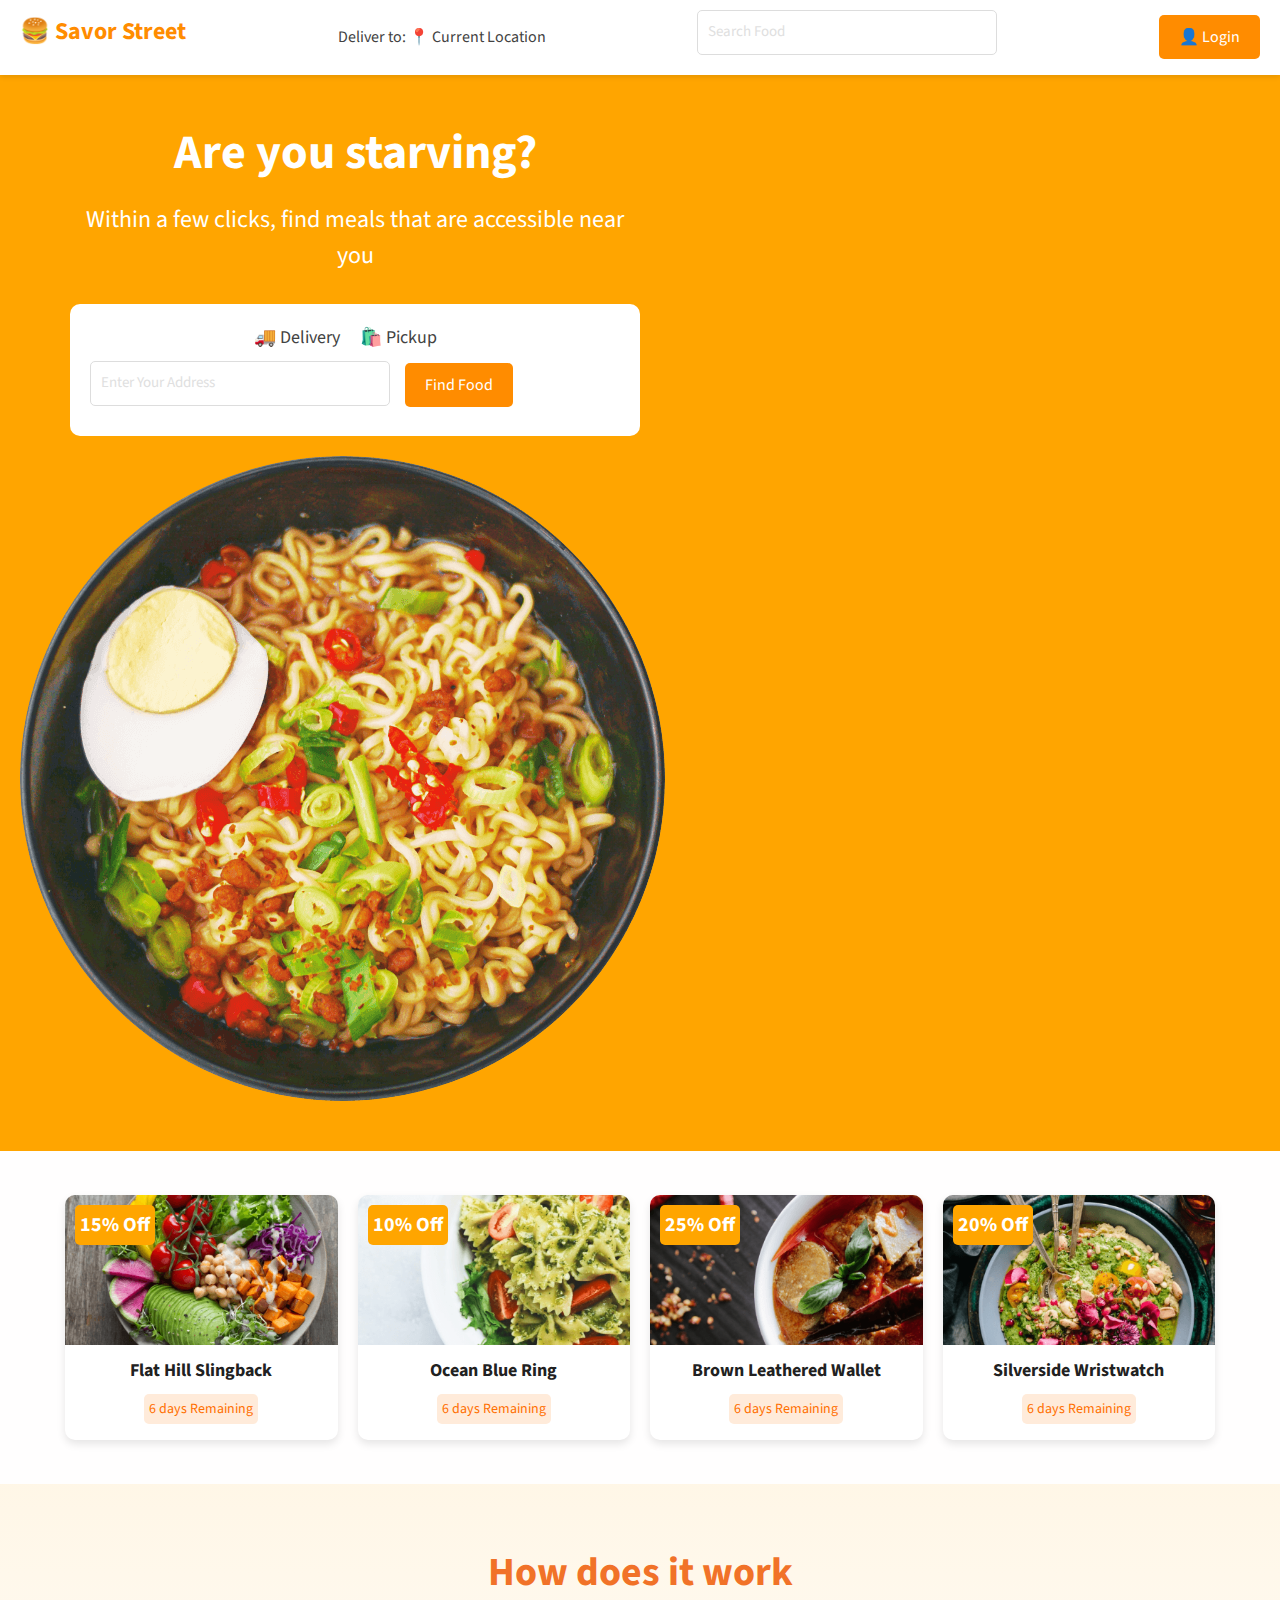
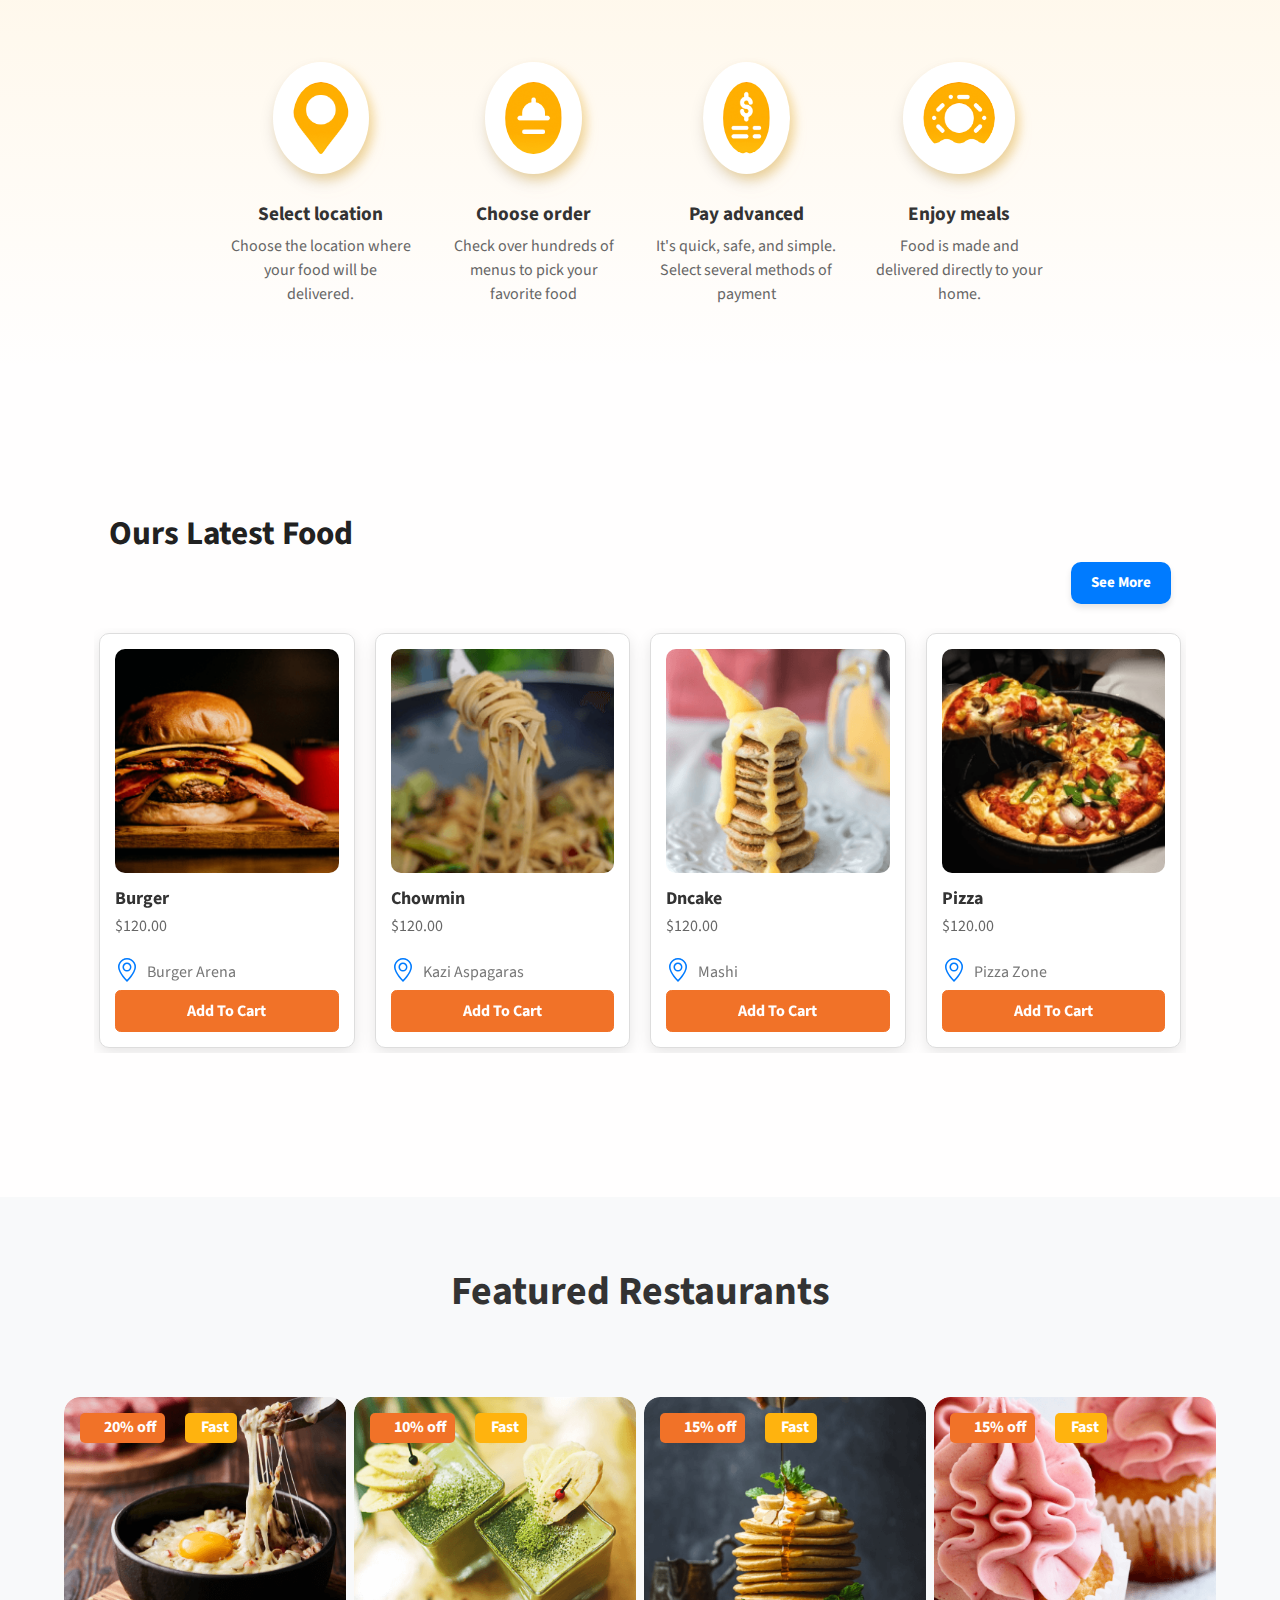
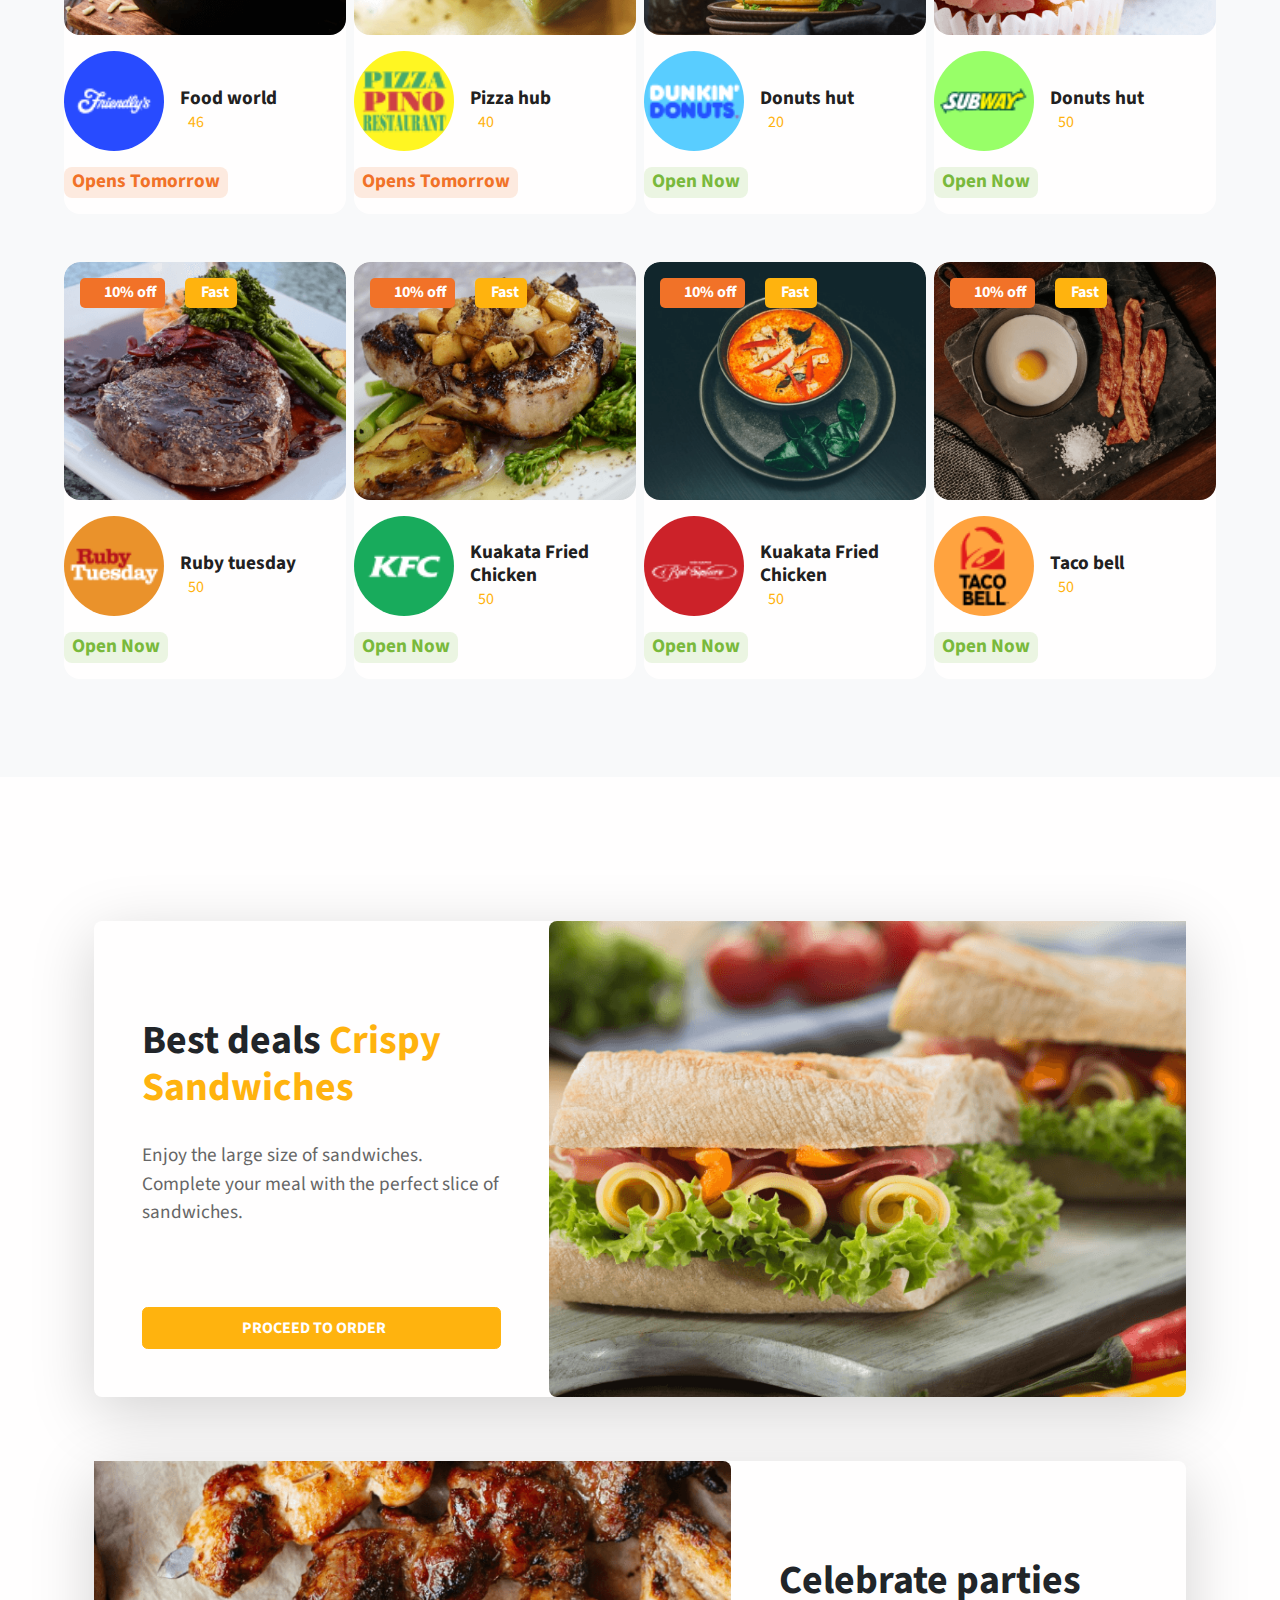
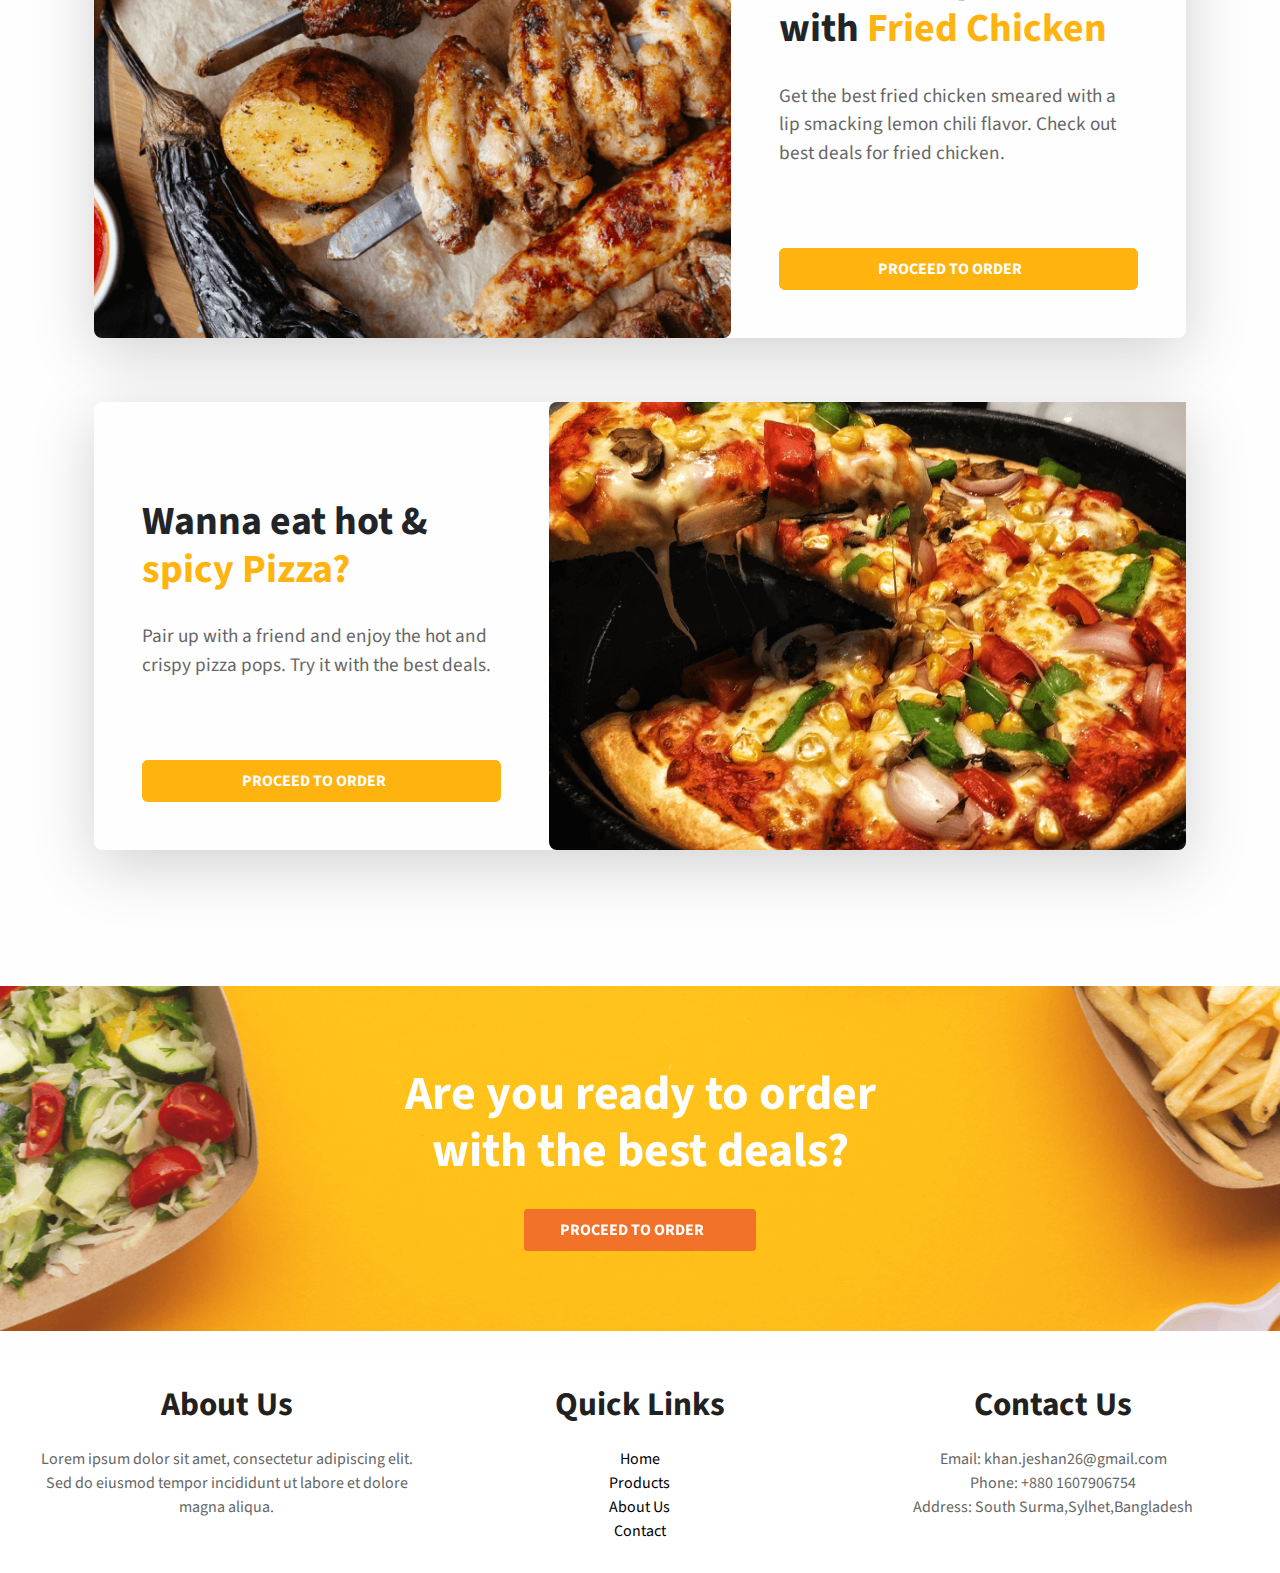
<file: index.html>
<!DOCTYPE html>
<html lang="en">
<head>
    <meta charset="UTF-8">
    <meta name="viewport" content="width=device-width, initial-scale=1.0">
    
    <link href="https://cdn.jsdelivr.net/npm/bootstrap@5.3.0-alpha1/dist/css/bootstrap.min.css" rel="stylesheet">
    <link rel="stylesheet" href="https://maxcdn.bootstrapcdn.com/bootstrap/4.5.2/css/bootstrap.min.css">
    <link href="https://fonts.googleapis.com/css2?family=Jost:wght@300;400;500&family=Lato:wght@300;400;700&display=swap" rel="stylesheet">
    <link href="https://cdn.jsdelivr.net/npm/bootstrap@5.0.2/dist/css/bootstrap.min.css" rel="stylesheet" integrity="sha384-EVSTQN3/azprG1Anm3QDgpJLIm9Nao0Yz1ztcQTwFspd3yD65VohhpuuCOmLASjC" crossorigin="anonymous">
    <!-- Include Owl Carousel CSS -->
<link rel="stylesheet" href="https://cdnjs.cloudflare.com/ajax/libs/OwlCarousel2/2.3.4/assets/owl.carousel.min.css">
<link rel="stylesheet" href="https://cdnjs.cloudflare.com/ajax/libs/OwlCarousel2/2.3.4/assets/owl.theme.default.min.css">
<link href="https://cdn.jsdelivr.net/npm/bootstrap@5.3.0/dist/css/bootstrap.min.css" rel="stylesheet">
<link href="https://cdn.jsdelivr.net/npm/bootstrap-icons@1.10.5/font/bootstrap-icons.css" rel="stylesheet">
    <link rel="stylesheet" href="css/style.css">
    <link rel="stylesheet" href="css/theme.css">
    <link rel="stylesheet" href="css/theme.min.css">
    <link rel="stylesheet" href="css/theme-rtl.css">
    <link rel="stylesheet" href="css/theme-rtl.min.css">
    <link rel="apple-touch-icon" sizes="180x180" href="favicons/apple-touch-icon.png">
    <link rel="icon" type="image/png" sizes="32x32" href="favicons/favicon-32x32.png">
    <link rel="icon" type="image/png" sizes="16x16" href="favicons/favicon-16x16.png">
    <link rel="shortcut icon" type="image/x-icon" href="favicons/favicon.ico">
    <link rel="manifest" href="favicons/manifest.json">
    <meta name="msapplication-TileImage" content="favicons/mstile-150x150.png">
    <title>Savor Street</title>
</head>
<body>
    <header class="header">
      <div class="logo">🍔 <a href="../index.html" style="color: #ff8c00;">Savor Street</a></div>
        <div class="delivery-info">
            <span>Deliver to: 📍 Current Location </span>
        </div>
        <div class="search-bar">
            <input type="text" placeholder="Search Food">
        </div>
        <button class="login-btn">👤 Login</button>
    </header>
    
    <section class="hero">
        <div class="hero-content">
            <h1>Are you starving?</h1>
            <p>Within a few clicks, find meals that are accessible near you</p>
            <div class="search-container">
                <div class="search-options">
                    <div class="search-option" id="delivery">🚚 Delivery</div>
                    <div class="search-option" id="pickup">🛍️ Pickup</div>
                </div>
                <div class="search-bar">
                    <input type="text" placeholder="Enter Your Address">
                    <button class="search-btn">Find Food</button>
                </div>
            </div>
        </div>
        <img src="images/hero-header.png" alt="Delicious noodles" class="food-image">
    </section>
    <br>
    <div class="offer-container">
        <div class="offer-card">
            <img src="images/discount-item-1.png" alt="Flat Hill Slingback">
            <div class="discount">15% Off</div>
            <h3>Flat Hill Slingback</h3>
            <span class="remaining-time">6 days Remaining</span>
        </div>

        <div class="offer-card">
            <img src="images/discount-item-2.png" alt="Ocean Blue Ring">
            <div class="discount">10% Off</div>
            <h3>Ocean Blue Ring</h3>
            <span class="remaining-time">6 days Remaining</span>
        </div>

        <div class="offer-card">
            <img src="images/discount-item-3.png" alt="Brown Leathered Wallet">
            <div class="discount">25% Off</div>
            <h3>Brown Leathered Wallet</h3>
            <span class="remaining-time">6 days Remaining</span>
        </div>

        <div class="offer-card">
            <img src="images/discount-item-4.png" alt="Silverside Wristwatch">
            <div class="discount">20% Off</div>
            <h3>Silverside Wristwatch</h3>
            <span class="remaining-time">6 days Remaining</span>
        </div>
    </div>
    <br>
    <section class="py-0 bg-primary-gradient">

        <div class="container">
          <div class="row justify-content-center g-0">
            <div class="col-xl-9">
              <div class="col-lg-6 text-center mx-auto mb-3 mb-md-5 mt-4">
                <h5 class="fw-bold text-danger fs-3 fs-lg-5 lh-sm my-6">How does it work</h5>
              </div>
              <div class="row">
                <div class="col-sm-6 col-md-3 mb-6">
                  <div class="text-center"><img class="shadow-icon" src="icons/location.png" height="112" alt="..." />
                    <h5 class="mt-4 fw-bold">Select location</h5>
                    <p class="mb-md-0">Choose the location where your food will be delivered.</p>
                  </div>
                </div>
                <div class="col-sm-6 col-md-3 mb-6">
                  <div class="text-center"><img class="shadow-icon" src="icons/order.png" height="112" alt="..." />
                    <h5 class="mt-4 fw-bold">Choose order</h5>
                    <p class="mb-md-0">Check over hundreds of menus to pick your favorite food</p>
                  </div>
                </div>
                <div class="col-sm-6 col-md-3 mb-6">
                  <div class="text-center"><img class="shadow-icon" src="icons/pay.png" height="112" alt="..." />
                    <h5 class="mt-4 fw-bold">Pay advanced</h5>
                    <p class="mb-md-0">It's quick, safe, and simple. Select several methods of payment</p>
                  </div>
                </div>
                <div class="col-sm-6 col-md-3 mb-6">
                  <div class="text-center"><img class="shadow-icon" src="icons/meals.png" height="112" alt="..." />
                    <h5 class="mt-4 fw-bold">Enjoy meals</h5>
                    <p class="mb-md-0">Food is made and delivered directly to your home.</p>
                  </div>
                </div>
              </div>
            </div>
          </div>
        </div><!-- end of .container-->

      </section>
      <br>
      <!-- ***** Men Area Starts ***** -->
<section class="section" id="men">
    <div class="container">
        <div class="row">
            <div class="col-lg-12">
                <div class="col-lg-12">
                    <div class="section-heading">
                        <h2>Ours Latest Food</h2>
                    </div>
                    <div class="button-wrapper">
                        <button id="redirectButton" class="styled-button">See More</button>
                    </div>
                    <br>
                </div>
                <div class="men-item-carousel">
                    <div class="owl-men-item owl-carousel">
                        <div class="item">
                            <div class="thumb">
                                <div class="hover-content">
                                </div>
                                <img src="Gallery/burger.png" alt="">
                            </div>
                            <div class="down-content">
                                <h4 class="product-link">Burger</h4>
                                <span><p class="product-link">$120.00</p></span>
                                <div class="location-icon">
                                    <i class="bi bi-geo-alt"></i>
                                    <span>Burger Arena</span>
                                </div>
                                <div class="d-grid gap-2"><a class="btn btn-lg btn-danger " href="products/cart.html" role="button">Add To Cart</a></div>
                            </div>
                        </div>
                        <div class="item">
                            <div class="thumb">
                                <div class="hover-content">
                                </div>
                                <img src="Gallery/chowmein.png" alt="">
                            </div>
                            <div class="down-content">
                                <h4 class="product-link">Chowmin</h4>
                                <span><p class="product-link">$120.00</p></span>
                                <div class="location-icon">
                                    <i class="bi bi-geo-alt"></i>
                                    <span>Kazi Aspagaras</span>
                                </div>
                                <div class="d-grid gap-2"><a class="btn btn-lg btn-danger " href="products/cart.html" role="button">Add To Cart</a></div>
                            </div>
                        </div>
                        <div class="item">
                            <div class="thumb">
                                <div class="hover-content">
                                </div>
                                <img src="Gallery/dancake.png" alt="">
                            </div>
                            <div class="down-content">
                                <h4 class="product-link">Dncake</h4>
                                <span><p class="product-link">$120.00</p></span>
                                <div class="location-icon">
                                    <i class="bi bi-geo-alt"></i>
                                    <span>Mashi</span>
                                </div>
                                <div class="d-grid gap-2"><a class="btn btn-lg btn-danger " href="products/cart.html" role="button">Add To Cart</a></div>
                            </div>
                        </div>
                        <div class="item">
                            <div class="thumb">
                                <div class="hover-content">
                                </div>
                                <img src="Gallery/search-pizza.png" alt="">
                            </div>
                            <div class="down-content">
                                <h4 class="product-link">Pizza</h4>
                                <span><p class="product-link">$120.00</p></span>
                                <div class="location-icon">
                                    <i class="bi bi-geo-alt"></i>
                                    <span>Pizza Zone</span>
                                </div>
                                <div class="d-grid gap-2"><a class="btn btn-lg btn-danger " href="products/cart.html" role="button">Add To Cart</a></div>
                            </div>
                        </div>
                        <div class="item">
                            <div class="thumb">
                                <div class="hover-content">
                                </div>
                                <img src="Gallery/thai-soup.png" alt="">
                            </div>
                            <div class="down-content">
                                <h4 class="product-link">Thai-Soup</h4>
                                <span><p class="product-link">$120.00</p></span>
                                <div class="location-icon">
                                    <i class="bi bi-geo-alt"></i>
                                    <span>HAAT</span>
                                </div>
                                <div class="d-grid gap-2"><a class="btn btn-lg btn-danger " href="products/cart.html" role="button">Add To Cart</a></div>
                            </div>
                        </div>
                    </div>
                </div>
            </div>
        </div>
    </div>
</section>
<!-- ***** Men Area Ends ***** -->

<section id="testimonial">
    <div class="container">
      <div class="row h-100">
        <div class="col-lg-7 mx-auto text-center mb-6">
          <h5 class="fw-bold fs-3 fs-lg-5 lh-sm mb-3">Featured Restaurants</h5>
        </div>
      </div>
      <div class="row gx-2">
        <div class="col-sm-6 col-md-4 col-lg-3 h-100 mb-5">
          <div class="card card-span h-100 text-white rounded-3"><img class="img-fluid rounded-3 h-100" src="Gallery/food-world.png" alt="..." />
            <div class="card-img-overlay ps-0"><span class="badge bg-danger p-2 ms-3"><i class="fas fa-tag me-2 fs-0"></i><span class="fs-0">20% off</span></span><span class="badge bg-primary ms-2 me-1 p-2"><i class="fas fa-clock me-1 fs-0"></i><span class="fs-0">Fast</span></span></div>
            <div class="card-body ps-0">
              <div class="d-flex align-items-center mb-3"><img class="img-fluid" style="height: 100px;width:auto" src="Gallery/food-world-logo.png" alt="" />
                <div class="flex-1 ms-3">
                  <h5 class="mb-0 fw-bold text-1000" style="text-align:left">Food world</h5><span class="text-primary fs--1 me-1"><i class="fas fa-star"></i></span><span class="mb-0 text-primary">46</span>
                </div>
              </div><span class="badge bg-soft-danger p-2 "><span class="fw-bold fs-1 text-danger">Opens Tomorrow</span></span>
            </div>
          </div>
        </div>
        <div class="col-sm-6 col-md-4 col-lg-3 h-100 mb-5">
          <div class="card card-span h-100 text-white rounded-3"><img class="img-fluid rounded-3 h-100" src="Gallery/pizza-hub.png" alt="..." />
            <div class="card-img-overlay ps-0"><span class="badge bg-danger p-2 ms-3"><i class="fas fa-tag me-2 fs-0"></i><span class="fs-0">10% off</span></span><span class="badge bg-primary ms-2 me-1 p-2"><i class="fas fa-clock me-1 fs-0"></i><span class="fs-0">Fast</span></span></div>
            <div class="card-body ps-0">
              <div class="d-flex align-items-center mb-3"><img class="img-fluid" style="height: 100px;width:auto" src="Gallery/pizzahub-logo.png" alt="" />
                <div class="flex-1 ms-3">
                  <h5 class="mb-0 fw-bold text-1000" style="text-align:left">Pizza hub</h5><span class="text-primary fs--1 me-1"><i class="fas fa-star"></i></span><span class="mb-0 text-primary">40</span>
                </div>
              </div><span class="badge bg-soft-danger p-2"><span class="fw-bold fs-1 text-danger">Opens Tomorrow</span></span>
            </div>
          </div>
        </div>
        <div class="col-sm-6 col-md-4 col-lg-3 h-100 mb-5">
          <div class="card card-span h-100 text-white rounded-3"><img class="img-fluid rounded-3 h-100" src="Gallery/donuts-hut.png" alt="..." />
            <div class="card-img-overlay ps-0"><span class="badge bg-danger p-2 ms-3"><i class="fas fa-tag me-2 fs-0"></i><span class="fs-0">15% off</span></span><span class="badge bg-primary ms-2 me-1 p-2"><i class="fas fa-clock me-1 fs-0"></i><span class="fs-0">Fast</span></span></div>
            <div class="card-body ps-0">
              <div class="d-flex align-items-center mb-3"><img class="img-fluid" style="height: 100px;width:auto" src="Gallery/donuts-hut-logo.png" alt="" />
                <div class="flex-1 ms-3">
                  <h5 class="mb-0 fw-bold text-1000" style="text-align:left">Donuts hut</h5><span class="text-primary fs--1 me-1"><i class="fas fa-star"></i></span><span class="mb-0 text-primary">20</span>
                </div>
              </div><span class="badge bg-soft-success p-2"><span class="fw-bold fs-1 text-success">Open Now</span></span>
            </div>
          </div>
        </div>
        <div class="col-sm-6 col-md-4 col-lg-3 h-100 mb-5">
          <div class="card card-span h-100 text-white rounded-3"><img class="img-fluid rounded-3 h-100" src="Gallery/donuthut.png" alt="..." />
            <div class="card-img-overlay ps-0"><span class="badge bg-danger p-2 ms-3"><i class="fas fa-tag me-2 fs-0"></i><span class="fs-0">15% off</span></span><span class="badge bg-primary ms-2 me-1 p-2"><i class="fas fa-clock me-1 fs-0"></i><span class="fs-0">Fast</span></span></div>
            <div class="card-body ps-0">
              <div class="d-flex align-items-center mb-3"><img class="img-fluid" style="height: 100px;width:auto" src="Gallery/donut-hut-logo.png" alt="" />
                <div class="flex-1 ms-3">
                  <h5 class="mb-0 fw-bold text-1000" style="text-align:left">Donuts hut</h5><span class="text-primary fs--1 me-1"><i class="fas fa-star"></i></span><span class="mb-0 text-primary">50</span>
                </div>
              </div><span class="badge bg-soft-success p-2"><span class="fw-bold fs-1 text-success">Open Now</span></span>
            </div>
          </div>
        </div>
        <div class="col-sm-6 col-md-4 col-lg-3 h-100 mb-5">
          <div class="card card-span h-100 text-white rounded-3"><img class="img-fluid rounded-3 h-100" src="Gallery/ruby-tuesday.png" alt="..." />
            <div class="card-img-overlay ps-0"><span class="badge bg-danger p-2 ms-3"><i class="fas fa-tag me-2 fs-0"></i><span class="fs-0">10% off</span></span><span class="badge bg-primary ms-2 me-1 p-2"><i class="fas fa-clock me-1 fs-0"></i><span class="fs-0">Fast</span></span></div>
            <div class="card-body ps-0">
              <div class="d-flex align-items-center mb-3"><img class="img-fluid" style="height: 100px;width:auto" src="Gallery/ruby-tuesday-logo.png" alt="" />
                <div class="flex-1 ms-3">
                  <h5 class="mb-0 fw-bold text-1000" style="text-align:left">Ruby tuesday</h5><span class="text-primary fs--1 me-1"><i class="fas fa-star"></i></span><span class="mb-0 text-primary">50</span>
                </div>
              </div><span class="badge bg-soft-success p-2"><span class="fw-bold fs-1 text-success">Open Now</span></span>
            </div>
          </div>
        </div>
        <div class="col-sm-6 col-md-4 col-lg-3 h-100 mb-5">
          <div class="card card-span h-100 text-white rounded-3"><img class="img-fluid rounded-3 h-100" src="Gallery/kuakata.png" alt="..." />
            <div class="card-img-overlay ps-0"><span class="badge bg-danger p-2 ms-3"><i class="fas fa-tag me-2 fs-0"></i><span class="fs-0">10% off</span></span><span class="badge bg-primary ms-2 me-1 p-2"><i class="fas fa-clock me-1 fs-0"></i><span class="fs-0">Fast</span></span></div>
            <div class="card-body ps-0">
              <div class="d-flex align-items-center mb-3"><img class="img-fluid" style="height: 100px;width:auto" src="Gallery/kuakata-logo.png" alt="" />
                <div class="flex-1 ms-3">
                  <h5 class="mb-0 fw-bold text-1000" style="text-align:left">Kuakata Fried Chicken</h5><span class="text-primary fs--1 me-1"><i class="fas fa-star"></i></span><span class="mb-0 text-primary">50</span>
                </div>
              </div><span class="badge bg-soft-success p-2"><span class="fw-bold fs-1 text-success">Open Now</span></span>
            </div>
          </div>
        </div>
        <div class="col-sm-6 col-md-4 col-lg-3 h-100 mb-5">
          <div class="card card-span h-100 text-white rounded-3"><img class="img-fluid rounded-3 h-100" src="Gallery/red-square.png" alt="..." />
            <div class="card-img-overlay ps-0"><span class="badge bg-danger p-2 ms-3"><i class="fas fa-tag me-2 fs-0"></i><span class="fs-0">10% off</span></span><span class="badge bg-primary ms-2 me-1 p-2"><i class="fas fa-clock me-1 fs-0"></i><span class="fs-0">Fast</span></span></div>
            <div class="card-body ps-0">
              <div class="d-flex align-items-center mb-3"><img class="img-fluid"  style="height: 100px;width:auto" src="Gallery/red-square-logo.png" alt="" />
                <div class="flex-1 ms-3">
                  <h5 class="mb-0 fw-bold text-1000" style="text-align:left">Kuakata Fried Chicken</h5><span class="text-primary fs--1 me-1"><i class="fas fa-star"></i></span><span class="mb-0 text-primary">50</span>
                </div>
              </div><span class="badge bg-soft-success p-2" ><span class="fw-bold fs-1 text-success">Open Now</span></span>
            </div>
          </div>
        </div>
        <div class="col-sm-6 col-md-4 col-lg-3 h-100 mb-5">
          <div class="card card-span h-100 text-white rounded-3"><img class="img-fluid rounded-3 h-100" src="Gallery/taco-bell.png" alt="..." />
            <div class="card-img-overlay ps-0"><span class="badge bg-danger p-2 ms-3"><i class="fas fa-tag me-2 fs-0"></i><span class="fs-0">10% off</span></span><span class="badge bg-primary ms-2 me-1 p-2"><i class="fas fa-clock me-1 fs-0"></i><span class="fs-0">Fast</span></span></div>
            <div class="card-body ps-0">
              <div class="d-flex align-items-center mb-3"><img class="img-fluid" style="height: 100px;width:auto" src="Gallery/taco-bell-logo.png" alt="" />
                <div class="flex-1 ms-3">
                  <h5 class="mb-0 fw-bold text-1000" style="text-align:left">Taco bell</h5><span class="text-primary fs--1 me-1"><i class="fas fa-star"></i></span><span class="mb-0 text-primary" >50</span>
                </div>
              </div><span class="badge bg-soft-success p-2" ><span class="fw-bold fs-1 text-success" >Open Now</span></span>
            </div>
          </div>
        </div>
        <!-- <div class="col-12 d-flex justify-content-center mt-5"> <a class="btn btn-lg btn-primary" href="#!">View All <i class="fas fa-chevron-right ms-2"> </i></a></div> -->
      </div>
    </div>
  </section>
  <br>
        <!-- ============================================-->
      <!-- <section> begin ============================-->
        <section class="pb-5 pt-8">

          <div class="container">
            <div class="row">
              <div class="col-12">
                <div class="card card-span mb-3 shadow-lg">
                  <div class="card-body py-0">
                    <div class="row justify-content-center">
                      <div class="col-md-5 col-xl-7 col-xxl-8 g-0 order-0 order-md-1"><img class="img-fluid w-100 fit-cover h-100 rounded-top rounded-md-end rounded-md-top-0" src="Gallery/crispy-sandwiches.png" alt="..." /></div>
                      <div class="col-md-7 col-xl-5 col-xxl-4 p-4 p-lg-5">
                        <h1 class="card-title mt-xl-5 mb-4">Best deals <span class="text-primary"> Crispy Sandwiches</span></h1>
                        <p class="fs-1">Enjoy the large size of sandwiches. Complete your meal with the perfect slice of sandwiches.</p>
                        <div class="d-grid bottom-0"><a class="btn btn-lg btn-primary mt-xl-6" href="#!">PROCEED TO ORDER<i class="fas fa-chevron-right ms-2"></i></a></div>
                      </div>
                    </div>
                  </div>
                </div>
              </div>
            </div>
          </div><!-- end of .container-->
  
        </section>
        <!-- <section> close ============================-->
        <!-- ============================================-->
  
  
  
  
        <!-- ============================================-->
        <!-- <section> begin ============================-->
        <section class="py-0">
  
          <div class="container">
            <div class="row">
              <div class="col-12">
                <div class="card card-span mb-3 shadow-lg">
                  <div class="card-body py-0">
                    <div class="row justify-content-center">
                      <div class="col-md-5 col-xl-7 col-xxl-8 g-0 order-md-0"><img class="img-fluid w-100 fit-cover h-100 rounded-top rounded-md-start rounded-md-top-0" src="Gallery/fried-chicken.png" alt="..." /></div>
                      <div class="col-md-7 col-xl-5 col-xxl-4 p-4 p-lg-5">
                        <h1 class="card-title mt-xl-5 mb-4">Celebrate parties with <span class="text-primary">Fried Chicken</span></h1>
                        <p class="fs-1">Get the best fried chicken smeared with a lip smacking lemon chili flavor. Check out best deals for fried chicken.</p>
                        <div class="d-grid bottom-0"><a class="btn btn-lg btn-primary mt-xl-6" href="#!">PROCEED TO ORDER<i class="fas fa-chevron-right ms-2"></i></a></div>
                      </div>
                    </div>
                  </div>
                </div>
              </div>
            </div>
          </div><!-- end of .container-->
  
        </section>
        <!-- <section> close ============================-->
        <!-- ============================================-->
  
  
  
  
        <!-- ============================================-->
        <!-- <section> begin ============================-->
        <section class="pt-5">
  
          <div class="container">
            <div class="row">
              <div class="col-12">
                <div class="card card-span mb-3 shadow-lg">
                  <div class="card-body py-0">
                    <div class="row justify-content-center">
                      <div class="col-md-5 col-xl-7 col-xxl-8 g-0 order-0 order-md-1"><img class="img-fluid w-100 fit-cover h-100 rounded-top rounded-md-end rounded-md-top-0" src="Gallery/pizza.png" alt="..." /></div>
                      <div class="col-md-7 col-xl-5 col-xxl-4 p-4 p-lg-5">
                        <h1 class="card-title mt-xl-5 mb-4">Wanna eat hot & <span class="text-primary">spicy Pizza?</span></h1>
                        <p class="fs-1">Pair up with a friend and enjoy the hot and crispy pizza pops. Try it with the best deals.</p>
                        <div class="d-grid bottom-0"><a class="btn btn-lg btn-primary mt-xl-6" href="#!">PROCEED TO ORDER<i class="fas fa-chevron-right ms-2"></i></a></div>
                      </div>
                    </div>
                  </div>
                </div>
              </div>
            </div>
          </div><!-- end of .container-->
  
        </section>
        <!-- <section> close ============================-->
        <!-- ============================================-->
  
  
        <section class="py-0">
          <div class="bg-holder" style="background-image:url(Gallery/cta-two-bg.png);background-position:center;background-size:cover;">
          </div>
          <!--/.bg-holder-->
  
          <div class="container">
            <div class="row flex-center">
              <div class="col-xxl-9 py-7 text-center">
                <h1 class="fw-bold mb-4 text-white fs-6">Are you ready to order <br />with the best deals? </h1><a class="btn btn-danger" href="#"> PROCEED TO ORDER<i class="fas fa-chevron-right ms-2"></i></a>
              </div>
            </div>
          </div>
        </section>
        <br>
  
        <footer>
          <div class="footer-content">
              <div class="footer-section about">
                  <h2>About Us</h2>
                  <p>Lorem ipsum dolor sit amet, consectetur adipiscing elit. Sed do eiusmod tempor incididunt ut labore et dolore magna aliqua.</p>
              </div>
              <div class="footer-section links">
                  <h2>Quick Links</h2>
                  <ul>
                      <li><a href="index.html">Home</a></li>
                      <li><a href="products/products.html">Products</a></li>
                      <li><a href="products/about.html">About Us</a></li>
                      <li><a href="products/contract.html">Contact</a></li>
                  </ul>
              </div>
              <div class="footer-section contact">
                  <h2>Contact Us</h2>
                  <p>Email: khan.jeshan26@gmail.com</p>
                  <p>Phone: +880 1607906754</p>
                  <p>Address: South Surma,Sylhet,Bangladesh</p>
              </div>
          </div>
      </footer>
       
</body>
<script
src="https://cdn.jsdelivr.net/npm/@popperjs/core@2.11.6/dist/umd/popper.min.j
s"></script>
<script src="https://cdn.jsdelivr.net/npm/bootstrap@5.3.0-
alpha1/dist/js/bootstrap.bundle.min.js"></script>
<script src="https://stackpath.bootstrapcdn.com/bootstrap/5.3.0/js/bootstrap.bundle.min.js"></script>
<script src="https://code.jquery.com/jquery-3.6.0.min.js"></script>

<!-- Include Owl Carousel JS -->
<script src="https://cdnjs.cloudflare.com/ajax/libs/OwlCarousel2/2.3.4/owl.carousel.min.js"></script>
<script src="js/theme.js"></script>

<link href="https://fonts.googleapis.com/css2?family=Source+Sans+Pro:wght@200;300;400;600;700;900&amp;display=swap" rel="stylesheet">


<script src="js/main.js"></script>
<script src="js/theme.min.js"></script>
<script src="js/theme.js"></script>
</html>
</file>
<file: css/theme.css>
/* -------------------------------------------------------------------------- */
/*                                 Theme                                      */
/* -------------------------------------------------------------------------- */
/* prettier-ignore */
/* -------------------------------------------------------------------------- */
/*                                  Utilities                                 */
/* -------------------------------------------------------------------------- */
/*-----------------------------------------------
|   Bootstrap Styles
-----------------------------------------------*/
/*!
 * Bootstrap v5.0.0-alpha1 (https://getbootstrap.com/)
 * Copyright 2011-2020 The Bootstrap Authors
 * Copyright 2011-2020 Twitter, Inc.
 * Licensed under MIT (https://github.com/twbs/bootstrap/blob/main/LICENSE)
 */
:root {
  --bs-blue: #2780ED;
  --bs-indigo: #6237FF;
  --bs-purple: #A71CFF;
  --bs-pink: #D42DA3;
  --bs-red: #F17228;
  --bs-orange: #F17228;
  --bs-yellow: #FFB30E;
  --bs-green: #79B93C;
  --bs-teal: #53F283;
  --bs-cyan: #24FFEA;
  --bs-white: #FFFEFE;
  --bs-gray: #9E9E9E;
  --bs-gray-dark: #616161;
  --bs-primary: #FFB30E;
  --bs-secondary: #2780ED;
  --bs-success: #79B93C;
  --bs-info: #24FFEA;
  --bs-warning: #FFB30E;
  --bs-danger: #F17228;
  --bs-light: #F9FAFD;
  --bs-dark: #212121;
  --bs-font-sans-serif: "Source Sans Pro", "Open Sans", -apple-system, BlinkMacSystemFont, "Segoe UI", "Helvetica Neue", Arial, sans-serif, "Apple Color Emoji", "Segoe UI Emoji", "Segoe UI Symbol";
  --bs-font-monospace: "SFMono-Regular", Menlo, Monaco, Consolas, "Liberation Mono", "Courier New", monospace;
  --bs-gradient: linear-gradient(180deg, rgba(255, 254, 254, 0.15), rgba(255, 254, 254, 0));
}

*,
*::before,
*::after {
  -webkit-box-sizing: border-box;
  box-sizing: border-box;
}

@media (prefers-reduced-motion: no-preference) {
  :root {
    scroll-behavior: smooth;
  }
}

body {
  margin: 0;
  font-family: "Source Sans Pro", -apple-system, BlinkMacSystemFont, "Segoe UI", "Helvetica Neue", Arial, sans-serif, "Apple Color Emoji", "Segoe UI Emoji", "Segoe UI Symbol";
  font-size: 1rem;
  font-weight: 400;
  line-height: 1.5;
  color: #424242;
  background-color: #FFFEFE;
  -webkit-text-size-adjust: 100%;
  -webkit-tap-highlight-color: rgba(0, 0, 0, 0);
}

hr {
  margin: 1rem 0;
  color: #EEEEEE;
  background-color: currentColor;
  border: 0;
  opacity: 1;
}

hr:not([size]) {
  height: 1px;
}

h1, .h1, h2, .h2, h3, .h3, h4, .h4, h5, .h5, h6, .h6 {
  margin-top: 0;
  margin-bottom: 0.5rem;
  font-family: "Source Sans Pro", "Open Sans", -apple-system, BlinkMacSystemFont, "Segoe UI", "Helvetica Neue", Arial, sans-serif, "Apple Color Emoji", "Segoe UI Emoji", "Segoe UI Symbol";
  font-weight: 700;
  line-height: 1.2;
  color: #212121;
}

h1, .h1 {
  font-size: calc(1.37383rem + 1.48598vw);
}

@media (min-width: 1200px) {
  h1, .h1 {
    font-size: 2.48832rem;
  }
}

h2, .h2 {
  font-size: calc(1.33236rem + 0.98832vw);
}

@media (min-width: 1200px) {
  h2, .h2 {
    font-size: 2.0736rem;
  }
}

h3, .h3 {
  font-size: calc(1.2978rem + 0.5736vw);
}

@media (min-width: 1200px) {
  h3, .h3 {
    font-size: 1.728rem;
  }
}

h4, .h4 {
  font-size: calc(1.269rem + 0.228vw);
}

@media (min-width: 1200px) {
  h4, .h4 {
    font-size: 1.44rem;
  }
}

h5, .h5 {
  font-size: 1.2rem;
}

h6, .h6 {
  font-size: 0.83333rem;
}

p {
  margin-top: 0;
  margin-bottom: 1rem;
}

abbr[title],
abbr[data-bs-original-title] {
  -webkit-text-decoration: underline dotted;
  text-decoration: underline dotted;
  cursor: help;
  -webkit-text-decoration-skip-ink: none;
  text-decoration-skip-ink: none;
}

address {
  margin-bottom: 1rem;
  font-style: normal;
  line-height: inherit;
}

ol,
ul {
  padding-left: 2rem;
}

ol,
ul,
dl {
  margin-top: 0;
  margin-bottom: 1rem;
}

ol ol,
ul ul,
ol ul,
ul ol {
  margin-bottom: 0;
}

dt {
  font-weight: 700;
}

dd {
  margin-bottom: .5rem;
  margin-left: 0;
}

blockquote {
  margin: 0 0 1rem;
}

b,
strong {
  font-weight: 800;
}

small, .small {
  font-size: 75%;
}

mark, .mark {
  padding: 0.2em;
  background-color: #fcf8e3;
}

sub,
sup {
  position: relative;
  font-size: 0.75em;
  line-height: 0;
  vertical-align: baseline;
}

sub {
  bottom: -.25em;
}

sup {
  top: -.5em;
}

a {
  color: #212121;
  text-decoration: none;
}

a:hover {
  color: #1a1a1a;
  text-decoration: none;
}

a:not([href]):not([class]), a:not([href]):not([class]):hover {
  color: inherit;
  text-decoration: none;
}

pre,
code,
kbd,
samp {
  font-family: var(--bs-font-monospace);
  font-size: 1em;
  direction: ltr /* rtl:ignore */;
  unicode-bidi: bidi-override;
}

pre {
  display: block;
  margin-top: 0;
  margin-bottom: 1rem;
  overflow: auto;
  font-size: 75%;
}

pre code {
  font-size: inherit;
  color: inherit;
  word-break: normal;
}

code {
  font-size: 75%;
  color: #D42DA3;
  word-wrap: break-word;
}

a > code {
  color: inherit;
}

kbd {
  padding: 0.2rem 0.4rem;
  font-size: 75%;
  color: #FFFEFE;
  background-color: #424242;
  border-radius: 0.25rem;
}

kbd kbd {
  padding: 0;
  font-size: 1em;
  font-weight: 700;
}

figure {
  margin: 0 0 1rem;
}

img,
svg {
  vertical-align: middle;
}

table {
  caption-side: bottom;
  border-collapse: collapse;
}

caption {
  padding-top: 0.5rem;
  padding-bottom: 0.5rem;
  color: #BDBDBD;
  text-align: left;
}

th {
  text-align: inherit;
  text-align: -webkit-match-parent;
}

thead,
tbody,
tfoot,
tr,
td,
th {
  border-color: inherit;
  border-style: solid;
  border-width: 0;
}

label {
  display: inline-block;
}

button {
  border-radius: 0;
}

button:focus:not(:focus-visible) {
  outline: 0;
}

input,
button,
select,
optgroup,
textarea {
  margin: 0;
  font-family: inherit;
  font-size: inherit;
  line-height: inherit;
}

button,
select {
  text-transform: none;
}

[role="button"] {
  cursor: pointer;
}

select {
  word-wrap: normal;
}

select:disabled {
  opacity: 1;
}

[list]::-webkit-calendar-picker-indicator {
  display: none;
}

button,
[type="button"],
[type="reset"],
[type="submit"] {
  -webkit-appearance: button;
}

button:not(:disabled),
[type="button"]:not(:disabled),
[type="reset"]:not(:disabled),
[type="submit"]:not(:disabled) {
  cursor: pointer;
}

::-moz-focus-inner {
  padding: 0;
  border-style: none;
}

textarea {
  resize: vertical;
}

fieldset {
  min-width: 0;
  padding: 0;
  margin: 0;
  border: 0;
}

legend {
  float: left;
  width: 100%;
  padding: 0;
  margin-bottom: 0.5rem;
  font-size: calc(1.275rem + 0.3vw);
  line-height: inherit;
}

@media (min-width: 1200px) {
  legend {
    font-size: 1.5rem;
  }
}

legend + * {
  clear: left;
}

::-webkit-datetime-edit-fields-wrapper,
::-webkit-datetime-edit-text,
::-webkit-datetime-edit-minute,
::-webkit-datetime-edit-hour-field,
::-webkit-datetime-edit-day-field,
::-webkit-datetime-edit-month-field,
::-webkit-datetime-edit-year-field {
  padding: 0;
}

::-webkit-inner-spin-button {
  height: auto;
}

[type="search"] {
  outline-offset: -2px;
  -webkit-appearance: textfield;
}

/* rtl:raw:
[type="tel"],
[type="url"],
[type="email"],
[type="number"] {
  direction: ltr;
}
*/
::-webkit-search-decoration {
  -webkit-appearance: none;
}

::-webkit-color-swatch-wrapper {
  padding: 0;
}

::file-selector-button {
  font: inherit;
}

::-webkit-file-upload-button {
  font: inherit;
  -webkit-appearance: button;
}

output {
  display: inline-block;
}

iframe {
  border: 0;
}

summary {
  display: list-item;
  cursor: pointer;
}

progress {
  vertical-align: baseline;
}

[hidden] {
  display: none !important;
}

.lead {
  font-size: 1.2rem;
  font-weight: 400;
}

.display-1 {
  font-size: calc(1.55498rem + 3.65978vw);
  font-weight: 900;
  line-height: 1;
}

@media (min-width: 1200px) {
  .display-1 {
    font-size: 4.29982rem;
  }
}

.display-2 {
  font-size: calc(1.48332rem + 2.79982vw);
  font-weight: 900;
  line-height: 1;
}

@media (min-width: 1200px) {
  .display-2 {
    font-size: 3.58318rem;
  }
}

.display-3 {
  font-size: calc(1.4236rem + 2.08318vw);
  font-weight: 900;
  line-height: 1;
}

@media (min-width: 1200px) {
  .display-3 {
    font-size: 2.98598rem;
  }
}

.display-4 {
  font-size: calc(1.37383rem + 1.48598vw);
  font-weight: 900;
  line-height: 1;
}

@media (min-width: 1200px) {
  .display-4 {
    font-size: 2.48832rem;
  }
}

.display-5 {
  font-size: calc(1.33236rem + 0.98832vw);
  font-weight: 900;
  line-height: 1;
}

@media (min-width: 1200px) {
  .display-5 {
    font-size: 2.0736rem;
  }
}

.display-6 {
  font-size: calc(1.2978rem + 0.5736vw);
  font-weight: 900;
  line-height: 1;
}

@media (min-width: 1200px) {
  .display-6 {
    font-size: 1.728rem;
  }
}

.list-unstyled {
  padding-left: 0;
  list-style: none;
}

.list-inline {
  padding-left: 0;
  list-style: none;
}

.list-inline-item {
  display: inline-block;
}

.list-inline-item:not(:last-child) {
  margin-right: 0.5rem;
}

.initialism {
  font-size: 75%;
  text-transform: uppercase;
}

.blockquote {
  margin-bottom: 1rem;
  font-size: 1.2rem;
}

.blockquote > :last-child {
  margin-bottom: 0;
}

.blockquote-footer {
  margin-top: -1rem;
  margin-bottom: 1rem;
  font-size: 75%;
  color: #9E9E9E;
}

.blockquote-footer::before {
  content: "\2014\00A0";
}

.img-fluid {
  max-width: 100%;
  height: auto;
}

.img-thumbnail {
  padding: 0.25rem;
  background-color: #FFFEFE;
  border: 1px solid #EEEEEE;
  border-radius: 0.5rem;
  max-width: 100%;
  height: auto;
}

.figure {
  display: inline-block;
}

.figure-img {
  margin-bottom: 0.5rem;
  line-height: 1;
}

.figure-caption {
  font-size: 75%;
  color: #9E9E9E;
}

.container,
.container-fluid,
.container-sm,
.container-md,
.container-lg,
.container-xl,
.container-xxl {
  width: 100%;
  padding-right: var(--bs-gutter-x, 1rem);
  padding-left: var(--bs-gutter-x, 1rem);
  margin-right: auto;
  margin-left: auto;
}

@media (min-width: 576px) {
  .container, .container-sm {
    max-width: 540px;
  }
}

@media (min-width: 768px) {
  .container, .container-sm, .container-md {
    max-width: 720px;
  }
}

@media (min-width: 992px) {
  .container, .container-sm, .container-md, .container-lg {
    max-width: 960px;
  }
}

@media (min-width: 1200px) {
  .container, .container-sm, .container-md, .container-lg, .container-xl {
    max-width: 1140px;
  }
}

@media (min-width: 1540px) {
  .container, .container-sm, .container-md, .container-lg, .container-xl, .container-xxl {
    max-width: 1480px;
  }
}

.row {
  --bs-gutter-x: 2rem;
  --bs-gutter-y: 0;
  display: -webkit-box;
  display: -ms-flexbox;
  display: flex;
  -ms-flex-wrap: wrap;
  flex-wrap: wrap;
  margin-top: calc(var(--bs-gutter-y) * -1);
  margin-right: calc(var(--bs-gutter-x) / -2);
  margin-left: calc(var(--bs-gutter-x) / -2);
}

.row > * {
  -ms-flex-negative: 0;
  flex-shrink: 0;
  width: 100%;
  max-width: 100%;
  padding-right: calc(var(--bs-gutter-x) / 2);
  padding-left: calc(var(--bs-gutter-x) / 2);
  margin-top: var(--bs-gutter-y);
}

.col {
  -webkit-box-flex: 1;
  -ms-flex: 1 0 0%;
  flex: 1 0 0%;
}

.row-cols-auto > * {
  -webkit-box-flex: 0;
  -ms-flex: 0 0 auto;
  flex: 0 0 auto;
  width: auto;
}

.row-cols-1 > * {
  -webkit-box-flex: 0;
  -ms-flex: 0 0 auto;
  flex: 0 0 auto;
  width: 100%;
}

.row-cols-2 > * {
  -webkit-box-flex: 0;
  -ms-flex: 0 0 auto;
  flex: 0 0 auto;
  width: 50%;
}

.row-cols-3 > * {
  -webkit-box-flex: 0;
  -ms-flex: 0 0 auto;
  flex: 0 0 auto;
  width: 33.33333%;
}

.row-cols-4 > * {
  -webkit-box-flex: 0;
  -ms-flex: 0 0 auto;
  flex: 0 0 auto;
  width: 25%;
}

.row-cols-5 > * {
  -webkit-box-flex: 0;
  -ms-flex: 0 0 auto;
  flex: 0 0 auto;
  width: 20%;
}

.row-cols-6 > * {
  -webkit-box-flex: 0;
  -ms-flex: 0 0 auto;
  flex: 0 0 auto;
  width: 16.66667%;
}

.col-auto {
  -webkit-box-flex: 0;
  -ms-flex: 0 0 auto;
  flex: 0 0 auto;
  width: auto;
}

.col-1 {
  -webkit-box-flex: 0;
  -ms-flex: 0 0 auto;
  flex: 0 0 auto;
  width: 8.33333%;
}

.col-2 {
  -webkit-box-flex: 0;
  -ms-flex: 0 0 auto;
  flex: 0 0 auto;
  width: 16.66667%;
}

.col-3 {
  -webkit-box-flex: 0;
  -ms-flex: 0 0 auto;
  flex: 0 0 auto;
  width: 25%;
}

.col-4 {
  -webkit-box-flex: 0;
  -ms-flex: 0 0 auto;
  flex: 0 0 auto;
  width: 33.33333%;
}

.col-5 {
  -webkit-box-flex: 0;
  -ms-flex: 0 0 auto;
  flex: 0 0 auto;
  width: 41.66667%;
}

.col-6 {
  -webkit-box-flex: 0;
  -ms-flex: 0 0 auto;
  flex: 0 0 auto;
  width: 50%;
}

.col-7 {
  -webkit-box-flex: 0;
  -ms-flex: 0 0 auto;
  flex: 0 0 auto;
  width: 58.33333%;
}

.col-8 {
  -webkit-box-flex: 0;
  -ms-flex: 0 0 auto;
  flex: 0 0 auto;
  width: 66.66667%;
}

.col-9 {
  -webkit-box-flex: 0;
  -ms-flex: 0 0 auto;
  flex: 0 0 auto;
  width: 75%;
}

.col-10 {
  -webkit-box-flex: 0;
  -ms-flex: 0 0 auto;
  flex: 0 0 auto;
  width: 83.33333%;
}

.col-11 {
  -webkit-box-flex: 0;
  -ms-flex: 0 0 auto;
  flex: 0 0 auto;
  width: 91.66667%;
}

.col-12 {
  -webkit-box-flex: 0;
  -ms-flex: 0 0 auto;
  flex: 0 0 auto;
  width: 100%;
}

.offset-1 {
  margin-left: 8.33333%;
}

.offset-2 {
  margin-left: 16.66667%;
}

.offset-3 {
  margin-left: 25%;
}

.offset-4 {
  margin-left: 33.33333%;
}

.offset-5 {
  margin-left: 41.66667%;
}

.offset-6 {
  margin-left: 50%;
}

.offset-7 {
  margin-left: 58.33333%;
}

.offset-8 {
  margin-left: 66.66667%;
}

.offset-9 {
  margin-left: 75%;
}

.offset-10 {
  margin-left: 83.33333%;
}

.offset-11 {
  margin-left: 91.66667%;
}

.g-0,
.gx-0 {
  --bs-gutter-x: 0;
}

.g-0,
.gy-0 {
  --bs-gutter-y: 0;
}

.g-1,
.gx-1 {
  --bs-gutter-x: 0.25rem;
}

.g-1,
.gy-1 {
  --bs-gutter-y: 0.25rem;
}

.g-2,
.gx-2 {
  --bs-gutter-x: 0.5rem;
}

.g-2,
.gy-2 {
  --bs-gutter-y: 0.5rem;
}

.g-3,
.gx-3 {
  --bs-gutter-x: 1rem;
}

.g-3,
.gy-3 {
  --bs-gutter-y: 1rem;
}

.g-4,
.gx-4 {
  --bs-gutter-x: 1.8rem;
}

.g-4,
.gy-4 {
  --bs-gutter-y: 1.8rem;
}

.g-5,
.gx-5 {
  --bs-gutter-x: 3rem;
}

.g-5,
.gy-5 {
  --bs-gutter-y: 3rem;
}

.g-6,
.gx-6 {
  --bs-gutter-x: 4rem;
}

.g-6,
.gy-6 {
  --bs-gutter-y: 4rem;
}

.g-7,
.gx-7 {
  --bs-gutter-x: 5rem;
}

.g-7,
.gy-7 {
  --bs-gutter-y: 5rem;
}

.g-8,
.gx-8 {
  --bs-gutter-x: 7.5rem;
}

.g-8,
.gy-8 {
  --bs-gutter-y: 7.5rem;
}

.g-9,
.gx-9 {
  --bs-gutter-x: 10rem;
}

.g-9,
.gy-9 {
  --bs-gutter-y: 10rem;
}

.g-10,
.gx-10 {
  --bs-gutter-x: 12.5rem;
}

.g-10,
.gy-10 {
  --bs-gutter-y: 12.5rem;
}

.g-11,
.gx-11 {
  --bs-gutter-x: 15rem;
}

.g-11,
.gy-11 {
  --bs-gutter-y: 15rem;
}

@media (min-width: 576px) {
  .col-sm {
    -webkit-box-flex: 1;
    -ms-flex: 1 0 0%;
    flex: 1 0 0%;
  }
  .row-cols-sm-auto > * {
    -webkit-box-flex: 0;
    -ms-flex: 0 0 auto;
    flex: 0 0 auto;
    width: auto;
  }
  .row-cols-sm-1 > * {
    -webkit-box-flex: 0;
    -ms-flex: 0 0 auto;
    flex: 0 0 auto;
    width: 100%;
  }
  .row-cols-sm-2 > * {
    -webkit-box-flex: 0;
    -ms-flex: 0 0 auto;
    flex: 0 0 auto;
    width: 50%;
  }
  .row-cols-sm-3 > * {
    -webkit-box-flex: 0;
    -ms-flex: 0 0 auto;
    flex: 0 0 auto;
    width: 33.33333%;
  }
  .row-cols-sm-4 > * {
    -webkit-box-flex: 0;
    -ms-flex: 0 0 auto;
    flex: 0 0 auto;
    width: 25%;
  }
  .row-cols-sm-5 > * {
    -webkit-box-flex: 0;
    -ms-flex: 0 0 auto;
    flex: 0 0 auto;
    width: 20%;
  }
  .row-cols-sm-6 > * {
    -webkit-box-flex: 0;
    -ms-flex: 0 0 auto;
    flex: 0 0 auto;
    width: 16.66667%;
  }
  .col-sm-auto {
    -webkit-box-flex: 0;
    -ms-flex: 0 0 auto;
    flex: 0 0 auto;
    width: auto;
  }
  .col-sm-1 {
    -webkit-box-flex: 0;
    -ms-flex: 0 0 auto;
    flex: 0 0 auto;
    width: 8.33333%;
  }
  .col-sm-2 {
    -webkit-box-flex: 0;
    -ms-flex: 0 0 auto;
    flex: 0 0 auto;
    width: 16.66667%;
  }
  .col-sm-3 {
    -webkit-box-flex: 0;
    -ms-flex: 0 0 auto;
    flex: 0 0 auto;
    width: 25%;
  }
  .col-sm-4 {
    -webkit-box-flex: 0;
    -ms-flex: 0 0 auto;
    flex: 0 0 auto;
    width: 33.33333%;
  }
  .col-sm-5 {
    -webkit-box-flex: 0;
    -ms-flex: 0 0 auto;
    flex: 0 0 auto;
    width: 41.66667%;
  }
  .col-sm-6 {
    -webkit-box-flex: 0;
    -ms-flex: 0 0 auto;
    flex: 0 0 auto;
    width: 50%;
  }
  .col-sm-7 {
    -webkit-box-flex: 0;
    -ms-flex: 0 0 auto;
    flex: 0 0 auto;
    width: 58.33333%;
  }
  .col-sm-8 {
    -webkit-box-flex: 0;
    -ms-flex: 0 0 auto;
    flex: 0 0 auto;
    width: 66.66667%;
  }
  .col-sm-9 {
    -webkit-box-flex: 0;
    -ms-flex: 0 0 auto;
    flex: 0 0 auto;
    width: 75%;
  }
  .col-sm-10 {
    -webkit-box-flex: 0;
    -ms-flex: 0 0 auto;
    flex: 0 0 auto;
    width: 83.33333%;
  }
  .col-sm-11 {
    -webkit-box-flex: 0;
    -ms-flex: 0 0 auto;
    flex: 0 0 auto;
    width: 91.66667%;
  }
  .col-sm-12 {
    -webkit-box-flex: 0;
    -ms-flex: 0 0 auto;
    flex: 0 0 auto;
    width: 100%;
  }
  .offset-sm-0 {
    margin-left: 0;
  }
  .offset-sm-1 {
    margin-left: 8.33333%;
  }
  .offset-sm-2 {
    margin-left: 16.66667%;
  }
  .offset-sm-3 {
    margin-left: 25%;
  }
  .offset-sm-4 {
    margin-left: 33.33333%;
  }
  .offset-sm-5 {
    margin-left: 41.66667%;
  }
  .offset-sm-6 {
    margin-left: 50%;
  }
  .offset-sm-7 {
    margin-left: 58.33333%;
  }
  .offset-sm-8 {
    margin-left: 66.66667%;
  }
  .offset-sm-9 {
    margin-left: 75%;
  }
  .offset-sm-10 {
    margin-left: 83.33333%;
  }
  .offset-sm-11 {
    margin-left: 91.66667%;
  }
  .g-sm-0,
  .gx-sm-0 {
    --bs-gutter-x: 0;
  }
  .g-sm-0,
  .gy-sm-0 {
    --bs-gutter-y: 0;
  }
  .g-sm-1,
  .gx-sm-1 {
    --bs-gutter-x: 0.25rem;
  }
  .g-sm-1,
  .gy-sm-1 {
    --bs-gutter-y: 0.25rem;
  }
  .g-sm-2,
  .gx-sm-2 {
    --bs-gutter-x: 0.5rem;
  }
  .g-sm-2,
  .gy-sm-2 {
    --bs-gutter-y: 0.5rem;
  }
  .g-sm-3,
  .gx-sm-3 {
    --bs-gutter-x: 1rem;
  }
  .g-sm-3,
  .gy-sm-3 {
    --bs-gutter-y: 1rem;
  }
  .g-sm-4,
  .gx-sm-4 {
    --bs-gutter-x: 1.8rem;
  }
  .g-sm-4,
  .gy-sm-4 {
    --bs-gutter-y: 1.8rem;
  }
  .g-sm-5,
  .gx-sm-5 {
    --bs-gutter-x: 3rem;
  }
  .g-sm-5,
  .gy-sm-5 {
    --bs-gutter-y: 3rem;
  }
  .g-sm-6,
  .gx-sm-6 {
    --bs-gutter-x: 4rem;
  }
  .g-sm-6,
  .gy-sm-6 {
    --bs-gutter-y: 4rem;
  }
  .g-sm-7,
  .gx-sm-7 {
    --bs-gutter-x: 5rem;
  }
  .g-sm-7,
  .gy-sm-7 {
    --bs-gutter-y: 5rem;
  }
  .g-sm-8,
  .gx-sm-8 {
    --bs-gutter-x: 7.5rem;
  }
  .g-sm-8,
  .gy-sm-8 {
    --bs-gutter-y: 7.5rem;
  }
  .g-sm-9,
  .gx-sm-9 {
    --bs-gutter-x: 10rem;
  }
  .g-sm-9,
  .gy-sm-9 {
    --bs-gutter-y: 10rem;
  }
  .g-sm-10,
  .gx-sm-10 {
    --bs-gutter-x: 12.5rem;
  }
  .g-sm-10,
  .gy-sm-10 {
    --bs-gutter-y: 12.5rem;
  }
  .g-sm-11,
  .gx-sm-11 {
    --bs-gutter-x: 15rem;
  }
  .g-sm-11,
  .gy-sm-11 {
    --bs-gutter-y: 15rem;
  }
}

@media (min-width: 768px) {
  .col-md {
    -webkit-box-flex: 1;
    -ms-flex: 1 0 0%;
    flex: 1 0 0%;
  }
  .row-cols-md-auto > * {
    -webkit-box-flex: 0;
    -ms-flex: 0 0 auto;
    flex: 0 0 auto;
    width: auto;
  }
  .row-cols-md-1 > * {
    -webkit-box-flex: 0;
    -ms-flex: 0 0 auto;
    flex: 0 0 auto;
    width: 100%;
  }
  .row-cols-md-2 > * {
    -webkit-box-flex: 0;
    -ms-flex: 0 0 auto;
    flex: 0 0 auto;
    width: 50%;
  }
  .row-cols-md-3 > * {
    -webkit-box-flex: 0;
    -ms-flex: 0 0 auto;
    flex: 0 0 auto;
    width: 33.33333%;
  }
  .row-cols-md-4 > * {
    -webkit-box-flex: 0;
    -ms-flex: 0 0 auto;
    flex: 0 0 auto;
    width: 25%;
  }
  .row-cols-md-5 > * {
    -webkit-box-flex: 0;
    -ms-flex: 0 0 auto;
    flex: 0 0 auto;
    width: 20%;
  }
  .row-cols-md-6 > * {
    -webkit-box-flex: 0;
    -ms-flex: 0 0 auto;
    flex: 0 0 auto;
    width: 16.66667%;
  }
  .col-md-auto {
    -webkit-box-flex: 0;
    -ms-flex: 0 0 auto;
    flex: 0 0 auto;
    width: auto;
  }
  .col-md-1 {
    -webkit-box-flex: 0;
    -ms-flex: 0 0 auto;
    flex: 0 0 auto;
    width: 8.33333%;
  }
  .col-md-2 {
    -webkit-box-flex: 0;
    -ms-flex: 0 0 auto;
    flex: 0 0 auto;
    width: 16.66667%;
  }
  .col-md-3 {
    -webkit-box-flex: 0;
    -ms-flex: 0 0 auto;
    flex: 0 0 auto;
    width: 25%;
  }
  .col-md-4 {
    -webkit-box-flex: 0;
    -ms-flex: 0 0 auto;
    flex: 0 0 auto;
    width: 33.33333%;
  }
  .col-md-5 {
    -webkit-box-flex: 0;
    -ms-flex: 0 0 auto;
    flex: 0 0 auto;
    width: 41.66667%;
  }
  .col-md-6 {
    -webkit-box-flex: 0;
    -ms-flex: 0 0 auto;
    flex: 0 0 auto;
    width: 50%;
  }
  .col-md-7 {
    -webkit-box-flex: 0;
    -ms-flex: 0 0 auto;
    flex: 0 0 auto;
    width: 58.33333%;
  }
  .col-md-8 {
    -webkit-box-flex: 0;
    -ms-flex: 0 0 auto;
    flex: 0 0 auto;
    width: 66.66667%;
  }
  .col-md-9 {
    -webkit-box-flex: 0;
    -ms-flex: 0 0 auto;
    flex: 0 0 auto;
    width: 75%;
  }
  .col-md-10 {
    -webkit-box-flex: 0;
    -ms-flex: 0 0 auto;
    flex: 0 0 auto;
    width: 83.33333%;
  }
  .col-md-11 {
    -webkit-box-flex: 0;
    -ms-flex: 0 0 auto;
    flex: 0 0 auto;
    width: 91.66667%;
  }
  .col-md-12 {
    -webkit-box-flex: 0;
    -ms-flex: 0 0 auto;
    flex: 0 0 auto;
    width: 100%;
  }
  .offset-md-0 {
    margin-left: 0;
  }
  .offset-md-1 {
    margin-left: 8.33333%;
  }
  .offset-md-2 {
    margin-left: 16.66667%;
  }
  .offset-md-3 {
    margin-left: 25%;
  }
  .offset-md-4 {
    margin-left: 33.33333%;
  }
  .offset-md-5 {
    margin-left: 41.66667%;
  }
  .offset-md-6 {
    margin-left: 50%;
  }
  .offset-md-7 {
    margin-left: 58.33333%;
  }
  .offset-md-8 {
    margin-left: 66.66667%;
  }
  .offset-md-9 {
    margin-left: 75%;
  }
  .offset-md-10 {
    margin-left: 83.33333%;
  }
  .offset-md-11 {
    margin-left: 91.66667%;
  }
  .g-md-0,
  .gx-md-0 {
    --bs-gutter-x: 0;
  }
  .g-md-0,
  .gy-md-0 {
    --bs-gutter-y: 0;
  }
  .g-md-1,
  .gx-md-1 {
    --bs-gutter-x: 0.25rem;
  }
  .g-md-1,
  .gy-md-1 {
    --bs-gutter-y: 0.25rem;
  }
  .g-md-2,
  .gx-md-2 {
    --bs-gutter-x: 0.5rem;
  }
  .g-md-2,
  .gy-md-2 {
    --bs-gutter-y: 0.5rem;
  }
  .g-md-3,
  .gx-md-3 {
    --bs-gutter-x: 1rem;
  }
  .g-md-3,
  .gy-md-3 {
    --bs-gutter-y: 1rem;
  }
  .g-md-4,
  .gx-md-4 {
    --bs-gutter-x: 1.8rem;
  }
  .g-md-4,
  .gy-md-4 {
    --bs-gutter-y: 1.8rem;
  }
  .g-md-5,
  .gx-md-5 {
    --bs-gutter-x: 3rem;
  }
  .g-md-5,
  .gy-md-5 {
    --bs-gutter-y: 3rem;
  }
  .g-md-6,
  .gx-md-6 {
    --bs-gutter-x: 4rem;
  }
  .g-md-6,
  .gy-md-6 {
    --bs-gutter-y: 4rem;
  }
  .g-md-7,
  .gx-md-7 {
    --bs-gutter-x: 5rem;
  }
  .g-md-7,
  .gy-md-7 {
    --bs-gutter-y: 5rem;
  }
  .g-md-8,
  .gx-md-8 {
    --bs-gutter-x: 7.5rem;
  }
  .g-md-8,
  .gy-md-8 {
    --bs-gutter-y: 7.5rem;
  }
  .g-md-9,
  .gx-md-9 {
    --bs-gutter-x: 10rem;
  }
  .g-md-9,
  .gy-md-9 {
    --bs-gutter-y: 10rem;
  }
  .g-md-10,
  .gx-md-10 {
    --bs-gutter-x: 12.5rem;
  }
  .g-md-10,
  .gy-md-10 {
    --bs-gutter-y: 12.5rem;
  }
  .g-md-11,
  .gx-md-11 {
    --bs-gutter-x: 15rem;
  }
  .g-md-11,
  .gy-md-11 {
    --bs-gutter-y: 15rem;
  }
}

@media (min-width: 992px) {
  .col-lg {
    -webkit-box-flex: 1;
    -ms-flex: 1 0 0%;
    flex: 1 0 0%;
  }
  .row-cols-lg-auto > * {
    -webkit-box-flex: 0;
    -ms-flex: 0 0 auto;
    flex: 0 0 auto;
    width: auto;
  }
  .row-cols-lg-1 > * {
    -webkit-box-flex: 0;
    -ms-flex: 0 0 auto;
    flex: 0 0 auto;
    width: 100%;
  }
  .row-cols-lg-2 > * {
    -webkit-box-flex: 0;
    -ms-flex: 0 0 auto;
    flex: 0 0 auto;
    width: 50%;
  }
  .row-cols-lg-3 > * {
    -webkit-box-flex: 0;
    -ms-flex: 0 0 auto;
    flex: 0 0 auto;
    width: 33.33333%;
  }
  .row-cols-lg-4 > * {
    -webkit-box-flex: 0;
    -ms-flex: 0 0 auto;
    flex: 0 0 auto;
    width: 25%;
  }
  .row-cols-lg-5 > * {
    -webkit-box-flex: 0;
    -ms-flex: 0 0 auto;
    flex: 0 0 auto;
    width: 20%;
  }
  .row-cols-lg-6 > * {
    -webkit-box-flex: 0;
    -ms-flex: 0 0 auto;
    flex: 0 0 auto;
    width: 16.66667%;
  }
  .col-lg-auto {
    -webkit-box-flex: 0;
    -ms-flex: 0 0 auto;
    flex: 0 0 auto;
    width: auto;
  }
  .col-lg-1 {
    -webkit-box-flex: 0;
    -ms-flex: 0 0 auto;
    flex: 0 0 auto;
    width: 8.33333%;
  }
  .col-lg-2 {
    -webkit-box-flex: 0;
    -ms-flex: 0 0 auto;
    flex: 0 0 auto;
    width: 16.66667%;
  }
  .col-lg-3 {
    -webkit-box-flex: 0;
    -ms-flex: 0 0 auto;
    flex: 0 0 auto;
    width: 25%;
  }
  .col-lg-4 {
    -webkit-box-flex: 0;
    -ms-flex: 0 0 auto;
    flex: 0 0 auto;
    width: 33.33333%;
  }
  .col-lg-5 {
    -webkit-box-flex: 0;
    -ms-flex: 0 0 auto;
    flex: 0 0 auto;
    width: 41.66667%;
  }
  .col-lg-6 {
    -webkit-box-flex: 0;
    -ms-flex: 0 0 auto;
    flex: 0 0 auto;
    width: 50%;
  }
  .col-lg-7 {
    -webkit-box-flex: 0;
    -ms-flex: 0 0 auto;
    flex: 0 0 auto;
    width: 58.33333%;
  }
  .col-lg-8 {
    -webkit-box-flex: 0;
    -ms-flex: 0 0 auto;
    flex: 0 0 auto;
    width: 66.66667%;
  }
  .col-lg-9 {
    -webkit-box-flex: 0;
    -ms-flex: 0 0 auto;
    flex: 0 0 auto;
    width: 75%;
  }
  .col-lg-10 {
    -webkit-box-flex: 0;
    -ms-flex: 0 0 auto;
    flex: 0 0 auto;
    width: 83.33333%;
  }
  .col-lg-11 {
    -webkit-box-flex: 0;
    -ms-flex: 0 0 auto;
    flex: 0 0 auto;
    width: 91.66667%;
  }
  .col-lg-12 {
    -webkit-box-flex: 0;
    -ms-flex: 0 0 auto;
    flex: 0 0 auto;
    width: 100%;
  }
  .offset-lg-0 {
    margin-left: 0;
  }
  .offset-lg-1 {
    margin-left: 8.33333%;
  }
  .offset-lg-2 {
    margin-left: 16.66667%;
  }
  .offset-lg-3 {
    margin-left: 25%;
  }
  .offset-lg-4 {
    margin-left: 33.33333%;
  }
  .offset-lg-5 {
    margin-left: 41.66667%;
  }
  .offset-lg-6 {
    margin-left: 50%;
  }
  .offset-lg-7 {
    margin-left: 58.33333%;
  }
  .offset-lg-8 {
    margin-left: 66.66667%;
  }
  .offset-lg-9 {
    margin-left: 75%;
  }
  .offset-lg-10 {
    margin-left: 83.33333%;
  }
  .offset-lg-11 {
    margin-left: 91.66667%;
  }
  .g-lg-0,
  .gx-lg-0 {
    --bs-gutter-x: 0;
  }
  .g-lg-0,
  .gy-lg-0 {
    --bs-gutter-y: 0;
  }
  .g-lg-1,
  .gx-lg-1 {
    --bs-gutter-x: 0.25rem;
  }
  .g-lg-1,
  .gy-lg-1 {
    --bs-gutter-y: 0.25rem;
  }
  .g-lg-2,
  .gx-lg-2 {
    --bs-gutter-x: 0.5rem;
  }
  .g-lg-2,
  .gy-lg-2 {
    --bs-gutter-y: 0.5rem;
  }
  .g-lg-3,
  .gx-lg-3 {
    --bs-gutter-x: 1rem;
  }
  .g-lg-3,
  .gy-lg-3 {
    --bs-gutter-y: 1rem;
  }
  .g-lg-4,
  .gx-lg-4 {
    --bs-gutter-x: 1.8rem;
  }
  .g-lg-4,
  .gy-lg-4 {
    --bs-gutter-y: 1.8rem;
  }
  .g-lg-5,
  .gx-lg-5 {
    --bs-gutter-x: 3rem;
  }
  .g-lg-5,
  .gy-lg-5 {
    --bs-gutter-y: 3rem;
  }
  .g-lg-6,
  .gx-lg-6 {
    --bs-gutter-x: 4rem;
  }
  .g-lg-6,
  .gy-lg-6 {
    --bs-gutter-y: 4rem;
  }
  .g-lg-7,
  .gx-lg-7 {
    --bs-gutter-x: 5rem;
  }
  .g-lg-7,
  .gy-lg-7 {
    --bs-gutter-y: 5rem;
  }
  .g-lg-8,
  .gx-lg-8 {
    --bs-gutter-x: 7.5rem;
  }
  .g-lg-8,
  .gy-lg-8 {
    --bs-gutter-y: 7.5rem;
  }
  .g-lg-9,
  .gx-lg-9 {
    --bs-gutter-x: 10rem;
  }
  .g-lg-9,
  .gy-lg-9 {
    --bs-gutter-y: 10rem;
  }
  .g-lg-10,
  .gx-lg-10 {
    --bs-gutter-x: 12.5rem;
  }
  .g-lg-10,
  .gy-lg-10 {
    --bs-gutter-y: 12.5rem;
  }
  .g-lg-11,
  .gx-lg-11 {
    --bs-gutter-x: 15rem;
  }
  .g-lg-11,
  .gy-lg-11 {
    --bs-gutter-y: 15rem;
  }
}

@media (min-width: 1200px) {
  .col-xl {
    -webkit-box-flex: 1;
    -ms-flex: 1 0 0%;
    flex: 1 0 0%;
  }
  .row-cols-xl-auto > * {
    -webkit-box-flex: 0;
    -ms-flex: 0 0 auto;
    flex: 0 0 auto;
    width: auto;
  }
  .row-cols-xl-1 > * {
    -webkit-box-flex: 0;
    -ms-flex: 0 0 auto;
    flex: 0 0 auto;
    width: 100%;
  }
  .row-cols-xl-2 > * {
    -webkit-box-flex: 0;
    -ms-flex: 0 0 auto;
    flex: 0 0 auto;
    width: 50%;
  }
  .row-cols-xl-3 > * {
    -webkit-box-flex: 0;
    -ms-flex: 0 0 auto;
    flex: 0 0 auto;
    width: 33.33333%;
  }
  .row-cols-xl-4 > * {
    -webkit-box-flex: 0;
    -ms-flex: 0 0 auto;
    flex: 0 0 auto;
    width: 25%;
  }
  .row-cols-xl-5 > * {
    -webkit-box-flex: 0;
    -ms-flex: 0 0 auto;
    flex: 0 0 auto;
    width: 20%;
  }
  .row-cols-xl-6 > * {
    -webkit-box-flex: 0;
    -ms-flex: 0 0 auto;
    flex: 0 0 auto;
    width: 16.66667%;
  }
  .col-xl-auto {
    -webkit-box-flex: 0;
    -ms-flex: 0 0 auto;
    flex: 0 0 auto;
    width: auto;
  }
  .col-xl-1 {
    -webkit-box-flex: 0;
    -ms-flex: 0 0 auto;
    flex: 0 0 auto;
    width: 8.33333%;
  }
  .col-xl-2 {
    -webkit-box-flex: 0;
    -ms-flex: 0 0 auto;
    flex: 0 0 auto;
    width: 16.66667%;
  }
  .col-xl-3 {
    -webkit-box-flex: 0;
    -ms-flex: 0 0 auto;
    flex: 0 0 auto;
    width: 25%;
  }
  .col-xl-4 {
    -webkit-box-flex: 0;
    -ms-flex: 0 0 auto;
    flex: 0 0 auto;
    width: 33.33333%;
  }
  .col-xl-5 {
    -webkit-box-flex: 0;
    -ms-flex: 0 0 auto;
    flex: 0 0 auto;
    width: 41.66667%;
  }
  .col-xl-6 {
    -webkit-box-flex: 0;
    -ms-flex: 0 0 auto;
    flex: 0 0 auto;
    width: 50%;
  }
  .col-xl-7 {
    -webkit-box-flex: 0;
    -ms-flex: 0 0 auto;
    flex: 0 0 auto;
    width: 58.33333%;
  }
  .col-xl-8 {
    -webkit-box-flex: 0;
    -ms-flex: 0 0 auto;
    flex: 0 0 auto;
    width: 66.66667%;
  }
  .col-xl-9 {
    -webkit-box-flex: 0;
    -ms-flex: 0 0 auto;
    flex: 0 0 auto;
    width: 75%;
  }
  .col-xl-10 {
    -webkit-box-flex: 0;
    -ms-flex: 0 0 auto;
    flex: 0 0 auto;
    width: 83.33333%;
  }
  .col-xl-11 {
    -webkit-box-flex: 0;
    -ms-flex: 0 0 auto;
    flex: 0 0 auto;
    width: 91.66667%;
  }
  .col-xl-12 {
    -webkit-box-flex: 0;
    -ms-flex: 0 0 auto;
    flex: 0 0 auto;
    width: 100%;
  }
  .offset-xl-0 {
    margin-left: 0;
  }
  .offset-xl-1 {
    margin-left: 8.33333%;
  }
  .offset-xl-2 {
    margin-left: 16.66667%;
  }
  .offset-xl-3 {
    margin-left: 25%;
  }
  .offset-xl-4 {
    margin-left: 33.33333%;
  }
  .offset-xl-5 {
    margin-left: 41.66667%;
  }
  .offset-xl-6 {
    margin-left: 50%;
  }
  .offset-xl-7 {
    margin-left: 58.33333%;
  }
  .offset-xl-8 {
    margin-left: 66.66667%;
  }
  .offset-xl-9 {
    margin-left: 75%;
  }
  .offset-xl-10 {
    margin-left: 83.33333%;
  }
  .offset-xl-11 {
    margin-left: 91.66667%;
  }
  .g-xl-0,
  .gx-xl-0 {
    --bs-gutter-x: 0;
  }
  .g-xl-0,
  .gy-xl-0 {
    --bs-gutter-y: 0;
  }
  .g-xl-1,
  .gx-xl-1 {
    --bs-gutter-x: 0.25rem;
  }
  .g-xl-1,
  .gy-xl-1 {
    --bs-gutter-y: 0.25rem;
  }
  .g-xl-2,
  .gx-xl-2 {
    --bs-gutter-x: 0.5rem;
  }
  .g-xl-2,
  .gy-xl-2 {
    --bs-gutter-y: 0.5rem;
  }
  .g-xl-3,
  .gx-xl-3 {
    --bs-gutter-x: 1rem;
  }
  .g-xl-3,
  .gy-xl-3 {
    --bs-gutter-y: 1rem;
  }
  .g-xl-4,
  .gx-xl-4 {
    --bs-gutter-x: 1.8rem;
  }
  .g-xl-4,
  .gy-xl-4 {
    --bs-gutter-y: 1.8rem;
  }
  .g-xl-5,
  .gx-xl-5 {
    --bs-gutter-x: 3rem;
  }
  .g-xl-5,
  .gy-xl-5 {
    --bs-gutter-y: 3rem;
  }
  .g-xl-6,
  .gx-xl-6 {
    --bs-gutter-x: 4rem;
  }
  .g-xl-6,
  .gy-xl-6 {
    --bs-gutter-y: 4rem;
  }
  .g-xl-7,
  .gx-xl-7 {
    --bs-gutter-x: 5rem;
  }
  .g-xl-7,
  .gy-xl-7 {
    --bs-gutter-y: 5rem;
  }
  .g-xl-8,
  .gx-xl-8 {
    --bs-gutter-x: 7.5rem;
  }
  .g-xl-8,
  .gy-xl-8 {
    --bs-gutter-y: 7.5rem;
  }
  .g-xl-9,
  .gx-xl-9 {
    --bs-gutter-x: 10rem;
  }
  .g-xl-9,
  .gy-xl-9 {
    --bs-gutter-y: 10rem;
  }
  .g-xl-10,
  .gx-xl-10 {
    --bs-gutter-x: 12.5rem;
  }
  .g-xl-10,
  .gy-xl-10 {
    --bs-gutter-y: 12.5rem;
  }
  .g-xl-11,
  .gx-xl-11 {
    --bs-gutter-x: 15rem;
  }
  .g-xl-11,
  .gy-xl-11 {
    --bs-gutter-y: 15rem;
  }
}

@media (min-width: 1540px) {
  .col-xxl {
    -webkit-box-flex: 1;
    -ms-flex: 1 0 0%;
    flex: 1 0 0%;
  }
  .row-cols-xxl-auto > * {
    -webkit-box-flex: 0;
    -ms-flex: 0 0 auto;
    flex: 0 0 auto;
    width: auto;
  }
  .row-cols-xxl-1 > * {
    -webkit-box-flex: 0;
    -ms-flex: 0 0 auto;
    flex: 0 0 auto;
    width: 100%;
  }
  .row-cols-xxl-2 > * {
    -webkit-box-flex: 0;
    -ms-flex: 0 0 auto;
    flex: 0 0 auto;
    width: 50%;
  }
  .row-cols-xxl-3 > * {
    -webkit-box-flex: 0;
    -ms-flex: 0 0 auto;
    flex: 0 0 auto;
    width: 33.33333%;
  }
  .row-cols-xxl-4 > * {
    -webkit-box-flex: 0;
    -ms-flex: 0 0 auto;
    flex: 0 0 auto;
    width: 25%;
  }
  .row-cols-xxl-5 > * {
    -webkit-box-flex: 0;
    -ms-flex: 0 0 auto;
    flex: 0 0 auto;
    width: 20%;
  }
  .row-cols-xxl-6 > * {
    -webkit-box-flex: 0;
    -ms-flex: 0 0 auto;
    flex: 0 0 auto;
    width: 16.66667%;
  }
  .col-xxl-auto {
    -webkit-box-flex: 0;
    -ms-flex: 0 0 auto;
    flex: 0 0 auto;
    width: auto;
  }
  .col-xxl-1 {
    -webkit-box-flex: 0;
    -ms-flex: 0 0 auto;
    flex: 0 0 auto;
    width: 8.33333%;
  }
  .col-xxl-2 {
    -webkit-box-flex: 0;
    -ms-flex: 0 0 auto;
    flex: 0 0 auto;
    width: 16.66667%;
  }
  .col-xxl-3 {
    -webkit-box-flex: 0;
    -ms-flex: 0 0 auto;
    flex: 0 0 auto;
    width: 25%;
  }
  .col-xxl-4 {
    -webkit-box-flex: 0;
    -ms-flex: 0 0 auto;
    flex: 0 0 auto;
    width: 33.33333%;
  }
  .col-xxl-5 {
    -webkit-box-flex: 0;
    -ms-flex: 0 0 auto;
    flex: 0 0 auto;
    width: 41.66667%;
  }
  .col-xxl-6 {
    -webkit-box-flex: 0;
    -ms-flex: 0 0 auto;
    flex: 0 0 auto;
    width: 50%;
  }
  .col-xxl-7 {
    -webkit-box-flex: 0;
    -ms-flex: 0 0 auto;
    flex: 0 0 auto;
    width: 58.33333%;
  }
  .col-xxl-8 {
    -webkit-box-flex: 0;
    -ms-flex: 0 0 auto;
    flex: 0 0 auto;
    width: 66.66667%;
  }
  .col-xxl-9 {
    -webkit-box-flex: 0;
    -ms-flex: 0 0 auto;
    flex: 0 0 auto;
    width: 75%;
  }
  .col-xxl-10 {
    -webkit-box-flex: 0;
    -ms-flex: 0 0 auto;
    flex: 0 0 auto;
    width: 83.33333%;
  }
  .col-xxl-11 {
    -webkit-box-flex: 0;
    -ms-flex: 0 0 auto;
    flex: 0 0 auto;
    width: 91.66667%;
  }
  .col-xxl-12 {
    -webkit-box-flex: 0;
    -ms-flex: 0 0 auto;
    flex: 0 0 auto;
    width: 100%;
  }
  .offset-xxl-0 {
    margin-left: 0;
  }
  .offset-xxl-1 {
    margin-left: 8.33333%;
  }
  .offset-xxl-2 {
    margin-left: 16.66667%;
  }
  .offset-xxl-3 {
    margin-left: 25%;
  }
  .offset-xxl-4 {
    margin-left: 33.33333%;
  }
  .offset-xxl-5 {
    margin-left: 41.66667%;
  }
  .offset-xxl-6 {
    margin-left: 50%;
  }
  .offset-xxl-7 {
    margin-left: 58.33333%;
  }
  .offset-xxl-8 {
    margin-left: 66.66667%;
  }
  .offset-xxl-9 {
    margin-left: 75%;
  }
  .offset-xxl-10 {
    margin-left: 83.33333%;
  }
  .offset-xxl-11 {
    margin-left: 91.66667%;
  }
  .g-xxl-0,
  .gx-xxl-0 {
    --bs-gutter-x: 0;
  }
  .g-xxl-0,
  .gy-xxl-0 {
    --bs-gutter-y: 0;
  }
  .g-xxl-1,
  .gx-xxl-1 {
    --bs-gutter-x: 0.25rem;
  }
  .g-xxl-1,
  .gy-xxl-1 {
    --bs-gutter-y: 0.25rem;
  }
  .g-xxl-2,
  .gx-xxl-2 {
    --bs-gutter-x: 0.5rem;
  }
  .g-xxl-2,
  .gy-xxl-2 {
    --bs-gutter-y: 0.5rem;
  }
  .g-xxl-3,
  .gx-xxl-3 {
    --bs-gutter-x: 1rem;
  }
  .g-xxl-3,
  .gy-xxl-3 {
    --bs-gutter-y: 1rem;
  }
  .g-xxl-4,
  .gx-xxl-4 {
    --bs-gutter-x: 1.8rem;
  }
  .g-xxl-4,
  .gy-xxl-4 {
    --bs-gutter-y: 1.8rem;
  }
  .g-xxl-5,
  .gx-xxl-5 {
    --bs-gutter-x: 3rem;
  }
  .g-xxl-5,
  .gy-xxl-5 {
    --bs-gutter-y: 3rem;
  }
  .g-xxl-6,
  .gx-xxl-6 {
    --bs-gutter-x: 4rem;
  }
  .g-xxl-6,
  .gy-xxl-6 {
    --bs-gutter-y: 4rem;
  }
  .g-xxl-7,
  .gx-xxl-7 {
    --bs-gutter-x: 5rem;
  }
  .g-xxl-7,
  .gy-xxl-7 {
    --bs-gutter-y: 5rem;
  }
  .g-xxl-8,
  .gx-xxl-8 {
    --bs-gutter-x: 7.5rem;
  }
  .g-xxl-8,
  .gy-xxl-8 {
    --bs-gutter-y: 7.5rem;
  }
  .g-xxl-9,
  .gx-xxl-9 {
    --bs-gutter-x: 10rem;
  }
  .g-xxl-9,
  .gy-xxl-9 {
    --bs-gutter-y: 10rem;
  }
  .g-xxl-10,
  .gx-xxl-10 {
    --bs-gutter-x: 12.5rem;
  }
  .g-xxl-10,
  .gy-xxl-10 {
    --bs-gutter-y: 12.5rem;
  }
  .g-xxl-11,
  .gx-xxl-11 {
    --bs-gutter-x: 15rem;
  }
  .g-xxl-11,
  .gy-xxl-11 {
    --bs-gutter-y: 15rem;
  }
}

.table {
  --bs-table-bg: transparent;
  --bs-table-accent-bg: transparent;
  --bs-table-striped-color: #424242;
  --bs-table-striped-bg: rgba(0, 0, 0, 0.05);
  --bs-table-active-color: #424242;
  --bs-table-active-bg: rgba(0, 0, 0, 0.1);
  --bs-table-hover-color: #424242;
  --bs-table-hover-bg: rgba(0, 0, 0, 0.075);
  width: 100%;
  margin-bottom: 1rem;
  color: #424242;
  vertical-align: top;
  border-color: #EEEEEE;
}

.table > :not(caption) > * > * {
  padding: 0.5rem 0.5rem;
  background-color: var(--bs-table-bg);
  border-bottom-width: 1px;
  -webkit-box-shadow: inset 0 0 0 9999px var(--bs-table-accent-bg);
  box-shadow: inset 0 0 0 9999px var(--bs-table-accent-bg);
}

.table > tbody {
  vertical-align: inherit;
}

.table > thead {
  vertical-align: bottom;
}

.table > :not(:last-child) > :last-child > * {
  border-bottom-color: currentColor;
}

.caption-top {
  caption-side: top;
}

.table-sm > :not(caption) > * > * {
  padding: 0.25rem 0.25rem;
}

.table-bordered > :not(caption) > * {
  border-width: 1px 0;
}

.table-bordered > :not(caption) > * > * {
  border-width: 0 1px;
}

.table-borderless > :not(caption) > * > * {
  border-bottom-width: 0;
}

.table-striped > tbody > tr:nth-of-type(odd) {
  --bs-table-accent-bg: var(--bs-table-striped-bg);
  color: var(--bs-table-striped-color);
}

.table-active {
  --bs-table-accent-bg: var(--bs-table-active-bg);
  color: var(--bs-table-active-color);
}

.table-hover > tbody > tr:hover {
  --bs-table-accent-bg: var(--bs-table-hover-bg);
  color: var(--bs-table-hover-color);
}

.table-primary {
  --bs-table-bg: #fff0cf;
  --bs-table-striped-bg: #f7e9ca;
  --bs-table-striped-color: #616161;
  --bs-table-active-bg: #efe2c4;
  --bs-table-active-color: #616161;
  --bs-table-hover-bg: #f3e5c7;
  --bs-table-hover-color: #616161;
  color: #616161;
  border-color: #efe2c4;
}

.table-secondary {
  --bs-table-bg: #d4e6fb;
  --bs-table-striped-bg: #cedff3;
  --bs-table-striped-color: #616161;
  --bs-table-active-bg: #c9d9ec;
  --bs-table-active-color: #616161;
  --bs-table-hover-bg: #cbdcef;
  --bs-table-hover-color: #616161;
  color: #616161;
  border-color: #c9d9ec;
}

.table-success {
  --bs-table-bg: #e4f1d8;
  --bs-table-striped-bg: #ddead2;
  --bs-table-striped-color: #616161;
  --bs-table-active-bg: #d7e3cc;
  --bs-table-active-color: #616161;
  --bs-table-hover-bg: #dae6cf;
  --bs-table-hover-color: #616161;
  color: #616161;
  border-color: #d7e3cc;
}

.table-info {
  --bs-table-bg: #d3fffb;
  --bs-table-striped-bg: #cdf7f3;
  --bs-table-striped-color: #616161;
  --bs-table-active-bg: #c8efec;
  --bs-table-active-color: #616161;
  --bs-table-hover-bg: #caf3ef;
  --bs-table-hover-color: #616161;
  color: #616161;
  border-color: #c8efec;
}

.table-warning {
  --bs-table-bg: #fff0cf;
  --bs-table-striped-bg: #f7e9ca;
  --bs-table-striped-color: #616161;
  --bs-table-active-bg: #efe2c4;
  --bs-table-active-color: #616161;
  --bs-table-hover-bg: #f3e5c7;
  --bs-table-hover-color: #616161;
  color: #616161;
  border-color: #efe2c4;
}

.table-danger {
  --bs-table-bg: #fce3d4;
  --bs-table-striped-bg: #f4ddce;
  --bs-table-striped-color: #616161;
  --bs-table-active-bg: #edd6c9;
  --bs-table-active-color: #616161;
  --bs-table-hover-bg: #f0d9cb;
  --bs-table-hover-color: #616161;
  color: #616161;
  border-color: #edd6c9;
}

.table-light {
  --bs-table-bg: #F9FAFD;
  --bs-table-striped-bg: #f1f2f5;
  --bs-table-striped-color: #616161;
  --bs-table-active-bg: #eaebed;
  --bs-table-active-color: #616161;
  --bs-table-hover-bg: #eeeff1;
  --bs-table-hover-color: #616161;
  color: #616161;
  border-color: #eaebed;
}

.table-dark {
  --bs-table-bg: #212121;
  --bs-table-striped-bg: #2c2c2c;
  --bs-table-striped-color: #FFFEFE;
  --bs-table-active-bg: #373737;
  --bs-table-active-color: #FFFEFE;
  --bs-table-hover-bg: #323232;
  --bs-table-hover-color: #FFFEFE;
  color: #FFFEFE;
  border-color: #373737;
}

.table-responsive {
  overflow-x: auto;
  -webkit-overflow-scrolling: touch;
}

@media (max-width: 575.98px) {
  .table-responsive-sm {
    overflow-x: auto;
    -webkit-overflow-scrolling: touch;
  }
}

@media (max-width: 767.98px) {
  .table-responsive-md {
    overflow-x: auto;
    -webkit-overflow-scrolling: touch;
  }
}

@media (max-width: 991.98px) {
  .table-responsive-lg {
    overflow-x: auto;
    -webkit-overflow-scrolling: touch;
  }
}

@media (max-width: 1199.98px) {
  .table-responsive-xl {
    overflow-x: auto;
    -webkit-overflow-scrolling: touch;
  }
}

@media (max-width: 1539.98px) {
  .table-responsive-xxl {
    overflow-x: auto;
    -webkit-overflow-scrolling: touch;
  }
}

.form-label {
  margin-bottom: 0.5rem;
}

.col-form-label {
  padding-top: calc(0.5rem + 1px);
  padding-bottom: calc(0.5rem + 1px);
  margin-bottom: 0;
  font-size: inherit;
  line-height: 1.5;
}

.col-form-label-lg {
  padding-top: calc(0.5rem + 1px);
  padding-bottom: calc(0.5rem + 1px);
  font-size: 1rem;
}

.col-form-label-sm {
  padding-top: calc(0.5rem + 1px);
  padding-bottom: calc(0.5rem + 1px);
  font-size: 0.875rem;
}

.form-text {
  margin-top: 0.25rem;
  font-size: 75%;
  color: #BDBDBD;
}

.form-control {
  display: block;
  width: 100%;
  padding: 0.5rem 2.2rem;
  font-size: 1rem;
  font-weight: 400;
  line-height: 1.5;
  color: #424242;
  background-color: #F5F5F5;
  background-clip: padding-box;
  border: 1px solid #E0E0E0;
  -webkit-appearance: none;
  -moz-appearance: none;
  appearance: none;
  border-radius: 0.5rem;
  -webkit-transition: border-color 0.15s ease-in-out, -webkit-box-shadow 0.15s ease-in-out;
  transition: border-color 0.15s ease-in-out, -webkit-box-shadow 0.15s ease-in-out;
  -o-transition: border-color 0.15s ease-in-out, box-shadow 0.15s ease-in-out;
  transition: border-color 0.15s ease-in-out, box-shadow 0.15s ease-in-out;
  transition: border-color 0.15s ease-in-out, box-shadow 0.15s ease-in-out, -webkit-box-shadow 0.15s ease-in-out;
}

@media (prefers-reduced-motion: reduce) {
  .form-control {
    -webkit-transition: none;
    -o-transition: none;
    transition: none;
  }
}

.form-control[type="file"] {
  overflow: hidden;
}

.form-control[type="file"]:not(:disabled):not([readonly]) {
  cursor: pointer;
}

.form-control:focus {
  color: #424242;
  background-color: #F5F5F5;
  border-color: #ffd987;
  outline: 0;
  -webkit-box-shadow: 0 0 0 0.25rem rgba(255, 179, 14, 0.25);
  box-shadow: 0 0 0 0.25rem rgba(255, 179, 14, 0.25);
}

.form-control::-webkit-date-and-time-value {
  height: 1.5em;
}

.form-control::-webkit-input-placeholder {
  color: #BDBDBD !important;
  opacity: 1;
}

.form-control::-moz-placeholder {
  color: #BDBDBD !important;
  opacity: 1;
}

.form-control:-ms-input-placeholder {
  color: #BDBDBD !important;
  opacity: 1;
}

.form-control::-ms-input-placeholder {
  color: #BDBDBD !important;
  opacity: 1;
}

.form-control::placeholder {
  color: #BDBDBD !important;
  opacity: 1;
}

.form-control:disabled, .form-control[readonly] {
  background-color: #F5F5F5;
  opacity: 1;
}

.form-control::file-selector-button {
  padding: 0.5rem 2.2rem;
  margin: -0.5rem -2.2rem;
  -webkit-margin-end: 2.2rem;
  margin-inline-end: 2.2rem;
  color: #424242;
  background-color: #F5F5F5;
  pointer-events: none;
  border-color: inherit;
  border-style: solid;
  border-width: 0;
  border-inline-end-width: 1px;
  border-radius: 0;
  -webkit-transition: color 0.15s ease-in-out, background-color 0.15s ease-in-out, border-color 0.15s ease-in-out, -webkit-box-shadow 0.15s ease-in-out;
  transition: color 0.15s ease-in-out, background-color 0.15s ease-in-out, border-color 0.15s ease-in-out, -webkit-box-shadow 0.15s ease-in-out;
  -o-transition: color 0.15s ease-in-out, background-color 0.15s ease-in-out, border-color 0.15s ease-in-out, box-shadow 0.15s ease-in-out;
  transition: color 0.15s ease-in-out, background-color 0.15s ease-in-out, border-color 0.15s ease-in-out, box-shadow 0.15s ease-in-out;
  transition: color 0.15s ease-in-out, background-color 0.15s ease-in-out, border-color 0.15s ease-in-out, box-shadow 0.15s ease-in-out, -webkit-box-shadow 0.15s ease-in-out;
}

@media (prefers-reduced-motion: reduce) {
  .form-control::file-selector-button {
    -webkit-transition: none;
    -o-transition: none;
    transition: none;
  }
}

.form-control:hover:not(:disabled):not([readonly])::file-selector-button {
  background-color: #e9e9e9;
}

.form-control::-webkit-file-upload-button {
  padding: 0.5rem 2.2rem;
  margin: -0.5rem -2.2rem;
  -webkit-margin-end: 2.2rem;
  margin-inline-end: 2.2rem;
  color: #424242;
  background-color: #F5F5F5;
  pointer-events: none;
  border-color: inherit;
  border-style: solid;
  border-width: 0;
  border-inline-end-width: 1px;
  border-radius: 0;
  -webkit-transition: color 0.15s ease-in-out, background-color 0.15s ease-in-out, border-color 0.15s ease-in-out, -webkit-box-shadow 0.15s ease-in-out;
  transition: color 0.15s ease-in-out, background-color 0.15s ease-in-out, border-color 0.15s ease-in-out, -webkit-box-shadow 0.15s ease-in-out;
  transition: color 0.15s ease-in-out, background-color 0.15s ease-in-out, border-color 0.15s ease-in-out, box-shadow 0.15s ease-in-out;
  transition: color 0.15s ease-in-out, background-color 0.15s ease-in-out, border-color 0.15s ease-in-out, box-shadow 0.15s ease-in-out, -webkit-box-shadow 0.15s ease-in-out;
}

@media (prefers-reduced-motion: reduce) {
  .form-control::-webkit-file-upload-button {
    -webkit-transition: none;
    transition: none;
  }
}

.form-control:hover:not(:disabled):not([readonly])::-webkit-file-upload-button {
  background-color: #e9e9e9;
}

.form-control-plaintext {
  display: block;
  width: 100%;
  padding: 0.5rem 0;
  margin-bottom: 0;
  line-height: 1.5;
  color: #424242;
  background-color: transparent;
  border: solid transparent;
  border-width: 1px 0;
}

.form-control-plaintext.form-control-sm, .form-control-plaintext.form-control-lg {
  padding-right: 0;
  padding-left: 0;
}

.form-control-sm {
  min-height: calc(1.5em + 1rem + 2px);
  padding: 0.5rem 1.3rem;
  font-size: 0.875rem;
  border-radius: 0.25rem;
}

.form-control-sm::file-selector-button {
  padding: 0.5rem 1.3rem;
  margin: -0.5rem -1.3rem;
  -webkit-margin-end: 1.3rem;
  margin-inline-end: 1.3rem;
}

.form-control-sm::-webkit-file-upload-button {
  padding: 0.5rem 1.3rem;
  margin: -0.5rem -1.3rem;
  -webkit-margin-end: 1.3rem;
  margin-inline-end: 1.3rem;
}

.form-control-lg {
  min-height: calc(1.5em + 1rem + 2px);
  padding: 0.5rem 2.8rem;
  font-size: 1rem;
  border-radius: 1rem;
}

.form-control-lg::file-selector-button {
  padding: 0.5rem 2.8rem;
  margin: -0.5rem -2.8rem;
  -webkit-margin-end: 2.8rem;
  margin-inline-end: 2.8rem;
}

.form-control-lg::-webkit-file-upload-button {
  padding: 0.5rem 2.8rem;
  margin: -0.5rem -2.8rem;
  -webkit-margin-end: 2.8rem;
  margin-inline-end: 2.8rem;
}

textarea.form-control {
  min-height: calc(1.5em + 1rem + 2px);
}

textarea.form-control-sm {
  min-height: calc(1.5em + 1rem + 2px);
}

textarea.form-control-lg {
  min-height: calc(1.5em + 1rem + 2px);
}

.form-control-color {
  max-width: 3rem;
  height: auto;
  padding: 0.5rem;
}

.form-control-color:not(:disabled):not([readonly]) {
  cursor: pointer;
}

.form-control-color::-moz-color-swatch {
  height: 1.5em;
  border-radius: 0.5rem;
}

.form-control-color::-webkit-color-swatch {
  height: 1.5em;
  border-radius: 0.5rem;
}

.form-select {
  display: block;
  width: 100%;
  padding: 0.5rem 6.6rem 0.5rem 2.2rem;
  font-size: 1rem;
  font-weight: 400;
  line-height: 1.5;
  color: #424242;
  background-color: #F5F5F5;
  background-image: url("data:image/svg+xml,%3csvg xmlns='http://www.w3.org/2000/svg' viewBox='0 0 16 16'%3e%3cpath fill='none' stroke='%23616161' stroke-linecap='round' stroke-linejoin='round' stroke-width='2' d='M2 5l6 6 6-6'/%3e%3c/svg%3e");
  background-repeat: no-repeat;
  background-position: right 2.2rem center;
  background-size: 16px 12px;
  border: 1px solid #E0E0E0;
  border-radius: 0.5rem;
  -webkit-appearance: none;
  -moz-appearance: none;
  appearance: none;
}

.form-select:focus {
  border-color: #ffd987;
  outline: 0;
  -webkit-box-shadow: 0 0 0 0.25rem rgba(255, 179, 14, 0.25);
  box-shadow: 0 0 0 0.25rem rgba(255, 179, 14, 0.25);
}

.form-select[multiple], .form-select[size]:not([size="1"]) {
  padding-right: 2.2rem;
  background-image: none;
}

.form-select:disabled {
  background-color: #F5F5F5;
}

.form-select:-moz-focusring {
  color: transparent;
  text-shadow: 0 0 0 #424242;
}

.form-select-sm {
  padding-top: 0.5rem;
  padding-bottom: 0.5rem;
  padding-left: 1.3rem;
  font-size: 0.875rem;
}

.form-select-lg {
  padding-top: 0.5rem;
  padding-bottom: 0.5rem;
  padding-left: 2.8rem;
  font-size: 1rem;
}

.form-check {
  display: block;
  min-height: 1.5rem;
  padding-left: 1.5em;
  margin-bottom: 0.125rem;
}

.form-check .form-check-input {
  float: left;
  margin-left: -1.5em;
}

.form-check-input {
  width: 1em;
  height: 1em;
  margin-top: 0.25em;
  vertical-align: top;
  background-color: #F5F5F5;
  background-repeat: no-repeat;
  background-position: center;
  background-size: contain;
  border: 1px solid rgba(0, 0, 0, 0.25);
  -webkit-appearance: none;
  -moz-appearance: none;
  appearance: none;
  -webkit-print-color-adjust: exact;
  color-adjust: exact;
}

.form-check-input[type="checkbox"] {
  border-radius: 0.25em;
}

.form-check-input[type="radio"] {
  border-radius: 50%;
}

.form-check-input:active {
  -webkit-filter: brightness(90%);
  filter: brightness(90%);
}

.form-check-input:focus {
  border-color: #ffd987;
  outline: 0;
  -webkit-box-shadow: 0 0 0 0.25rem rgba(255, 179, 14, 0.25);
  box-shadow: 0 0 0 0.25rem rgba(255, 179, 14, 0.25);
}

.form-check-input:checked {
  background-color: #FFB30E;
  border-color: #FFB30E;
}

.form-check-input:checked[type="checkbox"] {
  background-image: url("data:image/svg+xml,%3csvg xmlns='http://www.w3.org/2000/svg' viewBox='0 0 20 20'%3e%3cpath fill='none' stroke='%23FFFEFE' stroke-linecap='round' stroke-linejoin='round' stroke-width='3' d='M6 10l3 3l6-6'/%3e%3c/svg%3e");
}

.form-check-input:checked[type="radio"] {
  background-image: url("data:image/svg+xml,%3csvg xmlns='http://www.w3.org/2000/svg' viewBox='-4 -4 8 8'%3e%3ccircle r='2' fill='%23FFFEFE'/%3e%3c/svg%3e");
}

.form-check-input[type="checkbox"]:indeterminate {
  background-color: #FFB30E;
  border-color: #FFB30E;
  background-image: url("data:image/svg+xml,%3csvg xmlns='http://www.w3.org/2000/svg' viewBox='0 0 20 20'%3e%3cpath fill='none' stroke='%23FFFEFE' stroke-linecap='round' stroke-linejoin='round' stroke-width='3' d='M6 10h8'/%3e%3c/svg%3e");
}

.form-check-input:disabled {
  pointer-events: none;
  -webkit-filter: none;
  filter: none;
  opacity: 0.5;
}

.form-check-input[disabled] ~ .form-check-label, .form-check-input:disabled ~ .form-check-label {
  opacity: 0.5;
}

.form-switch {
  padding-left: 2.5em;
}

.form-switch .form-check-input {
  width: 2em;
  margin-left: -2.5em;
  background-image: url("data:image/svg+xml,%3csvg xmlns='http://www.w3.org/2000/svg' viewBox='-4 -4 8 8'%3e%3ccircle r='3' fill='rgba%280, 0, 0, 0.25%29'/%3e%3c/svg%3e");
  background-position: left center;
  border-radius: 2em;
  -webkit-transition: background-position 0.15s ease-in-out;
  -o-transition: background-position 0.15s ease-in-out;
  transition: background-position 0.15s ease-in-out;
}

@media (prefers-reduced-motion: reduce) {
  .form-switch .form-check-input {
    -webkit-transition: none;
    -o-transition: none;
    transition: none;
  }
}

.form-switch .form-check-input:focus {
  background-image: url("data:image/svg+xml,%3csvg xmlns='http://www.w3.org/2000/svg' viewBox='-4 -4 8 8'%3e%3ccircle r='3' fill='%23ffd987'/%3e%3c/svg%3e");
}

.form-switch .form-check-input:checked {
  background-position: right center;
  background-image: url("data:image/svg+xml,%3csvg xmlns='http://www.w3.org/2000/svg' viewBox='-4 -4 8 8'%3e%3ccircle r='3' fill='%23FFFEFE'/%3e%3c/svg%3e");
}

.form-check-inline {
  display: inline-block;
  margin-right: 1rem;
}

.btn-check {
  position: absolute;
  clip: rect(0, 0, 0, 0);
  pointer-events: none;
}

.btn-check[disabled] + .btn, .btn-check:disabled + .btn {
  pointer-events: none;
  -webkit-filter: none;
  filter: none;
  opacity: 0.65;
}

.form-range {
  width: 100%;
  height: 1.5rem;
  padding: 0;
  background-color: transparent;
  -webkit-appearance: none;
  -moz-appearance: none;
  appearance: none;
}

.form-range:focus {
  outline: 0;
}

.form-range:focus::-webkit-slider-thumb {
  -webkit-box-shadow: 0 0 0 1px #FFFEFE, 0 0 0 0.25rem rgba(255, 179, 14, 0.25);
  box-shadow: 0 0 0 1px #FFFEFE, 0 0 0 0.25rem rgba(255, 179, 14, 0.25);
}

.form-range:focus::-moz-range-thumb {
  box-shadow: 0 0 0 1px #FFFEFE, 0 0 0 0.25rem rgba(255, 179, 14, 0.25);
}

.form-range::-moz-focus-outer {
  border: 0;
}

.form-range::-webkit-slider-thumb {
  width: 1rem;
  height: 1rem;
  margin-top: -0.25rem;
  background-color: #FFB30E;
  border: 0;
  border-radius: 1rem;
  -webkit-transition: background-color 0.15s ease-in-out, border-color 0.15s ease-in-out, -webkit-box-shadow 0.15s ease-in-out;
  transition: background-color 0.15s ease-in-out, border-color 0.15s ease-in-out, -webkit-box-shadow 0.15s ease-in-out;
  transition: background-color 0.15s ease-in-out, border-color 0.15s ease-in-out, box-shadow 0.15s ease-in-out;
  transition: background-color 0.15s ease-in-out, border-color 0.15s ease-in-out, box-shadow 0.15s ease-in-out, -webkit-box-shadow 0.15s ease-in-out;
  -webkit-appearance: none;
  appearance: none;
}

@media (prefers-reduced-motion: reduce) {
  .form-range::-webkit-slider-thumb {
    -webkit-transition: none;
    transition: none;
  }
}

.form-range::-webkit-slider-thumb:active {
  background-color: #ffe8b7;
}

.form-range::-webkit-slider-runnable-track {
  width: 100%;
  height: 0.5rem;
  color: transparent;
  cursor: pointer;
  background-color: #EEEEEE;
  border-color: transparent;
  border-radius: 1rem;
}

.form-range::-moz-range-thumb {
  width: 1rem;
  height: 1rem;
  background-color: #FFB30E;
  border: 0;
  border-radius: 1rem;
  -moz-transition: background-color 0.15s ease-in-out, border-color 0.15s ease-in-out, box-shadow 0.15s ease-in-out;
  transition: background-color 0.15s ease-in-out, border-color 0.15s ease-in-out, box-shadow 0.15s ease-in-out;
  -moz-appearance: none;
  appearance: none;
}

@media (prefers-reduced-motion: reduce) {
  .form-range::-moz-range-thumb {
    -moz-transition: none;
    transition: none;
  }
}

.form-range::-moz-range-thumb:active {
  background-color: #ffe8b7;
}

.form-range::-moz-range-track {
  width: 100%;
  height: 0.5rem;
  color: transparent;
  cursor: pointer;
  background-color: #EEEEEE;
  border-color: transparent;
  border-radius: 1rem;
}

.form-range:disabled {
  pointer-events: none;
}

.form-range:disabled::-webkit-slider-thumb {
  background-color: #BDBDBD;
}

.form-range:disabled::-moz-range-thumb {
  background-color: #BDBDBD;
}

.form-floating {
  position: relative;
}

.form-floating > .form-control,
.form-floating > .form-select {
  height: calc(3.5rem + 2px);
  padding: 1rem 2.2rem;
}

.form-floating > label {
  position: absolute;
  top: 0;
  left: 0;
  height: 100%;
  padding: 1rem 2.2rem;
  pointer-events: none;
  border: 1px solid transparent;
  -webkit-transform-origin: 0 0;
  -ms-transform-origin: 0 0;
  transform-origin: 0 0;
  -webkit-transition: opacity 0.1s ease-in-out, -webkit-transform 0.1s ease-in-out;
  transition: opacity 0.1s ease-in-out, -webkit-transform 0.1s ease-in-out;
  -o-transition: opacity 0.1s ease-in-out, transform 0.1s ease-in-out;
  transition: opacity 0.1s ease-in-out, transform 0.1s ease-in-out;
  transition: opacity 0.1s ease-in-out, transform 0.1s ease-in-out, -webkit-transform 0.1s ease-in-out;
}

@media (prefers-reduced-motion: reduce) {
  .form-floating > label {
    -webkit-transition: none;
    -o-transition: none;
    transition: none;
  }
}

.form-floating > .form-control::-webkit-input-placeholder {
  color: transparent;
}

.form-floating > .form-control::-moz-placeholder {
  color: transparent;
}

.form-floating > .form-control:-ms-input-placeholder {
  color: transparent;
}

.form-floating > .form-control::-ms-input-placeholder {
  color: transparent;
}

.form-floating > .form-control::placeholder {
  color: transparent;
}

.form-floating > .form-control:not(:-moz-placeholder-shown) {
  padding-top: 1.625rem;
  padding-bottom: 0.625rem;
}

.form-floating > .form-control:not(:-ms-input-placeholder) {
  padding-top: 1.625rem;
  padding-bottom: 0.625rem;
}

.form-floating > .form-control:focus, .form-floating > .form-control:not(:placeholder-shown) {
  padding-top: 1.625rem;
  padding-bottom: 0.625rem;
}

.form-floating > .form-control:-webkit-autofill {
  padding-top: 1.625rem;
  padding-bottom: 0.625rem;
}

.form-floating > .form-select {
  padding-top: 1.625rem;
  padding-bottom: 0.625rem;
}

.form-floating > .form-control:not(:-moz-placeholder-shown) ~ label {
  opacity: 0.65;
  transform: scale(0.85) translateY(-0.5rem) translateX(0.15rem);
}

.form-floating > .form-control:not(:-ms-input-placeholder) ~ label {
  opacity: 0.65;
  -ms-transform: scale(0.85) translateY(-0.5rem) translateX(0.15rem);
  transform: scale(0.85) translateY(-0.5rem) translateX(0.15rem);
}

.form-floating > .form-control:focus ~ label,
.form-floating > .form-control:not(:placeholder-shown) ~ label,
.form-floating > .form-select ~ label {
  opacity: 0.65;
  -webkit-transform: scale(0.85) translateY(-0.5rem) translateX(0.15rem);
  -ms-transform: scale(0.85) translateY(-0.5rem) translateX(0.15rem);
  transform: scale(0.85) translateY(-0.5rem) translateX(0.15rem);
}

.form-floating > .form-control:-webkit-autofill ~ label {
  opacity: 0.65;
  -webkit-transform: scale(0.85) translateY(-0.5rem) translateX(0.15rem);
  transform: scale(0.85) translateY(-0.5rem) translateX(0.15rem);
}

.input-group {
  position: relative;
  display: -webkit-box;
  display: -ms-flexbox;
  display: flex;
  -ms-flex-wrap: wrap;
  flex-wrap: wrap;
  -webkit-box-align: stretch;
  -ms-flex-align: stretch;
  align-items: stretch;
  width: 100%;
}

.input-group > .form-control,
.input-group > .form-select {
  position: relative;
  -webkit-box-flex: 1;
  -ms-flex: 1 1 auto;
  flex: 1 1 auto;
  width: 1%;
  min-width: 0;
}

.input-group > .form-control:focus,
.input-group > .form-select:focus {
  z-index: 3;
}

.input-group .btn {
  position: relative;
  z-index: 2;
}

.input-group .btn:focus {
  z-index: 3;
}

.input-group-text {
  display: -webkit-box;
  display: -ms-flexbox;
  display: flex;
  -webkit-box-align: center;
  -ms-flex-align: center;
  align-items: center;
  padding: 0.5rem 2.2rem;
  font-size: 1rem;
  font-weight: 400;
  line-height: 1.5;
  color: #424242;
  text-align: center;
  white-space: nowrap;
  background-color: #F5F5F5;
  border: 1px solid #E0E0E0;
  border-radius: 0.5rem;
}

.input-group-lg > .form-control,
.input-group-lg > .form-select,
.input-group-lg > .input-group-text,
.input-group-lg > .btn {
  padding: 0.5rem 2.8rem;
  font-size: 1rem;
  border-radius: 1rem;
}

.input-group-sm > .form-control,
.input-group-sm > .form-select,
.input-group-sm > .input-group-text,
.input-group-sm > .btn {
  padding: 0.5rem 1.3rem;
  font-size: 0.875rem;
  border-radius: 0.25rem;
}

.input-group-lg > .form-select,
.input-group-sm > .form-select {
  padding-right: 8.8rem;
}

.input-group:not(.has-validation) > :not(:last-child):not(.dropdown-toggle):not(.dropdown-menu),
.input-group:not(.has-validation) > .dropdown-toggle:nth-last-child(n + 3) {
  border-top-right-radius: 0;
  border-bottom-right-radius: 0;
}

.input-group.has-validation > :nth-last-child(n + 3):not(.dropdown-toggle):not(.dropdown-menu),
.input-group.has-validation > .dropdown-toggle:nth-last-child(n + 4) {
  border-top-right-radius: 0;
  border-bottom-right-radius: 0;
}

.input-group > :not(:first-child):not(.dropdown-menu):not(.valid-tooltip):not(.valid-feedback):not(.invalid-tooltip):not(.invalid-feedback) {
  margin-left: -1px;
  border-top-left-radius: 0;
  border-bottom-left-radius: 0;
}

.valid-feedback {
  display: none;
  width: 100%;
  margin-top: 0.25rem;
  font-size: 75%;
  color: #79B93C;
}

.valid-tooltip {
  position: absolute;
  top: 100%;
  z-index: 5;
  display: none;
  max-width: 100%;
  padding: 0.25rem 0.5rem;
  margin-top: .1rem;
  font-size: 0.875rem;
  color: #FFFEFE;
  background-color: rgba(121, 185, 60, 0.9);
  border-radius: 0.5rem;
}

.was-validated :valid ~ .valid-feedback,
.was-validated :valid ~ .valid-tooltip,
.is-valid ~ .valid-feedback,
.is-valid ~ .valid-tooltip {
  display: block;
}

.was-validated .form-control:valid, .form-control.is-valid {
  border-color: #79B93C;
  padding-right: calc(1.5em + 1rem);
  background-image: url("data:image/svg+xml,%3csvg xmlns='http://www.w3.org/2000/svg' viewBox='0 0 8 8'%3e%3cpath fill='%2379B93C' d='M2.3 6.73L.6 4.53c-.4-1.04.46-1.4 1.1-.8l1.1 1.4 3.4-3.8c.6-.63 1.6-.27 1.2.7l-4 4.6c-.43.5-.8.4-1.1.1z'/%3e%3c/svg%3e");
  background-repeat: no-repeat;
  background-position: right calc(0.375em + 0.25rem) center;
  background-size: calc(0.75em + 0.5rem) calc(0.75em + 0.5rem);
}

.was-validated .form-control:valid:focus, .form-control.is-valid:focus {
  border-color: #79B93C;
  -webkit-box-shadow: 0 0 0 0.25rem rgba(121, 185, 60, 0.25);
  box-shadow: 0 0 0 0.25rem rgba(121, 185, 60, 0.25);
}

.was-validated textarea.form-control:valid, textarea.form-control.is-valid {
  padding-right: calc(1.5em + 1rem);
  background-position: top calc(0.375em + 0.25rem) right calc(0.375em + 0.25rem);
}

.was-validated .form-select:valid, .form-select.is-valid {
  border-color: #79B93C;
}

.was-validated .form-select:valid:not([multiple]):not([size]), .was-validated .form-select:valid:not([multiple])[size="1"], .form-select.is-valid:not([multiple]):not([size]), .form-select.is-valid:not([multiple])[size="1"] {
  padding-right: 12.1rem;
  background-image: url("data:image/svg+xml,%3csvg xmlns='http://www.w3.org/2000/svg' viewBox='0 0 16 16'%3e%3cpath fill='none' stroke='%23616161' stroke-linecap='round' stroke-linejoin='round' stroke-width='2' d='M2 5l6 6 6-6'/%3e%3c/svg%3e"), url("data:image/svg+xml,%3csvg xmlns='http://www.w3.org/2000/svg' viewBox='0 0 8 8'%3e%3cpath fill='%2379B93C' d='M2.3 6.73L.6 4.53c-.4-1.04.46-1.4 1.1-.8l1.1 1.4 3.4-3.8c.6-.63 1.6-.27 1.2.7l-4 4.6c-.43.5-.8.4-1.1.1z'/%3e%3c/svg%3e");
  background-position: right 2.2rem center, center right 6.6rem;
  background-size: 16px 12px, calc(0.75em + 0.5rem) calc(0.75em + 0.5rem);
}

.was-validated .form-select:valid:focus, .form-select.is-valid:focus {
  border-color: #79B93C;
  -webkit-box-shadow: 0 0 0 0.25rem rgba(121, 185, 60, 0.25);
  box-shadow: 0 0 0 0.25rem rgba(121, 185, 60, 0.25);
}

.was-validated .form-check-input:valid, .form-check-input.is-valid {
  border-color: #79B93C;
}

.was-validated .form-check-input:valid:checked, .form-check-input.is-valid:checked {
  background-color: #79B93C;
}

.was-validated .form-check-input:valid:focus, .form-check-input.is-valid:focus {
  -webkit-box-shadow: 0 0 0 0.25rem rgba(121, 185, 60, 0.25);
  box-shadow: 0 0 0 0.25rem rgba(121, 185, 60, 0.25);
}

.was-validated .form-check-input:valid ~ .form-check-label, .form-check-input.is-valid ~ .form-check-label {
  color: #79B93C;
}

.form-check-inline .form-check-input ~ .valid-feedback {
  margin-left: .5em;
}

.was-validated .input-group .form-control:valid, .input-group .form-control.is-valid, .was-validated
.input-group .form-select:valid,
.input-group .form-select.is-valid {
  z-index: 1;
}

.was-validated .input-group .form-control:valid:focus, .input-group .form-control.is-valid:focus, .was-validated
.input-group .form-select:valid:focus,
.input-group .form-select.is-valid:focus {
  z-index: 3;
}

.invalid-feedback {
  display: none;
  width: 100%;
  margin-top: 0.25rem;
  font-size: 75%;
  color: #F17228;
}

.invalid-tooltip {
  position: absolute;
  top: 100%;
  z-index: 5;
  display: none;
  max-width: 100%;
  padding: 0.25rem 0.5rem;
  margin-top: .1rem;
  font-size: 0.875rem;
  color: #FFFEFE;
  background-color: rgba(241, 114, 40, 0.9);
  border-radius: 0.5rem;
}

.was-validated :invalid ~ .invalid-feedback,
.was-validated :invalid ~ .invalid-tooltip,
.is-invalid ~ .invalid-feedback,
.is-invalid ~ .invalid-tooltip {
  display: block;
}

.was-validated .form-control:invalid, .form-control.is-invalid {
  border-color: #F17228;
  padding-right: calc(1.5em + 1rem);
  background-image: url("data:image/svg+xml,%3csvg xmlns='http://www.w3.org/2000/svg' viewBox='0 0 12 12' width='12' height='12' fill='none' stroke='%23F17228'%3e%3ccircle cx='6' cy='6' r='4.5'/%3e%3cpath stroke-linejoin='round' d='M5.8 3.6h.4L6 6.5z'/%3e%3ccircle cx='6' cy='8.2' r='.6' fill='%23F17228' stroke='none'/%3e%3c/svg%3e");
  background-repeat: no-repeat;
  background-position: right calc(0.375em + 0.25rem) center;
  background-size: calc(0.75em + 0.5rem) calc(0.75em + 0.5rem);
}

.was-validated .form-control:invalid:focus, .form-control.is-invalid:focus {
  border-color: #F17228;
  -webkit-box-shadow: 0 0 0 0.25rem rgba(241, 114, 40, 0.25);
  box-shadow: 0 0 0 0.25rem rgba(241, 114, 40, 0.25);
}

.was-validated textarea.form-control:invalid, textarea.form-control.is-invalid {
  padding-right: calc(1.5em + 1rem);
  background-position: top calc(0.375em + 0.25rem) right calc(0.375em + 0.25rem);
}

.was-validated .form-select:invalid, .form-select.is-invalid {
  border-color: #F17228;
}

.was-validated .form-select:invalid:not([multiple]):not([size]), .was-validated .form-select:invalid:not([multiple])[size="1"], .form-select.is-invalid:not([multiple]):not([size]), .form-select.is-invalid:not([multiple])[size="1"] {
  padding-right: 12.1rem;
  background-image: url("data:image/svg+xml,%3csvg xmlns='http://www.w3.org/2000/svg' viewBox='0 0 16 16'%3e%3cpath fill='none' stroke='%23616161' stroke-linecap='round' stroke-linejoin='round' stroke-width='2' d='M2 5l6 6 6-6'/%3e%3c/svg%3e"), url("data:image/svg+xml,%3csvg xmlns='http://www.w3.org/2000/svg' viewBox='0 0 12 12' width='12' height='12' fill='none' stroke='%23F17228'%3e%3ccircle cx='6' cy='6' r='4.5'/%3e%3cpath stroke-linejoin='round' d='M5.8 3.6h.4L6 6.5z'/%3e%3ccircle cx='6' cy='8.2' r='.6' fill='%23F17228' stroke='none'/%3e%3c/svg%3e");
  background-position: right 2.2rem center, center right 6.6rem;
  background-size: 16px 12px, calc(0.75em + 0.5rem) calc(0.75em + 0.5rem);
}

.was-validated .form-select:invalid:focus, .form-select.is-invalid:focus {
  border-color: #F17228;
  -webkit-box-shadow: 0 0 0 0.25rem rgba(241, 114, 40, 0.25);
  box-shadow: 0 0 0 0.25rem rgba(241, 114, 40, 0.25);
}

.was-validated .form-check-input:invalid, .form-check-input.is-invalid {
  border-color: #F17228;
}

.was-validated .form-check-input:invalid:checked, .form-check-input.is-invalid:checked {
  background-color: #F17228;
}

.was-validated .form-check-input:invalid:focus, .form-check-input.is-invalid:focus {
  -webkit-box-shadow: 0 0 0 0.25rem rgba(241, 114, 40, 0.25);
  box-shadow: 0 0 0 0.25rem rgba(241, 114, 40, 0.25);
}

.was-validated .form-check-input:invalid ~ .form-check-label, .form-check-input.is-invalid ~ .form-check-label {
  color: #F17228;
}

.form-check-inline .form-check-input ~ .invalid-feedback {
  margin-left: .5em;
}

.was-validated .input-group .form-control:invalid, .input-group .form-control.is-invalid, .was-validated
.input-group .form-select:invalid,
.input-group .form-select.is-invalid {
  z-index: 2;
}

.was-validated .input-group .form-control:invalid:focus, .input-group .form-control.is-invalid:focus, .was-validated
.input-group .form-select:invalid:focus,
.input-group .form-select.is-invalid:focus {
  z-index: 3;
}

.btn {
  display: inline-block;
  font-weight: 700;
  line-height: 1.5;
  color: #424242;
  text-align: center;
  vertical-align: middle;
  cursor: pointer;
  -webkit-user-select: none;
  -moz-user-select: none;
  -ms-user-select: none;
  user-select: none;
  background-color: transparent;
  border: 1px solid transparent;
  padding: 0.5rem 2.2rem;
  font-size: 1rem;
  border-radius: 0.2rem;
  -webkit-transition: color 0.15s ease-in-out, background-color 0.15s ease-in-out, border-color 0.15s ease-in-out, -webkit-box-shadow 0.15s ease-in-out;
  transition: color 0.15s ease-in-out, background-color 0.15s ease-in-out, border-color 0.15s ease-in-out, -webkit-box-shadow 0.15s ease-in-out;
  -o-transition: color 0.15s ease-in-out, background-color 0.15s ease-in-out, border-color 0.15s ease-in-out, box-shadow 0.15s ease-in-out;
  transition: color 0.15s ease-in-out, background-color 0.15s ease-in-out, border-color 0.15s ease-in-out, box-shadow 0.15s ease-in-out;
  transition: color 0.15s ease-in-out, background-color 0.15s ease-in-out, border-color 0.15s ease-in-out, box-shadow 0.15s ease-in-out, -webkit-box-shadow 0.15s ease-in-out;
}

@media (prefers-reduced-motion: reduce) {
  .btn {
    -webkit-transition: none;
    -o-transition: none;
    transition: none;
  }
}

.btn:hover {
  color: #424242;
}

.btn-check:focus + .btn, .btn:focus {
  outline: 0;
  -webkit-box-shadow: 0 0 0 0.25rem rgba(255, 179, 14, 0.25);
  box-shadow: 0 0 0 0.25rem rgba(255, 179, 14, 0.25);
}

.btn:disabled, .btn.disabled,
fieldset:disabled .btn {
  pointer-events: none;
  opacity: 0.65;
}

.btn-primary {
  color: #616161;
  background-color: #FFB30E;
  border-color: #FFB30E;
}

.btn-primary:hover {
  color: #616161;
  background-color: #ffbe32;
  border-color: #ffbb26;
}

.btn-check:focus + .btn-primary, .btn-primary:focus {
  color: #616161;
  background-color: #ffbe32;
  border-color: #ffbb26;
  -webkit-box-shadow: 0 0 0 0 rgba(231, 167, 26, 0.5);
  box-shadow: 0 0 0 0 rgba(231, 167, 26, 0.5);
}

.btn-check:checked + .btn-primary,
.btn-check:active + .btn-primary, .btn-primary:active, .btn-primary.active,
.show > .btn-primary.dropdown-toggle {
  color: #616161;
  background-color: #ffc23e;
  border-color: #ffbb26;
}

.btn-check:checked + .btn-primary:focus,
.btn-check:active + .btn-primary:focus, .btn-primary:active:focus, .btn-primary.active:focus,
.show > .btn-primary.dropdown-toggle:focus {
  -webkit-box-shadow: 0 0 0 0 rgba(231, 167, 26, 0.5);
  box-shadow: 0 0 0 0 rgba(231, 167, 26, 0.5);
}

.btn-primary:disabled, .btn-primary.disabled {
  color: #616161;
  background-color: #FFB30E;
  border-color: #FFB30E;
}

.btn-secondary {
  color: #FFFEFE;
  background-color: #2780ED;
  border-color: #2780ED;
}

.btn-secondary:hover {
  color: #FFFEFE;
  background-color: #216dc9;
  border-color: #1f66be;
}

.btn-check:focus + .btn-secondary, .btn-secondary:focus {
  color: #FFFEFE;
  background-color: #216dc9;
  border-color: #1f66be;
  -webkit-box-shadow: 0 0 0 0 rgba(71, 147, 240, 0.5);
  box-shadow: 0 0 0 0 rgba(71, 147, 240, 0.5);
}

.btn-check:checked + .btn-secondary,
.btn-check:active + .btn-secondary, .btn-secondary:active, .btn-secondary.active,
.show > .btn-secondary.dropdown-toggle {
  color: #FFFEFE;
  background-color: #1f66be;
  border-color: #1d60b2;
}

.btn-check:checked + .btn-secondary:focus,
.btn-check:active + .btn-secondary:focus, .btn-secondary:active:focus, .btn-secondary.active:focus,
.show > .btn-secondary.dropdown-toggle:focus {
  -webkit-box-shadow: 0 0 0 0 rgba(71, 147, 240, 0.5);
  box-shadow: 0 0 0 0 rgba(71, 147, 240, 0.5);
}

.btn-secondary:disabled, .btn-secondary.disabled {
  color: #FFFEFE;
  background-color: #2780ED;
  border-color: #2780ED;
}

.btn-success {
  color: #FFFEFE;
  background-color: #79B93C;
  border-color: #79B93C;
}

.btn-success:hover {
  color: #FFFEFE;
  background-color: #679d33;
  border-color: #619430;
}

.btn-check:focus + .btn-success, .btn-success:focus {
  color: #FFFEFE;
  background-color: #679d33;
  border-color: #619430;
  -webkit-box-shadow: 0 0 0 0 rgba(141, 195, 89, 0.5);
  box-shadow: 0 0 0 0 rgba(141, 195, 89, 0.5);
}

.btn-check:checked + .btn-success,
.btn-check:active + .btn-success, .btn-success:active, .btn-success.active,
.show > .btn-success.dropdown-toggle {
  color: #FFFEFE;
  background-color: #619430;
  border-color: #5b8b2d;
}

.btn-check:checked + .btn-success:focus,
.btn-check:active + .btn-success:focus, .btn-success:active:focus, .btn-success.active:focus,
.show > .btn-success.dropdown-toggle:focus {
  -webkit-box-shadow: 0 0 0 0 rgba(141, 195, 89, 0.5);
  box-shadow: 0 0 0 0 rgba(141, 195, 89, 0.5);
}

.btn-success:disabled, .btn-success.disabled {
  color: #FFFEFE;
  background-color: #79B93C;
  border-color: #79B93C;
}

.btn-info {
  color: #616161;
  background-color: #24FFEA;
  border-color: #24FFEA;
}

.btn-info:hover {
  color: #616161;
  background-color: #45ffed;
  border-color: #3affec;
}

.btn-check:focus + .btn-info, .btn-info:focus {
  color: #616161;
  background-color: #45ffed;
  border-color: #3affec;
  -webkit-box-shadow: 0 0 0 0 rgba(45, 231, 213, 0.5);
  box-shadow: 0 0 0 0 rgba(45, 231, 213, 0.5);
}

.btn-check:checked + .btn-info,
.btn-check:active + .btn-info, .btn-info:active, .btn-info.active,
.show > .btn-info.dropdown-toggle {
  color: #616161;
  background-color: #50ffee;
  border-color: #3affec;
}

.btn-check:checked + .btn-info:focus,
.btn-check:active + .btn-info:focus, .btn-info:active:focus, .btn-info.active:focus,
.show > .btn-info.dropdown-toggle:focus {
  -webkit-box-shadow: 0 0 0 0 rgba(45, 231, 213, 0.5);
  box-shadow: 0 0 0 0 rgba(45, 231, 213, 0.5);
}

.btn-info:disabled, .btn-info.disabled {
  color: #616161;
  background-color: #24FFEA;
  border-color: #24FFEA;
}

.btn-warning {
  color: #616161;
  background-color: #FFB30E;
  border-color: #FFB30E;
}

.btn-warning:hover {
  color: #616161;
  background-color: #ffbe32;
  border-color: #ffbb26;
}

.btn-check:focus + .btn-warning, .btn-warning:focus {
  color: #616161;
  background-color: #ffbe32;
  border-color: #ffbb26;
  -webkit-box-shadow: 0 0 0 0 rgba(231, 167, 26, 0.5);
  box-shadow: 0 0 0 0 rgba(231, 167, 26, 0.5);
}

.btn-check:checked + .btn-warning,
.btn-check:active + .btn-warning, .btn-warning:active, .btn-warning.active,
.show > .btn-warning.dropdown-toggle {
  color: #616161;
  background-color: #ffc23e;
  border-color: #ffbb26;
}

.btn-check:checked + .btn-warning:focus,
.btn-check:active + .btn-warning:focus, .btn-warning:active:focus, .btn-warning.active:focus,
.show > .btn-warning.dropdown-toggle:focus {
  -webkit-box-shadow: 0 0 0 0 rgba(231, 167, 26, 0.5);
  box-shadow: 0 0 0 0 rgba(231, 167, 26, 0.5);
}

.btn-warning:disabled, .btn-warning.disabled {
  color: #616161;
  background-color: #FFB30E;
  border-color: #FFB30E;
}

.btn-danger {
  color: #FFFEFE;
  background-color: #F17228;
  border-color: #F17228;
}

.btn-danger:hover {
  color: #FFFEFE;
  background-color: #cd6122;
  border-color: #c15b20;
}

.btn-check:focus + .btn-danger, .btn-danger:focus {
  color: #FFFEFE;
  background-color: #cd6122;
  border-color: #c15b20;
  -webkit-box-shadow: 0 0 0 0 rgba(243, 135, 72, 0.5);
  box-shadow: 0 0 0 0 rgba(243, 135, 72, 0.5);
}

.btn-check:checked + .btn-danger,
.btn-check:active + .btn-danger, .btn-danger:active, .btn-danger.active,
.show > .btn-danger.dropdown-toggle {
  color: #FFFEFE;
  background-color: #c15b20;
  border-color: #b5561e;
}

.btn-check:checked + .btn-danger:focus,
.btn-check:active + .btn-danger:focus, .btn-danger:active:focus, .btn-danger.active:focus,
.show > .btn-danger.dropdown-toggle:focus {
  -webkit-box-shadow: 0 0 0 0 rgba(243, 135, 72, 0.5);
  box-shadow: 0 0 0 0 rgba(243, 135, 72, 0.5);
}

.btn-danger:disabled, .btn-danger.disabled {
  color: #FFFEFE;
  background-color: #F17228;
  border-color: #F17228;
}

.btn-light {
  color: #616161;
  background-color: #F9FAFD;
  border-color: #F9FAFD;
}

.btn-light:hover {
  color: #616161;
  background-color: #fafbfd;
  border-color: #fafbfd;
}

.btn-check:focus + .btn-light, .btn-light:focus {
  color: #616161;
  background-color: #fafbfd;
  border-color: #fafbfd;
  -webkit-box-shadow: 0 0 0 0 rgba(226, 227, 230, 0.5);
  box-shadow: 0 0 0 0 rgba(226, 227, 230, 0.5);
}

.btn-check:checked + .btn-light,
.btn-check:active + .btn-light, .btn-light:active, .btn-light.active,
.show > .btn-light.dropdown-toggle {
  color: #616161;
  background-color: #fafbfd;
  border-color: #fafbfd;
}

.btn-check:checked + .btn-light:focus,
.btn-check:active + .btn-light:focus, .btn-light:active:focus, .btn-light.active:focus,
.show > .btn-light.dropdown-toggle:focus {
  -webkit-box-shadow: 0 0 0 0 rgba(226, 227, 230, 0.5);
  box-shadow: 0 0 0 0 rgba(226, 227, 230, 0.5);
}

.btn-light:disabled, .btn-light.disabled {
  color: #616161;
  background-color: #F9FAFD;
  border-color: #F9FAFD;
}

.btn-dark {
  color: #FFFEFE;
  background-color: #212121;
  border-color: #212121;
}

.btn-dark:hover {
  color: #FFFEFE;
  background-color: #1c1c1c;
  border-color: #1a1a1a;
}

.btn-check:focus + .btn-dark, .btn-dark:focus {
  color: #FFFEFE;
  background-color: #1c1c1c;
  border-color: #1a1a1a;
  -webkit-box-shadow: 0 0 0 0 rgba(66, 66, 66, 0.5);
  box-shadow: 0 0 0 0 rgba(66, 66, 66, 0.5);
}

.btn-check:checked + .btn-dark,
.btn-check:active + .btn-dark, .btn-dark:active, .btn-dark.active,
.show > .btn-dark.dropdown-toggle {
  color: #FFFEFE;
  background-color: #1a1a1a;
  border-color: #191919;
}

.btn-check:checked + .btn-dark:focus,
.btn-check:active + .btn-dark:focus, .btn-dark:active:focus, .btn-dark.active:focus,
.show > .btn-dark.dropdown-toggle:focus {
  -webkit-box-shadow: 0 0 0 0 rgba(66, 66, 66, 0.5);
  box-shadow: 0 0 0 0 rgba(66, 66, 66, 0.5);
}

.btn-dark:disabled, .btn-dark.disabled {
  color: #FFFEFE;
  background-color: #212121;
  border-color: #212121;
}

.btn-outline-primary {
  color: #FFB30E;
  border-color: #FFB30E;
}

.btn-outline-primary:hover {
  color: #616161;
  background-color: #FFB30E;
  border-color: #FFB30E;
}

.btn-check:focus + .btn-outline-primary, .btn-outline-primary:focus {
  -webkit-box-shadow: 0 0 0 0 rgba(255, 179, 14, 0.5);
  box-shadow: 0 0 0 0 rgba(255, 179, 14, 0.5);
}

.btn-check:checked + .btn-outline-primary,
.btn-check:active + .btn-outline-primary, .btn-outline-primary:active, .btn-outline-primary.active, .btn-outline-primary.dropdown-toggle.show {
  color: #616161;
  background-color: #FFB30E;
  border-color: #FFB30E;
}

.btn-check:checked + .btn-outline-primary:focus,
.btn-check:active + .btn-outline-primary:focus, .btn-outline-primary:active:focus, .btn-outline-primary.active:focus, .btn-outline-primary.dropdown-toggle.show:focus {
  -webkit-box-shadow: 0 0 0 0 rgba(255, 179, 14, 0.5);
  box-shadow: 0 0 0 0 rgba(255, 179, 14, 0.5);
}

.btn-outline-primary:disabled, .btn-outline-primary.disabled {
  color: #FFB30E;
  background-color: transparent;
}

.btn-outline-secondary {
  color: #2780ED;
  border-color: #2780ED;
}

.btn-outline-secondary:hover {
  color: #FFFEFE;
  background-color: #2780ED;
  border-color: #2780ED;
}

.btn-check:focus + .btn-outline-secondary, .btn-outline-secondary:focus {
  -webkit-box-shadow: 0 0 0 0 rgba(39, 128, 237, 0.5);
  box-shadow: 0 0 0 0 rgba(39, 128, 237, 0.5);
}

.btn-check:checked + .btn-outline-secondary,
.btn-check:active + .btn-outline-secondary, .btn-outline-secondary:active, .btn-outline-secondary.active, .btn-outline-secondary.dropdown-toggle.show {
  color: #FFFEFE;
  background-color: #2780ED;
  border-color: #2780ED;
}

.btn-check:checked + .btn-outline-secondary:focus,
.btn-check:active + .btn-outline-secondary:focus, .btn-outline-secondary:active:focus, .btn-outline-secondary.active:focus, .btn-outline-secondary.dropdown-toggle.show:focus {
  -webkit-box-shadow: 0 0 0 0 rgba(39, 128, 237, 0.5);
  box-shadow: 0 0 0 0 rgba(39, 128, 237, 0.5);
}

.btn-outline-secondary:disabled, .btn-outline-secondary.disabled {
  color: #2780ED;
  background-color: transparent;
}

.btn-outline-success {
  color: #79B93C;
  border-color: #79B93C;
}

.btn-outline-success:hover {
  color: #FFFEFE;
  background-color: #79B93C;
  border-color: #79B93C;
}

.btn-check:focus + .btn-outline-success, .btn-outline-success:focus {
  -webkit-box-shadow: 0 0 0 0 rgba(121, 185, 60, 0.5);
  box-shadow: 0 0 0 0 rgba(121, 185, 60, 0.5);
}

.btn-check:checked + .btn-outline-success,
.btn-check:active + .btn-outline-success, .btn-outline-success:active, .btn-outline-success.active, .btn-outline-success.dropdown-toggle.show {
  color: #FFFEFE;
  background-color: #79B93C;
  border-color: #79B93C;
}

.btn-check:checked + .btn-outline-success:focus,
.btn-check:active + .btn-outline-success:focus, .btn-outline-success:active:focus, .btn-outline-success.active:focus, .btn-outline-success.dropdown-toggle.show:focus {
  -webkit-box-shadow: 0 0 0 0 rgba(121, 185, 60, 0.5);
  box-shadow: 0 0 0 0 rgba(121, 185, 60, 0.5);
}

.btn-outline-success:disabled, .btn-outline-success.disabled {
  color: #79B93C;
  background-color: transparent;
}

.btn-outline-info {
  color: #24FFEA;
  border-color: #24FFEA;
}

.btn-outline-info:hover {
  color: #616161;
  background-color: #24FFEA;
  border-color: #24FFEA;
}

.btn-check:focus + .btn-outline-info, .btn-outline-info:focus {
  -webkit-box-shadow: 0 0 0 0 rgba(36, 255, 234, 0.5);
  box-shadow: 0 0 0 0 rgba(36, 255, 234, 0.5);
}

.btn-check:checked + .btn-outline-info,
.btn-check:active + .btn-outline-info, .btn-outline-info:active, .btn-outline-info.active, .btn-outline-info.dropdown-toggle.show {
  color: #616161;
  background-color: #24FFEA;
  border-color: #24FFEA;
}

.btn-check:checked + .btn-outline-info:focus,
.btn-check:active + .btn-outline-info:focus, .btn-outline-info:active:focus, .btn-outline-info.active:focus, .btn-outline-info.dropdown-toggle.show:focus {
  -webkit-box-shadow: 0 0 0 0 rgba(36, 255, 234, 0.5);
  box-shadow: 0 0 0 0 rgba(36, 255, 234, 0.5);
}

.btn-outline-info:disabled, .btn-outline-info.disabled {
  color: #24FFEA;
  background-color: transparent;
}

.btn-outline-warning {
  color: #FFB30E;
  border-color: #FFB30E;
}

.btn-outline-warning:hover {
  color: #616161;
  background-color: #FFB30E;
  border-color: #FFB30E;
}

.btn-check:focus + .btn-outline-warning, .btn-outline-warning:focus {
  -webkit-box-shadow: 0 0 0 0 rgba(255, 179, 14, 0.5);
  box-shadow: 0 0 0 0 rgba(255, 179, 14, 0.5);
}

.btn-check:checked + .btn-outline-warning,
.btn-check:active + .btn-outline-warning, .btn-outline-warning:active, .btn-outline-warning.active, .btn-outline-warning.dropdown-toggle.show {
  color: #616161;
  background-color: #FFB30E;
  border-color: #FFB30E;
}

.btn-check:checked + .btn-outline-warning:focus,
.btn-check:active + .btn-outline-warning:focus, .btn-outline-warning:active:focus, .btn-outline-warning.active:focus, .btn-outline-warning.dropdown-toggle.show:focus {
  -webkit-box-shadow: 0 0 0 0 rgba(255, 179, 14, 0.5);
  box-shadow: 0 0 0 0 rgba(255, 179, 14, 0.5);
}

.btn-outline-warning:disabled, .btn-outline-warning.disabled {
  color: #FFB30E;
  background-color: transparent;
}

.btn-outline-danger {
  color: #F17228;
  border-color: #F17228;
}

.btn-outline-danger:hover {
  color: #FFFEFE;
  background-color: #F17228;
  border-color: #F17228;
}

.btn-check:focus + .btn-outline-danger, .btn-outline-danger:focus {
  -webkit-box-shadow: 0 0 0 0 rgba(241, 114, 40, 0.5);
  box-shadow: 0 0 0 0 rgba(241, 114, 40, 0.5);
}

.btn-check:checked + .btn-outline-danger,
.btn-check:active + .btn-outline-danger, .btn-outline-danger:active, .btn-outline-danger.active, .btn-outline-danger.dropdown-toggle.show {
  color: #FFFEFE;
  background-color: #F17228;
  border-color: #F17228;
}

.btn-check:checked + .btn-outline-danger:focus,
.btn-check:active + .btn-outline-danger:focus, .btn-outline-danger:active:focus, .btn-outline-danger.active:focus, .btn-outline-danger.dropdown-toggle.show:focus {
  -webkit-box-shadow: 0 0 0 0 rgba(241, 114, 40, 0.5);
  box-shadow: 0 0 0 0 rgba(241, 114, 40, 0.5);
}

.btn-outline-danger:disabled, .btn-outline-danger.disabled {
  color: #F17228;
  background-color: transparent;
}

.btn-outline-light {
  color: #F9FAFD;
  border-color: #F9FAFD;
}

.btn-outline-light:hover {
  color: #616161;
  background-color: #F9FAFD;
  border-color: #F9FAFD;
}

.btn-check:focus + .btn-outline-light, .btn-outline-light:focus {
  -webkit-box-shadow: 0 0 0 0 rgba(249, 250, 253, 0.5);
  box-shadow: 0 0 0 0 rgba(249, 250, 253, 0.5);
}

.btn-check:checked + .btn-outline-light,
.btn-check:active + .btn-outline-light, .btn-outline-light:active, .btn-outline-light.active, .btn-outline-light.dropdown-toggle.show {
  color: #616161;
  background-color: #F9FAFD;
  border-color: #F9FAFD;
}

.btn-check:checked + .btn-outline-light:focus,
.btn-check:active + .btn-outline-light:focus, .btn-outline-light:active:focus, .btn-outline-light.active:focus, .btn-outline-light.dropdown-toggle.show:focus {
  -webkit-box-shadow: 0 0 0 0 rgba(249, 250, 253, 0.5);
  box-shadow: 0 0 0 0 rgba(249, 250, 253, 0.5);
}

.btn-outline-light:disabled, .btn-outline-light.disabled {
  color: #F9FAFD;
  background-color: transparent;
}

.btn-outline-dark {
  color: #212121;
  border-color: #212121;
}

.btn-outline-dark:hover {
  color: #FFFEFE;
  background-color: #212121;
  border-color: #212121;
}

.btn-check:focus + .btn-outline-dark, .btn-outline-dark:focus {
  -webkit-box-shadow: 0 0 0 0 rgba(33, 33, 33, 0.5);
  box-shadow: 0 0 0 0 rgba(33, 33, 33, 0.5);
}

.btn-check:checked + .btn-outline-dark,
.btn-check:active + .btn-outline-dark, .btn-outline-dark:active, .btn-outline-dark.active, .btn-outline-dark.dropdown-toggle.show {
  color: #FFFEFE;
  background-color: #212121;
  border-color: #212121;
}

.btn-check:checked + .btn-outline-dark:focus,
.btn-check:active + .btn-outline-dark:focus, .btn-outline-dark:active:focus, .btn-outline-dark.active:focus, .btn-outline-dark.dropdown-toggle.show:focus {
  -webkit-box-shadow: 0 0 0 0 rgba(33, 33, 33, 0.5);
  box-shadow: 0 0 0 0 rgba(33, 33, 33, 0.5);
}

.btn-outline-dark:disabled, .btn-outline-dark.disabled {
  color: #212121;
  background-color: transparent;
}

.btn-link {
  font-weight: 400;
  color: #212121;
  text-decoration: none;
}

.btn-link:hover {
  color: #1a1a1a;
  text-decoration: none;
}

.btn-link:focus {
  text-decoration: none;
}

.btn-link:disabled, .btn-link.disabled {
  color: #9E9E9E;
}

.btn-lg, .btn-group-lg > .btn {
  padding: 0.5rem 2.8rem;
  font-size: 1rem;
  border-radius: 0.35rem;
}

.btn-sm, .btn-group-sm > .btn {
  padding: 0.5rem 1.3rem;
  font-size: 0.875rem;
  border-radius: 0.25rem;
}

.fade {
  -webkit-transition: opacity 0.15s linear;
  -o-transition: opacity 0.15s linear;
  transition: opacity 0.15s linear;
}

@media (prefers-reduced-motion: reduce) {
  .fade {
    -webkit-transition: none;
    -o-transition: none;
    transition: none;
  }
}

.fade:not(.show) {
  opacity: 0;
}

.collapse:not(.show) {
  display: none;
}

.collapsing {
  height: 0;
  overflow: hidden;
  -webkit-transition: height 0.35s ease;
  -o-transition: height 0.35s ease;
  transition: height 0.35s ease;
}

@media (prefers-reduced-motion: reduce) {
  .collapsing {
    -webkit-transition: none;
    -o-transition: none;
    transition: none;
  }
}

.dropup,
.dropend,
.dropdown,
.dropstart {
  position: relative;
}

.dropdown-toggle {
  white-space: nowrap;
}

.dropdown-toggle::after {
  display: inline-block;
  margin-left: 0.255em;
  vertical-align: 0.255em;
  content: "";
  border-top: 0.3em solid;
  border-right: 0.3em solid transparent;
  border-bottom: 0;
  border-left: 0.3em solid transparent;
}

.dropdown-toggle:empty::after {
  margin-left: 0;
}

.dropdown-menu {
  position: absolute;
  z-index: 1000;
  display: none;
  min-width: 10rem;
  padding: 0.5rem 0;
  margin: 0;
  font-size: 1rem;
  color: #424242;
  text-align: left;
  list-style: none;
  background-color: #FFFEFE;
  background-clip: padding-box;
  border: 1px solid rgba(0, 0, 0, 0.15);
  border-radius: 0.5rem;
}

.dropdown-menu[data-bs-popper] {
  top: 100%;
  left: 0;
  margin-top: 0.125rem;
}

.dropdown-menu-start {
  --bs-position: start;
}

.dropdown-menu-start[data-bs-popper] {
  right: auto /* rtl:ignore */;
  left: 0 /* rtl:ignore */;
}

.dropdown-menu-end {
  --bs-position: end;
}

.dropdown-menu-end[data-bs-popper] {
  right: 0 /* rtl:ignore */;
  left: auto /* rtl:ignore */;
}

@media (min-width: 576px) {
  .dropdown-menu-sm-start {
    --bs-position: start;
  }
  .dropdown-menu-sm-start[data-bs-popper] {
    right: auto /* rtl:ignore */;
    left: 0 /* rtl:ignore */;
  }
  .dropdown-menu-sm-end {
    --bs-position: end;
  }
  .dropdown-menu-sm-end[data-bs-popper] {
    right: 0 /* rtl:ignore */;
    left: auto /* rtl:ignore */;
  }
}

@media (min-width: 768px) {
  .dropdown-menu-md-start {
    --bs-position: start;
  }
  .dropdown-menu-md-start[data-bs-popper] {
    right: auto /* rtl:ignore */;
    left: 0 /* rtl:ignore */;
  }
  .dropdown-menu-md-end {
    --bs-position: end;
  }
  .dropdown-menu-md-end[data-bs-popper] {
    right: 0 /* rtl:ignore */;
    left: auto /* rtl:ignore */;
  }
}

@media (min-width: 992px) {
  .dropdown-menu-lg-start {
    --bs-position: start;
  }
  .dropdown-menu-lg-start[data-bs-popper] {
    right: auto /* rtl:ignore */;
    left: 0 /* rtl:ignore */;
  }
  .dropdown-menu-lg-end {
    --bs-position: end;
  }
  .dropdown-menu-lg-end[data-bs-popper] {
    right: 0 /* rtl:ignore */;
    left: auto /* rtl:ignore */;
  }
}

@media (min-width: 1200px) {
  .dropdown-menu-xl-start {
    --bs-position: start;
  }
  .dropdown-menu-xl-start[data-bs-popper] {
    right: auto /* rtl:ignore */;
    left: 0 /* rtl:ignore */;
  }
  .dropdown-menu-xl-end {
    --bs-position: end;
  }
  .dropdown-menu-xl-end[data-bs-popper] {
    right: 0 /* rtl:ignore */;
    left: auto /* rtl:ignore */;
  }
}

@media (min-width: 1540px) {
  .dropdown-menu-xxl-start {
    --bs-position: start;
  }
  .dropdown-menu-xxl-start[data-bs-popper] {
    right: auto /* rtl:ignore */;
    left: 0 /* rtl:ignore */;
  }
  .dropdown-menu-xxl-end {
    --bs-position: end;
  }
  .dropdown-menu-xxl-end[data-bs-popper] {
    right: 0 /* rtl:ignore */;
    left: auto /* rtl:ignore */;
  }
}

.dropup .dropdown-menu[data-bs-popper] {
  top: auto;
  bottom: 100%;
  margin-top: 0;
  margin-bottom: 0.125rem;
}

.dropup .dropdown-toggle::after {
  display: inline-block;
  margin-left: 0.255em;
  vertical-align: 0.255em;
  content: "";
  border-top: 0;
  border-right: 0.3em solid transparent;
  border-bottom: 0.3em solid;
  border-left: 0.3em solid transparent;
}

.dropup .dropdown-toggle:empty::after {
  margin-left: 0;
}

.dropend .dropdown-menu[data-bs-popper] {
  top: 0;
  right: auto;
  left: 100%;
  margin-top: 0;
  margin-left: 0.125rem;
}

.dropend .dropdown-toggle::after {
  display: inline-block;
  margin-left: 0.255em;
  vertical-align: 0.255em;
  content: "";
  border-top: 0.3em solid transparent;
  border-right: 0;
  border-bottom: 0.3em solid transparent;
  border-left: 0.3em solid;
}

.dropend .dropdown-toggle:empty::after {
  margin-left: 0;
}

.dropend .dropdown-toggle::after {
  vertical-align: 0;
}

.dropstart .dropdown-menu[data-bs-popper] {
  top: 0;
  right: 100%;
  left: auto;
  margin-top: 0;
  margin-right: 0.125rem;
}

.dropstart .dropdown-toggle::after {
  display: inline-block;
  margin-left: 0.255em;
  vertical-align: 0.255em;
  content: "";
}

.dropstart .dropdown-toggle::after {
  display: none;
}

.dropstart .dropdown-toggle::before {
  display: inline-block;
  margin-right: 0.255em;
  vertical-align: 0.255em;
  content: "";
  border-top: 0.3em solid transparent;
  border-right: 0.3em solid;
  border-bottom: 0.3em solid transparent;
}

.dropstart .dropdown-toggle:empty::after {
  margin-left: 0;
}

.dropstart .dropdown-toggle::before {
  vertical-align: 0;
}

.dropdown-divider {
  height: 0;
  margin: 0.5rem 0;
  overflow: hidden;
  border-top: 1px solid rgba(0, 0, 0, 0.15);
}

.dropdown-item {
  display: block;
  width: 100%;
  padding: 0.25rem 1rem;
  clear: both;
  font-weight: 400;
  color: #424242;
  text-align: inherit;
  white-space: nowrap;
  background-color: transparent;
  border: 0;
}

.dropdown-item:hover, .dropdown-item:focus {
  color: #3b3b3b;
  background-color: #F5F5F5;
}

.dropdown-item.active, .dropdown-item:active {
  color: #FFFEFE;
  text-decoration: none;
  background-color: #FFB30E;
}

.dropdown-item.disabled, .dropdown-item:disabled {
  color: #BDBDBD;
  pointer-events: none;
  background-color: transparent;
}

.dropdown-menu.show {
  display: block;
}

.dropdown-header {
  display: block;
  padding: 0.5rem 1rem;
  margin-bottom: 0;
  font-size: 0.875rem;
  color: #9E9E9E;
  white-space: nowrap;
}

.dropdown-item-text {
  display: block;
  padding: 0.25rem 1rem;
  color: #424242;
}

.dropdown-menu-dark {
  color: #EEEEEE;
  background-color: #616161;
  border-color: rgba(0, 0, 0, 0.15);
}

.dropdown-menu-dark .dropdown-item {
  color: #EEEEEE;
}

.dropdown-menu-dark .dropdown-item:hover, .dropdown-menu-dark .dropdown-item:focus {
  color: #FFFEFE;
  background-color: rgba(255, 254, 254, 0.15);
}

.dropdown-menu-dark .dropdown-item.active, .dropdown-menu-dark .dropdown-item:active {
  color: #FFFEFE;
  background-color: #FFB30E;
}

.dropdown-menu-dark .dropdown-item.disabled, .dropdown-menu-dark .dropdown-item:disabled {
  color: #BDBDBD;
}

.dropdown-menu-dark .dropdown-divider {
  border-color: rgba(0, 0, 0, 0.15);
}

.dropdown-menu-dark .dropdown-item-text {
  color: #EEEEEE;
}

.dropdown-menu-dark .dropdown-header {
  color: #BDBDBD;
}

.btn-group,
.btn-group-vertical {
  position: relative;
  display: -webkit-inline-box;
  display: -ms-inline-flexbox;
  display: inline-flex;
  vertical-align: middle;
}

.btn-group > .btn,
.btn-group-vertical > .btn {
  position: relative;
  -webkit-box-flex: 1;
  -ms-flex: 1 1 auto;
  flex: 1 1 auto;
}

.btn-group > .btn-check:checked + .btn,
.btn-group > .btn-check:focus + .btn,
.btn-group > .btn:hover,
.btn-group > .btn:focus,
.btn-group > .btn:active,
.btn-group > .btn.active,
.btn-group-vertical > .btn-check:checked + .btn,
.btn-group-vertical > .btn-check:focus + .btn,
.btn-group-vertical > .btn:hover,
.btn-group-vertical > .btn:focus,
.btn-group-vertical > .btn:active,
.btn-group-vertical > .btn.active {
  z-index: 1;
}

.btn-toolbar {
  display: -webkit-box;
  display: -ms-flexbox;
  display: flex;
  -ms-flex-wrap: wrap;
  flex-wrap: wrap;
  -webkit-box-pack: start;
  -ms-flex-pack: start;
  justify-content: flex-start;
}

.btn-toolbar .input-group {
  width: auto;
}

.btn-group > .btn:not(:first-child),
.btn-group > .btn-group:not(:first-child) {
  margin-left: -1px;
}

.btn-group > .btn:not(:last-child):not(.dropdown-toggle),
.btn-group > .btn-group:not(:last-child) > .btn {
  border-top-right-radius: 0;
  border-bottom-right-radius: 0;
}

.btn-group > .btn:nth-child(n + 3),
.btn-group > :not(.btn-check) + .btn,
.btn-group > .btn-group:not(:first-child) > .btn {
  border-top-left-radius: 0;
  border-bottom-left-radius: 0;
}

.dropdown-toggle-split {
  padding-right: 1.65rem;
  padding-left: 1.65rem;
}

.dropdown-toggle-split::after,
.dropup .dropdown-toggle-split::after,
.dropend .dropdown-toggle-split::after {
  margin-left: 0;
}

.dropstart .dropdown-toggle-split::before {
  margin-right: 0;
}

.btn-sm + .dropdown-toggle-split, .btn-group-sm > .btn + .dropdown-toggle-split {
  padding-right: 0.975rem;
  padding-left: 0.975rem;
}

.btn-lg + .dropdown-toggle-split, .btn-group-lg > .btn + .dropdown-toggle-split {
  padding-right: 2.1rem;
  padding-left: 2.1rem;
}

.btn-group-vertical {
  -webkit-box-orient: vertical;
  -webkit-box-direction: normal;
  -ms-flex-direction: column;
  flex-direction: column;
  -webkit-box-align: start;
  -ms-flex-align: start;
  align-items: flex-start;
  -webkit-box-pack: center;
  -ms-flex-pack: center;
  justify-content: center;
}

.btn-group-vertical > .btn,
.btn-group-vertical > .btn-group {
  width: 100%;
}

.btn-group-vertical > .btn:not(:first-child),
.btn-group-vertical > .btn-group:not(:first-child) {
  margin-top: -1px;
}

.btn-group-vertical > .btn:not(:last-child):not(.dropdown-toggle),
.btn-group-vertical > .btn-group:not(:last-child) > .btn {
  border-bottom-right-radius: 0;
  border-bottom-left-radius: 0;
}

.btn-group-vertical > .btn ~ .btn,
.btn-group-vertical > .btn-group:not(:first-child) > .btn {
  border-top-left-radius: 0;
  border-top-right-radius: 0;
}

.nav {
  display: -webkit-box;
  display: -ms-flexbox;
  display: flex;
  -ms-flex-wrap: wrap;
  flex-wrap: wrap;
  padding-left: 0;
  margin-bottom: 0;
  list-style: none;
}

.nav-link {
  display: block;
  padding: 0.5rem 1rem;
  color: #757575;
  -webkit-transition: color 0.15s ease-in-out, background-color 0.15s ease-in-out, border-color 0.15s ease-in-out;
  -o-transition: color 0.15s ease-in-out, background-color 0.15s ease-in-out, border-color 0.15s ease-in-out;
  transition: color 0.15s ease-in-out, background-color 0.15s ease-in-out, border-color 0.15s ease-in-out;
}

@media (prefers-reduced-motion: reduce) {
  .nav-link {
    -webkit-transition: none;
    -o-transition: none;
    transition: none;
  }
}

.nav-link:hover, .nav-link:focus {
  color: #1a1a1a;
}

.nav-link.disabled {
  color: #9E9E9E;
  pointer-events: none;
  cursor: default;
}

.nav-tabs {
  border-bottom: 1px solid #EEEEEE;
}

.nav-tabs .nav-link {
  margin-bottom: -1px;
  background: none;
  border: 1px solid transparent;
  border-top-left-radius: 0.5rem;
  border-top-right-radius: 0.5rem;
}

.nav-tabs .nav-link:hover, .nav-tabs .nav-link:focus {
  border-color: #F5F5F5 #F5F5F5 #EEEEEE;
  isolation: isolate;
}

.nav-tabs .nav-link.disabled {
  color: #9E9E9E;
  background-color: transparent;
  border-color: transparent;
}

.nav-tabs .nav-link.active,
.nav-tabs .nav-item.show .nav-link {
  color: #F17228;
  background-color: rgba(241, 114, 40, 0.15);
  border-color: transparent;
}

.nav-tabs .dropdown-menu {
  margin-top: -1px;
  border-top-left-radius: 0;
  border-top-right-radius: 0;
}

.nav-pills .nav-link {
  background: none;
  border: 0;
  border-radius: 0.5rem;
}

.nav-pills .nav-link.active,
.nav-pills .show > .nav-link {
  color: #FFFEFE;
  background-color: #FFB30E;
}

.nav-fill > .nav-link,
.nav-fill .nav-item {
  -webkit-box-flex: 1;
  -ms-flex: 1 1 auto;
  flex: 1 1 auto;
  text-align: center;
}

.nav-justified > .nav-link,
.nav-justified .nav-item {
  -ms-flex-preferred-size: 0;
  flex-basis: 0;
  -webkit-box-flex: 1;
  -ms-flex-positive: 1;
  flex-grow: 1;
  text-align: center;
}

.nav-fill .nav-item .nav-link,
.nav-justified .nav-item .nav-link {
  width: 100%;
}

.tab-content > .tab-pane {
  display: none;
}

.tab-content > .active {
  display: block;
}

.navbar {
  position: relative;
  display: -webkit-box;
  display: -ms-flexbox;
  display: flex;
  -ms-flex-wrap: wrap;
  flex-wrap: wrap;
  -webkit-box-align: center;
  -ms-flex-align: center;
  align-items: center;
  -webkit-box-pack: justify;
  -ms-flex-pack: justify;
  justify-content: space-between;
  padding-top: 0.5rem;
  padding-right: 1rem;
  padding-bottom: 0.5rem;
  padding-left: 1rem;
}

.navbar > .container,
.navbar > .container-fluid, .navbar > .container-sm, .navbar > .container-md, .navbar > .container-lg, .navbar > .container-xl, .navbar > .container-xxl {
  display: -webkit-box;
  display: -ms-flexbox;
  display: flex;
  -ms-flex-wrap: inherit;
  flex-wrap: inherit;
  -webkit-box-align: center;
  -ms-flex-align: center;
  align-items: center;
  -webkit-box-pack: justify;
  -ms-flex-pack: justify;
  justify-content: space-between;
}

.navbar-brand {
  padding-top: -0.046rem;
  padding-bottom: -0.046rem;
  margin-right: 1rem;
  font-size: calc(1.2978rem + 0.5736vw);
  white-space: nowrap;
}

@media (min-width: 1200px) {
  .navbar-brand {
    font-size: 1.728rem;
  }
}

.navbar-nav {
  display: -webkit-box;
  display: -ms-flexbox;
  display: flex;
  -webkit-box-orient: vertical;
  -webkit-box-direction: normal;
  -ms-flex-direction: column;
  flex-direction: column;
  padding-left: 0;
  margin-bottom: 0;
  list-style: none;
}

.navbar-nav .nav-link {
  padding-right: 0;
  padding-left: 0;
}

.navbar-nav .dropdown-menu {
  position: static;
}

.navbar-text {
  padding-top: 0.5rem;
  padding-bottom: 0.5rem;
}

.navbar-collapse {
  -ms-flex-preferred-size: 100%;
  flex-basis: 100%;
  -webkit-box-flex: 1;
  -ms-flex-positive: 1;
  flex-grow: 1;
  -webkit-box-align: center;
  -ms-flex-align: center;
  align-items: center;
}

.navbar-toggler {
  padding: 0.25rem 0.75rem;
  font-size: 1.2rem;
  line-height: 1;
  background-color: transparent;
  border: 1px solid transparent;
  border-radius: 0.2rem;
  -webkit-transition: -webkit-box-shadow 0.15s ease-in-out;
  transition: -webkit-box-shadow 0.15s ease-in-out;
  -o-transition: box-shadow 0.15s ease-in-out;
  transition: box-shadow 0.15s ease-in-out;
  transition: box-shadow 0.15s ease-in-out, -webkit-box-shadow 0.15s ease-in-out;
}

@media (prefers-reduced-motion: reduce) {
  .navbar-toggler {
    -webkit-transition: none;
    -o-transition: none;
    transition: none;
  }
}

.navbar-toggler:hover {
  text-decoration: none;
}

.navbar-toggler:focus {
  text-decoration: none;
  outline: 0;
  -webkit-box-shadow: 0 0 0 0;
  box-shadow: 0 0 0 0;
}

.navbar-toggler-icon {
  display: inline-block;
  width: 1.5em;
  height: 1.5em;
  vertical-align: middle;
  background-repeat: no-repeat;
  background-position: center;
  background-size: 100%;
}

.navbar-nav-scroll {
  max-height: var(--bs-scroll-height, 75vh);
  overflow-y: auto;
}

@media (min-width: 576px) {
  .navbar-expand-sm {
    -ms-flex-wrap: nowrap;
    flex-wrap: nowrap;
    -webkit-box-pack: start;
    -ms-flex-pack: start;
    justify-content: flex-start;
  }
  .navbar-expand-sm .navbar-nav {
    -webkit-box-orient: horizontal;
    -webkit-box-direction: normal;
    -ms-flex-direction: row;
    flex-direction: row;
  }
  .navbar-expand-sm .navbar-nav .dropdown-menu {
    position: absolute;
  }
  .navbar-expand-sm .navbar-nav .nav-link {
    padding-right: 0.5rem;
    padding-left: 0.5rem;
  }
  .navbar-expand-sm .navbar-nav-scroll {
    overflow: visible;
  }
  .navbar-expand-sm .navbar-collapse {
    display: -webkit-box !important;
    display: -ms-flexbox !important;
    display: flex !important;
    -ms-flex-preferred-size: auto;
    flex-basis: auto;
  }
  .navbar-expand-sm .navbar-toggler {
    display: none;
  }
}

@media (min-width: 768px) {
  .navbar-expand-md {
    -ms-flex-wrap: nowrap;
    flex-wrap: nowrap;
    -webkit-box-pack: start;
    -ms-flex-pack: start;
    justify-content: flex-start;
  }
  .navbar-expand-md .navbar-nav {
    -webkit-box-orient: horizontal;
    -webkit-box-direction: normal;
    -ms-flex-direction: row;
    flex-direction: row;
  }
  .navbar-expand-md .navbar-nav .dropdown-menu {
    position: absolute;
  }
  .navbar-expand-md .navbar-nav .nav-link {
    padding-right: 0.5rem;
    padding-left: 0.5rem;
  }
  .navbar-expand-md .navbar-nav-scroll {
    overflow: visible;
  }
  .navbar-expand-md .navbar-collapse {
    display: -webkit-box !important;
    display: -ms-flexbox !important;
    display: flex !important;
    -ms-flex-preferred-size: auto;
    flex-basis: auto;
  }
  .navbar-expand-md .navbar-toggler {
    display: none;
  }
}

@media (min-width: 992px) {
  .navbar-expand-lg {
    -ms-flex-wrap: nowrap;
    flex-wrap: nowrap;
    -webkit-box-pack: start;
    -ms-flex-pack: start;
    justify-content: flex-start;
  }
  .navbar-expand-lg .navbar-nav {
    -webkit-box-orient: horizontal;
    -webkit-box-direction: normal;
    -ms-flex-direction: row;
    flex-direction: row;
  }
  .navbar-expand-lg .navbar-nav .dropdown-menu {
    position: absolute;
  }
  .navbar-expand-lg .navbar-nav .nav-link {
    padding-right: 0.5rem;
    padding-left: 0.5rem;
  }
  .navbar-expand-lg .navbar-nav-scroll {
    overflow: visible;
  }
  .navbar-expand-lg .navbar-collapse {
    display: -webkit-box !important;
    display: -ms-flexbox !important;
    display: flex !important;
    -ms-flex-preferred-size: auto;
    flex-basis: auto;
  }
  .navbar-expand-lg .navbar-toggler {
    display: none;
  }
}

@media (min-width: 1200px) {
  .navbar-expand-xl {
    -ms-flex-wrap: nowrap;
    flex-wrap: nowrap;
    -webkit-box-pack: start;
    -ms-flex-pack: start;
    justify-content: flex-start;
  }
  .navbar-expand-xl .navbar-nav {
    -webkit-box-orient: horizontal;
    -webkit-box-direction: normal;
    -ms-flex-direction: row;
    flex-direction: row;
  }
  .navbar-expand-xl .navbar-nav .dropdown-menu {
    position: absolute;
  }
  .navbar-expand-xl .navbar-nav .nav-link {
    padding-right: 0.5rem;
    padding-left: 0.5rem;
  }
  .navbar-expand-xl .navbar-nav-scroll {
    overflow: visible;
  }
  .navbar-expand-xl .navbar-collapse {
    display: -webkit-box !important;
    display: -ms-flexbox !important;
    display: flex !important;
    -ms-flex-preferred-size: auto;
    flex-basis: auto;
  }
  .navbar-expand-xl .navbar-toggler {
    display: none;
  }
}

@media (min-width: 1540px) {
  .navbar-expand-xxl {
    -ms-flex-wrap: nowrap;
    flex-wrap: nowrap;
    -webkit-box-pack: start;
    -ms-flex-pack: start;
    justify-content: flex-start;
  }
  .navbar-expand-xxl .navbar-nav {
    -webkit-box-orient: horizontal;
    -webkit-box-direction: normal;
    -ms-flex-direction: row;
    flex-direction: row;
  }
  .navbar-expand-xxl .navbar-nav .dropdown-menu {
    position: absolute;
  }
  .navbar-expand-xxl .navbar-nav .nav-link {
    padding-right: 0.5rem;
    padding-left: 0.5rem;
  }
  .navbar-expand-xxl .navbar-nav-scroll {
    overflow: visible;
  }
  .navbar-expand-xxl .navbar-collapse {
    display: -webkit-box !important;
    display: -ms-flexbox !important;
    display: flex !important;
    -ms-flex-preferred-size: auto;
    flex-basis: auto;
  }
  .navbar-expand-xxl .navbar-toggler {
    display: none;
  }
}

.navbar-expand {
  -ms-flex-wrap: nowrap;
  flex-wrap: nowrap;
  -webkit-box-pack: start;
  -ms-flex-pack: start;
  justify-content: flex-start;
}

.navbar-expand .navbar-nav {
  -webkit-box-orient: horizontal;
  -webkit-box-direction: normal;
  -ms-flex-direction: row;
  flex-direction: row;
}

.navbar-expand .navbar-nav .dropdown-menu {
  position: absolute;
}

.navbar-expand .navbar-nav .nav-link {
  padding-right: 0.5rem;
  padding-left: 0.5rem;
}

.navbar-expand .navbar-nav-scroll {
  overflow: visible;
}

.navbar-expand .navbar-collapse {
  display: -webkit-box !important;
  display: -ms-flexbox !important;
  display: flex !important;
  -ms-flex-preferred-size: auto;
  flex-basis: auto;
}

.navbar-expand .navbar-toggler {
  display: none;
}

.navbar-light .navbar-brand {
  color: #212121;
}

.navbar-light .navbar-brand:hover, .navbar-light .navbar-brand:focus {
  color: #212121;
}

.navbar-light .navbar-nav .nav-link {
  color: rgba(0, 0, 0, 0.95);
}

.navbar-light .navbar-nav .nav-link:hover, .navbar-light .navbar-nav .nav-link:focus {
  color: rgba(0, 0, 0, 0.95);
}

.navbar-light .navbar-nav .nav-link.disabled {
  color: rgba(0, 0, 0, 0.25);
}

.navbar-light .navbar-nav .show > .nav-link,
.navbar-light .navbar-nav .nav-link.active {
  color: #212121;
}

.navbar-light .navbar-toggler {
  color: rgba(0, 0, 0, 0.95);
  border-color: rgba(0, 0, 0, 0.1);
}

.navbar-light .navbar-toggler-icon {
  background-image: url("data:image/svg+xml;charset=utf8,%3Csvg viewBox='0 0 30 30' xmlns='http://www.w3.org/2000/svg'%3E%3Cpath stroke='rgba%280, 0, 0, 0.95%29' stroke-width='2' stroke-linecap='round' stroke-miterlimit='10' d='M0 6h30M0 14h30M0 22h30'/%3E%3C/svg%3E");
}

.navbar-light .navbar-text {
  color: rgba(0, 0, 0, 0.95);
}

.navbar-light .navbar-text a,
.navbar-light .navbar-text a:hover,
.navbar-light .navbar-text a:focus {
  color: #212121;
}

.navbar-dark .navbar-brand {
  color: #FFFEFE;
}

.navbar-dark .navbar-brand:hover, .navbar-dark .navbar-brand:focus {
  color: #FFFEFE;
}

.navbar-dark .navbar-nav .nav-link {
  color: rgba(255, 254, 254, 0.7);
}

.navbar-dark .navbar-nav .nav-link:hover, .navbar-dark .navbar-nav .nav-link:focus {
  color: rgba(255, 254, 254, 0.9);
}

.navbar-dark .navbar-nav .nav-link.disabled {
  color: rgba(255, 254, 254, 0.25);
}

.navbar-dark .navbar-nav .show > .nav-link,
.navbar-dark .navbar-nav .nav-link.active {
  color: #FFFEFE;
}

.navbar-dark .navbar-toggler {
  color: rgba(255, 254, 254, 0.7);
  border-color: rgba(255, 254, 254, 0.1);
}

.navbar-dark .navbar-toggler-icon {
  background-image: url("data:image/svg+xml,%3csvg xmlns='http://www.w3.org/2000/svg' viewBox='0 0 30 30'%3e%3cpath stroke='rgba%28255, 254, 254, 0.7%29' stroke-linecap='round' stroke-miterlimit='10' stroke-width='2' d='M4 7h22M4 15h22M4 23h22'/%3e%3c/svg%3e");
}

.navbar-dark .navbar-text {
  color: rgba(255, 254, 254, 0.7);
}

.navbar-dark .navbar-text a,
.navbar-dark .navbar-text a:hover,
.navbar-dark .navbar-text a:focus {
  color: #FFFEFE;
}

.card {
  position: relative;
  display: -webkit-box;
  display: -ms-flexbox;
  display: flex;
  -webkit-box-orient: vertical;
  -webkit-box-direction: normal;
  -ms-flex-direction: column;
  flex-direction: column;
  min-width: 0;
  word-wrap: break-word;
  background-color: #FFFEFE;
  background-clip: border-box;
  border: 1px solid rgba(0, 0, 0, 0.125);
  border-radius: 0.5rem;
}

.card > hr {
  margin-right: 0;
  margin-left: 0;
}

.card > .list-group {
  border-top: inherit;
  border-bottom: inherit;
}

.card > .list-group:first-child {
  border-top-width: 0;
  border-top-left-radius: calc(0.5rem - 1px);
  border-top-right-radius: calc(0.5rem - 1px);
}

.card > .list-group:last-child {
  border-bottom-width: 0;
  border-bottom-right-radius: calc(0.5rem - 1px);
  border-bottom-left-radius: calc(0.5rem - 1px);
}

.card > .card-header + .list-group,
.card > .list-group + .card-footer {
  border-top: 0;
}

.card-body {
  -webkit-box-flex: 1;
  -ms-flex: 1 1 auto;
  flex: 1 1 auto;
  padding: 1rem 1rem;
}

.card-title {
  margin-bottom: 0.5rem;
}

.card-subtitle {
  margin-top: -0.25rem;
  margin-bottom: 0;
}

.card-text:last-child {
  margin-bottom: 0;
}

.card-link:hover {
  text-decoration: none;
}

.card-link + .card-link {
  margin-left: 1rem;
}

.card-header {
  padding: 0.5rem 1rem;
  margin-bottom: 0;
  background-color: #f8f8f8;
  border-bottom: 1px solid rgba(0, 0, 0, 0.125);
}

.card-header:first-child {
  border-radius: calc(0.5rem - 1px) calc(0.5rem - 1px) 0 0;
}

.card-footer {
  padding: 0.5rem 1rem;
  background-color: #f8f8f8;
  border-top: 1px solid rgba(0, 0, 0, 0.125);
}

.card-footer:last-child {
  border-radius: 0 0 calc(0.5rem - 1px) calc(0.5rem - 1px);
}

.card-header-tabs {
  margin-right: -0.5rem;
  margin-bottom: -0.5rem;
  margin-left: -0.5rem;
  border-bottom: 0;
}

.card-header-tabs .nav-link.active {
  background-color: #FFFEFE;
  border-bottom-color: #FFFEFE;
}

.card-header-pills {
  margin-right: -0.5rem;
  margin-left: -0.5rem;
}

.card-img-overlay {
  position: absolute;
  top: 0;
  right: 0;
  bottom: 0;
  left: 0;
  padding: 1rem;
  border-radius: calc(0.5rem - 1px);
}

.card-img,
.card-img-top,
.card-img-bottom {
  width: 100%;
}

.card-img,
.card-img-top {
  border-top-left-radius: calc(0.5rem - 1px);
  border-top-right-radius: calc(0.5rem - 1px);
}

.card-img,
.card-img-bottom {
  border-bottom-right-radius: calc(0.5rem - 1px);
  border-bottom-left-radius: calc(0.5rem - 1px);
}

.card-group > .card {
  margin-bottom: 1rem;
}

@media (min-width: 576px) {
  .card-group {
    display: -webkit-box;
    display: -ms-flexbox;
    display: flex;
    -webkit-box-orient: horizontal;
    -webkit-box-direction: normal;
    -ms-flex-flow: row wrap;
    flex-flow: row wrap;
  }
  .card-group > .card {
    -webkit-box-flex: 1;
    -ms-flex: 1 0 0%;
    flex: 1 0 0%;
    margin-bottom: 0;
  }
  .card-group > .card + .card {
    margin-left: 0;
    border-left: 0;
  }
  .card-group > .card:not(:last-child) {
    border-top-right-radius: 0;
    border-bottom-right-radius: 0;
  }
  .card-group > .card:not(:last-child) .card-img-top,
  .card-group > .card:not(:last-child) .card-header {
    border-top-right-radius: 0;
  }
  .card-group > .card:not(:last-child) .card-img-bottom,
  .card-group > .card:not(:last-child) .card-footer {
    border-bottom-right-radius: 0;
  }
  .card-group > .card:not(:first-child) {
    border-top-left-radius: 0;
    border-bottom-left-radius: 0;
  }
  .card-group > .card:not(:first-child) .card-img-top,
  .card-group > .card:not(:first-child) .card-header {
    border-top-left-radius: 0;
  }
  .card-group > .card:not(:first-child) .card-img-bottom,
  .card-group > .card:not(:first-child) .card-footer {
    border-bottom-left-radius: 0;
  }
}

.breadcrumb {
  display: -webkit-box;
  display: -ms-flexbox;
  display: flex;
  -ms-flex-wrap: wrap;
  flex-wrap: wrap;
  padding: 0 0;
  margin-bottom: 1rem;
  list-style: none;
}

.breadcrumb-item + .breadcrumb-item {
  padding-left: 0.5rem;
}

.breadcrumb-item + .breadcrumb-item::before {
  float: left;
  padding-right: 0.5rem;
  color: #9E9E9E;
  content: var(--bs-breadcrumb-divider, "/") /* rtl: var(--bs-breadcrumb-divider, "/") */;
}

.breadcrumb-item.active {
  color: #9E9E9E;
}

.pagination {
  display: -webkit-box;
  display: -ms-flexbox;
  display: flex;
  padding-left: 0;
  list-style: none;
}

.page-link {
  position: relative;
  display: block;
  color: #212121;
  background-color: #FFFEFE;
  border: 1px solid #EEEEEE;
  -webkit-transition: color 0.15s ease-in-out, background-color 0.15s ease-in-out, border-color 0.15s ease-in-out, -webkit-box-shadow 0.15s ease-in-out;
  transition: color 0.15s ease-in-out, background-color 0.15s ease-in-out, border-color 0.15s ease-in-out, -webkit-box-shadow 0.15s ease-in-out;
  -o-transition: color 0.15s ease-in-out, background-color 0.15s ease-in-out, border-color 0.15s ease-in-out, box-shadow 0.15s ease-in-out;
  transition: color 0.15s ease-in-out, background-color 0.15s ease-in-out, border-color 0.15s ease-in-out, box-shadow 0.15s ease-in-out;
  transition: color 0.15s ease-in-out, background-color 0.15s ease-in-out, border-color 0.15s ease-in-out, box-shadow 0.15s ease-in-out, -webkit-box-shadow 0.15s ease-in-out;
}

@media (prefers-reduced-motion: reduce) {
  .page-link {
    -webkit-transition: none;
    -o-transition: none;
    transition: none;
  }
}

.page-link:hover {
  z-index: 2;
  color: #1a1a1a;
  background-color: #F5F5F5;
  border-color: #EEEEEE;
}

.page-link:focus {
  z-index: 3;
  color: #1a1a1a;
  background-color: #F5F5F5;
  outline: 0;
  -webkit-box-shadow: 0 0 0 0.25rem rgba(255, 179, 14, 0.25);
  box-shadow: 0 0 0 0.25rem rgba(255, 179, 14, 0.25);
}

.page-item:not(:first-child) .page-link {
  margin-left: -1px;
}

.page-item.active .page-link {
  z-index: 3;
  color: #FFFEFE;
  background-color: #FFB30E;
  border-color: #FFB30E;
}

.page-item.disabled .page-link {
  color: #9E9E9E;
  pointer-events: none;
  background-color: #FFFEFE;
  border-color: #EEEEEE;
}

.page-link {
  padding: 0.375rem 0.75rem;
}

.page-item:first-child .page-link {
  border-top-left-radius: 0.5rem;
  border-bottom-left-radius: 0.5rem;
}

.page-item:last-child .page-link {
  border-top-right-radius: 0.5rem;
  border-bottom-right-radius: 0.5rem;
}

.pagination-lg .page-link {
  padding: 0.75rem 1.5rem;
  font-size: 1.2rem;
}

.pagination-lg .page-item:first-child .page-link {
  border-top-left-radius: 1rem;
  border-bottom-left-radius: 1rem;
}

.pagination-lg .page-item:last-child .page-link {
  border-top-right-radius: 1rem;
  border-bottom-right-radius: 1rem;
}

.pagination-sm .page-link {
  padding: 0.25rem 0.5rem;
  font-size: 0.875rem;
}

.pagination-sm .page-item:first-child .page-link {
  border-top-left-radius: 0.25rem;
  border-bottom-left-radius: 0.25rem;
}

.pagination-sm .page-item:last-child .page-link {
  border-top-right-radius: 0.25rem;
  border-bottom-right-radius: 0.25rem;
}

.badge {
  display: inline-block;
  padding: 0.35em 0.65em;
  font-size: 0.75em;
  font-weight: 700;
  line-height: 1;
  color: #FFFEFE;
  text-align: center;
  white-space: nowrap;
  vertical-align: baseline;
  border-radius: 0.5rem;
}

.badge:empty {
  display: none;
}

.btn .badge {
  position: relative;
  top: -1px;
}

.alert {
  position: relative;
  padding: 1rem 1rem;
  margin-bottom: 1rem;
  border: 1px solid transparent;
  border-radius: 0.5rem;
}

.alert-heading {
  color: inherit;
}

.alert-link {
  font-weight: 700;
}

.alert-dismissible {
  padding-right: 3rem;
}

.alert-dismissible .btn-close {
  position: absolute;
  top: 0;
  right: 0;
  z-index: 2;
  padding: 1.25rem 1rem;
}

.alert-primary {
  color: #996b08;
  background-color: #fff0cf;
  border-color: #ffe8b7;
}

.alert-primary .alert-link {
  color: #7a5606;
}

.alert-secondary {
  color: #174d8e;
  background-color: #d4e6fb;
  border-color: #bed9fa;
}

.alert-secondary .alert-link {
  color: #123e72;
}

.alert-success {
  color: #496f24;
  background-color: #e4f1d8;
  border-color: #d7eac5;
}

.alert-success .alert-link {
  color: #3a591d;
}

.alert-info {
  color: #16998c;
  background-color: #d3fffb;
  border-color: #bdfff9;
}

.alert-info .alert-link {
  color: #127a70;
}

.alert-warning {
  color: #996b08;
  background-color: #fff0cf;
  border-color: #ffe8b7;
}

.alert-warning .alert-link {
  color: #7a5606;
}

.alert-danger {
  color: #914418;
  background-color: #fce3d4;
  border-color: #fbd5bf;
}

.alert-danger .alert-link {
  color: #743613;
}

.alert-light {
  color: #959698;
  background-color: #fefeff;
  border-color: #fdfefe;
}

.alert-light .alert-link {
  color: #77787a;
}

.alert-dark {
  color: #141414;
  background-color: lightgray;
  border-color: #bcbcbc;
}

.alert-dark .alert-link {
  color: #101010;
}

@-webkit-keyframes progress-bar-stripes {
  0% {
    background-position-x: 1rem;
  }
}

@keyframes progress-bar-stripes {
  0% {
    background-position-x: 1rem;
  }
}

.progress {
  display: -webkit-box;
  display: -ms-flexbox;
  display: flex;
  height: 1rem;
  overflow: hidden;
  font-size: 0.75rem;
  background-color: #F5F5F5;
  border-radius: 0.5rem;
}

.progress-bar {
  display: -webkit-box;
  display: -ms-flexbox;
  display: flex;
  -webkit-box-orient: vertical;
  -webkit-box-direction: normal;
  -ms-flex-direction: column;
  flex-direction: column;
  -webkit-box-pack: center;
  -ms-flex-pack: center;
  justify-content: center;
  overflow: hidden;
  color: #FFFEFE;
  text-align: center;
  white-space: nowrap;
  background-color: #FFB30E;
  -webkit-transition: width 0.6s ease;
  -o-transition: width 0.6s ease;
  transition: width 0.6s ease;
}

@media (prefers-reduced-motion: reduce) {
  .progress-bar {
    -webkit-transition: none;
    -o-transition: none;
    transition: none;
  }
}

.progress-bar-striped {
  background-image: -o-linear-gradient(45deg, rgba(255, 254, 254, 0.15) 25%, transparent 25%, transparent 50%, rgba(255, 254, 254, 0.15) 50%, rgba(255, 254, 254, 0.15) 75%, transparent 75%, transparent);
  background-image: linear-gradient(45deg, rgba(255, 254, 254, 0.15) 25%, transparent 25%, transparent 50%, rgba(255, 254, 254, 0.15) 50%, rgba(255, 254, 254, 0.15) 75%, transparent 75%, transparent);
  background-size: 1rem 1rem;
}

.progress-bar-animated {
  -webkit-animation: 1s linear infinite progress-bar-stripes;
  animation: 1s linear infinite progress-bar-stripes;
}

@media (prefers-reduced-motion: reduce) {
  .progress-bar-animated {
    -webkit-animation: none;
    animation: none;
  }
}

.list-group {
  display: -webkit-box;
  display: -ms-flexbox;
  display: flex;
  -webkit-box-orient: vertical;
  -webkit-box-direction: normal;
  -ms-flex-direction: column;
  flex-direction: column;
  padding-left: 0;
  margin-bottom: 0;
  border-radius: 0.5rem;
}

.list-group-numbered {
  list-style-type: none;
  counter-reset: section;
}

.list-group-numbered > li::before {
  content: counters(section, ".") ". ";
  counter-increment: section;
}

.list-group-item-action {
  width: 100%;
  color: #757575;
  text-align: inherit;
}

.list-group-item-action:hover, .list-group-item-action:focus {
  z-index: 1;
  color: #757575;
  text-decoration: none;
  background-color: #FCFCFC;
}

.list-group-item-action:active {
  color: #424242;
  background-color: #F5F5F5;
}

.list-group-item {
  position: relative;
  display: block;
  padding: 0.5rem 1rem;
  color: #424242;
  background-color: #FFFEFE;
  border: 1px solid rgba(0, 0, 0, 0.125);
}

.list-group-item:first-child {
  border-top-left-radius: inherit;
  border-top-right-radius: inherit;
}

.list-group-item:last-child {
  border-bottom-right-radius: inherit;
  border-bottom-left-radius: inherit;
}

.list-group-item.disabled, .list-group-item:disabled {
  color: #9E9E9E;
  pointer-events: none;
  background-color: #FFFEFE;
}

.list-group-item.active {
  z-index: 2;
  color: #FFFEFE;
  background-color: #FFB30E;
  border-color: #FFB30E;
}

.list-group-item + .list-group-item {
  border-top-width: 0;
}

.list-group-item + .list-group-item.active {
  margin-top: -1px;
  border-top-width: 1px;
}

.list-group-horizontal {
  -webkit-box-orient: horizontal;
  -webkit-box-direction: normal;
  -ms-flex-direction: row;
  flex-direction: row;
}

.list-group-horizontal > .list-group-item:first-child {
  border-bottom-left-radius: 0.5rem;
  border-top-right-radius: 0;
}

.list-group-horizontal > .list-group-item:last-child {
  border-top-right-radius: 0.5rem;
  border-bottom-left-radius: 0;
}

.list-group-horizontal > .list-group-item.active {
  margin-top: 0;
}

.list-group-horizontal > .list-group-item + .list-group-item {
  border-top-width: 1px;
  border-left-width: 0;
}

.list-group-horizontal > .list-group-item + .list-group-item.active {
  margin-left: -1px;
  border-left-width: 1px;
}

@media (min-width: 576px) {
  .list-group-horizontal-sm {
    -webkit-box-orient: horizontal;
    -webkit-box-direction: normal;
    -ms-flex-direction: row;
    flex-direction: row;
  }
  .list-group-horizontal-sm > .list-group-item:first-child {
    border-bottom-left-radius: 0.5rem;
    border-top-right-radius: 0;
  }
  .list-group-horizontal-sm > .list-group-item:last-child {
    border-top-right-radius: 0.5rem;
    border-bottom-left-radius: 0;
  }
  .list-group-horizontal-sm > .list-group-item.active {
    margin-top: 0;
  }
  .list-group-horizontal-sm > .list-group-item + .list-group-item {
    border-top-width: 1px;
    border-left-width: 0;
  }
  .list-group-horizontal-sm > .list-group-item + .list-group-item.active {
    margin-left: -1px;
    border-left-width: 1px;
  }
}

@media (min-width: 768px) {
  .list-group-horizontal-md {
    -webkit-box-orient: horizontal;
    -webkit-box-direction: normal;
    -ms-flex-direction: row;
    flex-direction: row;
  }
  .list-group-horizontal-md > .list-group-item:first-child {
    border-bottom-left-radius: 0.5rem;
    border-top-right-radius: 0;
  }
  .list-group-horizontal-md > .list-group-item:last-child {
    border-top-right-radius: 0.5rem;
    border-bottom-left-radius: 0;
  }
  .list-group-horizontal-md > .list-group-item.active {
    margin-top: 0;
  }
  .list-group-horizontal-md > .list-group-item + .list-group-item {
    border-top-width: 1px;
    border-left-width: 0;
  }
  .list-group-horizontal-md > .list-group-item + .list-group-item.active {
    margin-left: -1px;
    border-left-width: 1px;
  }
}

@media (min-width: 992px) {
  .list-group-horizontal-lg {
    -webkit-box-orient: horizontal;
    -webkit-box-direction: normal;
    -ms-flex-direction: row;
    flex-direction: row;
  }
  .list-group-horizontal-lg > .list-group-item:first-child {
    border-bottom-left-radius: 0.5rem;
    border-top-right-radius: 0;
  }
  .list-group-horizontal-lg > .list-group-item:last-child {
    border-top-right-radius: 0.5rem;
    border-bottom-left-radius: 0;
  }
  .list-group-horizontal-lg > .list-group-item.active {
    margin-top: 0;
  }
  .list-group-horizontal-lg > .list-group-item + .list-group-item {
    border-top-width: 1px;
    border-left-width: 0;
  }
  .list-group-horizontal-lg > .list-group-item + .list-group-item.active {
    margin-left: -1px;
    border-left-width: 1px;
  }
}

@media (min-width: 1200px) {
  .list-group-horizontal-xl {
    -webkit-box-orient: horizontal;
    -webkit-box-direction: normal;
    -ms-flex-direction: row;
    flex-direction: row;
  }
  .list-group-horizontal-xl > .list-group-item:first-child {
    border-bottom-left-radius: 0.5rem;
    border-top-right-radius: 0;
  }
  .list-group-horizontal-xl > .list-group-item:last-child {
    border-top-right-radius: 0.5rem;
    border-bottom-left-radius: 0;
  }
  .list-group-horizontal-xl > .list-group-item.active {
    margin-top: 0;
  }
  .list-group-horizontal-xl > .list-group-item + .list-group-item {
    border-top-width: 1px;
    border-left-width: 0;
  }
  .list-group-horizontal-xl > .list-group-item + .list-group-item.active {
    margin-left: -1px;
    border-left-width: 1px;
  }
}

@media (min-width: 1540px) {
  .list-group-horizontal-xxl {
    -webkit-box-orient: horizontal;
    -webkit-box-direction: normal;
    -ms-flex-direction: row;
    flex-direction: row;
  }
  .list-group-horizontal-xxl > .list-group-item:first-child {
    border-bottom-left-radius: 0.5rem;
    border-top-right-radius: 0;
  }
  .list-group-horizontal-xxl > .list-group-item:last-child {
    border-top-right-radius: 0.5rem;
    border-bottom-left-radius: 0;
  }
  .list-group-horizontal-xxl > .list-group-item.active {
    margin-top: 0;
  }
  .list-group-horizontal-xxl > .list-group-item + .list-group-item {
    border-top-width: 1px;
    border-left-width: 0;
  }
  .list-group-horizontal-xxl > .list-group-item + .list-group-item.active {
    margin-left: -1px;
    border-left-width: 1px;
  }
}

.list-group-flush {
  border-radius: 0;
}

.list-group-flush > .list-group-item {
  border-width: 0 0 1px;
}

.list-group-flush > .list-group-item:last-child {
  border-bottom-width: 0;
}

.list-group-item-primary {
  color: #996b08;
  background-color: #fff0cf;
}

.list-group-item-primary.list-group-item-action:hover, .list-group-item-primary.list-group-item-action:focus {
  color: #996b08;
  background-color: #e6d8ba;
}

.list-group-item-primary.list-group-item-action.active {
  color: #FFFEFE;
  background-color: #996b08;
  border-color: #996b08;
}

.list-group-item-secondary {
  color: #174d8e;
  background-color: #d4e6fb;
}

.list-group-item-secondary.list-group-item-action:hover, .list-group-item-secondary.list-group-item-action:focus {
  color: #174d8e;
  background-color: #bfcfe2;
}

.list-group-item-secondary.list-group-item-action.active {
  color: #FFFEFE;
  background-color: #174d8e;
  border-color: #174d8e;
}

.list-group-item-success {
  color: #496f24;
  background-color: #e4f1d8;
}

.list-group-item-success.list-group-item-action:hover, .list-group-item-success.list-group-item-action:focus {
  color: #496f24;
  background-color: #cdd9c2;
}

.list-group-item-success.list-group-item-action.active {
  color: #FFFEFE;
  background-color: #496f24;
  border-color: #496f24;
}

.list-group-item-info {
  color: #16998c;
  background-color: #d3fffb;
}

.list-group-item-info.list-group-item-action:hover, .list-group-item-info.list-group-item-action:focus {
  color: #16998c;
  background-color: #bee6e2;
}

.list-group-item-info.list-group-item-action.active {
  color: #FFFEFE;
  background-color: #16998c;
  border-color: #16998c;
}

.list-group-item-warning {
  color: #996b08;
  background-color: #fff0cf;
}

.list-group-item-warning.list-group-item-action:hover, .list-group-item-warning.list-group-item-action:focus {
  color: #996b08;
  background-color: #e6d8ba;
}

.list-group-item-warning.list-group-item-action.active {
  color: #FFFEFE;
  background-color: #996b08;
  border-color: #996b08;
}

.list-group-item-danger {
  color: #914418;
  background-color: #fce3d4;
}

.list-group-item-danger.list-group-item-action:hover, .list-group-item-danger.list-group-item-action:focus {
  color: #914418;
  background-color: #e3ccbf;
}

.list-group-item-danger.list-group-item-action.active {
  color: #FFFEFE;
  background-color: #914418;
  border-color: #914418;
}

.list-group-item-light {
  color: #959698;
  background-color: #fefeff;
}

.list-group-item-light.list-group-item-action:hover, .list-group-item-light.list-group-item-action:focus {
  color: #959698;
  background-color: #e5e5e6;
}

.list-group-item-light.list-group-item-action.active {
  color: #FFFEFE;
  background-color: #959698;
  border-color: #959698;
}

.list-group-item-dark {
  color: #141414;
  background-color: lightgray;
}

.list-group-item-dark.list-group-item-action:hover, .list-group-item-dark.list-group-item-action:focus {
  color: #141414;
  background-color: #bebebe;
}

.list-group-item-dark.list-group-item-action.active {
  color: #FFFEFE;
  background-color: #141414;
  border-color: #141414;
}

.btn-close {
  -webkit-box-sizing: content-box;
  box-sizing: content-box;
  width: 1em;
  height: 1em;
  padding: 0.25em 0.25em;
  color: #000;
  background: transparent url("data:image/svg+xml,%3csvg xmlns='http://www.w3.org/2000/svg' viewBox='0 0 16 16' fill='%23000'%3e%3cpath d='M.293.293a1 1 0 011.414 0L8 6.586 14.293.293a1 1 0 111.414 1.414L9.414 8l6.293 6.293a1 1 0 01-1.414 1.414L8 9.414l-6.293 6.293a1 1 0 01-1.414-1.414L6.586 8 .293 1.707a1 1 0 010-1.414z'/%3e%3c/svg%3e") center/1em auto no-repeat;
  border: 0;
  border-radius: 0.5rem;
  opacity: 0.5;
}

.btn-close:hover {
  color: #000;
  text-decoration: none;
  opacity: 0.75;
}

.btn-close:focus {
  outline: 0;
  -webkit-box-shadow: 0 0 0 0.25rem rgba(255, 179, 14, 0.25);
  box-shadow: 0 0 0 0.25rem rgba(255, 179, 14, 0.25);
  opacity: 1;
}

.btn-close:disabled, .btn-close.disabled {
  pointer-events: none;
  -webkit-user-select: none;
  -moz-user-select: none;
  -ms-user-select: none;
  user-select: none;
  opacity: 0.25;
}

.btn-close-white {
  -webkit-filter: invert(1) grayscale(100%) brightness(200%);
  filter: invert(1) grayscale(100%) brightness(200%);
}

.toast {
  width: 350px;
  max-width: 100%;
  font-size: 0.875rem;
  pointer-events: auto;
  background-color: rgba(255, 254, 254, 0.85);
  background-clip: padding-box;
  border: 1px solid rgba(0, 0, 0, 0.1);
  -webkit-box-shadow: 0 0.5rem 1rem rgba(0, 0, 0, 0.15);
  box-shadow: 0 0.5rem 1rem rgba(0, 0, 0, 0.15);
  border-radius: 0.5rem;
}

.toast:not(.showing):not(.show) {
  opacity: 0;
}

.toast.hide {
  display: none;
}

.toast-container {
  width: -webkit-max-content;
  width: -moz-max-content;
  width: max-content;
  max-width: 100%;
  pointer-events: none;
}

.toast-container > :not(:last-child) {
  margin-bottom: 1rem;
}

.toast-header {
  display: -webkit-box;
  display: -ms-flexbox;
  display: flex;
  -webkit-box-align: center;
  -ms-flex-align: center;
  align-items: center;
  padding: 0.5rem 0.75rem;
  color: #9E9E9E;
  background-color: rgba(255, 254, 254, 0.85);
  background-clip: padding-box;
  border-bottom: 1px solid rgba(0, 0, 0, 0.05);
  border-top-left-radius: calc(0.5rem - 1px);
  border-top-right-radius: calc(0.5rem - 1px);
}

.toast-header .btn-close {
  margin-right: -0.375rem;
  margin-left: 0.75rem;
}

.toast-body {
  padding: 0.75rem;
  word-wrap: break-word;
}

.modal {
  position: fixed;
  top: 0;
  left: 0;
  z-index: 1060;
  display: none;
  width: 100%;
  height: 100%;
  overflow-x: hidden;
  overflow-y: auto;
  outline: 0;
}

.modal-dialog {
  position: relative;
  width: auto;
  margin: 0.5rem;
  pointer-events: none;
}

.modal.fade .modal-dialog {
  -webkit-transition: -webkit-transform 0.3s ease-out;
  transition: -webkit-transform 0.3s ease-out;
  -o-transition: transform 0.3s ease-out;
  transition: transform 0.3s ease-out;
  transition: transform 0.3s ease-out, -webkit-transform 0.3s ease-out;
  -webkit-transform: translate(0, -50px);
  -ms-transform: translate(0, -50px);
  transform: translate(0, -50px);
}

@media (prefers-reduced-motion: reduce) {
  .modal.fade .modal-dialog {
    -webkit-transition: none;
    -o-transition: none;
    transition: none;
  }
}

.modal.show .modal-dialog {
  -webkit-transform: none;
  -ms-transform: none;
  transform: none;
}

.modal.modal-static .modal-dialog {
  -webkit-transform: scale(1.02);
  -ms-transform: scale(1.02);
  transform: scale(1.02);
}

.modal-dialog-scrollable {
  height: calc(100% - 1rem);
}

.modal-dialog-scrollable .modal-content {
  max-height: 100%;
  overflow: hidden;
}

.modal-dialog-scrollable .modal-body {
  overflow-y: auto;
}

.modal-dialog-centered {
  display: -webkit-box;
  display: -ms-flexbox;
  display: flex;
  -webkit-box-align: center;
  -ms-flex-align: center;
  align-items: center;
  min-height: calc(100% - 1rem);
}

.modal-content {
  position: relative;
  display: -webkit-box;
  display: -ms-flexbox;
  display: flex;
  -webkit-box-orient: vertical;
  -webkit-box-direction: normal;
  -ms-flex-direction: column;
  flex-direction: column;
  width: 100%;
  pointer-events: auto;
  background-color: #FFFEFE;
  background-clip: padding-box;
  border: 1px solid rgba(0, 0, 0, 0.2);
  border-radius: 1rem;
  outline: 0;
}

.modal-backdrop {
  position: fixed;
  top: 0;
  left: 0;
  z-index: 1040;
  width: 100vw;
  height: 100vh;
  background-color: #000;
}

.modal-backdrop.fade {
  opacity: 0;
}

.modal-backdrop.show {
  opacity: 0.5;
}

.modal-header {
  display: -webkit-box;
  display: -ms-flexbox;
  display: flex;
  -ms-flex-negative: 0;
  flex-shrink: 0;
  -webkit-box-align: center;
  -ms-flex-align: center;
  align-items: center;
  -webkit-box-pack: justify;
  -ms-flex-pack: justify;
  justify-content: space-between;
  padding: 1rem 1rem;
  border-bottom: 1px solid #EEEEEE;
  border-top-left-radius: calc(1rem - 1px);
  border-top-right-radius: calc(1rem - 1px);
}

.modal-header .btn-close {
  padding: 0.5rem 0.5rem;
  margin: -0.5rem -0.5rem -0.5rem auto;
}

.modal-title {
  margin-bottom: 0;
  line-height: 1.5;
}

.modal-body {
  position: relative;
  -webkit-box-flex: 1;
  -ms-flex: 1 1 auto;
  flex: 1 1 auto;
  padding: 1rem;
}

.modal-footer {
  display: -webkit-box;
  display: -ms-flexbox;
  display: flex;
  -ms-flex-wrap: wrap;
  flex-wrap: wrap;
  -ms-flex-negative: 0;
  flex-shrink: 0;
  -webkit-box-align: center;
  -ms-flex-align: center;
  align-items: center;
  -webkit-box-pack: end;
  -ms-flex-pack: end;
  justify-content: flex-end;
  padding: 0.75rem;
  border-top: 1px solid #EEEEEE;
  border-bottom-right-radius: calc(1rem - 1px);
  border-bottom-left-radius: calc(1rem - 1px);
}

.modal-footer > * {
  margin: 0.25rem;
}

@media (min-width: 576px) {
  .modal-dialog {
    max-width: 500px;
    margin: 1.75rem auto;
  }
  .modal-dialog-scrollable {
    height: calc(100% - 3.5rem);
  }
  .modal-dialog-centered {
    min-height: calc(100% - 3.5rem);
  }
  .modal-sm {
    max-width: 300px;
  }
}

@media (min-width: 992px) {
  .modal-lg,
  .modal-xl {
    max-width: 800px;
  }
}

@media (min-width: 1200px) {
  .modal-xl {
    max-width: 1140px;
  }
}

.modal-fullscreen {
  width: 100vw;
  max-width: none;
  height: 100%;
  margin: 0;
}

.modal-fullscreen .modal-content {
  height: 100%;
  border: 0;
  border-radius: 0;
}

.modal-fullscreen .modal-header {
  border-radius: 0;
}

.modal-fullscreen .modal-body {
  overflow-y: auto;
}

.modal-fullscreen .modal-footer {
  border-radius: 0;
}

@media (max-width: 575.98px) {
  .modal-fullscreen-sm-down {
    width: 100vw;
    max-width: none;
    height: 100%;
    margin: 0;
  }
  .modal-fullscreen-sm-down .modal-content {
    height: 100%;
    border: 0;
    border-radius: 0;
  }
  .modal-fullscreen-sm-down .modal-header {
    border-radius: 0;
  }
  .modal-fullscreen-sm-down .modal-body {
    overflow-y: auto;
  }
  .modal-fullscreen-sm-down .modal-footer {
    border-radius: 0;
  }
}

@media (max-width: 767.98px) {
  .modal-fullscreen-md-down {
    width: 100vw;
    max-width: none;
    height: 100%;
    margin: 0;
  }
  .modal-fullscreen-md-down .modal-content {
    height: 100%;
    border: 0;
    border-radius: 0;
  }
  .modal-fullscreen-md-down .modal-header {
    border-radius: 0;
  }
  .modal-fullscreen-md-down .modal-body {
    overflow-y: auto;
  }
  .modal-fullscreen-md-down .modal-footer {
    border-radius: 0;
  }
}

@media (max-width: 991.98px) {
  .modal-fullscreen-lg-down {
    width: 100vw;
    max-width: none;
    height: 100%;
    margin: 0;
  }
  .modal-fullscreen-lg-down .modal-content {
    height: 100%;
    border: 0;
    border-radius: 0;
  }
  .modal-fullscreen-lg-down .modal-header {
    border-radius: 0;
  }
  .modal-fullscreen-lg-down .modal-body {
    overflow-y: auto;
  }
  .modal-fullscreen-lg-down .modal-footer {
    border-radius: 0;
  }
}

@media (max-width: 1199.98px) {
  .modal-fullscreen-xl-down {
    width: 100vw;
    max-width: none;
    height: 100%;
    margin: 0;
  }
  .modal-fullscreen-xl-down .modal-content {
    height: 100%;
    border: 0;
    border-radius: 0;
  }
  .modal-fullscreen-xl-down .modal-header {
    border-radius: 0;
  }
  .modal-fullscreen-xl-down .modal-body {
    overflow-y: auto;
  }
  .modal-fullscreen-xl-down .modal-footer {
    border-radius: 0;
  }
}

@media (max-width: 1539.98px) {
  .modal-fullscreen-xxl-down {
    width: 100vw;
    max-width: none;
    height: 100%;
    margin: 0;
  }
  .modal-fullscreen-xxl-down .modal-content {
    height: 100%;
    border: 0;
    border-radius: 0;
  }
  .modal-fullscreen-xxl-down .modal-header {
    border-radius: 0;
  }
  .modal-fullscreen-xxl-down .modal-body {
    overflow-y: auto;
  }
  .modal-fullscreen-xxl-down .modal-footer {
    border-radius: 0;
  }
}

.tooltip {
  position: absolute;
  z-index: 1080;
  display: block;
  margin: 0;
  font-family: "Source Sans Pro", -apple-system, BlinkMacSystemFont, "Segoe UI", "Helvetica Neue", Arial, sans-serif, "Apple Color Emoji", "Segoe UI Emoji", "Segoe UI Symbol";
  font-style: normal;
  font-weight: 400;
  line-height: 1.5;
  text-align: left;
  text-align: start;
  text-decoration: none;
  text-shadow: none;
  text-transform: none;
  letter-spacing: normal;
  word-break: normal;
  word-spacing: normal;
  white-space: normal;
  line-break: auto;
  font-size: 0.875rem;
  word-wrap: break-word;
  opacity: 0;
}

.tooltip.show {
  opacity: 0.9;
}

.tooltip .tooltip-arrow {
  position: absolute;
  display: block;
  width: 0.8rem;
  height: 0.4rem;
}

.tooltip .tooltip-arrow::before {
  position: absolute;
  content: "";
  border-color: transparent;
  border-style: solid;
}

.bs-tooltip-top, .bs-tooltip-auto[data-popper-placement^="top"] {
  padding: 0.4rem 0;
}

.bs-tooltip-top .tooltip-arrow, .bs-tooltip-auto[data-popper-placement^="top"] .tooltip-arrow {
  bottom: 0;
}

.bs-tooltip-top .tooltip-arrow::before, .bs-tooltip-auto[data-popper-placement^="top"] .tooltip-arrow::before {
  top: -1px;
  border-width: 0.4rem 0.4rem 0;
  border-top-color: #000;
}

.bs-tooltip-end, .bs-tooltip-auto[data-popper-placement^="right"] {
  padding: 0 0.4rem;
}

.bs-tooltip-end .tooltip-arrow, .bs-tooltip-auto[data-popper-placement^="right"] .tooltip-arrow {
  left: 0;
  width: 0.4rem;
  height: 0.8rem;
}

.bs-tooltip-end .tooltip-arrow::before, .bs-tooltip-auto[data-popper-placement^="right"] .tooltip-arrow::before {
  right: -1px;
  border-width: 0.4rem 0.4rem 0.4rem 0;
  border-right-color: #000;
}

.bs-tooltip-bottom, .bs-tooltip-auto[data-popper-placement^="bottom"] {
  padding: 0.4rem 0;
}

.bs-tooltip-bottom .tooltip-arrow, .bs-tooltip-auto[data-popper-placement^="bottom"] .tooltip-arrow {
  top: 0;
}

.bs-tooltip-bottom .tooltip-arrow::before, .bs-tooltip-auto[data-popper-placement^="bottom"] .tooltip-arrow::before {
  bottom: -1px;
  border-width: 0 0.4rem 0.4rem;
  border-bottom-color: #000;
}

.bs-tooltip-start, .bs-tooltip-auto[data-popper-placement^="left"] {
  padding: 0 0.4rem;
}

.bs-tooltip-start .tooltip-arrow, .bs-tooltip-auto[data-popper-placement^="left"] .tooltip-arrow {
  right: 0;
  width: 0.4rem;
  height: 0.8rem;
}

.bs-tooltip-start .tooltip-arrow::before, .bs-tooltip-auto[data-popper-placement^="left"] .tooltip-arrow::before {
  left: -1px;
  border-width: 0.4rem 0 0.4rem 0.4rem;
  border-left-color: #000;
}

.tooltip-inner {
  max-width: 200px;
  padding: 0.25rem 0.5rem;
  color: #FFFEFE;
  text-align: center;
  background-color: #000;
  border-radius: 0.5rem;
}

.popover {
  position: absolute;
  top: 0;
  left: 0 /* rtl:ignore */;
  z-index: 1070;
  display: block;
  max-width: 276px;
  font-family: "Source Sans Pro", -apple-system, BlinkMacSystemFont, "Segoe UI", "Helvetica Neue", Arial, sans-serif, "Apple Color Emoji", "Segoe UI Emoji", "Segoe UI Symbol";
  font-style: normal;
  font-weight: 400;
  line-height: 1.5;
  text-align: left;
  text-align: start;
  text-decoration: none;
  text-shadow: none;
  text-transform: none;
  letter-spacing: normal;
  word-break: normal;
  word-spacing: normal;
  white-space: normal;
  line-break: auto;
  font-size: 0.875rem;
  word-wrap: break-word;
  background-color: #FFFEFE;
  background-clip: padding-box;
  border: 1px solid rgba(0, 0, 0, 0.2);
  border-radius: 1rem;
}

.popover .popover-arrow {
  position: absolute;
  display: block;
  width: 1rem;
  height: 0.5rem;
}

.popover .popover-arrow::before, .popover .popover-arrow::after {
  position: absolute;
  display: block;
  content: "";
  border-color: transparent;
  border-style: solid;
}

.bs-popover-top > .popover-arrow, .bs-popover-auto[data-popper-placement^="top"] > .popover-arrow {
  bottom: calc(-0.5rem - 1px);
}

.bs-popover-top > .popover-arrow::before, .bs-popover-auto[data-popper-placement^="top"] > .popover-arrow::before {
  bottom: 0;
  border-width: 0.5rem 0.5rem 0;
  border-top-color: rgba(0, 0, 0, 0.25);
}

.bs-popover-top > .popover-arrow::after, .bs-popover-auto[data-popper-placement^="top"] > .popover-arrow::after {
  bottom: 1px;
  border-width: 0.5rem 0.5rem 0;
  border-top-color: #FFFEFE;
}

.bs-popover-end > .popover-arrow, .bs-popover-auto[data-popper-placement^="right"] > .popover-arrow {
  left: calc(-0.5rem - 1px);
  width: 0.5rem;
  height: 1rem;
}

.bs-popover-end > .popover-arrow::before, .bs-popover-auto[data-popper-placement^="right"] > .popover-arrow::before {
  left: 0;
  border-width: 0.5rem 0.5rem 0.5rem 0;
  border-right-color: rgba(0, 0, 0, 0.25);
}

.bs-popover-end > .popover-arrow::after, .bs-popover-auto[data-popper-placement^="right"] > .popover-arrow::after {
  left: 1px;
  border-width: 0.5rem 0.5rem 0.5rem 0;
  border-right-color: #FFFEFE;
}

.bs-popover-bottom > .popover-arrow, .bs-popover-auto[data-popper-placement^="bottom"] > .popover-arrow {
  top: calc(-0.5rem - 1px);
}

.bs-popover-bottom > .popover-arrow::before, .bs-popover-auto[data-popper-placement^="bottom"] > .popover-arrow::before {
  top: 0;
  border-width: 0 0.5rem 0.5rem 0.5rem;
  border-bottom-color: rgba(0, 0, 0, 0.25);
}

.bs-popover-bottom > .popover-arrow::after, .bs-popover-auto[data-popper-placement^="bottom"] > .popover-arrow::after {
  top: 1px;
  border-width: 0 0.5rem 0.5rem 0.5rem;
  border-bottom-color: #FFFEFE;
}

.bs-popover-bottom .popover-header::before, .bs-popover-auto[data-popper-placement^="bottom"] .popover-header::before {
  position: absolute;
  top: 0;
  left: 50%;
  display: block;
  width: 1rem;
  margin-left: -0.5rem;
  content: "";
  border-bottom: 1px solid #f0efef;
}

.bs-popover-start > .popover-arrow, .bs-popover-auto[data-popper-placement^="left"] > .popover-arrow {
  right: calc(-0.5rem - 1px);
  width: 0.5rem;
  height: 1rem;
}

.bs-popover-start > .popover-arrow::before, .bs-popover-auto[data-popper-placement^="left"] > .popover-arrow::before {
  right: 0;
  border-width: 0.5rem 0 0.5rem 0.5rem;
  border-left-color: rgba(0, 0, 0, 0.25);
}

.bs-popover-start > .popover-arrow::after, .bs-popover-auto[data-popper-placement^="left"] > .popover-arrow::after {
  right: 1px;
  border-width: 0.5rem 0 0.5rem 0.5rem;
  border-left-color: #FFFEFE;
}

.popover-header {
  padding: 0.5rem 1rem;
  margin-bottom: 0;
  font-size: 1rem;
  color: #212121;
  background-color: #f0efef;
  border-bottom: 1px solid #d8d7d7;
  border-top-left-radius: calc(1rem - 1px);
  border-top-right-radius: calc(1rem - 1px);
}

.popover-header:empty {
  display: none;
}

.popover-body {
  padding: 1rem 1rem;
  color: #424242;
}

.carousel {
  position: relative;
}

.carousel.pointer-event {
  -ms-touch-action: pan-y;
  touch-action: pan-y;
}

.carousel-inner {
  position: relative;
  width: 100%;
  overflow: hidden;
}

.carousel-inner::after {
  display: block;
  clear: both;
  content: "";
}

.carousel-item {
  position: relative;
  display: none;
  float: left;
  width: 100%;
  margin-right: -100%;
  -webkit-backface-visibility: hidden;
  backface-visibility: hidden;
  -webkit-transition: -webkit-transform 0.6s ease-in-out;
  transition: -webkit-transform 0.6s ease-in-out;
  -o-transition: transform 0.6s ease-in-out;
  transition: transform 0.6s ease-in-out;
  transition: transform 0.6s ease-in-out, -webkit-transform 0.6s ease-in-out;
}

@media (prefers-reduced-motion: reduce) {
  .carousel-item {
    -webkit-transition: none;
    -o-transition: none;
    transition: none;
  }
}

.carousel-item.active,
.carousel-item-next,
.carousel-item-prev {
  display: block;
}

/* rtl:begin:ignore */
.carousel-item-next:not(.carousel-item-start),
.active.carousel-item-end {
  -webkit-transform: translateX(100%);
  -ms-transform: translateX(100%);
  transform: translateX(100%);
}

.carousel-item-prev:not(.carousel-item-end),
.active.carousel-item-start {
  -webkit-transform: translateX(-100%);
  -ms-transform: translateX(-100%);
  transform: translateX(-100%);
}

/* rtl:end:ignore */
.carousel-fade .carousel-item {
  opacity: 0;
  -webkit-transition-property: opacity;
  -o-transition-property: opacity;
  transition-property: opacity;
  -webkit-transform: none;
  -ms-transform: none;
  transform: none;
}

.carousel-fade .carousel-item.active,
.carousel-fade .carousel-item-next.carousel-item-start,
.carousel-fade .carousel-item-prev.carousel-item-end {
  z-index: 1;
  opacity: 1;
}

.carousel-fade .active.carousel-item-start,
.carousel-fade .active.carousel-item-end {
  z-index: 0;
  opacity: 0;
  -webkit-transition: opacity 0s 0.6s;
  -o-transition: opacity 0s 0.6s;
  transition: opacity 0s 0.6s;
}

@media (prefers-reduced-motion: reduce) {
  .carousel-fade .active.carousel-item-start,
  .carousel-fade .active.carousel-item-end {
    -webkit-transition: none;
    -o-transition: none;
    transition: none;
  }
}

.carousel-control-prev,
.carousel-control-next {
  position: absolute;
  top: 0;
  bottom: 0;
  z-index: 1;
  display: -webkit-box;
  display: -ms-flexbox;
  display: flex;
  -webkit-box-align: center;
  -ms-flex-align: center;
  align-items: center;
  -webkit-box-pack: center;
  -ms-flex-pack: center;
  justify-content: center;
  width: 15%;
  padding: 0;
  color: rgba(255, 179, 14, 0.7);
  text-align: center;
  background: none;
  border: 0;
  opacity: 0.9;
  -webkit-transition: opacity 0.15s ease;
  -o-transition: opacity 0.15s ease;
  transition: opacity 0.15s ease;
}

@media (prefers-reduced-motion: reduce) {
  .carousel-control-prev,
  .carousel-control-next {
    -webkit-transition: none;
    -o-transition: none;
    transition: none;
  }
}

.carousel-control-prev:hover, .carousel-control-prev:focus,
.carousel-control-next:hover,
.carousel-control-next:focus {
  color: rgba(255, 179, 14, 0.7);
  text-decoration: none;
  outline: 0;
  opacity: 0.9;
}

.carousel-control-prev {
  left: 0;
}

.carousel-control-next {
  right: 0;
}

.carousel-control-prev-icon,
.carousel-control-next-icon {
  display: inline-block;
  width: 2.5rem;
  height: 2.5rem;
  background-repeat: no-repeat;
  background-position: 50%;
  background-size: 100% 100%;
}

/* rtl:options: {
  "autoRename": true,
  "stringMap":[ {
    "name"    : "prev-next",
    "search"  : "prev",
    "replace" : "next"
  } ]
} */
.carousel-control-prev-icon {
  background-image: url("data:image/svg+xml,%3Csvg aria-hidden='true' focusable='false' data-prefix='fas' data-icon='chevron-circle-left' class='svg-inline--fa fa-chevron-circle-left fa-w-16' role='img' xmlns='http://www.w3.org/2000/svg' viewBox='0 0 512 512'%3E%3Cpath fill='%23FFB30E' d='M256 504C119 504 8 393 8 256S119 8 256 8s248 111 248 248-111 248-248 248zM142.1 273l135.5 135.5c9.4 9.4 24.6 9.4 33.9 0l17-17c9.4-9.4 9.4-24.6 0-33.9L226.9 256l101.6-101.6c9.4-9.4 9.4-24.6 0-33.9l-17-17c-9.4-9.4-24.6-9.4-33.9 0L142.1 239c-9.4 9.4-9.4 24.6 0 34z'%3E%3C/path%3E%3C/svg%3E");
}

.carousel-control-next-icon {
  background-image: url("data:image/svg+xml,%3Csvg aria-hidden='true' focusable='false' data-prefix='fas' data-icon='chevron-circle-right' class='svg-inline--fa fa-chevron-circle-right fa-w-16' role='img' xmlns='http://www.w3.org/2000/svg' viewBox='0 0 512 512'%3E%3Cpath fill='%23FFB30E' d='M256 8c137 0 248 111 248 248S393 504 256 504 8 393 8 256 119 8 256 8zm113.9 231L234.4 103.5c-9.4-9.4-24.6-9.4-33.9 0l-17 17c-9.4 9.4-9.4 24.6 0 33.9L285.1 256 183.5 357.6c-9.4 9.4-9.4 24.6 0 33.9l17 17c9.4 9.4 24.6 9.4 33.9 0L369.9 273c9.4-9.4 9.4-24.6 0-34z'%3E%3C/path%3E%3C/svg%3E");
}

.carousel-indicators {
  position: absolute;
  right: 0;
  bottom: 0;
  left: 0;
  z-index: 2;
  display: -webkit-box;
  display: -ms-flexbox;
  display: flex;
  -webkit-box-pack: center;
  -ms-flex-pack: center;
  justify-content: center;
  padding: 0;
  margin-right: 15%;
  margin-bottom: 1rem;
  margin-left: 15%;
  list-style: none;
}

.carousel-indicators [data-bs-target] {
  -webkit-box-sizing: content-box;
  box-sizing: content-box;
  -webkit-box-flex: 0;
  -ms-flex: 0 1 auto;
  flex: 0 1 auto;
  width: 25px;
  height: 4px;
  padding: 0;
  margin-right: 3px;
  margin-left: 3px;
  text-indent: -999px;
  cursor: pointer;
  background-color: #FFB30E;
  background-clip: padding-box;
  border: 0;
  border-top: 0 solid transparent;
  border-bottom: 0 solid transparent;
  opacity: 0.5;
  -webkit-transition: opacity 0.6s ease;
  -o-transition: opacity 0.6s ease;
  transition: opacity 0.6s ease;
}

@media (prefers-reduced-motion: reduce) {
  .carousel-indicators [data-bs-target] {
    -webkit-transition: none;
    -o-transition: none;
    transition: none;
  }
}

.carousel-indicators .active {
  opacity: 1;
}

.carousel-caption {
  position: absolute;
  right: 15%;
  bottom: 1.25rem;
  left: 15%;
  padding-top: 1.25rem;
  padding-bottom: 1.25rem;
  color: #FFFEFE;
  text-align: center;
}

.carousel-dark .carousel-control-prev-icon,
.carousel-dark .carousel-control-next-icon {
  -webkit-filter: invert(1) grayscale(100);
  filter: invert(1) grayscale(100);
}

.carousel-dark .carousel-indicators [data-bs-target] {
  background-color: #000;
}

.carousel-dark .carousel-caption {
  color: #000;
}

@-webkit-keyframes spinner-border {
  to {
    -webkit-transform: rotate(360deg) /* rtl:ignore */;
    transform: rotate(360deg) /* rtl:ignore */;
  }
}

@keyframes spinner-border {
  to {
    -webkit-transform: rotate(360deg) /* rtl:ignore */;
    transform: rotate(360deg) /* rtl:ignore */;
  }
}

.spinner-border {
  display: inline-block;
  width: 2rem;
  height: 2rem;
  vertical-align: -0.125em;
  border: 0.25em solid currentColor;
  border-right-color: transparent;
  border-radius: 50%;
  -webkit-animation: 0.75s linear infinite spinner-border;
  animation: 0.75s linear infinite spinner-border;
}

.spinner-border-sm {
  width: 1rem;
  height: 1rem;
  border-width: 0.2em;
}

@-webkit-keyframes spinner-grow {
  0% {
    -webkit-transform: scale(0);
    transform: scale(0);
  }
  50% {
    opacity: 1;
    -webkit-transform: none;
    transform: none;
  }
}

@keyframes spinner-grow {
  0% {
    -webkit-transform: scale(0);
    transform: scale(0);
  }
  50% {
    opacity: 1;
    -webkit-transform: none;
    transform: none;
  }
}

.spinner-grow {
  display: inline-block;
  width: 2rem;
  height: 2rem;
  vertical-align: -0.125em;
  background-color: currentColor;
  border-radius: 50%;
  opacity: 0;
  -webkit-animation: 0.75s linear infinite spinner-grow;
  animation: 0.75s linear infinite spinner-grow;
}

.spinner-grow-sm {
  width: 1rem;
  height: 1rem;
}

@media (prefers-reduced-motion: reduce) {
  .spinner-border,
  .spinner-grow {
    -webkit-animation-duration: 1.5s;
    animation-duration: 1.5s;
  }
}

.accordion-button {
  position: relative;
  display: -webkit-box;
  display: -ms-flexbox;
  display: flex;
  -webkit-box-align: center;
  -ms-flex-align: center;
  align-items: center;
  width: 100%;
  padding: 1rem 1.25rem;
  font-size: 1rem;
  color: #424242;
  text-align: left;
  background-color: #FFFEFE;
  border: 0;
  border-radius: 0;
  overflow-anchor: none;
  -webkit-transition: color 0.15s ease-in-out, background-color 0.15s ease-in-out, border-color 0.15s ease-in-out, border-radius 0.15s ease, -webkit-box-shadow 0.15s ease-in-out;
  transition: color 0.15s ease-in-out, background-color 0.15s ease-in-out, border-color 0.15s ease-in-out, border-radius 0.15s ease, -webkit-box-shadow 0.15s ease-in-out;
  -o-transition: color 0.15s ease-in-out, background-color 0.15s ease-in-out, border-color 0.15s ease-in-out, box-shadow 0.15s ease-in-out, border-radius 0.15s ease;
  transition: color 0.15s ease-in-out, background-color 0.15s ease-in-out, border-color 0.15s ease-in-out, box-shadow 0.15s ease-in-out, border-radius 0.15s ease;
  transition: color 0.15s ease-in-out, background-color 0.15s ease-in-out, border-color 0.15s ease-in-out, box-shadow 0.15s ease-in-out, border-radius 0.15s ease, -webkit-box-shadow 0.15s ease-in-out;
}

@media (prefers-reduced-motion: reduce) {
  .accordion-button {
    -webkit-transition: none;
    -o-transition: none;
    transition: none;
  }
}

.accordion-button:not(.collapsed) {
  color: #e6a10d;
  background-color: #fff7e7;
  -webkit-box-shadow: inset 0 -1px 0 rgba(0, 0, 0, 0.125);
  box-shadow: inset 0 -1px 0 rgba(0, 0, 0, 0.125);
}

.accordion-button:not(.collapsed)::after {
  background-image: url("data:image/svg+xml,%3csvg xmlns='http://www.w3.org/2000/svg' viewBox='0 0 16 16' fill='%23e6a10d'%3e%3cpath fill-rule='evenodd' d='M1.646 4.646a.5.5 0 0 1 .708 0L8 10.293l5.646-5.647a.5.5 0 0 1 .708.708l-6 6a.5.5 0 0 1-.708 0l-6-6a.5.5 0 0 1 0-.708z'/%3e%3c/svg%3e");
  -webkit-transform: rotate(-180deg);
  -ms-transform: rotate(-180deg);
  transform: rotate(-180deg);
}

.accordion-button::after {
  -ms-flex-negative: 0;
  flex-shrink: 0;
  width: 1.25rem;
  height: 1.25rem;
  margin-left: auto;
  content: "";
  background-image: url("data:image/svg+xml,%3csvg xmlns='http://www.w3.org/2000/svg' viewBox='0 0 16 16' fill='%23424242'%3e%3cpath fill-rule='evenodd' d='M1.646 4.646a.5.5 0 0 1 .708 0L8 10.293l5.646-5.647a.5.5 0 0 1 .708.708l-6 6a.5.5 0 0 1-.708 0l-6-6a.5.5 0 0 1 0-.708z'/%3e%3c/svg%3e");
  background-repeat: no-repeat;
  background-size: 1.25rem;
  -webkit-transition: -webkit-transform 0.2s ease-in-out;
  transition: -webkit-transform 0.2s ease-in-out;
  -o-transition: transform 0.2s ease-in-out;
  transition: transform 0.2s ease-in-out;
  transition: transform 0.2s ease-in-out, -webkit-transform 0.2s ease-in-out;
}

@media (prefers-reduced-motion: reduce) {
  .accordion-button::after {
    -webkit-transition: none;
    -o-transition: none;
    transition: none;
  }
}

.accordion-button:hover {
  z-index: 2;
}

.accordion-button:focus {
  z-index: 3;
  border-color: #ffd987;
  outline: 0;
  -webkit-box-shadow: 0 0 0 0.25rem rgba(255, 179, 14, 0.25);
  box-shadow: 0 0 0 0.25rem rgba(255, 179, 14, 0.25);
}

.accordion-header {
  margin-bottom: 0;
}

.accordion-item {
  background-color: #FFFEFE;
  border: 1px solid rgba(0, 0, 0, 0.125);
}

.accordion-item:first-of-type {
  border-top-left-radius: 0.5rem;
  border-top-right-radius: 0.5rem;
}

.accordion-item:first-of-type .accordion-button {
  border-top-left-radius: calc(0.5rem - 1px);
  border-top-right-radius: calc(0.5rem - 1px);
}

.accordion-item:not(:first-of-type) {
  border-top: 0;
}

.accordion-item:last-of-type {
  border-bottom-right-radius: 0.5rem;
  border-bottom-left-radius: 0.5rem;
}

.accordion-item:last-of-type .accordion-button.collapsed {
  border-bottom-right-radius: calc(0.5rem - 1px);
  border-bottom-left-radius: calc(0.5rem - 1px);
}

.accordion-item:last-of-type .accordion-collapse {
  border-bottom-right-radius: 0.5rem;
  border-bottom-left-radius: 0.5rem;
}

.accordion-body {
  padding: 1rem 1.25rem;
}

.accordion-flush .accordion-collapse {
  border-width: 0;
}

.accordion-flush .accordion-item {
  border-right: 0;
  border-left: 0;
  border-radius: 0;
}

.accordion-flush .accordion-item:first-child {
  border-top: 0;
}

.accordion-flush .accordion-item:last-child {
  border-bottom: 0;
}

.accordion-flush .accordion-item .accordion-button {
  border-radius: 0;
}

.clearfix::after {
  display: block;
  clear: both;
  content: "";
}

.link-primary {
  color: #FFB30E;
}

.link-primary:hover, .link-primary:focus {
  color: #ffc23e;
}

.link-secondary {
  color: #2780ED;
}

.link-secondary:hover, .link-secondary:focus {
  color: #1f66be;
}

.link-success {
  color: #79B93C;
}

.link-success:hover, .link-success:focus {
  color: #619430;
}

.link-info {
  color: #24FFEA;
}

.link-info:hover, .link-info:focus {
  color: #50ffee;
}

.link-warning {
  color: #FFB30E;
}

.link-warning:hover, .link-warning:focus {
  color: #ffc23e;
}

.link-danger {
  color: #F17228;
}

.link-danger:hover, .link-danger:focus {
  color: #c15b20;
}

.link-light {
  color: #F9FAFD;
}

.link-light:hover, .link-light:focus {
  color: #fafbfd;
}

.link-dark {
  color: #212121;
}

.link-dark:hover, .link-dark:focus {
  color: #1a1a1a;
}

.ratio {
  position: relative;
  width: 100%;
}

.ratio::before {
  display: block;
  padding-top: var(--bs-aspect-ratio);
  content: "";
}

.ratio > * {
  position: absolute;
  top: 0;
  left: 0;
  width: 100%;
  height: 100%;
}

.ratio-1x1 {
  --bs-aspect-ratio: 100%;
}

.ratio-4x3 {
  --bs-aspect-ratio: calc(3 / 4 * 100%);
}

.ratio-16x9 {
  --bs-aspect-ratio: calc(9 / 16 * 100%);
}

.ratio-21x9 {
  --bs-aspect-ratio: calc(9 / 21 * 100%);
}

.fixed-top {
  position: fixed;
  top: 0;
  right: 0;
  left: 0;
  z-index: 1030;
}

.fixed-bottom {
  position: fixed;
  right: 0;
  bottom: 0;
  left: 0;
  z-index: 1030;
}

.sticky-top {
  position: -webkit-sticky;
  position: sticky;
  top: 0;
  z-index: 1020;
}

@media (min-width: 576px) {
  .sticky-sm-top {
    position: -webkit-sticky;
    position: sticky;
    top: 0;
    z-index: 1020;
  }
}

@media (min-width: 768px) {
  .sticky-md-top {
    position: -webkit-sticky;
    position: sticky;
    top: 0;
    z-index: 1020;
  }
}

@media (min-width: 992px) {
  .sticky-lg-top {
    position: -webkit-sticky;
    position: sticky;
    top: 0;
    z-index: 1020;
  }
}

@media (min-width: 1200px) {
  .sticky-xl-top {
    position: -webkit-sticky;
    position: sticky;
    top: 0;
    z-index: 1020;
  }
}

@media (min-width: 1540px) {
  .sticky-xxl-top {
    position: -webkit-sticky;
    position: sticky;
    top: 0;
    z-index: 1020;
  }
}

.visually-hidden,
.visually-hidden-focusable:not(:focus):not(:focus-within) {
  position: absolute !important;
  width: 1px !important;
  height: 1px !important;
  padding: 0 !important;
  margin: -1px !important;
  overflow: hidden !important;
  clip: rect(0, 0, 0, 0) !important;
  white-space: nowrap !important;
  border: 0 !important;
}

.stretched-link::after {
  position: absolute;
  top: 0;
  right: 0;
  bottom: 0;
  left: 0;
  z-index: 1;
  content: "";
}

.text-truncate {
  overflow: hidden;
  -o-text-overflow: ellipsis;
  text-overflow: ellipsis;
  white-space: nowrap;
}

.align-baseline {
  vertical-align: baseline !important;
}

.align-top {
  vertical-align: top !important;
}

.align-middle {
  vertical-align: middle !important;
}

.align-bottom {
  vertical-align: bottom !important;
}

.align-text-bottom {
  vertical-align: text-bottom !important;
}

.align-text-top {
  vertical-align: text-top !important;
}

.float-start {
  float: left !important;
}

.float-end {
  float: right !important;
}

.float-none {
  float: none !important;
}

.overflow-auto {
  overflow: auto !important;
}

.overflow-hidden {
  overflow: hidden !important;
}

.overflow-visible {
  overflow: visible !important;
}

.overflow-scroll {
  overflow: scroll !important;
}

.d-inline {
  display: inline !important;
}

.d-inline-block {
  display: inline-block !important;
}

.d-block {
  display: block !important;
}

.d-grid {
  display: grid !important;
}

.d-table {
  display: table !important;
}

.d-table-row {
  display: table-row !important;
}

.d-table-cell {
  display: table-cell !important;
}

.d-flex {
  display: -webkit-box !important;
  display: -ms-flexbox !important;
  display: flex !important;
}

.d-inline-flex {
  display: -webkit-inline-box !important;
  display: -ms-inline-flexbox !important;
  display: inline-flex !important;
}

.d-none {
  display: none !important;
}

.shadow {
  -webkit-box-shadow: 0 0.5rem 1rem rgba(0, 0, 0, 0.15) !important;
  box-shadow: 0 0.5rem 1rem rgba(0, 0, 0, 0.15) !important;
}

.shadow-sm {
  -webkit-box-shadow: 0 1.5625rem 2.8125rem rgba(0, 87, 255, 0.15) !important;
  box-shadow: 0 1.5625rem 2.8125rem rgba(0, 87, 255, 0.15) !important;
}

.shadow-lg {
  -webkit-box-shadow: 0 1rem 4rem rgba(0, 0, 0, 0.175) !important;
  box-shadow: 0 1rem 4rem rgba(0, 0, 0, 0.175) !important;
}

.shadow-none {
  -webkit-box-shadow: none !important;
  box-shadow: none !important;
}

.position-static {
  position: static !important;
}

.position-absolute {
  position: absolute !important;
}

.position-relative {
  position: relative !important;
}

.position-fixed {
  position: fixed !important;
}

.position-sticky {
  position: -webkit-sticky !important;
  position: sticky !important;
}

.top-0 {
  top: 0 !important;
}

.top-50 {
  top: 50% !important;
}

.top-100 {
  top: 100% !important;
}

.bottom-0 {
  bottom: 0 !important;
}

.bottom-50 {
  bottom: 50% !important;
}

.bottom-100 {
  bottom: 100% !important;
}

.start-0 {
  left: 0 !important;
}

.start-50 {
  left: 50% !important;
}

.start-100 {
  left: 100% !important;
}

.end-0 {
  right: 0 !important;
}

.end-50 {
  right: 50% !important;
}

.end-100 {
  right: 100% !important;
}

.translate-middle {
  -webkit-transform: translateX(-50%) translateY(-50%) !important;
  -ms-transform: translateX(-50%) translateY(-50%) !important;
  transform: translateX(-50%) translateY(-50%) !important;
}

.translate-middle-x {
  -webkit-transform: translateX(-50%) !important;
  -ms-transform: translateX(-50%) !important;
  transform: translateX(-50%) !important;
}

.translate-middle-y {
  -webkit-transform: translateY(-50%) !important;
  -ms-transform: translateY(-50%) !important;
  transform: translateY(-50%) !important;
}

.border {
  border: 1px solid #EEEEEE !important;
}

.border-0 {
  border: 0 !important;
}

.border-top {
  border-top: 1px solid #EEEEEE !important;
}

.border-top-0 {
  border-top: 0 !important;
}

.border-end {
  border-right: 1px solid #EEEEEE !important;
}

.border-end-0 {
  border-right: 0 !important;
}

.border-bottom {
  border-bottom: 1px solid #EEEEEE !important;
}

.border-bottom-0 {
  border-bottom: 0 !important;
}

.border-start {
  border-left: 1px solid #EEEEEE !important;
}

.border-start-0 {
  border-left: 0 !important;
}

.border-facebook {
  border-color: #3c5a99 !important;
}

.border-google-plus {
  border-color: #dd4b39 !important;
}

.border-twitter {
  border-color: #1da1f2 !important;
}

.border-linkedin {
  border-color: #0077b5 !important;
}

.border-youtube {
  border-color: #ff0000 !important;
}

.border-github {
  border-color: #333 !important;
}

.border-black {
  border-color: #000 !important;
}

.border-100 {
  border-color: #FCFCFC !important;
}

.border-200 {
  border-color: #F5F5F5 !important;
}

.border-300 {
  border-color: #EEEEEE !important;
}

.border-400 {
  border-color: #E0E0E0 !important;
}

.border-500 {
  border-color: #BDBDBD !important;
}

.border-600 {
  border-color: #9E9E9E !important;
}

.border-700 {
  border-color: #757575 !important;
}

.border-800 {
  border-color: #616161 !important;
}

.border-900 {
  border-color: #424242 !important;
}

.border-1000 {
  border-color: #212121 !important;
}

.border-white {
  border-color: #FFFEFE !important;
}

.border-primary {
  border-color: #FFB30E !important;
}

.border-secondary {
  border-color: #2780ED !important;
}

.border-success {
  border-color: #79B93C !important;
}

.border-info {
  border-color: #24FFEA !important;
}

.border-warning {
  border-color: #FFB30E !important;
}

.border-danger {
  border-color: #F17228 !important;
}

.border-light {
  border-color: #F9FAFD !important;
}

.border-dark {
  border-color: #212121 !important;
}

.border-1 {
  border-width: 1px !important;
}

.border-2 {
  border-width: 2px !important;
}

.border-3 {
  border-width: 3px !important;
}

.border-4 {
  border-width: 4px !important;
}

.border-5 {
  border-width: 5px !important;
}

.w-25 {
  width: 25% !important;
}

.w-50 {
  width: 50% !important;
}

.w-75 {
  width: 75% !important;
}

.w-100 {
  width: 100% !important;
}

.w-auto {
  width: auto !important;
}

.mw-100 {
  max-width: 100% !important;
}

.vw-25 {
  width: 25vw !important;
}

.vw-50 {
  width: 50vw !important;
}

.vw-75 {
  width: 75vw !important;
}

.vw-100 {
  width: 100vw !important;
}

.min-vw-100 {
  min-width: 100vw !important;
}

.h-25 {
  height: 25% !important;
}

.h-50 {
  height: 50% !important;
}

.h-75 {
  height: 75% !important;
}

.h-100 {
  height: 100% !important;
}

.h-auto {
  height: auto !important;
}

.mh-100 {
  max-height: 100% !important;
}

.vh-25 {
  height: 25vh !important;
}

.vh-50 {
  height: 50vh !important;
}

.vh-75 {
  height: 75vh !important;
}

.vh-100 {
  height: 100vh !important;
}

.min-vh-25 {
  min-height: 25vh !important;
}

.min-vh-50 {
  min-height: 50vh !important;
}

.min-vh-75 {
  min-height: 75vh !important;
}

.min-vh-100 {
  min-height: 100vh !important;
}

.flex-fill {
  -webkit-box-flex: 1 !important;
  -ms-flex: 1 1 auto !important;
  flex: 1 1 auto !important;
}

.flex-row {
  -webkit-box-orient: horizontal !important;
  -webkit-box-direction: normal !important;
  -ms-flex-direction: row !important;
  flex-direction: row !important;
}

.flex-column {
  -webkit-box-orient: vertical !important;
  -webkit-box-direction: normal !important;
  -ms-flex-direction: column !important;
  flex-direction: column !important;
}

.flex-row-reverse {
  -webkit-box-orient: horizontal !important;
  -webkit-box-direction: reverse !important;
  -ms-flex-direction: row-reverse !important;
  flex-direction: row-reverse !important;
}

.flex-column-reverse {
  -webkit-box-orient: vertical !important;
  -webkit-box-direction: reverse !important;
  -ms-flex-direction: column-reverse !important;
  flex-direction: column-reverse !important;
}

.flex-grow-0 {
  -webkit-box-flex: 0 !important;
  -ms-flex-positive: 0 !important;
  flex-grow: 0 !important;
}

.flex-grow-1 {
  -webkit-box-flex: 1 !important;
  -ms-flex-positive: 1 !important;
  flex-grow: 1 !important;
}

.flex-shrink-0 {
  -ms-flex-negative: 0 !important;
  flex-shrink: 0 !important;
}

.flex-shrink-1 {
  -ms-flex-negative: 1 !important;
  flex-shrink: 1 !important;
}

.flex-wrap {
  -ms-flex-wrap: wrap !important;
  flex-wrap: wrap !important;
}

.flex-nowrap {
  -ms-flex-wrap: nowrap !important;
  flex-wrap: nowrap !important;
}

.flex-wrap-reverse {
  -ms-flex-wrap: wrap-reverse !important;
  flex-wrap: wrap-reverse !important;
}

.gap-0 {
  gap: 0 !important;
}

.gap-1 {
  gap: 0.25rem !important;
}

.gap-2 {
  gap: 0.5rem !important;
}

.gap-3 {
  gap: 1rem !important;
}

.gap-4 {
  gap: 1.8rem !important;
}

.gap-5 {
  gap: 3rem !important;
}

.gap-6 {
  gap: 4rem !important;
}

.gap-7 {
  gap: 5rem !important;
}

.gap-8 {
  gap: 7.5rem !important;
}

.gap-9 {
  gap: 10rem !important;
}

.gap-10 {
  gap: 12.5rem !important;
}

.gap-11 {
  gap: 15rem !important;
}

.justify-content-start {
  -webkit-box-pack: start !important;
  -ms-flex-pack: start !important;
  justify-content: flex-start !important;
}

.justify-content-end {
  -webkit-box-pack: end !important;
  -ms-flex-pack: end !important;
  justify-content: flex-end !important;
}

.justify-content-center {
  -webkit-box-pack: center !important;
  -ms-flex-pack: center !important;
  justify-content: center !important;
}

.justify-content-between {
  -webkit-box-pack: justify !important;
  -ms-flex-pack: justify !important;
  justify-content: space-between !important;
}

.justify-content-around {
  -ms-flex-pack: distribute !important;
  justify-content: space-around !important;
}

.justify-content-evenly {
  -webkit-box-pack: space-evenly !important;
  -ms-flex-pack: space-evenly !important;
  justify-content: space-evenly !important;
}

.align-items-start {
  -webkit-box-align: start !important;
  -ms-flex-align: start !important;
  align-items: flex-start !important;
}

.align-items-end {
  -webkit-box-align: end !important;
  -ms-flex-align: end !important;
  align-items: flex-end !important;
}

.align-items-center {
  -webkit-box-align: center !important;
  -ms-flex-align: center !important;
  align-items: center !important;
}

.align-items-baseline {
  -webkit-box-align: baseline !important;
  -ms-flex-align: baseline !important;
  align-items: baseline !important;
}

.align-items-stretch {
  -webkit-box-align: stretch !important;
  -ms-flex-align: stretch !important;
  align-items: stretch !important;
}

.align-content-start {
  -ms-flex-line-pack: start !important;
  align-content: flex-start !important;
}

.align-content-end {
  -ms-flex-line-pack: end !important;
  align-content: flex-end !important;
}

.align-content-center {
  -ms-flex-line-pack: center !important;
  align-content: center !important;
}

.align-content-between {
  -ms-flex-line-pack: justify !important;
  align-content: space-between !important;
}

.align-content-around {
  -ms-flex-line-pack: distribute !important;
  align-content: space-around !important;
}

.align-content-stretch {
  -ms-flex-line-pack: stretch !important;
  align-content: stretch !important;
}

.align-self-auto {
  -ms-flex-item-align: auto !important;
  align-self: auto !important;
}

.align-self-start {
  -ms-flex-item-align: start !important;
  align-self: flex-start !important;
}

.align-self-end {
  -ms-flex-item-align: end !important;
  align-self: flex-end !important;
}

.align-self-center {
  -ms-flex-item-align: center !important;
  align-self: center !important;
}

.align-self-baseline {
  -ms-flex-item-align: baseline !important;
  align-self: baseline !important;
}

.align-self-stretch {
  -ms-flex-item-align: stretch !important;
  align-self: stretch !important;
}

.order-first {
  -webkit-box-ordinal-group: 0 !important;
  -ms-flex-order: -1 !important;
  order: -1 !important;
}

.order-0 {
  -webkit-box-ordinal-group: 1 !important;
  -ms-flex-order: 0 !important;
  order: 0 !important;
}

.order-1 {
  -webkit-box-ordinal-group: 2 !important;
  -ms-flex-order: 1 !important;
  order: 1 !important;
}

.order-2 {
  -webkit-box-ordinal-group: 3 !important;
  -ms-flex-order: 2 !important;
  order: 2 !important;
}

.order-3 {
  -webkit-box-ordinal-group: 4 !important;
  -ms-flex-order: 3 !important;
  order: 3 !important;
}

.order-4 {
  -webkit-box-ordinal-group: 5 !important;
  -ms-flex-order: 4 !important;
  order: 4 !important;
}

.order-5 {
  -webkit-box-ordinal-group: 6 !important;
  -ms-flex-order: 5 !important;
  order: 5 !important;
}

.order-last {
  -webkit-box-ordinal-group: 7 !important;
  -ms-flex-order: 6 !important;
  order: 6 !important;
}

.m-0 {
  margin: 0 !important;
}

.m-1 {
  margin: 0.25rem !important;
}

.m-2 {
  margin: 0.5rem !important;
}

.m-3 {
  margin: 1rem !important;
}

.m-4 {
  margin: 1.8rem !important;
}

.m-5 {
  margin: 3rem !important;
}

.m-6 {
  margin: 4rem !important;
}

.m-7 {
  margin: 5rem !important;
}

.m-8 {
  margin: 7.5rem !important;
}

.m-9 {
  margin: 10rem !important;
}

.m-10 {
  margin: 12.5rem !important;
}

.m-11 {
  margin: 15rem !important;
}

.m-auto {
  margin: auto !important;
}

.mx-0 {
  margin-right: 0 !important;
  margin-left: 0 !important;
}

.mx-1 {
  margin-right: 0.25rem !important;
  margin-left: 0.25rem !important;
}

.mx-2 {
  margin-right: 0.5rem !important;
  margin-left: 0.5rem !important;
}

.mx-3 {
  margin-right: 1rem !important;
  margin-left: 1rem !important;
}

.mx-4 {
  margin-right: 1.8rem !important;
  margin-left: 1.8rem !important;
}

.mx-5 {
  margin-right: 3rem !important;
  margin-left: 3rem !important;
}

.mx-6 {
  margin-right: 4rem !important;
  margin-left: 4rem !important;
}

.mx-7 {
  margin-right: 5rem !important;
  margin-left: 5rem !important;
}

.mx-8 {
  margin-right: 7.5rem !important;
  margin-left: 7.5rem !important;
}

.mx-9 {
  margin-right: 10rem !important;
  margin-left: 10rem !important;
}

.mx-10 {
  margin-right: 12.5rem !important;
  margin-left: 12.5rem !important;
}

.mx-11 {
  margin-right: 15rem !important;
  margin-left: 15rem !important;
}

.mx-auto {
  margin-right: auto !important;
  margin-left: auto !important;
}

.my-0 {
  margin-top: 0 !important;
  margin-bottom: 0 !important;
}

.my-1 {
  margin-top: 0.25rem !important;
  margin-bottom: 0.25rem !important;
}

.my-2 {
  margin-top: 0.5rem !important;
  margin-bottom: 0.5rem !important;
}

.my-3 {
  margin-top: 1rem !important;
  margin-bottom: 1rem !important;
}

.my-4 {
  margin-top: 1.8rem !important;
  margin-bottom: 1.8rem !important;
}

.my-5 {
  margin-top: 3rem !important;
  margin-bottom: 3rem !important;
}

.my-6 {
  margin-top: 4rem !important;
  margin-bottom: 4rem !important;
}

.my-7 {
  margin-top: 5rem !important;
  margin-bottom: 5rem !important;
}

.my-8 {
  margin-top: 7.5rem !important;
  margin-bottom: 7.5rem !important;
}

.my-9 {
  margin-top: 10rem !important;
  margin-bottom: 10rem !important;
}

.my-10 {
  margin-top: 12.5rem !important;
  margin-bottom: 12.5rem !important;
}

.my-11 {
  margin-top: 15rem !important;
  margin-bottom: 15rem !important;
}

.my-auto {
  margin-top: auto !important;
  margin-bottom: auto !important;
}

.mt-0 {
  margin-top: 0 !important;
}

.mt-1 {
  margin-top: 0.25rem !important;
}

.mt-2 {
  margin-top: 0.5rem !important;
}

.mt-3 {
  margin-top: 1rem !important;
}

.mt-4 {
  margin-top: 1.8rem !important;
}

.mt-5 {
  margin-top: 3rem !important;
}

.mt-6 {
  margin-top: 4rem !important;
}

.mt-7 {
  margin-top: 5rem !important;
}

.mt-8 {
  margin-top: 7.5rem !important;
}

.mt-9 {
  margin-top: 10rem !important;
}

.mt-10 {
  margin-top: 12.5rem !important;
}

.mt-11 {
  margin-top: 15rem !important;
}

.mt-auto {
  margin-top: auto !important;
}

.me-0 {
  margin-right: 0 !important;
}

.me-1 {
  margin-right: 0.25rem !important;
}

.me-2 {
  margin-right: 0.5rem !important;
}

.me-3 {
  margin-right: 1rem !important;
}

.me-4 {
  margin-right: 1.8rem !important;
}

.me-5 {
  margin-right: 3rem !important;
}

.me-6 {
  margin-right: 4rem !important;
}

.me-7 {
  margin-right: 5rem !important;
}

.me-8 {
  margin-right: 7.5rem !important;
}

.me-9 {
  margin-right: 10rem !important;
}

.me-10 {
  margin-right: 12.5rem !important;
}

.me-11 {
  margin-right: 15rem !important;
}

.me-auto {
  margin-right: auto !important;
}

.mb-0 {
  margin-bottom: 0 !important;
}

.mb-1 {
  margin-bottom: 0.25rem !important;
}

.mb-2 {
  margin-bottom: 0.5rem !important;
}

.mb-3 {
  margin-bottom: 1rem !important;
}

.mb-4 {
  margin-bottom: 1.8rem !important;
}

.mb-5 {
  margin-bottom: 3rem !important;
}

.mb-6 {
  margin-bottom: 4rem !important;
}

.mb-7 {
  margin-bottom: 5rem !important;
}

.mb-8 {
  margin-bottom: 7.5rem !important;
}

.mb-9 {
  margin-bottom: 10rem !important;
}

.mb-10 {
  margin-bottom: 12.5rem !important;
}

.mb-11 {
  margin-bottom: 15rem !important;
}

.mb-auto {
  margin-bottom: auto !important;
}

.ms-0 {
  margin-left: 0 !important;
}

.ms-1 {
  margin-left: 0.25rem !important;
}

.ms-2 {
  margin-left: 0.5rem !important;
}

.ms-3 {
  margin-left: 1rem !important;
}

.ms-4 {
  margin-left: 1.8rem !important;
}

.ms-5 {
  margin-left: 3rem !important;
}

.ms-6 {
  margin-left: 4rem !important;
}

.ms-7 {
  margin-left: 5rem !important;
}

.ms-8 {
  margin-left: 7.5rem !important;
}

.ms-9 {
  margin-left: 10rem !important;
}

.ms-10 {
  margin-left: 12.5rem !important;
}

.ms-11 {
  margin-left: 15rem !important;
}

.ms-auto {
  margin-left: auto !important;
}

.m-n1 {
  margin: -0.25rem !important;
}

.m-n2 {
  margin: -0.5rem !important;
}

.m-n3 {
  margin: -1rem !important;
}

.m-n4 {
  margin: -1.8rem !important;
}

.m-n5 {
  margin: -3rem !important;
}

.m-n6 {
  margin: -4rem !important;
}

.m-n7 {
  margin: -5rem !important;
}

.m-n8 {
  margin: -7.5rem !important;
}

.m-n9 {
  margin: -10rem !important;
}

.m-n10 {
  margin: -12.5rem !important;
}

.m-n11 {
  margin: -15rem !important;
}

.mx-n1 {
  margin-right: -0.25rem !important;
  margin-left: -0.25rem !important;
}

.mx-n2 {
  margin-right: -0.5rem !important;
  margin-left: -0.5rem !important;
}

.mx-n3 {
  margin-right: -1rem !important;
  margin-left: -1rem !important;
}

.mx-n4 {
  margin-right: -1.8rem !important;
  margin-left: -1.8rem !important;
}

.mx-n5 {
  margin-right: -3rem !important;
  margin-left: -3rem !important;
}

.mx-n6 {
  margin-right: -4rem !important;
  margin-left: -4rem !important;
}

.mx-n7 {
  margin-right: -5rem !important;
  margin-left: -5rem !important;
}

.mx-n8 {
  margin-right: -7.5rem !important;
  margin-left: -7.5rem !important;
}

.mx-n9 {
  margin-right: -10rem !important;
  margin-left: -10rem !important;
}

.mx-n10 {
  margin-right: -12.5rem !important;
  margin-left: -12.5rem !important;
}

.mx-n11 {
  margin-right: -15rem !important;
  margin-left: -15rem !important;
}

.my-n1 {
  margin-top: -0.25rem !important;
  margin-bottom: -0.25rem !important;
}

.my-n2 {
  margin-top: -0.5rem !important;
  margin-bottom: -0.5rem !important;
}

.my-n3 {
  margin-top: -1rem !important;
  margin-bottom: -1rem !important;
}

.my-n4 {
  margin-top: -1.8rem !important;
  margin-bottom: -1.8rem !important;
}

.my-n5 {
  margin-top: -3rem !important;
  margin-bottom: -3rem !important;
}

.my-n6 {
  margin-top: -4rem !important;
  margin-bottom: -4rem !important;
}

.my-n7 {
  margin-top: -5rem !important;
  margin-bottom: -5rem !important;
}

.my-n8 {
  margin-top: -7.5rem !important;
  margin-bottom: -7.5rem !important;
}

.my-n9 {
  margin-top: -10rem !important;
  margin-bottom: -10rem !important;
}

.my-n10 {
  margin-top: -12.5rem !important;
  margin-bottom: -12.5rem !important;
}

.my-n11 {
  margin-top: -15rem !important;
  margin-bottom: -15rem !important;
}

.mt-n1 {
  margin-top: -0.25rem !important;
}

.mt-n2 {
  margin-top: -0.5rem !important;
}

.mt-n3 {
  margin-top: -1rem !important;
}

.mt-n4 {
  margin-top: -1.8rem !important;
}

.mt-n5 {
  margin-top: -3rem !important;
}

.mt-n6 {
  margin-top: -4rem !important;
}

.mt-n7 {
  margin-top: -5rem !important;
}

.mt-n8 {
  margin-top: -7.5rem !important;
}

.mt-n9 {
  margin-top: -10rem !important;
}

.mt-n10 {
  margin-top: -12.5rem !important;
}

.mt-n11 {
  margin-top: -15rem !important;
}

.me-n1 {
  margin-right: -0.25rem !important;
}

.me-n2 {
  margin-right: -0.5rem !important;
}

.me-n3 {
  margin-right: -1rem !important;
}

.me-n4 {
  margin-right: -1.8rem !important;
}

.me-n5 {
  margin-right: -3rem !important;
}

.me-n6 {
  margin-right: -4rem !important;
}

.me-n7 {
  margin-right: -5rem !important;
}

.me-n8 {
  margin-right: -7.5rem !important;
}

.me-n9 {
  margin-right: -10rem !important;
}

.me-n10 {
  margin-right: -12.5rem !important;
}

.me-n11 {
  margin-right: -15rem !important;
}

.mb-n1 {
  margin-bottom: -0.25rem !important;
}

.mb-n2 {
  margin-bottom: -0.5rem !important;
}

.mb-n3 {
  margin-bottom: -1rem !important;
}

.mb-n4 {
  margin-bottom: -1.8rem !important;
}

.mb-n5 {
  margin-bottom: -3rem !important;
}

.mb-n6 {
  margin-bottom: -4rem !important;
}

.mb-n7 {
  margin-bottom: -5rem !important;
}

.mb-n8 {
  margin-bottom: -7.5rem !important;
}

.mb-n9 {
  margin-bottom: -10rem !important;
}

.mb-n10 {
  margin-bottom: -12.5rem !important;
}

.mb-n11 {
  margin-bottom: -15rem !important;
}

.ms-n1 {
  margin-left: -0.25rem !important;
}

.ms-n2 {
  margin-left: -0.5rem !important;
}

.ms-n3 {
  margin-left: -1rem !important;
}

.ms-n4 {
  margin-left: -1.8rem !important;
}

.ms-n5 {
  margin-left: -3rem !important;
}

.ms-n6 {
  margin-left: -4rem !important;
}

.ms-n7 {
  margin-left: -5rem !important;
}

.ms-n8 {
  margin-left: -7.5rem !important;
}

.ms-n9 {
  margin-left: -10rem !important;
}

.ms-n10 {
  margin-left: -12.5rem !important;
}

.ms-n11 {
  margin-left: -15rem !important;
}

.p-0 {
  padding: 0 !important;
}

.p-1 {
  padding: 0.25rem !important;
}

.p-2 {
  padding: 0.5rem !important;
}

.p-3 {
  padding: 1rem !important;
}

.p-4 {
  padding: 1.8rem !important;
}

.p-5 {
  padding: 3rem !important;
}

.p-6 {
  padding: 4rem !important;
}

.p-7 {
  padding: 5rem !important;
}

.p-8 {
  padding: 7.5rem !important;
}

.p-9 {
  padding: 10rem !important;
}

.p-10 {
  padding: 12.5rem !important;
}

.p-11 {
  padding: 15rem !important;
}

.px-0 {
  padding-right: 0 !important;
  padding-left: 0 !important;
}

.px-1 {
  padding-right: 0.25rem !important;
  padding-left: 0.25rem !important;
}

.px-2 {
  padding-right: 0.5rem !important;
  padding-left: 0.5rem !important;
}

.px-3 {
  padding-right: 1rem !important;
  padding-left: 1rem !important;
}

.px-4 {
  padding-right: 1.8rem !important;
  padding-left: 1.8rem !important;
}

.px-5 {
  padding-right: 3rem !important;
  padding-left: 3rem !important;
}

.px-6 {
  padding-right: 4rem !important;
  padding-left: 4rem !important;
}

.px-7 {
  padding-right: 5rem !important;
  padding-left: 5rem !important;
}

.px-8 {
  padding-right: 7.5rem !important;
  padding-left: 7.5rem !important;
}

.px-9 {
  padding-right: 10rem !important;
  padding-left: 10rem !important;
}

.px-10 {
  padding-right: 12.5rem !important;
  padding-left: 12.5rem !important;
}

.px-11 {
  padding-right: 15rem !important;
  padding-left: 15rem !important;
}

.py-0 {
  padding-top: 0 !important;
  padding-bottom: 0 !important;
}

.py-1 {
  padding-top: 0.25rem !important;
  padding-bottom: 0.25rem !important;
}

.py-2 {
  padding-top: 0.5rem !important;
  padding-bottom: 0.5rem !important;
}

.py-3 {
  padding-top: 1rem !important;
  padding-bottom: 1rem !important;
}

.py-4 {
  padding-top: 1.8rem !important;
  padding-bottom: 1.8rem !important;
}

.py-5 {
  padding-top: 3rem !important;
  padding-bottom: 3rem !important;
}

.py-6 {
  padding-top: 4rem !important;
  padding-bottom: 4rem !important;
}

.py-7 {
  padding-top: 5rem !important;
  padding-bottom: 5rem !important;
}

.py-8 {
  padding-top: 7.5rem !important;
  padding-bottom: 7.5rem !important;
}

.py-9 {
  padding-top: 10rem !important;
  padding-bottom: 10rem !important;
}

.py-10 {
  padding-top: 12.5rem !important;
  padding-bottom: 12.5rem !important;
}

.py-11 {
  padding-top: 15rem !important;
  padding-bottom: 15rem !important;
}

.pt-0 {
  padding-top: 0 !important;
}

.pt-1 {
  padding-top: 0.25rem !important;
}

.pt-2 {
  padding-top: 0.5rem !important;
}

.pt-3 {
  padding-top: 1rem !important;
}

.pt-4 {
  padding-top: 1.8rem !important;
}

.pt-5 {
  padding-top: 3rem !important;
}

.pt-6 {
  padding-top: 4rem !important;
}

.pt-7 {
  padding-top: 5rem !important;
}

.pt-8 {
  padding-top: 7.5rem !important;
}

.pt-9 {
  padding-top: 10rem !important;
}

.pt-10 {
  padding-top: 12.5rem !important;
}

.pt-11 {
  padding-top: 15rem !important;
}

.pe-0 {
  padding-right: 0 !important;
}

.pe-1 {
  padding-right: 0.25rem !important;
}

.pe-2 {
  padding-right: 0.5rem !important;
}

.pe-3 {
  padding-right: 1rem !important;
}

.pe-4 {
  padding-right: 1.8rem !important;
}

.pe-5 {
  padding-right: 3rem !important;
}

.pe-6 {
  padding-right: 4rem !important;
}

.pe-7 {
  padding-right: 5rem !important;
}

.pe-8 {
  padding-right: 7.5rem !important;
}

.pe-9 {
  padding-right: 10rem !important;
}

.pe-10 {
  padding-right: 12.5rem !important;
}

.pe-11 {
  padding-right: 15rem !important;
}

.pb-0 {
  padding-bottom: 0 !important;
}

.pb-1 {
  padding-bottom: 0.25rem !important;
}

.pb-2 {
  padding-bottom: 0.5rem !important;
}

.pb-3 {
  padding-bottom: 1rem !important;
}

.pb-4 {
  padding-bottom: 1.8rem !important;
}

.pb-5 {
  padding-bottom: 3rem !important;
}

.pb-6 {
  padding-bottom: 4rem !important;
}

.pb-7 {
  padding-bottom: 5rem !important;
}

.pb-8 {
  padding-bottom: 7.5rem !important;
}

.pb-9 {
  padding-bottom: 10rem !important;
}

.pb-10 {
  padding-bottom: 12.5rem !important;
}

.pb-11 {
  padding-bottom: 15rem !important;
}

.ps-0 {
  padding-left: 0 !important;
}

.ps-1 {
  padding-left: 0.25rem !important;
}

.ps-2 {
  padding-left: 0.5rem !important;
}

.ps-3 {
  padding-left: 1rem !important;
}

.ps-4 {
  padding-left: 1.8rem !important;
}

.ps-5 {
  padding-left: 3rem !important;
}

.ps-6 {
  padding-left: 4rem !important;
}

.ps-7 {
  padding-left: 5rem !important;
}

.ps-8 {
  padding-left: 7.5rem !important;
}

.ps-9 {
  padding-left: 10rem !important;
}

.ps-10 {
  padding-left: 12.5rem !important;
}

.ps-11 {
  padding-left: 15rem !important;
}

.font-monospace {
  font-family: var(--bs-font-monospace) !important;
}

.fs--2 {
  font-size: 0.69444rem !important;
}

.fs--1 {
  font-size: 0.83333rem !important;
}

.fs-0 {
  font-size: 1rem !important;
}

.fs-1 {
  font-size: 1.2rem !important;
}

.fs-2 {
  font-size: 1.44rem !important;
}

.fs-3 {
  font-size: 1.728rem !important;
}

.fs-4 {
  font-size: 2.0736rem !important;
}

.fs-5 {
  font-size: 2.48832rem !important;
}

.fs-6 {
  font-size: 2.98598rem !important;
}

.fs-7 {
  font-size: 3.58318rem !important;
}

.fs-8 {
  font-size: 4.29982rem !important;
}

.fst-italic {
  font-style: italic !important;
}

.fst-normal {
  font-style: normal !important;
}

.fw-thin {
  font-weight: 100 !important;
}

.fw-lighter {
  font-weight: 200 !important;
}

.fw-light {
  font-weight: 300 !important;
}

.fw-normal {
  font-weight: 400 !important;
}

.fw-medium {
  font-weight: 500 !important;
}

.fw-semi-bold {
  font-weight: 600 !important;
}

.fw-bold {
  font-weight: 700 !important;
}

.fw-bolder {
  font-weight: 800 !important;
}

.fw-black {
  font-weight: 900 !important;
}

.lh-1 {
  line-height: 1 !important;
}

.lh-sm {
  line-height: 1.25 !important;
}

.lh-base {
  line-height: 1.5 !important;
}

.lh-lg {
  line-height: 2 !important;
}

.text-start {
  text-align: left !important;
}

.text-end {
  text-align: right !important;
}

.text-center {
  text-align: center !important;
}

.text-decoration-none {
  text-decoration: none !important;
}

.text-decoration-underline {
  text-decoration: underline !important;
}

.text-decoration-line-through {
  text-decoration: line-through !important;
}

.text-lowercase {
  text-transform: lowercase !important;
}

.text-uppercase {
  text-transform: uppercase !important;
}

.text-capitalize {
  text-transform: capitalize !important;
}

.text-wrap {
  white-space: normal !important;
}

.text-nowrap {
  white-space: nowrap !important;
}

/* rtl:begin:remove */
.text-break {
  word-wrap: break-word !important;
  word-break: break-word !important;
}

/* rtl:end:remove */
.text-primary {
  color: #FFB30E !important;
}

.text-secondary {
  color: #2780ED !important;
}

.text-success {
  color: #79B93C !important;
}

.text-info {
  color: #24FFEA !important;
}

.text-warning {
  color: #FFB30E !important;
}

.text-danger {
  color: #F17228 !important;
}

.text-light {
  color: #F9FAFD !important;
}

.text-dark {
  color: #212121 !important;
}

.text-white {
  color: #FFFEFE !important;
}

.text-body {
  color: #424242 !important;
}

.text-muted {
  color: #BDBDBD !important;
}

.text-black-50 {
  color: rgba(0, 0, 0, 0.5) !important;
}

.text-white-50 {
  color: rgba(255, 254, 254, 0.5) !important;
}

.text-reset {
  color: inherit !important;
}

.bg-facebook {
  background-color: #3c5a99 !important;
}

.bg-google-plus {
  background-color: #dd4b39 !important;
}

.bg-twitter {
  background-color: #1da1f2 !important;
}

.bg-linkedin {
  background-color: #0077b5 !important;
}

.bg-youtube {
  background-color: #ff0000 !important;
}

.bg-github {
  background-color: #333 !important;
}

.bg-black {
  background-color: #000 !important;
}

.bg-100 {
  background-color: #FCFCFC !important;
}

.bg-200 {
  background-color: #F5F5F5 !important;
}

.bg-300 {
  background-color: #EEEEEE !important;
}

.bg-400 {
  background-color: #E0E0E0 !important;
}

.bg-500 {
  background-color: #BDBDBD !important;
}

.bg-600 {
  background-color: #9E9E9E !important;
}

.bg-700 {
  background-color: #757575 !important;
}

.bg-800 {
  background-color: #616161 !important;
}

.bg-900 {
  background-color: #424242 !important;
}

.bg-1000 {
  background-color: #212121 !important;
}

.bg-white {
  background-color: #FFFEFE !important;
}

.bg-primary {
  background-color: #FFB30E !important;
}

.bg-secondary {
  background-color: #2780ED !important;
}

.bg-success {
  background-color: #79B93C !important;
}

.bg-info {
  background-color: #24FFEA !important;
}

.bg-warning {
  background-color: #FFB30E !important;
}

.bg-danger {
  background-color: #F17228 !important;
}

.bg-light {
  background-color: #F9FAFD !important;
}

.bg-dark {
  background-color: #212121 !important;
}

.bg-body {
  background-color: "body" !important;
}

.bg-transparent {
  background-color: transparent !important;
}

.bg-gradient {
  background-image: var(--bs-gradient) !important;
}

.user-select-all {
  -webkit-user-select: all !important;
  -moz-user-select: all !important;
  -ms-user-select: all !important;
  user-select: all !important;
}

.user-select-auto {
  -webkit-user-select: auto !important;
  -moz-user-select: auto !important;
  -ms-user-select: auto !important;
  user-select: auto !important;
}

.user-select-none {
  -webkit-user-select: none !important;
  -moz-user-select: none !important;
  -ms-user-select: none !important;
  user-select: none !important;
}

.pe-none {
  pointer-events: none !important;
}

.pe-auto {
  pointer-events: auto !important;
}

.rounded {
  border-radius: 0.5rem !important;
}

.rounded-0 {
  border-radius: 0 !important;
}

.rounded-1 {
  border-radius: 0.25rem !important;
}

.rounded-2 {
  border-radius: 0.5rem !important;
}

.rounded-3 {
  border-radius: 1rem !important;
}

.rounded-circle {
  border-radius: 50% !important;
}

.rounded-pill {
  border-radius: 50rem !important;
}

.rounded-top {
  border-top-left-radius: 0.5rem !important;
  border-top-right-radius: 0.5rem !important;
}

.rounded-top-lg {
  border-top-left-radius: 1rem !important;
  border-top-right-radius: 1rem !important;
}

.rounded-top-0 {
  border-top-left-radius: 0 !important;
  border-top-right-radius: 0 !important;
}

.rounded-end {
  border-top-right-radius: 0.5rem !important;
  border-bottom-right-radius: 0.5rem !important;
}

.rounded-end-lg {
  border-top-right-radius: 1rem !important;
  border-bottom-right-radius: 1rem !important;
}

.rounded-end-0 {
  border-top-right-radius: 0 !important;
  border-bottom-right-radius: 0 !important;
}

.rounded-bottom {
  border-bottom-right-radius: 0.5rem !important;
  border-bottom-left-radius: 0.5rem !important;
}

.rounded-bottom-lg {
  border-bottom-right-radius: 1rem !important;
  border-bottom-left-radius: 1rem !important;
}

.rounded-bottom-0 {
  border-bottom-right-radius: 0 !important;
  border-bottom-left-radius: 0 !important;
}

.rounded-start {
  border-bottom-left-radius: 0.5rem !important;
  border-top-left-radius: 0.5rem !important;
}

.rounded-start-lg {
  border-bottom-left-radius: 1rem !important;
  border-top-left-radius: 1rem !important;
}

.rounded-start-0 {
  border-bottom-left-radius: 0 !important;
  border-top-left-radius: 0 !important;
}

.visible {
  visibility: visible !important;
}

.invisible {
  visibility: hidden !important;
}

.opacity-0 {
  opacity: 0 !important;
}

.opacity-25 {
  opacity: 0.25 !important;
}

.opacity-50 {
  opacity: 0.5 !important;
}

.opacity-75 {
  opacity: 0.75 !important;
}

.opacity-85 {
  opacity: 0.85 !important;
}

.opacity-100 {
  opacity: 1 !important;
}

.text-facebook {
  color: #3c5a99 !important;
}

.text-google-plus {
  color: #dd4b39 !important;
}

.text-twitter {
  color: #1da1f2 !important;
}

.text-linkedin {
  color: #0077b5 !important;
}

.text-youtube {
  color: #ff0000 !important;
}

.text-github {
  color: #333 !important;
}

.text-black {
  color: #000 !important;
}

.text-100 {
  color: #FCFCFC !important;
}

.text-200 {
  color: #F5F5F5 !important;
}

.text-300 {
  color: #EEEEEE !important;
}

.text-400 {
  color: #E0E0E0 !important;
}

.text-500 {
  color: #BDBDBD !important;
}

.text-600 {
  color: #9E9E9E !important;
}

.text-700 {
  color: #757575 !important;
}

.text-800 {
  color: #616161 !important;
}

.text-900 {
  color: #424242 !important;
}

.text-1000 {
  color: #212121 !important;
}

.text-white {
  color: #FFFEFE !important;
}

.max-vh-25 {
  max-height: 25vh !important;
}

.max-vh-50 {
  max-height: 50vh !important;
}

.max-vh-75 {
  max-height: 75vh !important;
}

.max-vh-100 {
  max-height: 100vh !important;
}

.border-x {
  border-left: 1px solid #EEEEEE !important;
  border-right: 1px solid #EEEEEE !important;
}

.border-x-0 {
  border-left: 0 !important;
  border-right: 0 !important;
}

.border-y {
  border-top: 1px solid #EEEEEE !important;
  border-bottom: 1px solid #EEEEEE !important;
}

.border-y-0 {
  border-top: 0 !important;
  border-bottom: 0 !important;
}

.border-dashed {
  border: 1px dashed #EEEEEE !important;
}

.border-dashed-top {
  border-top: 1px dashed #EEEEEE !important;
}

.border-dashed-end {
  border-right: 1px dashed #EEEEEE !important;
}

.border-dashed-start {
  border-left: 1px dashed #EEEEEE !important;
}

.border-dashed-bottom {
  border-bottom: 1px dashed #EEEEEE !important;
}

.border-dashed-x {
  border-left: 1px dashed #EEEEEE !important;
  border-right: 1px dashed #EEEEEE !important;
}

.border-dashed-y {
  border-top: 1px dashed #EEEEEE !important;
  border-bottom: 1px dashed #EEEEEE !important;
}

.rounded-0 {
  border-radius: 0 !important;
}

.bg-soft-primary {
  background-color: #fff4db !important;
}

.bg-soft-secondary {
  background-color: #dfecfc !important;
}

.bg-soft-success {
  background-color: #ebf5e2 !important;
}

.bg-soft-info {
  background-color: #defffc !important;
}

.bg-soft-warning {
  background-color: #fff4db !important;
}

.bg-soft-danger {
  background-color: #fdeadf !important;
}

.bg-soft-light {
  background-color: #fefeff !important;
}

.bg-soft-dark {
  background-color: #dedede !important;
}

@media (min-width: 576px) {
  .float-sm-start {
    float: left !important;
  }
  .float-sm-end {
    float: right !important;
  }
  .float-sm-none {
    float: none !important;
  }
  .d-sm-inline {
    display: inline !important;
  }
  .d-sm-inline-block {
    display: inline-block !important;
  }
  .d-sm-block {
    display: block !important;
  }
  .d-sm-grid {
    display: grid !important;
  }
  .d-sm-table {
    display: table !important;
  }
  .d-sm-table-row {
    display: table-row !important;
  }
  .d-sm-table-cell {
    display: table-cell !important;
  }
  .d-sm-flex {
    display: -webkit-box !important;
    display: -ms-flexbox !important;
    display: flex !important;
  }
  .d-sm-inline-flex {
    display: -webkit-inline-box !important;
    display: -ms-inline-flexbox !important;
    display: inline-flex !important;
  }
  .d-sm-none {
    display: none !important;
  }
  .position-sm-static {
    position: static !important;
  }
  .position-sm-absolute {
    position: absolute !important;
  }
  .position-sm-relative {
    position: relative !important;
  }
  .position-sm-fixed {
    position: fixed !important;
  }
  .position-sm-sticky {
    position: -webkit-sticky !important;
    position: sticky !important;
  }
  .translate-sm-middle {
    -webkit-transform: translateX(-50%) translateY(-50%) !important;
    -ms-transform: translateX(-50%) translateY(-50%) !important;
    transform: translateX(-50%) translateY(-50%) !important;
  }
  .translate-sm-middle-x {
    -webkit-transform: translateX(-50%) !important;
    -ms-transform: translateX(-50%) !important;
    transform: translateX(-50%) !important;
  }
  .translate-sm-middle-y {
    -webkit-transform: translateY(-50%) !important;
    -ms-transform: translateY(-50%) !important;
    transform: translateY(-50%) !important;
  }
  .border-sm {
    border: 1px solid #EEEEEE !important;
  }
  .border-sm-0 {
    border: 0 !important;
  }
  .border-sm-top {
    border-top: 1px solid #EEEEEE !important;
  }
  .border-sm-top-0 {
    border-top: 0 !important;
  }
  .border-sm-end {
    border-right: 1px solid #EEEEEE !important;
  }
  .border-sm-end-0 {
    border-right: 0 !important;
  }
  .border-sm-bottom {
    border-bottom: 1px solid #EEEEEE !important;
  }
  .border-sm-bottom-0 {
    border-bottom: 0 !important;
  }
  .border-sm-start {
    border-left: 1px solid #EEEEEE !important;
  }
  .border-sm-start-0 {
    border-left: 0 !important;
  }
  .border-sm-facebook {
    border-color: #3c5a99 !important;
  }
  .border-sm-google-plus {
    border-color: #dd4b39 !important;
  }
  .border-sm-twitter {
    border-color: #1da1f2 !important;
  }
  .border-sm-linkedin {
    border-color: #0077b5 !important;
  }
  .border-sm-youtube {
    border-color: #ff0000 !important;
  }
  .border-sm-github {
    border-color: #333 !important;
  }
  .border-sm-black {
    border-color: #000 !important;
  }
  .border-sm-100 {
    border-color: #FCFCFC !important;
  }
  .border-sm-200 {
    border-color: #F5F5F5 !important;
  }
  .border-sm-300 {
    border-color: #EEEEEE !important;
  }
  .border-sm-400 {
    border-color: #E0E0E0 !important;
  }
  .border-sm-500 {
    border-color: #BDBDBD !important;
  }
  .border-sm-600 {
    border-color: #9E9E9E !important;
  }
  .border-sm-700 {
    border-color: #757575 !important;
  }
  .border-sm-800 {
    border-color: #616161 !important;
  }
  .border-sm-900 {
    border-color: #424242 !important;
  }
  .border-sm-1000 {
    border-color: #212121 !important;
  }
  .border-sm-white {
    border-color: #FFFEFE !important;
  }
  .border-sm-primary {
    border-color: #FFB30E !important;
  }
  .border-sm-secondary {
    border-color: #2780ED !important;
  }
  .border-sm-success {
    border-color: #79B93C !important;
  }
  .border-sm-info {
    border-color: #24FFEA !important;
  }
  .border-sm-warning {
    border-color: #FFB30E !important;
  }
  .border-sm-danger {
    border-color: #F17228 !important;
  }
  .border-sm-light {
    border-color: #F9FAFD !important;
  }
  .border-sm-dark {
    border-color: #212121 !important;
  }
  .w-sm-25 {
    width: 25% !important;
  }
  .w-sm-50 {
    width: 50% !important;
  }
  .w-sm-75 {
    width: 75% !important;
  }
  .w-sm-100 {
    width: 100% !important;
  }
  .w-sm-auto {
    width: auto !important;
  }
  .vw-sm-25 {
    width: 25vw !important;
  }
  .vw-sm-50 {
    width: 50vw !important;
  }
  .vw-sm-75 {
    width: 75vw !important;
  }
  .vw-sm-100 {
    width: 100vw !important;
  }
  .h-sm-25 {
    height: 25% !important;
  }
  .h-sm-50 {
    height: 50% !important;
  }
  .h-sm-75 {
    height: 75% !important;
  }
  .h-sm-100 {
    height: 100% !important;
  }
  .h-sm-auto {
    height: auto !important;
  }
  .vh-sm-25 {
    height: 25vh !important;
  }
  .vh-sm-50 {
    height: 50vh !important;
  }
  .vh-sm-75 {
    height: 75vh !important;
  }
  .vh-sm-100 {
    height: 100vh !important;
  }
  .min-vh-sm-25 {
    min-height: 25vh !important;
  }
  .min-vh-sm-50 {
    min-height: 50vh !important;
  }
  .min-vh-sm-75 {
    min-height: 75vh !important;
  }
  .min-vh-sm-100 {
    min-height: 100vh !important;
  }
  .flex-sm-fill {
    -webkit-box-flex: 1 !important;
    -ms-flex: 1 1 auto !important;
    flex: 1 1 auto !important;
  }
  .flex-sm-row {
    -webkit-box-orient: horizontal !important;
    -webkit-box-direction: normal !important;
    -ms-flex-direction: row !important;
    flex-direction: row !important;
  }
  .flex-sm-column {
    -webkit-box-orient: vertical !important;
    -webkit-box-direction: normal !important;
    -ms-flex-direction: column !important;
    flex-direction: column !important;
  }
  .flex-sm-row-reverse {
    -webkit-box-orient: horizontal !important;
    -webkit-box-direction: reverse !important;
    -ms-flex-direction: row-reverse !important;
    flex-direction: row-reverse !important;
  }
  .flex-sm-column-reverse {
    -webkit-box-orient: vertical !important;
    -webkit-box-direction: reverse !important;
    -ms-flex-direction: column-reverse !important;
    flex-direction: column-reverse !important;
  }
  .flex-sm-grow-0 {
    -webkit-box-flex: 0 !important;
    -ms-flex-positive: 0 !important;
    flex-grow: 0 !important;
  }
  .flex-sm-grow-1 {
    -webkit-box-flex: 1 !important;
    -ms-flex-positive: 1 !important;
    flex-grow: 1 !important;
  }
  .flex-sm-shrink-0 {
    -ms-flex-negative: 0 !important;
    flex-shrink: 0 !important;
  }
  .flex-sm-shrink-1 {
    -ms-flex-negative: 1 !important;
    flex-shrink: 1 !important;
  }
  .flex-sm-wrap {
    -ms-flex-wrap: wrap !important;
    flex-wrap: wrap !important;
  }
  .flex-sm-nowrap {
    -ms-flex-wrap: nowrap !important;
    flex-wrap: nowrap !important;
  }
  .flex-sm-wrap-reverse {
    -ms-flex-wrap: wrap-reverse !important;
    flex-wrap: wrap-reverse !important;
  }
  .gap-sm-0 {
    gap: 0 !important;
  }
  .gap-sm-1 {
    gap: 0.25rem !important;
  }
  .gap-sm-2 {
    gap: 0.5rem !important;
  }
  .gap-sm-3 {
    gap: 1rem !important;
  }
  .gap-sm-4 {
    gap: 1.8rem !important;
  }
  .gap-sm-5 {
    gap: 3rem !important;
  }
  .gap-sm-6 {
    gap: 4rem !important;
  }
  .gap-sm-7 {
    gap: 5rem !important;
  }
  .gap-sm-8 {
    gap: 7.5rem !important;
  }
  .gap-sm-9 {
    gap: 10rem !important;
  }
  .gap-sm-10 {
    gap: 12.5rem !important;
  }
  .gap-sm-11 {
    gap: 15rem !important;
  }
  .justify-content-sm-start {
    -webkit-box-pack: start !important;
    -ms-flex-pack: start !important;
    justify-content: flex-start !important;
  }
  .justify-content-sm-end {
    -webkit-box-pack: end !important;
    -ms-flex-pack: end !important;
    justify-content: flex-end !important;
  }
  .justify-content-sm-center {
    -webkit-box-pack: center !important;
    -ms-flex-pack: center !important;
    justify-content: center !important;
  }
  .justify-content-sm-between {
    -webkit-box-pack: justify !important;
    -ms-flex-pack: justify !important;
    justify-content: space-between !important;
  }
  .justify-content-sm-around {
    -ms-flex-pack: distribute !important;
    justify-content: space-around !important;
  }
  .justify-content-sm-evenly {
    -webkit-box-pack: space-evenly !important;
    -ms-flex-pack: space-evenly !important;
    justify-content: space-evenly !important;
  }
  .align-items-sm-start {
    -webkit-box-align: start !important;
    -ms-flex-align: start !important;
    align-items: flex-start !important;
  }
  .align-items-sm-end {
    -webkit-box-align: end !important;
    -ms-flex-align: end !important;
    align-items: flex-end !important;
  }
  .align-items-sm-center {
    -webkit-box-align: center !important;
    -ms-flex-align: center !important;
    align-items: center !important;
  }
  .align-items-sm-baseline {
    -webkit-box-align: baseline !important;
    -ms-flex-align: baseline !important;
    align-items: baseline !important;
  }
  .align-items-sm-stretch {
    -webkit-box-align: stretch !important;
    -ms-flex-align: stretch !important;
    align-items: stretch !important;
  }
  .align-content-sm-start {
    -ms-flex-line-pack: start !important;
    align-content: flex-start !important;
  }
  .align-content-sm-end {
    -ms-flex-line-pack: end !important;
    align-content: flex-end !important;
  }
  .align-content-sm-center {
    -ms-flex-line-pack: center !important;
    align-content: center !important;
  }
  .align-content-sm-between {
    -ms-flex-line-pack: justify !important;
    align-content: space-between !important;
  }
  .align-content-sm-around {
    -ms-flex-line-pack: distribute !important;
    align-content: space-around !important;
  }
  .align-content-sm-stretch {
    -ms-flex-line-pack: stretch !important;
    align-content: stretch !important;
  }
  .align-self-sm-auto {
    -ms-flex-item-align: auto !important;
    align-self: auto !important;
  }
  .align-self-sm-start {
    -ms-flex-item-align: start !important;
    align-self: flex-start !important;
  }
  .align-self-sm-end {
    -ms-flex-item-align: end !important;
    align-self: flex-end !important;
  }
  .align-self-sm-center {
    -ms-flex-item-align: center !important;
    align-self: center !important;
  }
  .align-self-sm-baseline {
    -ms-flex-item-align: baseline !important;
    align-self: baseline !important;
  }
  .align-self-sm-stretch {
    -ms-flex-item-align: stretch !important;
    align-self: stretch !important;
  }
  .order-sm-first {
    -webkit-box-ordinal-group: 0 !important;
    -ms-flex-order: -1 !important;
    order: -1 !important;
  }
  .order-sm-0 {
    -webkit-box-ordinal-group: 1 !important;
    -ms-flex-order: 0 !important;
    order: 0 !important;
  }
  .order-sm-1 {
    -webkit-box-ordinal-group: 2 !important;
    -ms-flex-order: 1 !important;
    order: 1 !important;
  }
  .order-sm-2 {
    -webkit-box-ordinal-group: 3 !important;
    -ms-flex-order: 2 !important;
    order: 2 !important;
  }
  .order-sm-3 {
    -webkit-box-ordinal-group: 4 !important;
    -ms-flex-order: 3 !important;
    order: 3 !important;
  }
  .order-sm-4 {
    -webkit-box-ordinal-group: 5 !important;
    -ms-flex-order: 4 !important;
    order: 4 !important;
  }
  .order-sm-5 {
    -webkit-box-ordinal-group: 6 !important;
    -ms-flex-order: 5 !important;
    order: 5 !important;
  }
  .order-sm-last {
    -webkit-box-ordinal-group: 7 !important;
    -ms-flex-order: 6 !important;
    order: 6 !important;
  }
  .m-sm-0 {
    margin: 0 !important;
  }
  .m-sm-1 {
    margin: 0.25rem !important;
  }
  .m-sm-2 {
    margin: 0.5rem !important;
  }
  .m-sm-3 {
    margin: 1rem !important;
  }
  .m-sm-4 {
    margin: 1.8rem !important;
  }
  .m-sm-5 {
    margin: 3rem !important;
  }
  .m-sm-6 {
    margin: 4rem !important;
  }
  .m-sm-7 {
    margin: 5rem !important;
  }
  .m-sm-8 {
    margin: 7.5rem !important;
  }
  .m-sm-9 {
    margin: 10rem !important;
  }
  .m-sm-10 {
    margin: 12.5rem !important;
  }
  .m-sm-11 {
    margin: 15rem !important;
  }
  .m-sm-auto {
    margin: auto !important;
  }
  .mx-sm-0 {
    margin-right: 0 !important;
    margin-left: 0 !important;
  }
  .mx-sm-1 {
    margin-right: 0.25rem !important;
    margin-left: 0.25rem !important;
  }
  .mx-sm-2 {
    margin-right: 0.5rem !important;
    margin-left: 0.5rem !important;
  }
  .mx-sm-3 {
    margin-right: 1rem !important;
    margin-left: 1rem !important;
  }
  .mx-sm-4 {
    margin-right: 1.8rem !important;
    margin-left: 1.8rem !important;
  }
  .mx-sm-5 {
    margin-right: 3rem !important;
    margin-left: 3rem !important;
  }
  .mx-sm-6 {
    margin-right: 4rem !important;
    margin-left: 4rem !important;
  }
  .mx-sm-7 {
    margin-right: 5rem !important;
    margin-left: 5rem !important;
  }
  .mx-sm-8 {
    margin-right: 7.5rem !important;
    margin-left: 7.5rem !important;
  }
  .mx-sm-9 {
    margin-right: 10rem !important;
    margin-left: 10rem !important;
  }
  .mx-sm-10 {
    margin-right: 12.5rem !important;
    margin-left: 12.5rem !important;
  }
  .mx-sm-11 {
    margin-right: 15rem !important;
    margin-left: 15rem !important;
  }
  .mx-sm-auto {
    margin-right: auto !important;
    margin-left: auto !important;
  }
  .my-sm-0 {
    margin-top: 0 !important;
    margin-bottom: 0 !important;
  }
  .my-sm-1 {
    margin-top: 0.25rem !important;
    margin-bottom: 0.25rem !important;
  }
  .my-sm-2 {
    margin-top: 0.5rem !important;
    margin-bottom: 0.5rem !important;
  }
  .my-sm-3 {
    margin-top: 1rem !important;
    margin-bottom: 1rem !important;
  }
  .my-sm-4 {
    margin-top: 1.8rem !important;
    margin-bottom: 1.8rem !important;
  }
  .my-sm-5 {
    margin-top: 3rem !important;
    margin-bottom: 3rem !important;
  }
  .my-sm-6 {
    margin-top: 4rem !important;
    margin-bottom: 4rem !important;
  }
  .my-sm-7 {
    margin-top: 5rem !important;
    margin-bottom: 5rem !important;
  }
  .my-sm-8 {
    margin-top: 7.5rem !important;
    margin-bottom: 7.5rem !important;
  }
  .my-sm-9 {
    margin-top: 10rem !important;
    margin-bottom: 10rem !important;
  }
  .my-sm-10 {
    margin-top: 12.5rem !important;
    margin-bottom: 12.5rem !important;
  }
  .my-sm-11 {
    margin-top: 15rem !important;
    margin-bottom: 15rem !important;
  }
  .my-sm-auto {
    margin-top: auto !important;
    margin-bottom: auto !important;
  }
  .mt-sm-0 {
    margin-top: 0 !important;
  }
  .mt-sm-1 {
    margin-top: 0.25rem !important;
  }
  .mt-sm-2 {
    margin-top: 0.5rem !important;
  }
  .mt-sm-3 {
    margin-top: 1rem !important;
  }
  .mt-sm-4 {
    margin-top: 1.8rem !important;
  }
  .mt-sm-5 {
    margin-top: 3rem !important;
  }
  .mt-sm-6 {
    margin-top: 4rem !important;
  }
  .mt-sm-7 {
    margin-top: 5rem !important;
  }
  .mt-sm-8 {
    margin-top: 7.5rem !important;
  }
  .mt-sm-9 {
    margin-top: 10rem !important;
  }
  .mt-sm-10 {
    margin-top: 12.5rem !important;
  }
  .mt-sm-11 {
    margin-top: 15rem !important;
  }
  .mt-sm-auto {
    margin-top: auto !important;
  }
  .me-sm-0 {
    margin-right: 0 !important;
  }
  .me-sm-1 {
    margin-right: 0.25rem !important;
  }
  .me-sm-2 {
    margin-right: 0.5rem !important;
  }
  .me-sm-3 {
    margin-right: 1rem !important;
  }
  .me-sm-4 {
    margin-right: 1.8rem !important;
  }
  .me-sm-5 {
    margin-right: 3rem !important;
  }
  .me-sm-6 {
    margin-right: 4rem !important;
  }
  .me-sm-7 {
    margin-right: 5rem !important;
  }
  .me-sm-8 {
    margin-right: 7.5rem !important;
  }
  .me-sm-9 {
    margin-right: 10rem !important;
  }
  .me-sm-10 {
    margin-right: 12.5rem !important;
  }
  .me-sm-11 {
    margin-right: 15rem !important;
  }
  .me-sm-auto {
    margin-right: auto !important;
  }
  .mb-sm-0 {
    margin-bottom: 0 !important;
  }
  .mb-sm-1 {
    margin-bottom: 0.25rem !important;
  }
  .mb-sm-2 {
    margin-bottom: 0.5rem !important;
  }
  .mb-sm-3 {
    margin-bottom: 1rem !important;
  }
  .mb-sm-4 {
    margin-bottom: 1.8rem !important;
  }
  .mb-sm-5 {
    margin-bottom: 3rem !important;
  }
  .mb-sm-6 {
    margin-bottom: 4rem !important;
  }
  .mb-sm-7 {
    margin-bottom: 5rem !important;
  }
  .mb-sm-8 {
    margin-bottom: 7.5rem !important;
  }
  .mb-sm-9 {
    margin-bottom: 10rem !important;
  }
  .mb-sm-10 {
    margin-bottom: 12.5rem !important;
  }
  .mb-sm-11 {
    margin-bottom: 15rem !important;
  }
  .mb-sm-auto {
    margin-bottom: auto !important;
  }
  .ms-sm-0 {
    margin-left: 0 !important;
  }
  .ms-sm-1 {
    margin-left: 0.25rem !important;
  }
  .ms-sm-2 {
    margin-left: 0.5rem !important;
  }
  .ms-sm-3 {
    margin-left: 1rem !important;
  }
  .ms-sm-4 {
    margin-left: 1.8rem !important;
  }
  .ms-sm-5 {
    margin-left: 3rem !important;
  }
  .ms-sm-6 {
    margin-left: 4rem !important;
  }
  .ms-sm-7 {
    margin-left: 5rem !important;
  }
  .ms-sm-8 {
    margin-left: 7.5rem !important;
  }
  .ms-sm-9 {
    margin-left: 10rem !important;
  }
  .ms-sm-10 {
    margin-left: 12.5rem !important;
  }
  .ms-sm-11 {
    margin-left: 15rem !important;
  }
  .ms-sm-auto {
    margin-left: auto !important;
  }
  .m-sm-n1 {
    margin: -0.25rem !important;
  }
  .m-sm-n2 {
    margin: -0.5rem !important;
  }
  .m-sm-n3 {
    margin: -1rem !important;
  }
  .m-sm-n4 {
    margin: -1.8rem !important;
  }
  .m-sm-n5 {
    margin: -3rem !important;
  }
  .m-sm-n6 {
    margin: -4rem !important;
  }
  .m-sm-n7 {
    margin: -5rem !important;
  }
  .m-sm-n8 {
    margin: -7.5rem !important;
  }
  .m-sm-n9 {
    margin: -10rem !important;
  }
  .m-sm-n10 {
    margin: -12.5rem !important;
  }
  .m-sm-n11 {
    margin: -15rem !important;
  }
  .mx-sm-n1 {
    margin-right: -0.25rem !important;
    margin-left: -0.25rem !important;
  }
  .mx-sm-n2 {
    margin-right: -0.5rem !important;
    margin-left: -0.5rem !important;
  }
  .mx-sm-n3 {
    margin-right: -1rem !important;
    margin-left: -1rem !important;
  }
  .mx-sm-n4 {
    margin-right: -1.8rem !important;
    margin-left: -1.8rem !important;
  }
  .mx-sm-n5 {
    margin-right: -3rem !important;
    margin-left: -3rem !important;
  }
  .mx-sm-n6 {
    margin-right: -4rem !important;
    margin-left: -4rem !important;
  }
  .mx-sm-n7 {
    margin-right: -5rem !important;
    margin-left: -5rem !important;
  }
  .mx-sm-n8 {
    margin-right: -7.5rem !important;
    margin-left: -7.5rem !important;
  }
  .mx-sm-n9 {
    margin-right: -10rem !important;
    margin-left: -10rem !important;
  }
  .mx-sm-n10 {
    margin-right: -12.5rem !important;
    margin-left: -12.5rem !important;
  }
  .mx-sm-n11 {
    margin-right: -15rem !important;
    margin-left: -15rem !important;
  }
  .my-sm-n1 {
    margin-top: -0.25rem !important;
    margin-bottom: -0.25rem !important;
  }
  .my-sm-n2 {
    margin-top: -0.5rem !important;
    margin-bottom: -0.5rem !important;
  }
  .my-sm-n3 {
    margin-top: -1rem !important;
    margin-bottom: -1rem !important;
  }
  .my-sm-n4 {
    margin-top: -1.8rem !important;
    margin-bottom: -1.8rem !important;
  }
  .my-sm-n5 {
    margin-top: -3rem !important;
    margin-bottom: -3rem !important;
  }
  .my-sm-n6 {
    margin-top: -4rem !important;
    margin-bottom: -4rem !important;
  }
  .my-sm-n7 {
    margin-top: -5rem !important;
    margin-bottom: -5rem !important;
  }
  .my-sm-n8 {
    margin-top: -7.5rem !important;
    margin-bottom: -7.5rem !important;
  }
  .my-sm-n9 {
    margin-top: -10rem !important;
    margin-bottom: -10rem !important;
  }
  .my-sm-n10 {
    margin-top: -12.5rem !important;
    margin-bottom: -12.5rem !important;
  }
  .my-sm-n11 {
    margin-top: -15rem !important;
    margin-bottom: -15rem !important;
  }
  .mt-sm-n1 {
    margin-top: -0.25rem !important;
  }
  .mt-sm-n2 {
    margin-top: -0.5rem !important;
  }
  .mt-sm-n3 {
    margin-top: -1rem !important;
  }
  .mt-sm-n4 {
    margin-top: -1.8rem !important;
  }
  .mt-sm-n5 {
    margin-top: -3rem !important;
  }
  .mt-sm-n6 {
    margin-top: -4rem !important;
  }
  .mt-sm-n7 {
    margin-top: -5rem !important;
  }
  .mt-sm-n8 {
    margin-top: -7.5rem !important;
  }
  .mt-sm-n9 {
    margin-top: -10rem !important;
  }
  .mt-sm-n10 {
    margin-top: -12.5rem !important;
  }
  .mt-sm-n11 {
    margin-top: -15rem !important;
  }
  .me-sm-n1 {
    margin-right: -0.25rem !important;
  }
  .me-sm-n2 {
    margin-right: -0.5rem !important;
  }
  .me-sm-n3 {
    margin-right: -1rem !important;
  }
  .me-sm-n4 {
    margin-right: -1.8rem !important;
  }
  .me-sm-n5 {
    margin-right: -3rem !important;
  }
  .me-sm-n6 {
    margin-right: -4rem !important;
  }
  .me-sm-n7 {
    margin-right: -5rem !important;
  }
  .me-sm-n8 {
    margin-right: -7.5rem !important;
  }
  .me-sm-n9 {
    margin-right: -10rem !important;
  }
  .me-sm-n10 {
    margin-right: -12.5rem !important;
  }
  .me-sm-n11 {
    margin-right: -15rem !important;
  }
  .mb-sm-n1 {
    margin-bottom: -0.25rem !important;
  }
  .mb-sm-n2 {
    margin-bottom: -0.5rem !important;
  }
  .mb-sm-n3 {
    margin-bottom: -1rem !important;
  }
  .mb-sm-n4 {
    margin-bottom: -1.8rem !important;
  }
  .mb-sm-n5 {
    margin-bottom: -3rem !important;
  }
  .mb-sm-n6 {
    margin-bottom: -4rem !important;
  }
  .mb-sm-n7 {
    margin-bottom: -5rem !important;
  }
  .mb-sm-n8 {
    margin-bottom: -7.5rem !important;
  }
  .mb-sm-n9 {
    margin-bottom: -10rem !important;
  }
  .mb-sm-n10 {
    margin-bottom: -12.5rem !important;
  }
  .mb-sm-n11 {
    margin-bottom: -15rem !important;
  }
  .ms-sm-n1 {
    margin-left: -0.25rem !important;
  }
  .ms-sm-n2 {
    margin-left: -0.5rem !important;
  }
  .ms-sm-n3 {
    margin-left: -1rem !important;
  }
  .ms-sm-n4 {
    margin-left: -1.8rem !important;
  }
  .ms-sm-n5 {
    margin-left: -3rem !important;
  }
  .ms-sm-n6 {
    margin-left: -4rem !important;
  }
  .ms-sm-n7 {
    margin-left: -5rem !important;
  }
  .ms-sm-n8 {
    margin-left: -7.5rem !important;
  }
  .ms-sm-n9 {
    margin-left: -10rem !important;
  }
  .ms-sm-n10 {
    margin-left: -12.5rem !important;
  }
  .ms-sm-n11 {
    margin-left: -15rem !important;
  }
  .p-sm-0 {
    padding: 0 !important;
  }
  .p-sm-1 {
    padding: 0.25rem !important;
  }
  .p-sm-2 {
    padding: 0.5rem !important;
  }
  .p-sm-3 {
    padding: 1rem !important;
  }
  .p-sm-4 {
    padding: 1.8rem !important;
  }
  .p-sm-5 {
    padding: 3rem !important;
  }
  .p-sm-6 {
    padding: 4rem !important;
  }
  .p-sm-7 {
    padding: 5rem !important;
  }
  .p-sm-8 {
    padding: 7.5rem !important;
  }
  .p-sm-9 {
    padding: 10rem !important;
  }
  .p-sm-10 {
    padding: 12.5rem !important;
  }
  .p-sm-11 {
    padding: 15rem !important;
  }
  .px-sm-0 {
    padding-right: 0 !important;
    padding-left: 0 !important;
  }
  .px-sm-1 {
    padding-right: 0.25rem !important;
    padding-left: 0.25rem !important;
  }
  .px-sm-2 {
    padding-right: 0.5rem !important;
    padding-left: 0.5rem !important;
  }
  .px-sm-3 {
    padding-right: 1rem !important;
    padding-left: 1rem !important;
  }
  .px-sm-4 {
    padding-right: 1.8rem !important;
    padding-left: 1.8rem !important;
  }
  .px-sm-5 {
    padding-right: 3rem !important;
    padding-left: 3rem !important;
  }
  .px-sm-6 {
    padding-right: 4rem !important;
    padding-left: 4rem !important;
  }
  .px-sm-7 {
    padding-right: 5rem !important;
    padding-left: 5rem !important;
  }
  .px-sm-8 {
    padding-right: 7.5rem !important;
    padding-left: 7.5rem !important;
  }
  .px-sm-9 {
    padding-right: 10rem !important;
    padding-left: 10rem !important;
  }
  .px-sm-10 {
    padding-right: 12.5rem !important;
    padding-left: 12.5rem !important;
  }
  .px-sm-11 {
    padding-right: 15rem !important;
    padding-left: 15rem !important;
  }
  .py-sm-0 {
    padding-top: 0 !important;
    padding-bottom: 0 !important;
  }
  .py-sm-1 {
    padding-top: 0.25rem !important;
    padding-bottom: 0.25rem !important;
  }
  .py-sm-2 {
    padding-top: 0.5rem !important;
    padding-bottom: 0.5rem !important;
  }
  .py-sm-3 {
    padding-top: 1rem !important;
    padding-bottom: 1rem !important;
  }
  .py-sm-4 {
    padding-top: 1.8rem !important;
    padding-bottom: 1.8rem !important;
  }
  .py-sm-5 {
    padding-top: 3rem !important;
    padding-bottom: 3rem !important;
  }
  .py-sm-6 {
    padding-top: 4rem !important;
    padding-bottom: 4rem !important;
  }
  .py-sm-7 {
    padding-top: 5rem !important;
    padding-bottom: 5rem !important;
  }
  .py-sm-8 {
    padding-top: 7.5rem !important;
    padding-bottom: 7.5rem !important;
  }
  .py-sm-9 {
    padding-top: 10rem !important;
    padding-bottom: 10rem !important;
  }
  .py-sm-10 {
    padding-top: 12.5rem !important;
    padding-bottom: 12.5rem !important;
  }
  .py-sm-11 {
    padding-top: 15rem !important;
    padding-bottom: 15rem !important;
  }
  .pt-sm-0 {
    padding-top: 0 !important;
  }
  .pt-sm-1 {
    padding-top: 0.25rem !important;
  }
  .pt-sm-2 {
    padding-top: 0.5rem !important;
  }
  .pt-sm-3 {
    padding-top: 1rem !important;
  }
  .pt-sm-4 {
    padding-top: 1.8rem !important;
  }
  .pt-sm-5 {
    padding-top: 3rem !important;
  }
  .pt-sm-6 {
    padding-top: 4rem !important;
  }
  .pt-sm-7 {
    padding-top: 5rem !important;
  }
  .pt-sm-8 {
    padding-top: 7.5rem !important;
  }
  .pt-sm-9 {
    padding-top: 10rem !important;
  }
  .pt-sm-10 {
    padding-top: 12.5rem !important;
  }
  .pt-sm-11 {
    padding-top: 15rem !important;
  }
  .pe-sm-0 {
    padding-right: 0 !important;
  }
  .pe-sm-1 {
    padding-right: 0.25rem !important;
  }
  .pe-sm-2 {
    padding-right: 0.5rem !important;
  }
  .pe-sm-3 {
    padding-right: 1rem !important;
  }
  .pe-sm-4 {
    padding-right: 1.8rem !important;
  }
  .pe-sm-5 {
    padding-right: 3rem !important;
  }
  .pe-sm-6 {
    padding-right: 4rem !important;
  }
  .pe-sm-7 {
    padding-right: 5rem !important;
  }
  .pe-sm-8 {
    padding-right: 7.5rem !important;
  }
  .pe-sm-9 {
    padding-right: 10rem !important;
  }
  .pe-sm-10 {
    padding-right: 12.5rem !important;
  }
  .pe-sm-11 {
    padding-right: 15rem !important;
  }
  .pb-sm-0 {
    padding-bottom: 0 !important;
  }
  .pb-sm-1 {
    padding-bottom: 0.25rem !important;
  }
  .pb-sm-2 {
    padding-bottom: 0.5rem !important;
  }
  .pb-sm-3 {
    padding-bottom: 1rem !important;
  }
  .pb-sm-4 {
    padding-bottom: 1.8rem !important;
  }
  .pb-sm-5 {
    padding-bottom: 3rem !important;
  }
  .pb-sm-6 {
    padding-bottom: 4rem !important;
  }
  .pb-sm-7 {
    padding-bottom: 5rem !important;
  }
  .pb-sm-8 {
    padding-bottom: 7.5rem !important;
  }
  .pb-sm-9 {
    padding-bottom: 10rem !important;
  }
  .pb-sm-10 {
    padding-bottom: 12.5rem !important;
  }
  .pb-sm-11 {
    padding-bottom: 15rem !important;
  }
  .ps-sm-0 {
    padding-left: 0 !important;
  }
  .ps-sm-1 {
    padding-left: 0.25rem !important;
  }
  .ps-sm-2 {
    padding-left: 0.5rem !important;
  }
  .ps-sm-3 {
    padding-left: 1rem !important;
  }
  .ps-sm-4 {
    padding-left: 1.8rem !important;
  }
  .ps-sm-5 {
    padding-left: 3rem !important;
  }
  .ps-sm-6 {
    padding-left: 4rem !important;
  }
  .ps-sm-7 {
    padding-left: 5rem !important;
  }
  .ps-sm-8 {
    padding-left: 7.5rem !important;
  }
  .ps-sm-9 {
    padding-left: 10rem !important;
  }
  .ps-sm-10 {
    padding-left: 12.5rem !important;
  }
  .ps-sm-11 {
    padding-left: 15rem !important;
  }
  .fs-sm--2 {
    font-size: 0.69444rem !important;
  }
  .fs-sm--1 {
    font-size: 0.83333rem !important;
  }
  .fs-sm-0 {
    font-size: 1rem !important;
  }
  .fs-sm-1 {
    font-size: 1.2rem !important;
  }
  .fs-sm-2 {
    font-size: 1.44rem !important;
  }
  .fs-sm-3 {
    font-size: 1.728rem !important;
  }
  .fs-sm-4 {
    font-size: 2.0736rem !important;
  }
  .fs-sm-5 {
    font-size: 2.48832rem !important;
  }
  .fs-sm-6 {
    font-size: 2.98598rem !important;
  }
  .fs-sm-7 {
    font-size: 3.58318rem !important;
  }
  .fs-sm-8 {
    font-size: 4.29982rem !important;
  }
  .text-sm-start {
    text-align: left !important;
  }
  .text-sm-end {
    text-align: right !important;
  }
  .text-sm-center {
    text-align: center !important;
  }
  .rounded-sm-top {
    border-top-left-radius: 0.5rem !important;
    border-top-right-radius: 0.5rem !important;
  }
  .rounded-sm-top-lg {
    border-top-left-radius: 1rem !important;
    border-top-right-radius: 1rem !important;
  }
  .rounded-sm-top-0 {
    border-top-left-radius: 0 !important;
    border-top-right-radius: 0 !important;
  }
  .rounded-sm-end {
    border-top-right-radius: 0.5rem !important;
    border-bottom-right-radius: 0.5rem !important;
  }
  .rounded-sm-end-lg {
    border-top-right-radius: 1rem !important;
    border-bottom-right-radius: 1rem !important;
  }
  .rounded-sm-end-0 {
    border-top-right-radius: 0 !important;
    border-bottom-right-radius: 0 !important;
  }
  .rounded-sm-bottom {
    border-bottom-right-radius: 0.5rem !important;
    border-bottom-left-radius: 0.5rem !important;
  }
  .rounded-sm-bottom-lg {
    border-bottom-right-radius: 1rem !important;
    border-bottom-left-radius: 1rem !important;
  }
  .rounded-sm-bottom-0 {
    border-bottom-right-radius: 0 !important;
    border-bottom-left-radius: 0 !important;
  }
  .rounded-sm-start {
    border-bottom-left-radius: 0.5rem !important;
    border-top-left-radius: 0.5rem !important;
  }
  .rounded-sm-start-lg {
    border-bottom-left-radius: 1rem !important;
    border-top-left-radius: 1rem !important;
  }
  .rounded-sm-start-0 {
    border-bottom-left-radius: 0 !important;
    border-top-left-radius: 0 !important;
  }
  .opacity-sm-0 {
    opacity: 0 !important;
  }
  .opacity-sm-25 {
    opacity: 0.25 !important;
  }
  .opacity-sm-50 {
    opacity: 0.5 !important;
  }
  .opacity-sm-75 {
    opacity: 0.75 !important;
  }
  .opacity-sm-85 {
    opacity: 0.85 !important;
  }
  .opacity-sm-100 {
    opacity: 1 !important;
  }
  .max-vh-sm-25 {
    max-height: 25vh !important;
  }
  .max-vh-sm-50 {
    max-height: 50vh !important;
  }
  .max-vh-sm-75 {
    max-height: 75vh !important;
  }
  .max-vh-sm-100 {
    max-height: 100vh !important;
  }
  .border-sm-x {
    border-left: 1px solid #EEEEEE !important;
    border-right: 1px solid #EEEEEE !important;
  }
  .border-sm-x-0 {
    border-left: 0 !important;
    border-right: 0 !important;
  }
  .border-sm-y {
    border-top: 1px solid #EEEEEE !important;
    border-bottom: 1px solid #EEEEEE !important;
  }
  .border-sm-y-0 {
    border-top: 0 !important;
    border-bottom: 0 !important;
  }
  .border-sm-dashed {
    border: 1px dashed #EEEEEE !important;
  }
  .border-sm-dashed-top {
    border-top: 1px dashed #EEEEEE !important;
  }
  .border-sm-dashed-end {
    border-right: 1px dashed #EEEEEE !important;
  }
  .border-sm-dashed-start {
    border-left: 1px dashed #EEEEEE !important;
  }
  .border-sm-dashed-bottom {
    border-bottom: 1px dashed #EEEEEE !important;
  }
  .border-sm-dashed-x {
    border-left: 1px dashed #EEEEEE !important;
    border-right: 1px dashed #EEEEEE !important;
  }
  .border-sm-dashed-y {
    border-top: 1px dashed #EEEEEE !important;
    border-bottom: 1px dashed #EEEEEE !important;
  }
  .rounded-sm-0 {
    border-radius: 0 !important;
  }
}

@media (min-width: 768px) {
  .float-md-start {
    float: left !important;
  }
  .float-md-end {
    float: right !important;
  }
  .float-md-none {
    float: none !important;
  }
  .d-md-inline {
    display: inline !important;
  }
  .d-md-inline-block {
    display: inline-block !important;
  }
  .d-md-block {
    display: block !important;
  }
  .d-md-grid {
    display: grid !important;
  }
  .d-md-table {
    display: table !important;
  }
  .d-md-table-row {
    display: table-row !important;
  }
  .d-md-table-cell {
    display: table-cell !important;
  }
  .d-md-flex {
    display: -webkit-box !important;
    display: -ms-flexbox !important;
    display: flex !important;
  }
  .d-md-inline-flex {
    display: -webkit-inline-box !important;
    display: -ms-inline-flexbox !important;
    display: inline-flex !important;
  }
  .d-md-none {
    display: none !important;
  }
  .position-md-static {
    position: static !important;
  }
  .position-md-absolute {
    position: absolute !important;
  }
  .position-md-relative {
    position: relative !important;
  }
  .position-md-fixed {
    position: fixed !important;
  }
  .position-md-sticky {
    position: -webkit-sticky !important;
    position: sticky !important;
  }
  .translate-md-middle {
    -webkit-transform: translateX(-50%) translateY(-50%) !important;
    -ms-transform: translateX(-50%) translateY(-50%) !important;
    transform: translateX(-50%) translateY(-50%) !important;
  }
  .translate-md-middle-x {
    -webkit-transform: translateX(-50%) !important;
    -ms-transform: translateX(-50%) !important;
    transform: translateX(-50%) !important;
  }
  .translate-md-middle-y {
    -webkit-transform: translateY(-50%) !important;
    -ms-transform: translateY(-50%) !important;
    transform: translateY(-50%) !important;
  }
  .border-md {
    border: 1px solid #EEEEEE !important;
  }
  .border-md-0 {
    border: 0 !important;
  }
  .border-md-top {
    border-top: 1px solid #EEEEEE !important;
  }
  .border-md-top-0 {
    border-top: 0 !important;
  }
  .border-md-end {
    border-right: 1px solid #EEEEEE !important;
  }
  .border-md-end-0 {
    border-right: 0 !important;
  }
  .border-md-bottom {
    border-bottom: 1px solid #EEEEEE !important;
  }
  .border-md-bottom-0 {
    border-bottom: 0 !important;
  }
  .border-md-start {
    border-left: 1px solid #EEEEEE !important;
  }
  .border-md-start-0 {
    border-left: 0 !important;
  }
  .border-md-facebook {
    border-color: #3c5a99 !important;
  }
  .border-md-google-plus {
    border-color: #dd4b39 !important;
  }
  .border-md-twitter {
    border-color: #1da1f2 !important;
  }
  .border-md-linkedin {
    border-color: #0077b5 !important;
  }
  .border-md-youtube {
    border-color: #ff0000 !important;
  }
  .border-md-github {
    border-color: #333 !important;
  }
  .border-md-black {
    border-color: #000 !important;
  }
  .border-md-100 {
    border-color: #FCFCFC !important;
  }
  .border-md-200 {
    border-color: #F5F5F5 !important;
  }
  .border-md-300 {
    border-color: #EEEEEE !important;
  }
  .border-md-400 {
    border-color: #E0E0E0 !important;
  }
  .border-md-500 {
    border-color: #BDBDBD !important;
  }
  .border-md-600 {
    border-color: #9E9E9E !important;
  }
  .border-md-700 {
    border-color: #757575 !important;
  }
  .border-md-800 {
    border-color: #616161 !important;
  }
  .border-md-900 {
    border-color: #424242 !important;
  }
  .border-md-1000 {
    border-color: #212121 !important;
  }
  .border-md-white {
    border-color: #FFFEFE !important;
  }
  .border-md-primary {
    border-color: #FFB30E !important;
  }
  .border-md-secondary {
    border-color: #2780ED !important;
  }
  .border-md-success {
    border-color: #79B93C !important;
  }
  .border-md-info {
    border-color: #24FFEA !important;
  }
  .border-md-warning {
    border-color: #FFB30E !important;
  }
  .border-md-danger {
    border-color: #F17228 !important;
  }
  .border-md-light {
    border-color: #F9FAFD !important;
  }
  .border-md-dark {
    border-color: #212121 !important;
  }
  .w-md-25 {
    width: 25% !important;
  }
  .w-md-50 {
    width: 50% !important;
  }
  .w-md-75 {
    width: 75% !important;
  }
  .w-md-100 {
    width: 100% !important;
  }
  .w-md-auto {
    width: auto !important;
  }
  .vw-md-25 {
    width: 25vw !important;
  }
  .vw-md-50 {
    width: 50vw !important;
  }
  .vw-md-75 {
    width: 75vw !important;
  }
  .vw-md-100 {
    width: 100vw !important;
  }
  .h-md-25 {
    height: 25% !important;
  }
  .h-md-50 {
    height: 50% !important;
  }
  .h-md-75 {
    height: 75% !important;
  }
  .h-md-100 {
    height: 100% !important;
  }
  .h-md-auto {
    height: auto !important;
  }
  .vh-md-25 {
    height: 25vh !important;
  }
  .vh-md-50 {
    height: 50vh !important;
  }
  .vh-md-75 {
    height: 75vh !important;
  }
  .vh-md-100 {
    height: 100vh !important;
  }
  .min-vh-md-25 {
    min-height: 25vh !important;
  }
  .min-vh-md-50 {
    min-height: 50vh !important;
  }
  .min-vh-md-75 {
    min-height: 75vh !important;
  }
  .min-vh-md-100 {
    min-height: 100vh !important;
  }
  .flex-md-fill {
    -webkit-box-flex: 1 !important;
    -ms-flex: 1 1 auto !important;
    flex: 1 1 auto !important;
  }
  .flex-md-row {
    -webkit-box-orient: horizontal !important;
    -webkit-box-direction: normal !important;
    -ms-flex-direction: row !important;
    flex-direction: row !important;
  }
  .flex-md-column {
    -webkit-box-orient: vertical !important;
    -webkit-box-direction: normal !important;
    -ms-flex-direction: column !important;
    flex-direction: column !important;
  }
  .flex-md-row-reverse {
    -webkit-box-orient: horizontal !important;
    -webkit-box-direction: reverse !important;
    -ms-flex-direction: row-reverse !important;
    flex-direction: row-reverse !important;
  }
  .flex-md-column-reverse {
    -webkit-box-orient: vertical !important;
    -webkit-box-direction: reverse !important;
    -ms-flex-direction: column-reverse !important;
    flex-direction: column-reverse !important;
  }
  .flex-md-grow-0 {
    -webkit-box-flex: 0 !important;
    -ms-flex-positive: 0 !important;
    flex-grow: 0 !important;
  }
  .flex-md-grow-1 {
    -webkit-box-flex: 1 !important;
    -ms-flex-positive: 1 !important;
    flex-grow: 1 !important;
  }
  .flex-md-shrink-0 {
    -ms-flex-negative: 0 !important;
    flex-shrink: 0 !important;
  }
  .flex-md-shrink-1 {
    -ms-flex-negative: 1 !important;
    flex-shrink: 1 !important;
  }
  .flex-md-wrap {
    -ms-flex-wrap: wrap !important;
    flex-wrap: wrap !important;
  }
  .flex-md-nowrap {
    -ms-flex-wrap: nowrap !important;
    flex-wrap: nowrap !important;
  }
  .flex-md-wrap-reverse {
    -ms-flex-wrap: wrap-reverse !important;
    flex-wrap: wrap-reverse !important;
  }
  .gap-md-0 {
    gap: 0 !important;
  }
  .gap-md-1 {
    gap: 0.25rem !important;
  }
  .gap-md-2 {
    gap: 0.5rem !important;
  }
  .gap-md-3 {
    gap: 1rem !important;
  }
  .gap-md-4 {
    gap: 1.8rem !important;
  }
  .gap-md-5 {
    gap: 3rem !important;
  }
  .gap-md-6 {
    gap: 4rem !important;
  }
  .gap-md-7 {
    gap: 5rem !important;
  }
  .gap-md-8 {
    gap: 7.5rem !important;
  }
  .gap-md-9 {
    gap: 10rem !important;
  }
  .gap-md-10 {
    gap: 12.5rem !important;
  }
  .gap-md-11 {
    gap: 15rem !important;
  }
  .justify-content-md-start {
    -webkit-box-pack: start !important;
    -ms-flex-pack: start !important;
    justify-content: flex-start !important;
  }
  .justify-content-md-end {
    -webkit-box-pack: end !important;
    -ms-flex-pack: end !important;
    justify-content: flex-end !important;
  }
  .justify-content-md-center {
    -webkit-box-pack: center !important;
    -ms-flex-pack: center !important;
    justify-content: center !important;
  }
  .justify-content-md-between {
    -webkit-box-pack: justify !important;
    -ms-flex-pack: justify !important;
    justify-content: space-between !important;
  }
  .justify-content-md-around {
    -ms-flex-pack: distribute !important;
    justify-content: space-around !important;
  }
  .justify-content-md-evenly {
    -webkit-box-pack: space-evenly !important;
    -ms-flex-pack: space-evenly !important;
    justify-content: space-evenly !important;
  }
  .align-items-md-start {
    -webkit-box-align: start !important;
    -ms-flex-align: start !important;
    align-items: flex-start !important;
  }
  .align-items-md-end {
    -webkit-box-align: end !important;
    -ms-flex-align: end !important;
    align-items: flex-end !important;
  }
  .align-items-md-center {
    -webkit-box-align: center !important;
    -ms-flex-align: center !important;
    align-items: center !important;
  }
  .align-items-md-baseline {
    -webkit-box-align: baseline !important;
    -ms-flex-align: baseline !important;
    align-items: baseline !important;
  }
  .align-items-md-stretch {
    -webkit-box-align: stretch !important;
    -ms-flex-align: stretch !important;
    align-items: stretch !important;
  }
  .align-content-md-start {
    -ms-flex-line-pack: start !important;
    align-content: flex-start !important;
  }
  .align-content-md-end {
    -ms-flex-line-pack: end !important;
    align-content: flex-end !important;
  }
  .align-content-md-center {
    -ms-flex-line-pack: center !important;
    align-content: center !important;
  }
  .align-content-md-between {
    -ms-flex-line-pack: justify !important;
    align-content: space-between !important;
  }
  .align-content-md-around {
    -ms-flex-line-pack: distribute !important;
    align-content: space-around !important;
  }
  .align-content-md-stretch {
    -ms-flex-line-pack: stretch !important;
    align-content: stretch !important;
  }
  .align-self-md-auto {
    -ms-flex-item-align: auto !important;
    align-self: auto !important;
  }
  .align-self-md-start {
    -ms-flex-item-align: start !important;
    align-self: flex-start !important;
  }
  .align-self-md-end {
    -ms-flex-item-align: end !important;
    align-self: flex-end !important;
  }
  .align-self-md-center {
    -ms-flex-item-align: center !important;
    align-self: center !important;
  }
  .align-self-md-baseline {
    -ms-flex-item-align: baseline !important;
    align-self: baseline !important;
  }
  .align-self-md-stretch {
    -ms-flex-item-align: stretch !important;
    align-self: stretch !important;
  }
  .order-md-first {
    -webkit-box-ordinal-group: 0 !important;
    -ms-flex-order: -1 !important;
    order: -1 !important;
  }
  .order-md-0 {
    -webkit-box-ordinal-group: 1 !important;
    -ms-flex-order: 0 !important;
    order: 0 !important;
  }
  .order-md-1 {
    -webkit-box-ordinal-group: 2 !important;
    -ms-flex-order: 1 !important;
    order: 1 !important;
  }
  .order-md-2 {
    -webkit-box-ordinal-group: 3 !important;
    -ms-flex-order: 2 !important;
    order: 2 !important;
  }
  .order-md-3 {
    -webkit-box-ordinal-group: 4 !important;
    -ms-flex-order: 3 !important;
    order: 3 !important;
  }
  .order-md-4 {
    -webkit-box-ordinal-group: 5 !important;
    -ms-flex-order: 4 !important;
    order: 4 !important;
  }
  .order-md-5 {
    -webkit-box-ordinal-group: 6 !important;
    -ms-flex-order: 5 !important;
    order: 5 !important;
  }
  .order-md-last {
    -webkit-box-ordinal-group: 7 !important;
    -ms-flex-order: 6 !important;
    order: 6 !important;
  }
  .m-md-0 {
    margin: 0 !important;
  }
  .m-md-1 {
    margin: 0.25rem !important;
  }
  .m-md-2 {
    margin: 0.5rem !important;
  }
  .m-md-3 {
    margin: 1rem !important;
  }
  .m-md-4 {
    margin: 1.8rem !important;
  }
  .m-md-5 {
    margin: 3rem !important;
  }
  .m-md-6 {
    margin: 4rem !important;
  }
  .m-md-7 {
    margin: 5rem !important;
  }
  .m-md-8 {
    margin: 7.5rem !important;
  }
  .m-md-9 {
    margin: 10rem !important;
  }
  .m-md-10 {
    margin: 12.5rem !important;
  }
  .m-md-11 {
    margin: 15rem !important;
  }
  .m-md-auto {
    margin: auto !important;
  }
  .mx-md-0 {
    margin-right: 0 !important;
    margin-left: 0 !important;
  }
  .mx-md-1 {
    margin-right: 0.25rem !important;
    margin-left: 0.25rem !important;
  }
  .mx-md-2 {
    margin-right: 0.5rem !important;
    margin-left: 0.5rem !important;
  }
  .mx-md-3 {
    margin-right: 1rem !important;
    margin-left: 1rem !important;
  }
  .mx-md-4 {
    margin-right: 1.8rem !important;
    margin-left: 1.8rem !important;
  }
  .mx-md-5 {
    margin-right: 3rem !important;
    margin-left: 3rem !important;
  }
  .mx-md-6 {
    margin-right: 4rem !important;
    margin-left: 4rem !important;
  }
  .mx-md-7 {
    margin-right: 5rem !important;
    margin-left: 5rem !important;
  }
  .mx-md-8 {
    margin-right: 7.5rem !important;
    margin-left: 7.5rem !important;
  }
  .mx-md-9 {
    margin-right: 10rem !important;
    margin-left: 10rem !important;
  }
  .mx-md-10 {
    margin-right: 12.5rem !important;
    margin-left: 12.5rem !important;
  }
  .mx-md-11 {
    margin-right: 15rem !important;
    margin-left: 15rem !important;
  }
  .mx-md-auto {
    margin-right: auto !important;
    margin-left: auto !important;
  }
  .my-md-0 {
    margin-top: 0 !important;
    margin-bottom: 0 !important;
  }
  .my-md-1 {
    margin-top: 0.25rem !important;
    margin-bottom: 0.25rem !important;
  }
  .my-md-2 {
    margin-top: 0.5rem !important;
    margin-bottom: 0.5rem !important;
  }
  .my-md-3 {
    margin-top: 1rem !important;
    margin-bottom: 1rem !important;
  }
  .my-md-4 {
    margin-top: 1.8rem !important;
    margin-bottom: 1.8rem !important;
  }
  .my-md-5 {
    margin-top: 3rem !important;
    margin-bottom: 3rem !important;
  }
  .my-md-6 {
    margin-top: 4rem !important;
    margin-bottom: 4rem !important;
  }
  .my-md-7 {
    margin-top: 5rem !important;
    margin-bottom: 5rem !important;
  }
  .my-md-8 {
    margin-top: 7.5rem !important;
    margin-bottom: 7.5rem !important;
  }
  .my-md-9 {
    margin-top: 10rem !important;
    margin-bottom: 10rem !important;
  }
  .my-md-10 {
    margin-top: 12.5rem !important;
    margin-bottom: 12.5rem !important;
  }
  .my-md-11 {
    margin-top: 15rem !important;
    margin-bottom: 15rem !important;
  }
  .my-md-auto {
    margin-top: auto !important;
    margin-bottom: auto !important;
  }
  .mt-md-0 {
    margin-top: 0 !important;
  }
  .mt-md-1 {
    margin-top: 0.25rem !important;
  }
  .mt-md-2 {
    margin-top: 0.5rem !important;
  }
  .mt-md-3 {
    margin-top: 1rem !important;
  }
  .mt-md-4 {
    margin-top: 1.8rem !important;
  }
  .mt-md-5 {
    margin-top: 3rem !important;
  }
  .mt-md-6 {
    margin-top: 4rem !important;
  }
  .mt-md-7 {
    margin-top: 5rem !important;
  }
  .mt-md-8 {
    margin-top: 7.5rem !important;
  }
  .mt-md-9 {
    margin-top: 10rem !important;
  }
  .mt-md-10 {
    margin-top: 12.5rem !important;
  }
  .mt-md-11 {
    margin-top: 15rem !important;
  }
  .mt-md-auto {
    margin-top: auto !important;
  }
  .me-md-0 {
    margin-right: 0 !important;
  }
  .me-md-1 {
    margin-right: 0.25rem !important;
  }
  .me-md-2 {
    margin-right: 0.5rem !important;
  }
  .me-md-3 {
    margin-right: 1rem !important;
  }
  .me-md-4 {
    margin-right: 1.8rem !important;
  }
  .me-md-5 {
    margin-right: 3rem !important;
  }
  .me-md-6 {
    margin-right: 4rem !important;
  }
  .me-md-7 {
    margin-right: 5rem !important;
  }
  .me-md-8 {
    margin-right: 7.5rem !important;
  }
  .me-md-9 {
    margin-right: 10rem !important;
  }
  .me-md-10 {
    margin-right: 12.5rem !important;
  }
  .me-md-11 {
    margin-right: 15rem !important;
  }
  .me-md-auto {
    margin-right: auto !important;
  }
  .mb-md-0 {
    margin-bottom: 0 !important;
  }
  .mb-md-1 {
    margin-bottom: 0.25rem !important;
  }
  .mb-md-2 {
    margin-bottom: 0.5rem !important;
  }
  .mb-md-3 {
    margin-bottom: 1rem !important;
  }
  .mb-md-4 {
    margin-bottom: 1.8rem !important;
  }
  .mb-md-5 {
    margin-bottom: 3rem !important;
  }
  .mb-md-6 {
    margin-bottom: 4rem !important;
  }
  .mb-md-7 {
    margin-bottom: 5rem !important;
  }
  .mb-md-8 {
    margin-bottom: 7.5rem !important;
  }
  .mb-md-9 {
    margin-bottom: 10rem !important;
  }
  .mb-md-10 {
    margin-bottom: 12.5rem !important;
  }
  .mb-md-11 {
    margin-bottom: 15rem !important;
  }
  .mb-md-auto {
    margin-bottom: auto !important;
  }
  .ms-md-0 {
    margin-left: 0 !important;
  }
  .ms-md-1 {
    margin-left: 0.25rem !important;
  }
  .ms-md-2 {
    margin-left: 0.5rem !important;
  }
  .ms-md-3 {
    margin-left: 1rem !important;
  }
  .ms-md-4 {
    margin-left: 1.8rem !important;
  }
  .ms-md-5 {
    margin-left: 3rem !important;
  }
  .ms-md-6 {
    margin-left: 4rem !important;
  }
  .ms-md-7 {
    margin-left: 5rem !important;
  }
  .ms-md-8 {
    margin-left: 7.5rem !important;
  }
  .ms-md-9 {
    margin-left: 10rem !important;
  }
  .ms-md-10 {
    margin-left: 12.5rem !important;
  }
  .ms-md-11 {
    margin-left: 15rem !important;
  }
  .ms-md-auto {
    margin-left: auto !important;
  }
  .m-md-n1 {
    margin: -0.25rem !important;
  }
  .m-md-n2 {
    margin: -0.5rem !important;
  }
  .m-md-n3 {
    margin: -1rem !important;
  }
  .m-md-n4 {
    margin: -1.8rem !important;
  }
  .m-md-n5 {
    margin: -3rem !important;
  }
  .m-md-n6 {
    margin: -4rem !important;
  }
  .m-md-n7 {
    margin: -5rem !important;
  }
  .m-md-n8 {
    margin: -7.5rem !important;
  }
  .m-md-n9 {
    margin: -10rem !important;
  }
  .m-md-n10 {
    margin: -12.5rem !important;
  }
  .m-md-n11 {
    margin: -15rem !important;
  }
  .mx-md-n1 {
    margin-right: -0.25rem !important;
    margin-left: -0.25rem !important;
  }
  .mx-md-n2 {
    margin-right: -0.5rem !important;
    margin-left: -0.5rem !important;
  }
  .mx-md-n3 {
    margin-right: -1rem !important;
    margin-left: -1rem !important;
  }
  .mx-md-n4 {
    margin-right: -1.8rem !important;
    margin-left: -1.8rem !important;
  }
  .mx-md-n5 {
    margin-right: -3rem !important;
    margin-left: -3rem !important;
  }
  .mx-md-n6 {
    margin-right: -4rem !important;
    margin-left: -4rem !important;
  }
  .mx-md-n7 {
    margin-right: -5rem !important;
    margin-left: -5rem !important;
  }
  .mx-md-n8 {
    margin-right: -7.5rem !important;
    margin-left: -7.5rem !important;
  }
  .mx-md-n9 {
    margin-right: -10rem !important;
    margin-left: -10rem !important;
  }
  .mx-md-n10 {
    margin-right: -12.5rem !important;
    margin-left: -12.5rem !important;
  }
  .mx-md-n11 {
    margin-right: -15rem !important;
    margin-left: -15rem !important;
  }
  .my-md-n1 {
    margin-top: -0.25rem !important;
    margin-bottom: -0.25rem !important;
  }
  .my-md-n2 {
    margin-top: -0.5rem !important;
    margin-bottom: -0.5rem !important;
  }
  .my-md-n3 {
    margin-top: -1rem !important;
    margin-bottom: -1rem !important;
  }
  .my-md-n4 {
    margin-top: -1.8rem !important;
    margin-bottom: -1.8rem !important;
  }
  .my-md-n5 {
    margin-top: -3rem !important;
    margin-bottom: -3rem !important;
  }
  .my-md-n6 {
    margin-top: -4rem !important;
    margin-bottom: -4rem !important;
  }
  .my-md-n7 {
    margin-top: -5rem !important;
    margin-bottom: -5rem !important;
  }
  .my-md-n8 {
    margin-top: -7.5rem !important;
    margin-bottom: -7.5rem !important;
  }
  .my-md-n9 {
    margin-top: -10rem !important;
    margin-bottom: -10rem !important;
  }
  .my-md-n10 {
    margin-top: -12.5rem !important;
    margin-bottom: -12.5rem !important;
  }
  .my-md-n11 {
    margin-top: -15rem !important;
    margin-bottom: -15rem !important;
  }
  .mt-md-n1 {
    margin-top: -0.25rem !important;
  }
  .mt-md-n2 {
    margin-top: -0.5rem !important;
  }
  .mt-md-n3 {
    margin-top: -1rem !important;
  }
  .mt-md-n4 {
    margin-top: -1.8rem !important;
  }
  .mt-md-n5 {
    margin-top: -3rem !important;
  }
  .mt-md-n6 {
    margin-top: -4rem !important;
  }
  .mt-md-n7 {
    margin-top: -5rem !important;
  }
  .mt-md-n8 {
    margin-top: -7.5rem !important;
  }
  .mt-md-n9 {
    margin-top: -10rem !important;
  }
  .mt-md-n10 {
    margin-top: -12.5rem !important;
  }
  .mt-md-n11 {
    margin-top: -15rem !important;
  }
  .me-md-n1 {
    margin-right: -0.25rem !important;
  }
  .me-md-n2 {
    margin-right: -0.5rem !important;
  }
  .me-md-n3 {
    margin-right: -1rem !important;
  }
  .me-md-n4 {
    margin-right: -1.8rem !important;
  }
  .me-md-n5 {
    margin-right: -3rem !important;
  }
  .me-md-n6 {
    margin-right: -4rem !important;
  }
  .me-md-n7 {
    margin-right: -5rem !important;
  }
  .me-md-n8 {
    margin-right: -7.5rem !important;
  }
  .me-md-n9 {
    margin-right: -10rem !important;
  }
  .me-md-n10 {
    margin-right: -12.5rem !important;
  }
  .me-md-n11 {
    margin-right: -15rem !important;
  }
  .mb-md-n1 {
    margin-bottom: -0.25rem !important;
  }
  .mb-md-n2 {
    margin-bottom: -0.5rem !important;
  }
  .mb-md-n3 {
    margin-bottom: -1rem !important;
  }
  .mb-md-n4 {
    margin-bottom: -1.8rem !important;
  }
  .mb-md-n5 {
    margin-bottom: -3rem !important;
  }
  .mb-md-n6 {
    margin-bottom: -4rem !important;
  }
  .mb-md-n7 {
    margin-bottom: -5rem !important;
  }
  .mb-md-n8 {
    margin-bottom: -7.5rem !important;
  }
  .mb-md-n9 {
    margin-bottom: -10rem !important;
  }
  .mb-md-n10 {
    margin-bottom: -12.5rem !important;
  }
  .mb-md-n11 {
    margin-bottom: -15rem !important;
  }
  .ms-md-n1 {
    margin-left: -0.25rem !important;
  }
  .ms-md-n2 {
    margin-left: -0.5rem !important;
  }
  .ms-md-n3 {
    margin-left: -1rem !important;
  }
  .ms-md-n4 {
    margin-left: -1.8rem !important;
  }
  .ms-md-n5 {
    margin-left: -3rem !important;
  }
  .ms-md-n6 {
    margin-left: -4rem !important;
  }
  .ms-md-n7 {
    margin-left: -5rem !important;
  }
  .ms-md-n8 {
    margin-left: -7.5rem !important;
  }
  .ms-md-n9 {
    margin-left: -10rem !important;
  }
  .ms-md-n10 {
    margin-left: -12.5rem !important;
  }
  .ms-md-n11 {
    margin-left: -15rem !important;
  }
  .p-md-0 {
    padding: 0 !important;
  }
  .p-md-1 {
    padding: 0.25rem !important;
  }
  .p-md-2 {
    padding: 0.5rem !important;
  }
  .p-md-3 {
    padding: 1rem !important;
  }
  .p-md-4 {
    padding: 1.8rem !important;
  }
  .p-md-5 {
    padding: 3rem !important;
  }
  .p-md-6 {
    padding: 4rem !important;
  }
  .p-md-7 {
    padding: 5rem !important;
  }
  .p-md-8 {
    padding: 7.5rem !important;
  }
  .p-md-9 {
    padding: 10rem !important;
  }
  .p-md-10 {
    padding: 12.5rem !important;
  }
  .p-md-11 {
    padding: 15rem !important;
  }
  .px-md-0 {
    padding-right: 0 !important;
    padding-left: 0 !important;
  }
  .px-md-1 {
    padding-right: 0.25rem !important;
    padding-left: 0.25rem !important;
  }
  .px-md-2 {
    padding-right: 0.5rem !important;
    padding-left: 0.5rem !important;
  }
  .px-md-3 {
    padding-right: 1rem !important;
    padding-left: 1rem !important;
  }
  .px-md-4 {
    padding-right: 1.8rem !important;
    padding-left: 1.8rem !important;
  }
  .px-md-5 {
    padding-right: 3rem !important;
    padding-left: 3rem !important;
  }
  .px-md-6 {
    padding-right: 4rem !important;
    padding-left: 4rem !important;
  }
  .px-md-7 {
    padding-right: 5rem !important;
    padding-left: 5rem !important;
  }
  .px-md-8 {
    padding-right: 7.5rem !important;
    padding-left: 7.5rem !important;
  }
  .px-md-9 {
    padding-right: 10rem !important;
    padding-left: 10rem !important;
  }
  .px-md-10 {
    padding-right: 12.5rem !important;
    padding-left: 12.5rem !important;
  }
  .px-md-11 {
    padding-right: 15rem !important;
    padding-left: 15rem !important;
  }
  .py-md-0 {
    padding-top: 0 !important;
    padding-bottom: 0 !important;
  }
  .py-md-1 {
    padding-top: 0.25rem !important;
    padding-bottom: 0.25rem !important;
  }
  .py-md-2 {
    padding-top: 0.5rem !important;
    padding-bottom: 0.5rem !important;
  }
  .py-md-3 {
    padding-top: 1rem !important;
    padding-bottom: 1rem !important;
  }
  .py-md-4 {
    padding-top: 1.8rem !important;
    padding-bottom: 1.8rem !important;
  }
  .py-md-5 {
    padding-top: 3rem !important;
    padding-bottom: 3rem !important;
  }
  .py-md-6 {
    padding-top: 4rem !important;
    padding-bottom: 4rem !important;
  }
  .py-md-7 {
    padding-top: 5rem !important;
    padding-bottom: 5rem !important;
  }
  .py-md-8 {
    padding-top: 7.5rem !important;
    padding-bottom: 7.5rem !important;
  }
  .py-md-9 {
    padding-top: 10rem !important;
    padding-bottom: 10rem !important;
  }
  .py-md-10 {
    padding-top: 12.5rem !important;
    padding-bottom: 12.5rem !important;
  }
  .py-md-11 {
    padding-top: 15rem !important;
    padding-bottom: 15rem !important;
  }
  .pt-md-0 {
    padding-top: 0 !important;
  }
  .pt-md-1 {
    padding-top: 0.25rem !important;
  }
  .pt-md-2 {
    padding-top: 0.5rem !important;
  }
  .pt-md-3 {
    padding-top: 1rem !important;
  }
  .pt-md-4 {
    padding-top: 1.8rem !important;
  }
  .pt-md-5 {
    padding-top: 3rem !important;
  }
  .pt-md-6 {
    padding-top: 4rem !important;
  }
  .pt-md-7 {
    padding-top: 5rem !important;
  }
  .pt-md-8 {
    padding-top: 7.5rem !important;
  }
  .pt-md-9 {
    padding-top: 10rem !important;
  }
  .pt-md-10 {
    padding-top: 12.5rem !important;
  }
  .pt-md-11 {
    padding-top: 15rem !important;
  }
  .pe-md-0 {
    padding-right: 0 !important;
  }
  .pe-md-1 {
    padding-right: 0.25rem !important;
  }
  .pe-md-2 {
    padding-right: 0.5rem !important;
  }
  .pe-md-3 {
    padding-right: 1rem !important;
  }
  .pe-md-4 {
    padding-right: 1.8rem !important;
  }
  .pe-md-5 {
    padding-right: 3rem !important;
  }
  .pe-md-6 {
    padding-right: 4rem !important;
  }
  .pe-md-7 {
    padding-right: 5rem !important;
  }
  .pe-md-8 {
    padding-right: 7.5rem !important;
  }
  .pe-md-9 {
    padding-right: 10rem !important;
  }
  .pe-md-10 {
    padding-right: 12.5rem !important;
  }
  .pe-md-11 {
    padding-right: 15rem !important;
  }
  .pb-md-0 {
    padding-bottom: 0 !important;
  }
  .pb-md-1 {
    padding-bottom: 0.25rem !important;
  }
  .pb-md-2 {
    padding-bottom: 0.5rem !important;
  }
  .pb-md-3 {
    padding-bottom: 1rem !important;
  }
  .pb-md-4 {
    padding-bottom: 1.8rem !important;
  }
  .pb-md-5 {
    padding-bottom: 3rem !important;
  }
  .pb-md-6 {
    padding-bottom: 4rem !important;
  }
  .pb-md-7 {
    padding-bottom: 5rem !important;
  }
  .pb-md-8 {
    padding-bottom: 7.5rem !important;
  }
  .pb-md-9 {
    padding-bottom: 10rem !important;
  }
  .pb-md-10 {
    padding-bottom: 12.5rem !important;
  }
  .pb-md-11 {
    padding-bottom: 15rem !important;
  }
  .ps-md-0 {
    padding-left: 0 !important;
  }
  .ps-md-1 {
    padding-left: 0.25rem !important;
  }
  .ps-md-2 {
    padding-left: 0.5rem !important;
  }
  .ps-md-3 {
    padding-left: 1rem !important;
  }
  .ps-md-4 {
    padding-left: 1.8rem !important;
  }
  .ps-md-5 {
    padding-left: 3rem !important;
  }
  .ps-md-6 {
    padding-left: 4rem !important;
  }
  .ps-md-7 {
    padding-left: 5rem !important;
  }
  .ps-md-8 {
    padding-left: 7.5rem !important;
  }
  .ps-md-9 {
    padding-left: 10rem !important;
  }
  .ps-md-10 {
    padding-left: 12.5rem !important;
  }
  .ps-md-11 {
    padding-left: 15rem !important;
  }
  .fs-md--2 {
    font-size: 0.69444rem !important;
  }
  .fs-md--1 {
    font-size: 0.83333rem !important;
  }
  .fs-md-0 {
    font-size: 1rem !important;
  }
  .fs-md-1 {
    font-size: 1.2rem !important;
  }
  .fs-md-2 {
    font-size: 1.44rem !important;
  }
  .fs-md-3 {
    font-size: 1.728rem !important;
  }
  .fs-md-4 {
    font-size: 2.0736rem !important;
  }
  .fs-md-5 {
    font-size: 2.48832rem !important;
  }
  .fs-md-6 {
    font-size: 2.98598rem !important;
  }
  .fs-md-7 {
    font-size: 3.58318rem !important;
  }
  .fs-md-8 {
    font-size: 4.29982rem !important;
  }
  .text-md-start {
    text-align: left !important;
  }
  .text-md-end {
    text-align: right !important;
  }
  .text-md-center {
    text-align: center !important;
  }
  .rounded-md-top {
    border-top-left-radius: 0.5rem !important;
    border-top-right-radius: 0.5rem !important;
  }
  .rounded-md-top-lg {
    border-top-left-radius: 1rem !important;
    border-top-right-radius: 1rem !important;
  }
  .rounded-md-top-0 {
    border-top-left-radius: 0 !important;
    border-top-right-radius: 0 !important;
  }
  .rounded-md-end {
    border-top-right-radius: 0.5rem !important;
    border-bottom-right-radius: 0.5rem !important;
  }
  .rounded-md-end-lg {
    border-top-right-radius: 1rem !important;
    border-bottom-right-radius: 1rem !important;
  }
  .rounded-md-end-0 {
    border-top-right-radius: 0 !important;
    border-bottom-right-radius: 0 !important;
  }
  .rounded-md-bottom {
    border-bottom-right-radius: 0.5rem !important;
    border-bottom-left-radius: 0.5rem !important;
  }
  .rounded-md-bottom-lg {
    border-bottom-right-radius: 1rem !important;
    border-bottom-left-radius: 1rem !important;
  }
  .rounded-md-bottom-0 {
    border-bottom-right-radius: 0 !important;
    border-bottom-left-radius: 0 !important;
  }
  .rounded-md-start {
    border-bottom-left-radius: 0.5rem !important;
    border-top-left-radius: 0.5rem !important;
  }
  .rounded-md-start-lg {
    border-bottom-left-radius: 1rem !important;
    border-top-left-radius: 1rem !important;
  }
  .rounded-md-start-0 {
    border-bottom-left-radius: 0 !important;
    border-top-left-radius: 0 !important;
  }
  .opacity-md-0 {
    opacity: 0 !important;
  }
  .opacity-md-25 {
    opacity: 0.25 !important;
  }
  .opacity-md-50 {
    opacity: 0.5 !important;
  }
  .opacity-md-75 {
    opacity: 0.75 !important;
  }
  .opacity-md-85 {
    opacity: 0.85 !important;
  }
  .opacity-md-100 {
    opacity: 1 !important;
  }
  .max-vh-md-25 {
    max-height: 25vh !important;
  }
  .max-vh-md-50 {
    max-height: 50vh !important;
  }
  .max-vh-md-75 {
    max-height: 75vh !important;
  }
  .max-vh-md-100 {
    max-height: 100vh !important;
  }
  .border-md-x {
    border-left: 1px solid #EEEEEE !important;
    border-right: 1px solid #EEEEEE !important;
  }
  .border-md-x-0 {
    border-left: 0 !important;
    border-right: 0 !important;
  }
  .border-md-y {
    border-top: 1px solid #EEEEEE !important;
    border-bottom: 1px solid #EEEEEE !important;
  }
  .border-md-y-0 {
    border-top: 0 !important;
    border-bottom: 0 !important;
  }
  .border-md-dashed {
    border: 1px dashed #EEEEEE !important;
  }
  .border-md-dashed-top {
    border-top: 1px dashed #EEEEEE !important;
  }
  .border-md-dashed-end {
    border-right: 1px dashed #EEEEEE !important;
  }
  .border-md-dashed-start {
    border-left: 1px dashed #EEEEEE !important;
  }
  .border-md-dashed-bottom {
    border-bottom: 1px dashed #EEEEEE !important;
  }
  .border-md-dashed-x {
    border-left: 1px dashed #EEEEEE !important;
    border-right: 1px dashed #EEEEEE !important;
  }
  .border-md-dashed-y {
    border-top: 1px dashed #EEEEEE !important;
    border-bottom: 1px dashed #EEEEEE !important;
  }
  .rounded-md-0 {
    border-radius: 0 !important;
  }
}

@media (min-width: 992px) {
  .float-lg-start {
    float: left !important;
  }
  .float-lg-end {
    float: right !important;
  }
  .float-lg-none {
    float: none !important;
  }
  .d-lg-inline {
    display: inline !important;
  }
  .d-lg-inline-block {
    display: inline-block !important;
  }
  .d-lg-block {
    display: block !important;
  }
  .d-lg-grid {
    display: grid !important;
  }
  .d-lg-table {
    display: table !important;
  }
  .d-lg-table-row {
    display: table-row !important;
  }
  .d-lg-table-cell {
    display: table-cell !important;
  }
  .d-lg-flex {
    display: -webkit-box !important;
    display: -ms-flexbox !important;
    display: flex !important;
  }
  .d-lg-inline-flex {
    display: -webkit-inline-box !important;
    display: -ms-inline-flexbox !important;
    display: inline-flex !important;
  }
  .d-lg-none {
    display: none !important;
  }
  .position-lg-static {
    position: static !important;
  }
  .position-lg-absolute {
    position: absolute !important;
  }
  .position-lg-relative {
    position: relative !important;
  }
  .position-lg-fixed {
    position: fixed !important;
  }
  .position-lg-sticky {
    position: -webkit-sticky !important;
    position: sticky !important;
  }
  .translate-lg-middle {
    -webkit-transform: translateX(-50%) translateY(-50%) !important;
    -ms-transform: translateX(-50%) translateY(-50%) !important;
    transform: translateX(-50%) translateY(-50%) !important;
  }
  .translate-lg-middle-x {
    -webkit-transform: translateX(-50%) !important;
    -ms-transform: translateX(-50%) !important;
    transform: translateX(-50%) !important;
  }
  .translate-lg-middle-y {
    -webkit-transform: translateY(-50%) !important;
    -ms-transform: translateY(-50%) !important;
    transform: translateY(-50%) !important;
  }
  .border-lg {
    border: 1px solid #EEEEEE !important;
  }
  .border-lg-0 {
    border: 0 !important;
  }
  .border-lg-top {
    border-top: 1px solid #EEEEEE !important;
  }
  .border-lg-top-0 {
    border-top: 0 !important;
  }
  .border-lg-end {
    border-right: 1px solid #EEEEEE !important;
  }
  .border-lg-end-0 {
    border-right: 0 !important;
  }
  .border-lg-bottom {
    border-bottom: 1px solid #EEEEEE !important;
  }
  .border-lg-bottom-0 {
    border-bottom: 0 !important;
  }
  .border-lg-start {
    border-left: 1px solid #EEEEEE !important;
  }
  .border-lg-start-0 {
    border-left: 0 !important;
  }
  .border-lg-facebook {
    border-color: #3c5a99 !important;
  }
  .border-lg-google-plus {
    border-color: #dd4b39 !important;
  }
  .border-lg-twitter {
    border-color: #1da1f2 !important;
  }
  .border-lg-linkedin {
    border-color: #0077b5 !important;
  }
  .border-lg-youtube {
    border-color: #ff0000 !important;
  }
  .border-lg-github {
    border-color: #333 !important;
  }
  .border-lg-black {
    border-color: #000 !important;
  }
  .border-lg-100 {
    border-color: #FCFCFC !important;
  }
  .border-lg-200 {
    border-color: #F5F5F5 !important;
  }
  .border-lg-300 {
    border-color: #EEEEEE !important;
  }
  .border-lg-400 {
    border-color: #E0E0E0 !important;
  }
  .border-lg-500 {
    border-color: #BDBDBD !important;
  }
  .border-lg-600 {
    border-color: #9E9E9E !important;
  }
  .border-lg-700 {
    border-color: #757575 !important;
  }
  .border-lg-800 {
    border-color: #616161 !important;
  }
  .border-lg-900 {
    border-color: #424242 !important;
  }
  .border-lg-1000 {
    border-color: #212121 !important;
  }
  .border-lg-white {
    border-color: #FFFEFE !important;
  }
  .border-lg-primary {
    border-color: #FFB30E !important;
  }
  .border-lg-secondary {
    border-color: #2780ED !important;
  }
  .border-lg-success {
    border-color: #79B93C !important;
  }
  .border-lg-info {
    border-color: #24FFEA !important;
  }
  .border-lg-warning {
    border-color: #FFB30E !important;
  }
  .border-lg-danger {
    border-color: #F17228 !important;
  }
  .border-lg-light {
    border-color: #F9FAFD !important;
  }
  .border-lg-dark {
    border-color: #212121 !important;
  }
  .w-lg-25 {
    width: 25% !important;
  }
  .w-lg-50 {
    width: 50% !important;
  }
  .w-lg-75 {
    width: 75% !important;
  }
  .w-lg-100 {
    width: 100% !important;
  }
  .w-lg-auto {
    width: auto !important;
  }
  .vw-lg-25 {
    width: 25vw !important;
  }
  .vw-lg-50 {
    width: 50vw !important;
  }
  .vw-lg-75 {
    width: 75vw !important;
  }
  .vw-lg-100 {
    width: 100vw !important;
  }
  .h-lg-25 {
    height: 25% !important;
  }
  .h-lg-50 {
    height: 50% !important;
  }
  .h-lg-75 {
    height: 75% !important;
  }
  .h-lg-100 {
    height: 100% !important;
  }
  .h-lg-auto {
    height: auto !important;
  }
  .vh-lg-25 {
    height: 25vh !important;
  }
  .vh-lg-50 {
    height: 50vh !important;
  }
  .vh-lg-75 {
    height: 75vh !important;
  }
  .vh-lg-100 {
    height: 100vh !important;
  }
  .min-vh-lg-25 {
    min-height: 25vh !important;
  }
  .min-vh-lg-50 {
    min-height: 50vh !important;
  }
  .min-vh-lg-75 {
    min-height: 75vh !important;
  }
  .min-vh-lg-100 {
    min-height: 100vh !important;
  }
  .flex-lg-fill {
    -webkit-box-flex: 1 !important;
    -ms-flex: 1 1 auto !important;
    flex: 1 1 auto !important;
  }
  .flex-lg-row {
    -webkit-box-orient: horizontal !important;
    -webkit-box-direction: normal !important;
    -ms-flex-direction: row !important;
    flex-direction: row !important;
  }
  .flex-lg-column {
    -webkit-box-orient: vertical !important;
    -webkit-box-direction: normal !important;
    -ms-flex-direction: column !important;
    flex-direction: column !important;
  }
  .flex-lg-row-reverse {
    -webkit-box-orient: horizontal !important;
    -webkit-box-direction: reverse !important;
    -ms-flex-direction: row-reverse !important;
    flex-direction: row-reverse !important;
  }
  .flex-lg-column-reverse {
    -webkit-box-orient: vertical !important;
    -webkit-box-direction: reverse !important;
    -ms-flex-direction: column-reverse !important;
    flex-direction: column-reverse !important;
  }
  .flex-lg-grow-0 {
    -webkit-box-flex: 0 !important;
    -ms-flex-positive: 0 !important;
    flex-grow: 0 !important;
  }
  .flex-lg-grow-1 {
    -webkit-box-flex: 1 !important;
    -ms-flex-positive: 1 !important;
    flex-grow: 1 !important;
  }
  .flex-lg-shrink-0 {
    -ms-flex-negative: 0 !important;
    flex-shrink: 0 !important;
  }
  .flex-lg-shrink-1 {
    -ms-flex-negative: 1 !important;
    flex-shrink: 1 !important;
  }
  .flex-lg-wrap {
    -ms-flex-wrap: wrap !important;
    flex-wrap: wrap !important;
  }
  .flex-lg-nowrap {
    -ms-flex-wrap: nowrap !important;
    flex-wrap: nowrap !important;
  }
  .flex-lg-wrap-reverse {
    -ms-flex-wrap: wrap-reverse !important;
    flex-wrap: wrap-reverse !important;
  }
  .gap-lg-0 {
    gap: 0 !important;
  }
  .gap-lg-1 {
    gap: 0.25rem !important;
  }
  .gap-lg-2 {
    gap: 0.5rem !important;
  }
  .gap-lg-3 {
    gap: 1rem !important;
  }
  .gap-lg-4 {
    gap: 1.8rem !important;
  }
  .gap-lg-5 {
    gap: 3rem !important;
  }
  .gap-lg-6 {
    gap: 4rem !important;
  }
  .gap-lg-7 {
    gap: 5rem !important;
  }
  .gap-lg-8 {
    gap: 7.5rem !important;
  }
  .gap-lg-9 {
    gap: 10rem !important;
  }
  .gap-lg-10 {
    gap: 12.5rem !important;
  }
  .gap-lg-11 {
    gap: 15rem !important;
  }
  .justify-content-lg-start {
    -webkit-box-pack: start !important;
    -ms-flex-pack: start !important;
    justify-content: flex-start !important;
  }
  .justify-content-lg-end {
    -webkit-box-pack: end !important;
    -ms-flex-pack: end !important;
    justify-content: flex-end !important;
  }
  .justify-content-lg-center {
    -webkit-box-pack: center !important;
    -ms-flex-pack: center !important;
    justify-content: center !important;
  }
  .justify-content-lg-between {
    -webkit-box-pack: justify !important;
    -ms-flex-pack: justify !important;
    justify-content: space-between !important;
  }
  .justify-content-lg-around {
    -ms-flex-pack: distribute !important;
    justify-content: space-around !important;
  }
  .justify-content-lg-evenly {
    -webkit-box-pack: space-evenly !important;
    -ms-flex-pack: space-evenly !important;
    justify-content: space-evenly !important;
  }
  .align-items-lg-start {
    -webkit-box-align: start !important;
    -ms-flex-align: start !important;
    align-items: flex-start !important;
  }
  .align-items-lg-end {
    -webkit-box-align: end !important;
    -ms-flex-align: end !important;
    align-items: flex-end !important;
  }
  .align-items-lg-center {
    -webkit-box-align: center !important;
    -ms-flex-align: center !important;
    align-items: center !important;
  }
  .align-items-lg-baseline {
    -webkit-box-align: baseline !important;
    -ms-flex-align: baseline !important;
    align-items: baseline !important;
  }
  .align-items-lg-stretch {
    -webkit-box-align: stretch !important;
    -ms-flex-align: stretch !important;
    align-items: stretch !important;
  }
  .align-content-lg-start {
    -ms-flex-line-pack: start !important;
    align-content: flex-start !important;
  }
  .align-content-lg-end {
    -ms-flex-line-pack: end !important;
    align-content: flex-end !important;
  }
  .align-content-lg-center {
    -ms-flex-line-pack: center !important;
    align-content: center !important;
  }
  .align-content-lg-between {
    -ms-flex-line-pack: justify !important;
    align-content: space-between !important;
  }
  .align-content-lg-around {
    -ms-flex-line-pack: distribute !important;
    align-content: space-around !important;
  }
  .align-content-lg-stretch {
    -ms-flex-line-pack: stretch !important;
    align-content: stretch !important;
  }
  .align-self-lg-auto {
    -ms-flex-item-align: auto !important;
    align-self: auto !important;
  }
  .align-self-lg-start {
    -ms-flex-item-align: start !important;
    align-self: flex-start !important;
  }
  .align-self-lg-end {
    -ms-flex-item-align: end !important;
    align-self: flex-end !important;
  }
  .align-self-lg-center {
    -ms-flex-item-align: center !important;
    align-self: center !important;
  }
  .align-self-lg-baseline {
    -ms-flex-item-align: baseline !important;
    align-self: baseline !important;
  }
  .align-self-lg-stretch {
    -ms-flex-item-align: stretch !important;
    align-self: stretch !important;
  }
  .order-lg-first {
    -webkit-box-ordinal-group: 0 !important;
    -ms-flex-order: -1 !important;
    order: -1 !important;
  }
  .order-lg-0 {
    -webkit-box-ordinal-group: 1 !important;
    -ms-flex-order: 0 !important;
    order: 0 !important;
  }
  .order-lg-1 {
    -webkit-box-ordinal-group: 2 !important;
    -ms-flex-order: 1 !important;
    order: 1 !important;
  }
  .order-lg-2 {
    -webkit-box-ordinal-group: 3 !important;
    -ms-flex-order: 2 !important;
    order: 2 !important;
  }
  .order-lg-3 {
    -webkit-box-ordinal-group: 4 !important;
    -ms-flex-order: 3 !important;
    order: 3 !important;
  }
  .order-lg-4 {
    -webkit-box-ordinal-group: 5 !important;
    -ms-flex-order: 4 !important;
    order: 4 !important;
  }
  .order-lg-5 {
    -webkit-box-ordinal-group: 6 !important;
    -ms-flex-order: 5 !important;
    order: 5 !important;
  }
  .order-lg-last {
    -webkit-box-ordinal-group: 7 !important;
    -ms-flex-order: 6 !important;
    order: 6 !important;
  }
  .m-lg-0 {
    margin: 0 !important;
  }
  .m-lg-1 {
    margin: 0.25rem !important;
  }
  .m-lg-2 {
    margin: 0.5rem !important;
  }
  .m-lg-3 {
    margin: 1rem !important;
  }
  .m-lg-4 {
    margin: 1.8rem !important;
  }
  .m-lg-5 {
    margin: 3rem !important;
  }
  .m-lg-6 {
    margin: 4rem !important;
  }
  .m-lg-7 {
    margin: 5rem !important;
  }
  .m-lg-8 {
    margin: 7.5rem !important;
  }
  .m-lg-9 {
    margin: 10rem !important;
  }
  .m-lg-10 {
    margin: 12.5rem !important;
  }
  .m-lg-11 {
    margin: 15rem !important;
  }
  .m-lg-auto {
    margin: auto !important;
  }
  .mx-lg-0 {
    margin-right: 0 !important;
    margin-left: 0 !important;
  }
  .mx-lg-1 {
    margin-right: 0.25rem !important;
    margin-left: 0.25rem !important;
  }
  .mx-lg-2 {
    margin-right: 0.5rem !important;
    margin-left: 0.5rem !important;
  }
  .mx-lg-3 {
    margin-right: 1rem !important;
    margin-left: 1rem !important;
  }
  .mx-lg-4 {
    margin-right: 1.8rem !important;
    margin-left: 1.8rem !important;
  }
  .mx-lg-5 {
    margin-right: 3rem !important;
    margin-left: 3rem !important;
  }
  .mx-lg-6 {
    margin-right: 4rem !important;
    margin-left: 4rem !important;
  }
  .mx-lg-7 {
    margin-right: 5rem !important;
    margin-left: 5rem !important;
  }
  .mx-lg-8 {
    margin-right: 7.5rem !important;
    margin-left: 7.5rem !important;
  }
  .mx-lg-9 {
    margin-right: 10rem !important;
    margin-left: 10rem !important;
  }
  .mx-lg-10 {
    margin-right: 12.5rem !important;
    margin-left: 12.5rem !important;
  }
  .mx-lg-11 {
    margin-right: 15rem !important;
    margin-left: 15rem !important;
  }
  .mx-lg-auto {
    margin-right: auto !important;
    margin-left: auto !important;
  }
  .my-lg-0 {
    margin-top: 0 !important;
    margin-bottom: 0 !important;
  }
  .my-lg-1 {
    margin-top: 0.25rem !important;
    margin-bottom: 0.25rem !important;
  }
  .my-lg-2 {
    margin-top: 0.5rem !important;
    margin-bottom: 0.5rem !important;
  }
  .my-lg-3 {
    margin-top: 1rem !important;
    margin-bottom: 1rem !important;
  }
  .my-lg-4 {
    margin-top: 1.8rem !important;
    margin-bottom: 1.8rem !important;
  }
  .my-lg-5 {
    margin-top: 3rem !important;
    margin-bottom: 3rem !important;
  }
  .my-lg-6 {
    margin-top: 4rem !important;
    margin-bottom: 4rem !important;
  }
  .my-lg-7 {
    margin-top: 5rem !important;
    margin-bottom: 5rem !important;
  }
  .my-lg-8 {
    margin-top: 7.5rem !important;
    margin-bottom: 7.5rem !important;
  }
  .my-lg-9 {
    margin-top: 10rem !important;
    margin-bottom: 10rem !important;
  }
  .my-lg-10 {
    margin-top: 12.5rem !important;
    margin-bottom: 12.5rem !important;
  }
  .my-lg-11 {
    margin-top: 15rem !important;
    margin-bottom: 15rem !important;
  }
  .my-lg-auto {
    margin-top: auto !important;
    margin-bottom: auto !important;
  }
  .mt-lg-0 {
    margin-top: 0 !important;
  }
  .mt-lg-1 {
    margin-top: 0.25rem !important;
  }
  .mt-lg-2 {
    margin-top: 0.5rem !important;
  }
  .mt-lg-3 {
    margin-top: 1rem !important;
  }
  .mt-lg-4 {
    margin-top: 1.8rem !important;
  }
  .mt-lg-5 {
    margin-top: 3rem !important;
  }
  .mt-lg-6 {
    margin-top: 4rem !important;
  }
  .mt-lg-7 {
    margin-top: 5rem !important;
  }
  .mt-lg-8 {
    margin-top: 7.5rem !important;
  }
  .mt-lg-9 {
    margin-top: 10rem !important;
  }
  .mt-lg-10 {
    margin-top: 12.5rem !important;
  }
  .mt-lg-11 {
    margin-top: 15rem !important;
  }
  .mt-lg-auto {
    margin-top: auto !important;
  }
  .me-lg-0 {
    margin-right: 0 !important;
  }
  .me-lg-1 {
    margin-right: 0.25rem !important;
  }
  .me-lg-2 {
    margin-right: 0.5rem !important;
  }
  .me-lg-3 {
    margin-right: 1rem !important;
  }
  .me-lg-4 {
    margin-right: 1.8rem !important;
  }
  .me-lg-5 {
    margin-right: 3rem !important;
  }
  .me-lg-6 {
    margin-right: 4rem !important;
  }
  .me-lg-7 {
    margin-right: 5rem !important;
  }
  .me-lg-8 {
    margin-right: 7.5rem !important;
  }
  .me-lg-9 {
    margin-right: 10rem !important;
  }
  .me-lg-10 {
    margin-right: 12.5rem !important;
  }
  .me-lg-11 {
    margin-right: 15rem !important;
  }
  .me-lg-auto {
    margin-right: auto !important;
  }
  .mb-lg-0 {
    margin-bottom: 0 !important;
  }
  .mb-lg-1 {
    margin-bottom: 0.25rem !important;
  }
  .mb-lg-2 {
    margin-bottom: 0.5rem !important;
  }
  .mb-lg-3 {
    margin-bottom: 1rem !important;
  }
  .mb-lg-4 {
    margin-bottom: 1.8rem !important;
  }
  .mb-lg-5 {
    margin-bottom: 3rem !important;
  }
  .mb-lg-6 {
    margin-bottom: 4rem !important;
  }
  .mb-lg-7 {
    margin-bottom: 5rem !important;
  }
  .mb-lg-8 {
    margin-bottom: 7.5rem !important;
  }
  .mb-lg-9 {
    margin-bottom: 10rem !important;
  }
  .mb-lg-10 {
    margin-bottom: 12.5rem !important;
  }
  .mb-lg-11 {
    margin-bottom: 15rem !important;
  }
  .mb-lg-auto {
    margin-bottom: auto !important;
  }
  .ms-lg-0 {
    margin-left: 0 !important;
  }
  .ms-lg-1 {
    margin-left: 0.25rem !important;
  }
  .ms-lg-2 {
    margin-left: 0.5rem !important;
  }
  .ms-lg-3 {
    margin-left: 1rem !important;
  }
  .ms-lg-4 {
    margin-left: 1.8rem !important;
  }
  .ms-lg-5 {
    margin-left: 3rem !important;
  }
  .ms-lg-6 {
    margin-left: 4rem !important;
  }
  .ms-lg-7 {
    margin-left: 5rem !important;
  }
  .ms-lg-8 {
    margin-left: 7.5rem !important;
  }
  .ms-lg-9 {
    margin-left: 10rem !important;
  }
  .ms-lg-10 {
    margin-left: 12.5rem !important;
  }
  .ms-lg-11 {
    margin-left: 15rem !important;
  }
  .ms-lg-auto {
    margin-left: auto !important;
  }
  .m-lg-n1 {
    margin: -0.25rem !important;
  }
  .m-lg-n2 {
    margin: -0.5rem !important;
  }
  .m-lg-n3 {
    margin: -1rem !important;
  }
  .m-lg-n4 {
    margin: -1.8rem !important;
  }
  .m-lg-n5 {
    margin: -3rem !important;
  }
  .m-lg-n6 {
    margin: -4rem !important;
  }
  .m-lg-n7 {
    margin: -5rem !important;
  }
  .m-lg-n8 {
    margin: -7.5rem !important;
  }
  .m-lg-n9 {
    margin: -10rem !important;
  }
  .m-lg-n10 {
    margin: -12.5rem !important;
  }
  .m-lg-n11 {
    margin: -15rem !important;
  }
  .mx-lg-n1 {
    margin-right: -0.25rem !important;
    margin-left: -0.25rem !important;
  }
  .mx-lg-n2 {
    margin-right: -0.5rem !important;
    margin-left: -0.5rem !important;
  }
  .mx-lg-n3 {
    margin-right: -1rem !important;
    margin-left: -1rem !important;
  }
  .mx-lg-n4 {
    margin-right: -1.8rem !important;
    margin-left: -1.8rem !important;
  }
  .mx-lg-n5 {
    margin-right: -3rem !important;
    margin-left: -3rem !important;
  }
  .mx-lg-n6 {
    margin-right: -4rem !important;
    margin-left: -4rem !important;
  }
  .mx-lg-n7 {
    margin-right: -5rem !important;
    margin-left: -5rem !important;
  }
  .mx-lg-n8 {
    margin-right: -7.5rem !important;
    margin-left: -7.5rem !important;
  }
  .mx-lg-n9 {
    margin-right: -10rem !important;
    margin-left: -10rem !important;
  }
  .mx-lg-n10 {
    margin-right: -12.5rem !important;
    margin-left: -12.5rem !important;
  }
  .mx-lg-n11 {
    margin-right: -15rem !important;
    margin-left: -15rem !important;
  }
  .my-lg-n1 {
    margin-top: -0.25rem !important;
    margin-bottom: -0.25rem !important;
  }
  .my-lg-n2 {
    margin-top: -0.5rem !important;
    margin-bottom: -0.5rem !important;
  }
  .my-lg-n3 {
    margin-top: -1rem !important;
    margin-bottom: -1rem !important;
  }
  .my-lg-n4 {
    margin-top: -1.8rem !important;
    margin-bottom: -1.8rem !important;
  }
  .my-lg-n5 {
    margin-top: -3rem !important;
    margin-bottom: -3rem !important;
  }
  .my-lg-n6 {
    margin-top: -4rem !important;
    margin-bottom: -4rem !important;
  }
  .my-lg-n7 {
    margin-top: -5rem !important;
    margin-bottom: -5rem !important;
  }
  .my-lg-n8 {
    margin-top: -7.5rem !important;
    margin-bottom: -7.5rem !important;
  }
  .my-lg-n9 {
    margin-top: -10rem !important;
    margin-bottom: -10rem !important;
  }
  .my-lg-n10 {
    margin-top: -12.5rem !important;
    margin-bottom: -12.5rem !important;
  }
  .my-lg-n11 {
    margin-top: -15rem !important;
    margin-bottom: -15rem !important;
  }
  .mt-lg-n1 {
    margin-top: -0.25rem !important;
  }
  .mt-lg-n2 {
    margin-top: -0.5rem !important;
  }
  .mt-lg-n3 {
    margin-top: -1rem !important;
  }
  .mt-lg-n4 {
    margin-top: -1.8rem !important;
  }
  .mt-lg-n5 {
    margin-top: -3rem !important;
  }
  .mt-lg-n6 {
    margin-top: -4rem !important;
  }
  .mt-lg-n7 {
    margin-top: -5rem !important;
  }
  .mt-lg-n8 {
    margin-top: -7.5rem !important;
  }
  .mt-lg-n9 {
    margin-top: -10rem !important;
  }
  .mt-lg-n10 {
    margin-top: -12.5rem !important;
  }
  .mt-lg-n11 {
    margin-top: -15rem !important;
  }
  .me-lg-n1 {
    margin-right: -0.25rem !important;
  }
  .me-lg-n2 {
    margin-right: -0.5rem !important;
  }
  .me-lg-n3 {
    margin-right: -1rem !important;
  }
  .me-lg-n4 {
    margin-right: -1.8rem !important;
  }
  .me-lg-n5 {
    margin-right: -3rem !important;
  }
  .me-lg-n6 {
    margin-right: -4rem !important;
  }
  .me-lg-n7 {
    margin-right: -5rem !important;
  }
  .me-lg-n8 {
    margin-right: -7.5rem !important;
  }
  .me-lg-n9 {
    margin-right: -10rem !important;
  }
  .me-lg-n10 {
    margin-right: -12.5rem !important;
  }
  .me-lg-n11 {
    margin-right: -15rem !important;
  }
  .mb-lg-n1 {
    margin-bottom: -0.25rem !important;
  }
  .mb-lg-n2 {
    margin-bottom: -0.5rem !important;
  }
  .mb-lg-n3 {
    margin-bottom: -1rem !important;
  }
  .mb-lg-n4 {
    margin-bottom: -1.8rem !important;
  }
  .mb-lg-n5 {
    margin-bottom: -3rem !important;
  }
  .mb-lg-n6 {
    margin-bottom: -4rem !important;
  }
  .mb-lg-n7 {
    margin-bottom: -5rem !important;
  }
  .mb-lg-n8 {
    margin-bottom: -7.5rem !important;
  }
  .mb-lg-n9 {
    margin-bottom: -10rem !important;
  }
  .mb-lg-n10 {
    margin-bottom: -12.5rem !important;
  }
  .mb-lg-n11 {
    margin-bottom: -15rem !important;
  }
  .ms-lg-n1 {
    margin-left: -0.25rem !important;
  }
  .ms-lg-n2 {
    margin-left: -0.5rem !important;
  }
  .ms-lg-n3 {
    margin-left: -1rem !important;
  }
  .ms-lg-n4 {
    margin-left: -1.8rem !important;
  }
  .ms-lg-n5 {
    margin-left: -3rem !important;
  }
  .ms-lg-n6 {
    margin-left: -4rem !important;
  }
  .ms-lg-n7 {
    margin-left: -5rem !important;
  }
  .ms-lg-n8 {
    margin-left: -7.5rem !important;
  }
  .ms-lg-n9 {
    margin-left: -10rem !important;
  }
  .ms-lg-n10 {
    margin-left: -12.5rem !important;
  }
  .ms-lg-n11 {
    margin-left: -15rem !important;
  }
  .p-lg-0 {
    padding: 0 !important;
  }
  .p-lg-1 {
    padding: 0.25rem !important;
  }
  .p-lg-2 {
    padding: 0.5rem !important;
  }
  .p-lg-3 {
    padding: 1rem !important;
  }
  .p-lg-4 {
    padding: 1.8rem !important;
  }
  .p-lg-5 {
    padding: 3rem !important;
  }
  .p-lg-6 {
    padding: 4rem !important;
  }
  .p-lg-7 {
    padding: 5rem !important;
  }
  .p-lg-8 {
    padding: 7.5rem !important;
  }
  .p-lg-9 {
    padding: 10rem !important;
  }
  .p-lg-10 {
    padding: 12.5rem !important;
  }
  .p-lg-11 {
    padding: 15rem !important;
  }
  .px-lg-0 {
    padding-right: 0 !important;
    padding-left: 0 !important;
  }
  .px-lg-1 {
    padding-right: 0.25rem !important;
    padding-left: 0.25rem !important;
  }
  .px-lg-2 {
    padding-right: 0.5rem !important;
    padding-left: 0.5rem !important;
  }
  .px-lg-3 {
    padding-right: 1rem !important;
    padding-left: 1rem !important;
  }
  .px-lg-4 {
    padding-right: 1.8rem !important;
    padding-left: 1.8rem !important;
  }
  .px-lg-5 {
    padding-right: 3rem !important;
    padding-left: 3rem !important;
  }
  .px-lg-6 {
    padding-right: 4rem !important;
    padding-left: 4rem !important;
  }
  .px-lg-7 {
    padding-right: 5rem !important;
    padding-left: 5rem !important;
  }
  .px-lg-8 {
    padding-right: 7.5rem !important;
    padding-left: 7.5rem !important;
  }
  .px-lg-9 {
    padding-right: 10rem !important;
    padding-left: 10rem !important;
  }
  .px-lg-10 {
    padding-right: 12.5rem !important;
    padding-left: 12.5rem !important;
  }
  .px-lg-11 {
    padding-right: 15rem !important;
    padding-left: 15rem !important;
  }
  .py-lg-0 {
    padding-top: 0 !important;
    padding-bottom: 0 !important;
  }
  .py-lg-1 {
    padding-top: 0.25rem !important;
    padding-bottom: 0.25rem !important;
  }
  .py-lg-2 {
    padding-top: 0.5rem !important;
    padding-bottom: 0.5rem !important;
  }
  .py-lg-3 {
    padding-top: 1rem !important;
    padding-bottom: 1rem !important;
  }
  .py-lg-4 {
    padding-top: 1.8rem !important;
    padding-bottom: 1.8rem !important;
  }
  .py-lg-5 {
    padding-top: 3rem !important;
    padding-bottom: 3rem !important;
  }
  .py-lg-6 {
    padding-top: 4rem !important;
    padding-bottom: 4rem !important;
  }
  .py-lg-7 {
    padding-top: 5rem !important;
    padding-bottom: 5rem !important;
  }
  .py-lg-8 {
    padding-top: 7.5rem !important;
    padding-bottom: 7.5rem !important;
  }
  .py-lg-9 {
    padding-top: 10rem !important;
    padding-bottom: 10rem !important;
  }
  .py-lg-10 {
    padding-top: 12.5rem !important;
    padding-bottom: 12.5rem !important;
  }
  .py-lg-11 {
    padding-top: 15rem !important;
    padding-bottom: 15rem !important;
  }
  .pt-lg-0 {
    padding-top: 0 !important;
  }
  .pt-lg-1 {
    padding-top: 0.25rem !important;
  }
  .pt-lg-2 {
    padding-top: 0.5rem !important;
  }
  .pt-lg-3 {
    padding-top: 1rem !important;
  }
  .pt-lg-4 {
    padding-top: 1.8rem !important;
  }
  .pt-lg-5 {
    padding-top: 3rem !important;
  }
  .pt-lg-6 {
    padding-top: 4rem !important;
  }
  .pt-lg-7 {
    padding-top: 5rem !important;
  }
  .pt-lg-8 {
    padding-top: 7.5rem !important;
  }
  .pt-lg-9 {
    padding-top: 10rem !important;
  }
  .pt-lg-10 {
    padding-top: 12.5rem !important;
  }
  .pt-lg-11 {
    padding-top: 15rem !important;
  }
  .pe-lg-0 {
    padding-right: 0 !important;
  }
  .pe-lg-1 {
    padding-right: 0.25rem !important;
  }
  .pe-lg-2 {
    padding-right: 0.5rem !important;
  }
  .pe-lg-3 {
    padding-right: 1rem !important;
  }
  .pe-lg-4 {
    padding-right: 1.8rem !important;
  }
  .pe-lg-5 {
    padding-right: 3rem !important;
  }
  .pe-lg-6 {
    padding-right: 4rem !important;
  }
  .pe-lg-7 {
    padding-right: 5rem !important;
  }
  .pe-lg-8 {
    padding-right: 7.5rem !important;
  }
  .pe-lg-9 {
    padding-right: 10rem !important;
  }
  .pe-lg-10 {
    padding-right: 12.5rem !important;
  }
  .pe-lg-11 {
    padding-right: 15rem !important;
  }
  .pb-lg-0 {
    padding-bottom: 0 !important;
  }
  .pb-lg-1 {
    padding-bottom: 0.25rem !important;
  }
  .pb-lg-2 {
    padding-bottom: 0.5rem !important;
  }
  .pb-lg-3 {
    padding-bottom: 1rem !important;
  }
  .pb-lg-4 {
    padding-bottom: 1.8rem !important;
  }
  .pb-lg-5 {
    padding-bottom: 3rem !important;
  }
  .pb-lg-6 {
    padding-bottom: 4rem !important;
  }
  .pb-lg-7 {
    padding-bottom: 5rem !important;
  }
  .pb-lg-8 {
    padding-bottom: 7.5rem !important;
  }
  .pb-lg-9 {
    padding-bottom: 10rem !important;
  }
  .pb-lg-10 {
    padding-bottom: 12.5rem !important;
  }
  .pb-lg-11 {
    padding-bottom: 15rem !important;
  }
  .ps-lg-0 {
    padding-left: 0 !important;
  }
  .ps-lg-1 {
    padding-left: 0.25rem !important;
  }
  .ps-lg-2 {
    padding-left: 0.5rem !important;
  }
  .ps-lg-3 {
    padding-left: 1rem !important;
  }
  .ps-lg-4 {
    padding-left: 1.8rem !important;
  }
  .ps-lg-5 {
    padding-left: 3rem !important;
  }
  .ps-lg-6 {
    padding-left: 4rem !important;
  }
  .ps-lg-7 {
    padding-left: 5rem !important;
  }
  .ps-lg-8 {
    padding-left: 7.5rem !important;
  }
  .ps-lg-9 {
    padding-left: 10rem !important;
  }
  .ps-lg-10 {
    padding-left: 12.5rem !important;
  }
  .ps-lg-11 {
    padding-left: 15rem !important;
  }
  .fs-lg--2 {
    font-size: 0.69444rem !important;
  }
  .fs-lg--1 {
    font-size: 0.83333rem !important;
  }
  .fs-lg-0 {
    font-size: 1rem !important;
  }
  .fs-lg-1 {
    font-size: 1.2rem !important;
  }
  .fs-lg-2 {
    font-size: 1.44rem !important;
  }
  .fs-lg-3 {
    font-size: 1.728rem !important;
  }
  .fs-lg-4 {
    font-size: 2.0736rem !important;
  }
  .fs-lg-5 {
    font-size: 2.48832rem !important;
  }
  .fs-lg-6 {
    font-size: 2.98598rem !important;
  }
  .fs-lg-7 {
    font-size: 3.58318rem !important;
  }
  .fs-lg-8 {
    font-size: 4.29982rem !important;
  }
  .text-lg-start {
    text-align: left !important;
  }
  .text-lg-end {
    text-align: right !important;
  }
  .text-lg-center {
    text-align: center !important;
  }
  .rounded-lg-top {
    border-top-left-radius: 0.5rem !important;
    border-top-right-radius: 0.5rem !important;
  }
  .rounded-lg-top-lg {
    border-top-left-radius: 1rem !important;
    border-top-right-radius: 1rem !important;
  }
  .rounded-lg-top-0 {
    border-top-left-radius: 0 !important;
    border-top-right-radius: 0 !important;
  }
  .rounded-lg-end {
    border-top-right-radius: 0.5rem !important;
    border-bottom-right-radius: 0.5rem !important;
  }
  .rounded-lg-end-lg {
    border-top-right-radius: 1rem !important;
    border-bottom-right-radius: 1rem !important;
  }
  .rounded-lg-end-0 {
    border-top-right-radius: 0 !important;
    border-bottom-right-radius: 0 !important;
  }
  .rounded-lg-bottom {
    border-bottom-right-radius: 0.5rem !important;
    border-bottom-left-radius: 0.5rem !important;
  }
  .rounded-lg-bottom-lg {
    border-bottom-right-radius: 1rem !important;
    border-bottom-left-radius: 1rem !important;
  }
  .rounded-lg-bottom-0 {
    border-bottom-right-radius: 0 !important;
    border-bottom-left-radius: 0 !important;
  }
  .rounded-lg-start {
    border-bottom-left-radius: 0.5rem !important;
    border-top-left-radius: 0.5rem !important;
  }
  .rounded-lg-start-lg {
    border-bottom-left-radius: 1rem !important;
    border-top-left-radius: 1rem !important;
  }
  .rounded-lg-start-0 {
    border-bottom-left-radius: 0 !important;
    border-top-left-radius: 0 !important;
  }
  .opacity-lg-0 {
    opacity: 0 !important;
  }
  .opacity-lg-25 {
    opacity: 0.25 !important;
  }
  .opacity-lg-50 {
    opacity: 0.5 !important;
  }
  .opacity-lg-75 {
    opacity: 0.75 !important;
  }
  .opacity-lg-85 {
    opacity: 0.85 !important;
  }
  .opacity-lg-100 {
    opacity: 1 !important;
  }
  .max-vh-lg-25 {
    max-height: 25vh !important;
  }
  .max-vh-lg-50 {
    max-height: 50vh !important;
  }
  .max-vh-lg-75 {
    max-height: 75vh !important;
  }
  .max-vh-lg-100 {
    max-height: 100vh !important;
  }
  .border-lg-x {
    border-left: 1px solid #EEEEEE !important;
    border-right: 1px solid #EEEEEE !important;
  }
  .border-lg-x-0 {
    border-left: 0 !important;
    border-right: 0 !important;
  }
  .border-lg-y {
    border-top: 1px solid #EEEEEE !important;
    border-bottom: 1px solid #EEEEEE !important;
  }
  .border-lg-y-0 {
    border-top: 0 !important;
    border-bottom: 0 !important;
  }
  .border-lg-dashed {
    border: 1px dashed #EEEEEE !important;
  }
  .border-lg-dashed-top {
    border-top: 1px dashed #EEEEEE !important;
  }
  .border-lg-dashed-end {
    border-right: 1px dashed #EEEEEE !important;
  }
  .border-lg-dashed-start {
    border-left: 1px dashed #EEEEEE !important;
  }
  .border-lg-dashed-bottom {
    border-bottom: 1px dashed #EEEEEE !important;
  }
  .border-lg-dashed-x {
    border-left: 1px dashed #EEEEEE !important;
    border-right: 1px dashed #EEEEEE !important;
  }
  .border-lg-dashed-y {
    border-top: 1px dashed #EEEEEE !important;
    border-bottom: 1px dashed #EEEEEE !important;
  }
  .rounded-lg-0 {
    border-radius: 0 !important;
  }
}

@media (min-width: 1200px) {
  .float-xl-start {
    float: left !important;
  }
  .float-xl-end {
    float: right !important;
  }
  .float-xl-none {
    float: none !important;
  }
  .d-xl-inline {
    display: inline !important;
  }
  .d-xl-inline-block {
    display: inline-block !important;
  }
  .d-xl-block {
    display: block !important;
  }
  .d-xl-grid {
    display: grid !important;
  }
  .d-xl-table {
    display: table !important;
  }
  .d-xl-table-row {
    display: table-row !important;
  }
  .d-xl-table-cell {
    display: table-cell !important;
  }
  .d-xl-flex {
    display: -webkit-box !important;
    display: -ms-flexbox !important;
    display: flex !important;
  }
  .d-xl-inline-flex {
    display: -webkit-inline-box !important;
    display: -ms-inline-flexbox !important;
    display: inline-flex !important;
  }
  .d-xl-none {
    display: none !important;
  }
  .position-xl-static {
    position: static !important;
  }
  .position-xl-absolute {
    position: absolute !important;
  }
  .position-xl-relative {
    position: relative !important;
  }
  .position-xl-fixed {
    position: fixed !important;
  }
  .position-xl-sticky {
    position: -webkit-sticky !important;
    position: sticky !important;
  }
  .translate-xl-middle {
    -webkit-transform: translateX(-50%) translateY(-50%) !important;
    -ms-transform: translateX(-50%) translateY(-50%) !important;
    transform: translateX(-50%) translateY(-50%) !important;
  }
  .translate-xl-middle-x {
    -webkit-transform: translateX(-50%) !important;
    -ms-transform: translateX(-50%) !important;
    transform: translateX(-50%) !important;
  }
  .translate-xl-middle-y {
    -webkit-transform: translateY(-50%) !important;
    -ms-transform: translateY(-50%) !important;
    transform: translateY(-50%) !important;
  }
  .border-xl {
    border: 1px solid #EEEEEE !important;
  }
  .border-xl-0 {
    border: 0 !important;
  }
  .border-xl-top {
    border-top: 1px solid #EEEEEE !important;
  }
  .border-xl-top-0 {
    border-top: 0 !important;
  }
  .border-xl-end {
    border-right: 1px solid #EEEEEE !important;
  }
  .border-xl-end-0 {
    border-right: 0 !important;
  }
  .border-xl-bottom {
    border-bottom: 1px solid #EEEEEE !important;
  }
  .border-xl-bottom-0 {
    border-bottom: 0 !important;
  }
  .border-xl-start {
    border-left: 1px solid #EEEEEE !important;
  }
  .border-xl-start-0 {
    border-left: 0 !important;
  }
  .border-xl-facebook {
    border-color: #3c5a99 !important;
  }
  .border-xl-google-plus {
    border-color: #dd4b39 !important;
  }
  .border-xl-twitter {
    border-color: #1da1f2 !important;
  }
  .border-xl-linkedin {
    border-color: #0077b5 !important;
  }
  .border-xl-youtube {
    border-color: #ff0000 !important;
  }
  .border-xl-github {
    border-color: #333 !important;
  }
  .border-xl-black {
    border-color: #000 !important;
  }
  .border-xl-100 {
    border-color: #FCFCFC !important;
  }
  .border-xl-200 {
    border-color: #F5F5F5 !important;
  }
  .border-xl-300 {
    border-color: #EEEEEE !important;
  }
  .border-xl-400 {
    border-color: #E0E0E0 !important;
  }
  .border-xl-500 {
    border-color: #BDBDBD !important;
  }
  .border-xl-600 {
    border-color: #9E9E9E !important;
  }
  .border-xl-700 {
    border-color: #757575 !important;
  }
  .border-xl-800 {
    border-color: #616161 !important;
  }
  .border-xl-900 {
    border-color: #424242 !important;
  }
  .border-xl-1000 {
    border-color: #212121 !important;
  }
  .border-xl-white {
    border-color: #FFFEFE !important;
  }
  .border-xl-primary {
    border-color: #FFB30E !important;
  }
  .border-xl-secondary {
    border-color: #2780ED !important;
  }
  .border-xl-success {
    border-color: #79B93C !important;
  }
  .border-xl-info {
    border-color: #24FFEA !important;
  }
  .border-xl-warning {
    border-color: #FFB30E !important;
  }
  .border-xl-danger {
    border-color: #F17228 !important;
  }
  .border-xl-light {
    border-color: #F9FAFD !important;
  }
  .border-xl-dark {
    border-color: #212121 !important;
  }
  .w-xl-25 {
    width: 25% !important;
  }
  .w-xl-50 {
    width: 50% !important;
  }
  .w-xl-75 {
    width: 75% !important;
  }
  .w-xl-100 {
    width: 100% !important;
  }
  .w-xl-auto {
    width: auto !important;
  }
  .vw-xl-25 {
    width: 25vw !important;
  }
  .vw-xl-50 {
    width: 50vw !important;
  }
  .vw-xl-75 {
    width: 75vw !important;
  }
  .vw-xl-100 {
    width: 100vw !important;
  }
  .h-xl-25 {
    height: 25% !important;
  }
  .h-xl-50 {
    height: 50% !important;
  }
  .h-xl-75 {
    height: 75% !important;
  }
  .h-xl-100 {
    height: 100% !important;
  }
  .h-xl-auto {
    height: auto !important;
  }
  .vh-xl-25 {
    height: 25vh !important;
  }
  .vh-xl-50 {
    height: 50vh !important;
  }
  .vh-xl-75 {
    height: 75vh !important;
  }
  .vh-xl-100 {
    height: 100vh !important;
  }
  .min-vh-xl-25 {
    min-height: 25vh !important;
  }
  .min-vh-xl-50 {
    min-height: 50vh !important;
  }
  .min-vh-xl-75 {
    min-height: 75vh !important;
  }
  .min-vh-xl-100 {
    min-height: 100vh !important;
  }
  .flex-xl-fill {
    -webkit-box-flex: 1 !important;
    -ms-flex: 1 1 auto !important;
    flex: 1 1 auto !important;
  }
  .flex-xl-row {
    -webkit-box-orient: horizontal !important;
    -webkit-box-direction: normal !important;
    -ms-flex-direction: row !important;
    flex-direction: row !important;
  }
  .flex-xl-column {
    -webkit-box-orient: vertical !important;
    -webkit-box-direction: normal !important;
    -ms-flex-direction: column !important;
    flex-direction: column !important;
  }
  .flex-xl-row-reverse {
    -webkit-box-orient: horizontal !important;
    -webkit-box-direction: reverse !important;
    -ms-flex-direction: row-reverse !important;
    flex-direction: row-reverse !important;
  }
  .flex-xl-column-reverse {
    -webkit-box-orient: vertical !important;
    -webkit-box-direction: reverse !important;
    -ms-flex-direction: column-reverse !important;
    flex-direction: column-reverse !important;
  }
  .flex-xl-grow-0 {
    -webkit-box-flex: 0 !important;
    -ms-flex-positive: 0 !important;
    flex-grow: 0 !important;
  }
  .flex-xl-grow-1 {
    -webkit-box-flex: 1 !important;
    -ms-flex-positive: 1 !important;
    flex-grow: 1 !important;
  }
  .flex-xl-shrink-0 {
    -ms-flex-negative: 0 !important;
    flex-shrink: 0 !important;
  }
  .flex-xl-shrink-1 {
    -ms-flex-negative: 1 !important;
    flex-shrink: 1 !important;
  }
  .flex-xl-wrap {
    -ms-flex-wrap: wrap !important;
    flex-wrap: wrap !important;
  }
  .flex-xl-nowrap {
    -ms-flex-wrap: nowrap !important;
    flex-wrap: nowrap !important;
  }
  .flex-xl-wrap-reverse {
    -ms-flex-wrap: wrap-reverse !important;
    flex-wrap: wrap-reverse !important;
  }
  .gap-xl-0 {
    gap: 0 !important;
  }
  .gap-xl-1 {
    gap: 0.25rem !important;
  }
  .gap-xl-2 {
    gap: 0.5rem !important;
  }
  .gap-xl-3 {
    gap: 1rem !important;
  }
  .gap-xl-4 {
    gap: 1.8rem !important;
  }
  .gap-xl-5 {
    gap: 3rem !important;
  }
  .gap-xl-6 {
    gap: 4rem !important;
  }
  .gap-xl-7 {
    gap: 5rem !important;
  }
  .gap-xl-8 {
    gap: 7.5rem !important;
  }
  .gap-xl-9 {
    gap: 10rem !important;
  }
  .gap-xl-10 {
    gap: 12.5rem !important;
  }
  .gap-xl-11 {
    gap: 15rem !important;
  }
  .justify-content-xl-start {
    -webkit-box-pack: start !important;
    -ms-flex-pack: start !important;
    justify-content: flex-start !important;
  }
  .justify-content-xl-end {
    -webkit-box-pack: end !important;
    -ms-flex-pack: end !important;
    justify-content: flex-end !important;
  }
  .justify-content-xl-center {
    -webkit-box-pack: center !important;
    -ms-flex-pack: center !important;
    justify-content: center !important;
  }
  .justify-content-xl-between {
    -webkit-box-pack: justify !important;
    -ms-flex-pack: justify !important;
    justify-content: space-between !important;
  }
  .justify-content-xl-around {
    -ms-flex-pack: distribute !important;
    justify-content: space-around !important;
  }
  .justify-content-xl-evenly {
    -webkit-box-pack: space-evenly !important;
    -ms-flex-pack: space-evenly !important;
    justify-content: space-evenly !important;
  }
  .align-items-xl-start {
    -webkit-box-align: start !important;
    -ms-flex-align: start !important;
    align-items: flex-start !important;
  }
  .align-items-xl-end {
    -webkit-box-align: end !important;
    -ms-flex-align: end !important;
    align-items: flex-end !important;
  }
  .align-items-xl-center {
    -webkit-box-align: center !important;
    -ms-flex-align: center !important;
    align-items: center !important;
  }
  .align-items-xl-baseline {
    -webkit-box-align: baseline !important;
    -ms-flex-align: baseline !important;
    align-items: baseline !important;
  }
  .align-items-xl-stretch {
    -webkit-box-align: stretch !important;
    -ms-flex-align: stretch !important;
    align-items: stretch !important;
  }
  .align-content-xl-start {
    -ms-flex-line-pack: start !important;
    align-content: flex-start !important;
  }
  .align-content-xl-end {
    -ms-flex-line-pack: end !important;
    align-content: flex-end !important;
  }
  .align-content-xl-center {
    -ms-flex-line-pack: center !important;
    align-content: center !important;
  }
  .align-content-xl-between {
    -ms-flex-line-pack: justify !important;
    align-content: space-between !important;
  }
  .align-content-xl-around {
    -ms-flex-line-pack: distribute !important;
    align-content: space-around !important;
  }
  .align-content-xl-stretch {
    -ms-flex-line-pack: stretch !important;
    align-content: stretch !important;
  }
  .align-self-xl-auto {
    -ms-flex-item-align: auto !important;
    align-self: auto !important;
  }
  .align-self-xl-start {
    -ms-flex-item-align: start !important;
    align-self: flex-start !important;
  }
  .align-self-xl-end {
    -ms-flex-item-align: end !important;
    align-self: flex-end !important;
  }
  .align-self-xl-center {
    -ms-flex-item-align: center !important;
    align-self: center !important;
  }
  .align-self-xl-baseline {
    -ms-flex-item-align: baseline !important;
    align-self: baseline !important;
  }
  .align-self-xl-stretch {
    -ms-flex-item-align: stretch !important;
    align-self: stretch !important;
  }
  .order-xl-first {
    -webkit-box-ordinal-group: 0 !important;
    -ms-flex-order: -1 !important;
    order: -1 !important;
  }
  .order-xl-0 {
    -webkit-box-ordinal-group: 1 !important;
    -ms-flex-order: 0 !important;
    order: 0 !important;
  }
  .order-xl-1 {
    -webkit-box-ordinal-group: 2 !important;
    -ms-flex-order: 1 !important;
    order: 1 !important;
  }
  .order-xl-2 {
    -webkit-box-ordinal-group: 3 !important;
    -ms-flex-order: 2 !important;
    order: 2 !important;
  }
  .order-xl-3 {
    -webkit-box-ordinal-group: 4 !important;
    -ms-flex-order: 3 !important;
    order: 3 !important;
  }
  .order-xl-4 {
    -webkit-box-ordinal-group: 5 !important;
    -ms-flex-order: 4 !important;
    order: 4 !important;
  }
  .order-xl-5 {
    -webkit-box-ordinal-group: 6 !important;
    -ms-flex-order: 5 !important;
    order: 5 !important;
  }
  .order-xl-last {
    -webkit-box-ordinal-group: 7 !important;
    -ms-flex-order: 6 !important;
    order: 6 !important;
  }
  .m-xl-0 {
    margin: 0 !important;
  }
  .m-xl-1 {
    margin: 0.25rem !important;
  }
  .m-xl-2 {
    margin: 0.5rem !important;
  }
  .m-xl-3 {
    margin: 1rem !important;
  }
  .m-xl-4 {
    margin: 1.8rem !important;
  }
  .m-xl-5 {
    margin: 3rem !important;
  }
  .m-xl-6 {
    margin: 4rem !important;
  }
  .m-xl-7 {
    margin: 5rem !important;
  }
  .m-xl-8 {
    margin: 7.5rem !important;
  }
  .m-xl-9 {
    margin: 10rem !important;
  }
  .m-xl-10 {
    margin: 12.5rem !important;
  }
  .m-xl-11 {
    margin: 15rem !important;
  }
  .m-xl-auto {
    margin: auto !important;
  }
  .mx-xl-0 {
    margin-right: 0 !important;
    margin-left: 0 !important;
  }
  .mx-xl-1 {
    margin-right: 0.25rem !important;
    margin-left: 0.25rem !important;
  }
  .mx-xl-2 {
    margin-right: 0.5rem !important;
    margin-left: 0.5rem !important;
  }
  .mx-xl-3 {
    margin-right: 1rem !important;
    margin-left: 1rem !important;
  }
  .mx-xl-4 {
    margin-right: 1.8rem !important;
    margin-left: 1.8rem !important;
  }
  .mx-xl-5 {
    margin-right: 3rem !important;
    margin-left: 3rem !important;
  }
  .mx-xl-6 {
    margin-right: 4rem !important;
    margin-left: 4rem !important;
  }
  .mx-xl-7 {
    margin-right: 5rem !important;
    margin-left: 5rem !important;
  }
  .mx-xl-8 {
    margin-right: 7.5rem !important;
    margin-left: 7.5rem !important;
  }
  .mx-xl-9 {
    margin-right: 10rem !important;
    margin-left: 10rem !important;
  }
  .mx-xl-10 {
    margin-right: 12.5rem !important;
    margin-left: 12.5rem !important;
  }
  .mx-xl-11 {
    margin-right: 15rem !important;
    margin-left: 15rem !important;
  }
  .mx-xl-auto {
    margin-right: auto !important;
    margin-left: auto !important;
  }
  .my-xl-0 {
    margin-top: 0 !important;
    margin-bottom: 0 !important;
  }
  .my-xl-1 {
    margin-top: 0.25rem !important;
    margin-bottom: 0.25rem !important;
  }
  .my-xl-2 {
    margin-top: 0.5rem !important;
    margin-bottom: 0.5rem !important;
  }
  .my-xl-3 {
    margin-top: 1rem !important;
    margin-bottom: 1rem !important;
  }
  .my-xl-4 {
    margin-top: 1.8rem !important;
    margin-bottom: 1.8rem !important;
  }
  .my-xl-5 {
    margin-top: 3rem !important;
    margin-bottom: 3rem !important;
  }
  .my-xl-6 {
    margin-top: 4rem !important;
    margin-bottom: 4rem !important;
  }
  .my-xl-7 {
    margin-top: 5rem !important;
    margin-bottom: 5rem !important;
  }
  .my-xl-8 {
    margin-top: 7.5rem !important;
    margin-bottom: 7.5rem !important;
  }
  .my-xl-9 {
    margin-top: 10rem !important;
    margin-bottom: 10rem !important;
  }
  .my-xl-10 {
    margin-top: 12.5rem !important;
    margin-bottom: 12.5rem !important;
  }
  .my-xl-11 {
    margin-top: 15rem !important;
    margin-bottom: 15rem !important;
  }
  .my-xl-auto {
    margin-top: auto !important;
    margin-bottom: auto !important;
  }
  .mt-xl-0 {
    margin-top: 0 !important;
  }
  .mt-xl-1 {
    margin-top: 0.25rem !important;
  }
  .mt-xl-2 {
    margin-top: 0.5rem !important;
  }
  .mt-xl-3 {
    margin-top: 1rem !important;
  }
  .mt-xl-4 {
    margin-top: 1.8rem !important;
  }
  .mt-xl-5 {
    margin-top: 3rem !important;
  }
  .mt-xl-6 {
    margin-top: 4rem !important;
  }
  .mt-xl-7 {
    margin-top: 5rem !important;
  }
  .mt-xl-8 {
    margin-top: 7.5rem !important;
  }
  .mt-xl-9 {
    margin-top: 10rem !important;
  }
  .mt-xl-10 {
    margin-top: 12.5rem !important;
  }
  .mt-xl-11 {
    margin-top: 15rem !important;
  }
  .mt-xl-auto {
    margin-top: auto !important;
  }
  .me-xl-0 {
    margin-right: 0 !important;
  }
  .me-xl-1 {
    margin-right: 0.25rem !important;
  }
  .me-xl-2 {
    margin-right: 0.5rem !important;
  }
  .me-xl-3 {
    margin-right: 1rem !important;
  }
  .me-xl-4 {
    margin-right: 1.8rem !important;
  }
  .me-xl-5 {
    margin-right: 3rem !important;
  }
  .me-xl-6 {
    margin-right: 4rem !important;
  }
  .me-xl-7 {
    margin-right: 5rem !important;
  }
  .me-xl-8 {
    margin-right: 7.5rem !important;
  }
  .me-xl-9 {
    margin-right: 10rem !important;
  }
  .me-xl-10 {
    margin-right: 12.5rem !important;
  }
  .me-xl-11 {
    margin-right: 15rem !important;
  }
  .me-xl-auto {
    margin-right: auto !important;
  }
  .mb-xl-0 {
    margin-bottom: 0 !important;
  }
  .mb-xl-1 {
    margin-bottom: 0.25rem !important;
  }
  .mb-xl-2 {
    margin-bottom: 0.5rem !important;
  }
  .mb-xl-3 {
    margin-bottom: 1rem !important;
  }
  .mb-xl-4 {
    margin-bottom: 1.8rem !important;
  }
  .mb-xl-5 {
    margin-bottom: 3rem !important;
  }
  .mb-xl-6 {
    margin-bottom: 4rem !important;
  }
  .mb-xl-7 {
    margin-bottom: 5rem !important;
  }
  .mb-xl-8 {
    margin-bottom: 7.5rem !important;
  }
  .mb-xl-9 {
    margin-bottom: 10rem !important;
  }
  .mb-xl-10 {
    margin-bottom: 12.5rem !important;
  }
  .mb-xl-11 {
    margin-bottom: 15rem !important;
  }
  .mb-xl-auto {
    margin-bottom: auto !important;
  }
  .ms-xl-0 {
    margin-left: 0 !important;
  }
  .ms-xl-1 {
    margin-left: 0.25rem !important;
  }
  .ms-xl-2 {
    margin-left: 0.5rem !important;
  }
  .ms-xl-3 {
    margin-left: 1rem !important;
  }
  .ms-xl-4 {
    margin-left: 1.8rem !important;
  }
  .ms-xl-5 {
    margin-left: 3rem !important;
  }
  .ms-xl-6 {
    margin-left: 4rem !important;
  }
  .ms-xl-7 {
    margin-left: 5rem !important;
  }
  .ms-xl-8 {
    margin-left: 7.5rem !important;
  }
  .ms-xl-9 {
    margin-left: 10rem !important;
  }
  .ms-xl-10 {
    margin-left: 12.5rem !important;
  }
  .ms-xl-11 {
    margin-left: 15rem !important;
  }
  .ms-xl-auto {
    margin-left: auto !important;
  }
  .m-xl-n1 {
    margin: -0.25rem !important;
  }
  .m-xl-n2 {
    margin: -0.5rem !important;
  }
  .m-xl-n3 {
    margin: -1rem !important;
  }
  .m-xl-n4 {
    margin: -1.8rem !important;
  }
  .m-xl-n5 {
    margin: -3rem !important;
  }
  .m-xl-n6 {
    margin: -4rem !important;
  }
  .m-xl-n7 {
    margin: -5rem !important;
  }
  .m-xl-n8 {
    margin: -7.5rem !important;
  }
  .m-xl-n9 {
    margin: -10rem !important;
  }
  .m-xl-n10 {
    margin: -12.5rem !important;
  }
  .m-xl-n11 {
    margin: -15rem !important;
  }
  .mx-xl-n1 {
    margin-right: -0.25rem !important;
    margin-left: -0.25rem !important;
  }
  .mx-xl-n2 {
    margin-right: -0.5rem !important;
    margin-left: -0.5rem !important;
  }
  .mx-xl-n3 {
    margin-right: -1rem !important;
    margin-left: -1rem !important;
  }
  .mx-xl-n4 {
    margin-right: -1.8rem !important;
    margin-left: -1.8rem !important;
  }
  .mx-xl-n5 {
    margin-right: -3rem !important;
    margin-left: -3rem !important;
  }
  .mx-xl-n6 {
    margin-right: -4rem !important;
    margin-left: -4rem !important;
  }
  .mx-xl-n7 {
    margin-right: -5rem !important;
    margin-left: -5rem !important;
  }
  .mx-xl-n8 {
    margin-right: -7.5rem !important;
    margin-left: -7.5rem !important;
  }
  .mx-xl-n9 {
    margin-right: -10rem !important;
    margin-left: -10rem !important;
  }
  .mx-xl-n10 {
    margin-right: -12.5rem !important;
    margin-left: -12.5rem !important;
  }
  .mx-xl-n11 {
    margin-right: -15rem !important;
    margin-left: -15rem !important;
  }
  .my-xl-n1 {
    margin-top: -0.25rem !important;
    margin-bottom: -0.25rem !important;
  }
  .my-xl-n2 {
    margin-top: -0.5rem !important;
    margin-bottom: -0.5rem !important;
  }
  .my-xl-n3 {
    margin-top: -1rem !important;
    margin-bottom: -1rem !important;
  }
  .my-xl-n4 {
    margin-top: -1.8rem !important;
    margin-bottom: -1.8rem !important;
  }
  .my-xl-n5 {
    margin-top: -3rem !important;
    margin-bottom: -3rem !important;
  }
  .my-xl-n6 {
    margin-top: -4rem !important;
    margin-bottom: -4rem !important;
  }
  .my-xl-n7 {
    margin-top: -5rem !important;
    margin-bottom: -5rem !important;
  }
  .my-xl-n8 {
    margin-top: -7.5rem !important;
    margin-bottom: -7.5rem !important;
  }
  .my-xl-n9 {
    margin-top: -10rem !important;
    margin-bottom: -10rem !important;
  }
  .my-xl-n10 {
    margin-top: -12.5rem !important;
    margin-bottom: -12.5rem !important;
  }
  .my-xl-n11 {
    margin-top: -15rem !important;
    margin-bottom: -15rem !important;
  }
  .mt-xl-n1 {
    margin-top: -0.25rem !important;
  }
  .mt-xl-n2 {
    margin-top: -0.5rem !important;
  }
  .mt-xl-n3 {
    margin-top: -1rem !important;
  }
  .mt-xl-n4 {
    margin-top: -1.8rem !important;
  }
  .mt-xl-n5 {
    margin-top: -3rem !important;
  }
  .mt-xl-n6 {
    margin-top: -4rem !important;
  }
  .mt-xl-n7 {
    margin-top: -5rem !important;
  }
  .mt-xl-n8 {
    margin-top: -7.5rem !important;
  }
  .mt-xl-n9 {
    margin-top: -10rem !important;
  }
  .mt-xl-n10 {
    margin-top: -12.5rem !important;
  }
  .mt-xl-n11 {
    margin-top: -15rem !important;
  }
  .me-xl-n1 {
    margin-right: -0.25rem !important;
  }
  .me-xl-n2 {
    margin-right: -0.5rem !important;
  }
  .me-xl-n3 {
    margin-right: -1rem !important;
  }
  .me-xl-n4 {
    margin-right: -1.8rem !important;
  }
  .me-xl-n5 {
    margin-right: -3rem !important;
  }
  .me-xl-n6 {
    margin-right: -4rem !important;
  }
  .me-xl-n7 {
    margin-right: -5rem !important;
  }
  .me-xl-n8 {
    margin-right: -7.5rem !important;
  }
  .me-xl-n9 {
    margin-right: -10rem !important;
  }
  .me-xl-n10 {
    margin-right: -12.5rem !important;
  }
  .me-xl-n11 {
    margin-right: -15rem !important;
  }
  .mb-xl-n1 {
    margin-bottom: -0.25rem !important;
  }
  .mb-xl-n2 {
    margin-bottom: -0.5rem !important;
  }
  .mb-xl-n3 {
    margin-bottom: -1rem !important;
  }
  .mb-xl-n4 {
    margin-bottom: -1.8rem !important;
  }
  .mb-xl-n5 {
    margin-bottom: -3rem !important;
  }
  .mb-xl-n6 {
    margin-bottom: -4rem !important;
  }
  .mb-xl-n7 {
    margin-bottom: -5rem !important;
  }
  .mb-xl-n8 {
    margin-bottom: -7.5rem !important;
  }
  .mb-xl-n9 {
    margin-bottom: -10rem !important;
  }
  .mb-xl-n10 {
    margin-bottom: -12.5rem !important;
  }
  .mb-xl-n11 {
    margin-bottom: -15rem !important;
  }
  .ms-xl-n1 {
    margin-left: -0.25rem !important;
  }
  .ms-xl-n2 {
    margin-left: -0.5rem !important;
  }
  .ms-xl-n3 {
    margin-left: -1rem !important;
  }
  .ms-xl-n4 {
    margin-left: -1.8rem !important;
  }
  .ms-xl-n5 {
    margin-left: -3rem !important;
  }
  .ms-xl-n6 {
    margin-left: -4rem !important;
  }
  .ms-xl-n7 {
    margin-left: -5rem !important;
  }
  .ms-xl-n8 {
    margin-left: -7.5rem !important;
  }
  .ms-xl-n9 {
    margin-left: -10rem !important;
  }
  .ms-xl-n10 {
    margin-left: -12.5rem !important;
  }
  .ms-xl-n11 {
    margin-left: -15rem !important;
  }
  .p-xl-0 {
    padding: 0 !important;
  }
  .p-xl-1 {
    padding: 0.25rem !important;
  }
  .p-xl-2 {
    padding: 0.5rem !important;
  }
  .p-xl-3 {
    padding: 1rem !important;
  }
  .p-xl-4 {
    padding: 1.8rem !important;
  }
  .p-xl-5 {
    padding: 3rem !important;
  }
  .p-xl-6 {
    padding: 4rem !important;
  }
  .p-xl-7 {
    padding: 5rem !important;
  }
  .p-xl-8 {
    padding: 7.5rem !important;
  }
  .p-xl-9 {
    padding: 10rem !important;
  }
  .p-xl-10 {
    padding: 12.5rem !important;
  }
  .p-xl-11 {
    padding: 15rem !important;
  }
  .px-xl-0 {
    padding-right: 0 !important;
    padding-left: 0 !important;
  }
  .px-xl-1 {
    padding-right: 0.25rem !important;
    padding-left: 0.25rem !important;
  }
  .px-xl-2 {
    padding-right: 0.5rem !important;
    padding-left: 0.5rem !important;
  }
  .px-xl-3 {
    padding-right: 1rem !important;
    padding-left: 1rem !important;
  }
  .px-xl-4 {
    padding-right: 1.8rem !important;
    padding-left: 1.8rem !important;
  }
  .px-xl-5 {
    padding-right: 3rem !important;
    padding-left: 3rem !important;
  }
  .px-xl-6 {
    padding-right: 4rem !important;
    padding-left: 4rem !important;
  }
  .px-xl-7 {
    padding-right: 5rem !important;
    padding-left: 5rem !important;
  }
  .px-xl-8 {
    padding-right: 7.5rem !important;
    padding-left: 7.5rem !important;
  }
  .px-xl-9 {
    padding-right: 10rem !important;
    padding-left: 10rem !important;
  }
  .px-xl-10 {
    padding-right: 12.5rem !important;
    padding-left: 12.5rem !important;
  }
  .px-xl-11 {
    padding-right: 15rem !important;
    padding-left: 15rem !important;
  }
  .py-xl-0 {
    padding-top: 0 !important;
    padding-bottom: 0 !important;
  }
  .py-xl-1 {
    padding-top: 0.25rem !important;
    padding-bottom: 0.25rem !important;
  }
  .py-xl-2 {
    padding-top: 0.5rem !important;
    padding-bottom: 0.5rem !important;
  }
  .py-xl-3 {
    padding-top: 1rem !important;
    padding-bottom: 1rem !important;
  }
  .py-xl-4 {
    padding-top: 1.8rem !important;
    padding-bottom: 1.8rem !important;
  }
  .py-xl-5 {
    padding-top: 3rem !important;
    padding-bottom: 3rem !important;
  }
  .py-xl-6 {
    padding-top: 4rem !important;
    padding-bottom: 4rem !important;
  }
  .py-xl-7 {
    padding-top: 5rem !important;
    padding-bottom: 5rem !important;
  }
  .py-xl-8 {
    padding-top: 7.5rem !important;
    padding-bottom: 7.5rem !important;
  }
  .py-xl-9 {
    padding-top: 10rem !important;
    padding-bottom: 10rem !important;
  }
  .py-xl-10 {
    padding-top: 12.5rem !important;
    padding-bottom: 12.5rem !important;
  }
  .py-xl-11 {
    padding-top: 15rem !important;
    padding-bottom: 15rem !important;
  }
  .pt-xl-0 {
    padding-top: 0 !important;
  }
  .pt-xl-1 {
    padding-top: 0.25rem !important;
  }
  .pt-xl-2 {
    padding-top: 0.5rem !important;
  }
  .pt-xl-3 {
    padding-top: 1rem !important;
  }
  .pt-xl-4 {
    padding-top: 1.8rem !important;
  }
  .pt-xl-5 {
    padding-top: 3rem !important;
  }
  .pt-xl-6 {
    padding-top: 4rem !important;
  }
  .pt-xl-7 {
    padding-top: 5rem !important;
  }
  .pt-xl-8 {
    padding-top: 7.5rem !important;
  }
  .pt-xl-9 {
    padding-top: 10rem !important;
  }
  .pt-xl-10 {
    padding-top: 12.5rem !important;
  }
  .pt-xl-11 {
    padding-top: 15rem !important;
  }
  .pe-xl-0 {
    padding-right: 0 !important;
  }
  .pe-xl-1 {
    padding-right: 0.25rem !important;
  }
  .pe-xl-2 {
    padding-right: 0.5rem !important;
  }
  .pe-xl-3 {
    padding-right: 1rem !important;
  }
  .pe-xl-4 {
    padding-right: 1.8rem !important;
  }
  .pe-xl-5 {
    padding-right: 3rem !important;
  }
  .pe-xl-6 {
    padding-right: 4rem !important;
  }
  .pe-xl-7 {
    padding-right: 5rem !important;
  }
  .pe-xl-8 {
    padding-right: 7.5rem !important;
  }
  .pe-xl-9 {
    padding-right: 10rem !important;
  }
  .pe-xl-10 {
    padding-right: 12.5rem !important;
  }
  .pe-xl-11 {
    padding-right: 15rem !important;
  }
  .pb-xl-0 {
    padding-bottom: 0 !important;
  }
  .pb-xl-1 {
    padding-bottom: 0.25rem !important;
  }
  .pb-xl-2 {
    padding-bottom: 0.5rem !important;
  }
  .pb-xl-3 {
    padding-bottom: 1rem !important;
  }
  .pb-xl-4 {
    padding-bottom: 1.8rem !important;
  }
  .pb-xl-5 {
    padding-bottom: 3rem !important;
  }
  .pb-xl-6 {
    padding-bottom: 4rem !important;
  }
  .pb-xl-7 {
    padding-bottom: 5rem !important;
  }
  .pb-xl-8 {
    padding-bottom: 7.5rem !important;
  }
  .pb-xl-9 {
    padding-bottom: 10rem !important;
  }
  .pb-xl-10 {
    padding-bottom: 12.5rem !important;
  }
  .pb-xl-11 {
    padding-bottom: 15rem !important;
  }
  .ps-xl-0 {
    padding-left: 0 !important;
  }
  .ps-xl-1 {
    padding-left: 0.25rem !important;
  }
  .ps-xl-2 {
    padding-left: 0.5rem !important;
  }
  .ps-xl-3 {
    padding-left: 1rem !important;
  }
  .ps-xl-4 {
    padding-left: 1.8rem !important;
  }
  .ps-xl-5 {
    padding-left: 3rem !important;
  }
  .ps-xl-6 {
    padding-left: 4rem !important;
  }
  .ps-xl-7 {
    padding-left: 5rem !important;
  }
  .ps-xl-8 {
    padding-left: 7.5rem !important;
  }
  .ps-xl-9 {
    padding-left: 10rem !important;
  }
  .ps-xl-10 {
    padding-left: 12.5rem !important;
  }
  .ps-xl-11 {
    padding-left: 15rem !important;
  }
  .fs-xl--2 {
    font-size: 0.69444rem !important;
  }
  .fs-xl--1 {
    font-size: 0.83333rem !important;
  }
  .fs-xl-0 {
    font-size: 1rem !important;
  }
  .fs-xl-1 {
    font-size: 1.2rem !important;
  }
  .fs-xl-2 {
    font-size: 1.44rem !important;
  }
  .fs-xl-3 {
    font-size: 1.728rem !important;
  }
  .fs-xl-4 {
    font-size: 2.0736rem !important;
  }
  .fs-xl-5 {
    font-size: 2.48832rem !important;
  }
  .fs-xl-6 {
    font-size: 2.98598rem !important;
  }
  .fs-xl-7 {
    font-size: 3.58318rem !important;
  }
  .fs-xl-8 {
    font-size: 4.29982rem !important;
  }
  .text-xl-start {
    text-align: left !important;
  }
  .text-xl-end {
    text-align: right !important;
  }
  .text-xl-center {
    text-align: center !important;
  }
  .rounded-xl-top {
    border-top-left-radius: 0.5rem !important;
    border-top-right-radius: 0.5rem !important;
  }
  .rounded-xl-top-lg {
    border-top-left-radius: 1rem !important;
    border-top-right-radius: 1rem !important;
  }
  .rounded-xl-top-0 {
    border-top-left-radius: 0 !important;
    border-top-right-radius: 0 !important;
  }
  .rounded-xl-end {
    border-top-right-radius: 0.5rem !important;
    border-bottom-right-radius: 0.5rem !important;
  }
  .rounded-xl-end-lg {
    border-top-right-radius: 1rem !important;
    border-bottom-right-radius: 1rem !important;
  }
  .rounded-xl-end-0 {
    border-top-right-radius: 0 !important;
    border-bottom-right-radius: 0 !important;
  }
  .rounded-xl-bottom {
    border-bottom-right-radius: 0.5rem !important;
    border-bottom-left-radius: 0.5rem !important;
  }
  .rounded-xl-bottom-lg {
    border-bottom-right-radius: 1rem !important;
    border-bottom-left-radius: 1rem !important;
  }
  .rounded-xl-bottom-0 {
    border-bottom-right-radius: 0 !important;
    border-bottom-left-radius: 0 !important;
  }
  .rounded-xl-start {
    border-bottom-left-radius: 0.5rem !important;
    border-top-left-radius: 0.5rem !important;
  }
  .rounded-xl-start-lg {
    border-bottom-left-radius: 1rem !important;
    border-top-left-radius: 1rem !important;
  }
  .rounded-xl-start-0 {
    border-bottom-left-radius: 0 !important;
    border-top-left-radius: 0 !important;
  }
  .opacity-xl-0 {
    opacity: 0 !important;
  }
  .opacity-xl-25 {
    opacity: 0.25 !important;
  }
  .opacity-xl-50 {
    opacity: 0.5 !important;
  }
  .opacity-xl-75 {
    opacity: 0.75 !important;
  }
  .opacity-xl-85 {
    opacity: 0.85 !important;
  }
  .opacity-xl-100 {
    opacity: 1 !important;
  }
  .max-vh-xl-25 {
    max-height: 25vh !important;
  }
  .max-vh-xl-50 {
    max-height: 50vh !important;
  }
  .max-vh-xl-75 {
    max-height: 75vh !important;
  }
  .max-vh-xl-100 {
    max-height: 100vh !important;
  }
  .border-xl-x {
    border-left: 1px solid #EEEEEE !important;
    border-right: 1px solid #EEEEEE !important;
  }
  .border-xl-x-0 {
    border-left: 0 !important;
    border-right: 0 !important;
  }
  .border-xl-y {
    border-top: 1px solid #EEEEEE !important;
    border-bottom: 1px solid #EEEEEE !important;
  }
  .border-xl-y-0 {
    border-top: 0 !important;
    border-bottom: 0 !important;
  }
  .border-xl-dashed {
    border: 1px dashed #EEEEEE !important;
  }
  .border-xl-dashed-top {
    border-top: 1px dashed #EEEEEE !important;
  }
  .border-xl-dashed-end {
    border-right: 1px dashed #EEEEEE !important;
  }
  .border-xl-dashed-start {
    border-left: 1px dashed #EEEEEE !important;
  }
  .border-xl-dashed-bottom {
    border-bottom: 1px dashed #EEEEEE !important;
  }
  .border-xl-dashed-x {
    border-left: 1px dashed #EEEEEE !important;
    border-right: 1px dashed #EEEEEE !important;
  }
  .border-xl-dashed-y {
    border-top: 1px dashed #EEEEEE !important;
    border-bottom: 1px dashed #EEEEEE !important;
  }
  .rounded-xl-0 {
    border-radius: 0 !important;
  }
}

@media (min-width: 1540px) {
  .float-xxl-start {
    float: left !important;
  }
  .float-xxl-end {
    float: right !important;
  }
  .float-xxl-none {
    float: none !important;
  }
  .d-xxl-inline {
    display: inline !important;
  }
  .d-xxl-inline-block {
    display: inline-block !important;
  }
  .d-xxl-block {
    display: block !important;
  }
  .d-xxl-grid {
    display: grid !important;
  }
  .d-xxl-table {
    display: table !important;
  }
  .d-xxl-table-row {
    display: table-row !important;
  }
  .d-xxl-table-cell {
    display: table-cell !important;
  }
  .d-xxl-flex {
    display: -webkit-box !important;
    display: -ms-flexbox !important;
    display: flex !important;
  }
  .d-xxl-inline-flex {
    display: -webkit-inline-box !important;
    display: -ms-inline-flexbox !important;
    display: inline-flex !important;
  }
  .d-xxl-none {
    display: none !important;
  }
  .position-xxl-static {
    position: static !important;
  }
  .position-xxl-absolute {
    position: absolute !important;
  }
  .position-xxl-relative {
    position: relative !important;
  }
  .position-xxl-fixed {
    position: fixed !important;
  }
  .position-xxl-sticky {
    position: -webkit-sticky !important;
    position: sticky !important;
  }
  .translate-xxl-middle {
    -webkit-transform: translateX(-50%) translateY(-50%) !important;
    -ms-transform: translateX(-50%) translateY(-50%) !important;
    transform: translateX(-50%) translateY(-50%) !important;
  }
  .translate-xxl-middle-x {
    -webkit-transform: translateX(-50%) !important;
    -ms-transform: translateX(-50%) !important;
    transform: translateX(-50%) !important;
  }
  .translate-xxl-middle-y {
    -webkit-transform: translateY(-50%) !important;
    -ms-transform: translateY(-50%) !important;
    transform: translateY(-50%) !important;
  }
  .border-xxl {
    border: 1px solid #EEEEEE !important;
  }
  .border-xxl-0 {
    border: 0 !important;
  }
  .border-xxl-top {
    border-top: 1px solid #EEEEEE !important;
  }
  .border-xxl-top-0 {
    border-top: 0 !important;
  }
  .border-xxl-end {
    border-right: 1px solid #EEEEEE !important;
  }
  .border-xxl-end-0 {
    border-right: 0 !important;
  }
  .border-xxl-bottom {
    border-bottom: 1px solid #EEEEEE !important;
  }
  .border-xxl-bottom-0 {
    border-bottom: 0 !important;
  }
  .border-xxl-start {
    border-left: 1px solid #EEEEEE !important;
  }
  .border-xxl-start-0 {
    border-left: 0 !important;
  }
  .border-xxl-facebook {
    border-color: #3c5a99 !important;
  }
  .border-xxl-google-plus {
    border-color: #dd4b39 !important;
  }
  .border-xxl-twitter {
    border-color: #1da1f2 !important;
  }
  .border-xxl-linkedin {
    border-color: #0077b5 !important;
  }
  .border-xxl-youtube {
    border-color: #ff0000 !important;
  }
  .border-xxl-github {
    border-color: #333 !important;
  }
  .border-xxl-black {
    border-color: #000 !important;
  }
  .border-xxl-100 {
    border-color: #FCFCFC !important;
  }
  .border-xxl-200 {
    border-color: #F5F5F5 !important;
  }
  .border-xxl-300 {
    border-color: #EEEEEE !important;
  }
  .border-xxl-400 {
    border-color: #E0E0E0 !important;
  }
  .border-xxl-500 {
    border-color: #BDBDBD !important;
  }
  .border-xxl-600 {
    border-color: #9E9E9E !important;
  }
  .border-xxl-700 {
    border-color: #757575 !important;
  }
  .border-xxl-800 {
    border-color: #616161 !important;
  }
  .border-xxl-900 {
    border-color: #424242 !important;
  }
  .border-xxl-1000 {
    border-color: #212121 !important;
  }
  .border-xxl-white {
    border-color: #FFFEFE !important;
  }
  .border-xxl-primary {
    border-color: #FFB30E !important;
  }
  .border-xxl-secondary {
    border-color: #2780ED !important;
  }
  .border-xxl-success {
    border-color: #79B93C !important;
  }
  .border-xxl-info {
    border-color: #24FFEA !important;
  }
  .border-xxl-warning {
    border-color: #FFB30E !important;
  }
  .border-xxl-danger {
    border-color: #F17228 !important;
  }
  .border-xxl-light {
    border-color: #F9FAFD !important;
  }
  .border-xxl-dark {
    border-color: #212121 !important;
  }
  .w-xxl-25 {
    width: 25% !important;
  }
  .w-xxl-50 {
    width: 50% !important;
  }
  .w-xxl-75 {
    width: 75% !important;
  }
  .w-xxl-100 {
    width: 100% !important;
  }
  .w-xxl-auto {
    width: auto !important;
  }
  .vw-xxl-25 {
    width: 25vw !important;
  }
  .vw-xxl-50 {
    width: 50vw !important;
  }
  .vw-xxl-75 {
    width: 75vw !important;
  }
  .vw-xxl-100 {
    width: 100vw !important;
  }
  .h-xxl-25 {
    height: 25% !important;
  }
  .h-xxl-50 {
    height: 50% !important;
  }
  .h-xxl-75 {
    height: 75% !important;
  }
  .h-xxl-100 {
    height: 100% !important;
  }
  .h-xxl-auto {
    height: auto !important;
  }
  .vh-xxl-25 {
    height: 25vh !important;
  }
  .vh-xxl-50 {
    height: 50vh !important;
  }
  .vh-xxl-75 {
    height: 75vh !important;
  }
  .vh-xxl-100 {
    height: 100vh !important;
  }
  .min-vh-xxl-25 {
    min-height: 25vh !important;
  }
  .min-vh-xxl-50 {
    min-height: 50vh !important;
  }
  .min-vh-xxl-75 {
    min-height: 75vh !important;
  }
  .min-vh-xxl-100 {
    min-height: 100vh !important;
  }
  .flex-xxl-fill {
    -webkit-box-flex: 1 !important;
    -ms-flex: 1 1 auto !important;
    flex: 1 1 auto !important;
  }
  .flex-xxl-row {
    -webkit-box-orient: horizontal !important;
    -webkit-box-direction: normal !important;
    -ms-flex-direction: row !important;
    flex-direction: row !important;
  }
  .flex-xxl-column {
    -webkit-box-orient: vertical !important;
    -webkit-box-direction: normal !important;
    -ms-flex-direction: column !important;
    flex-direction: column !important;
  }
  .flex-xxl-row-reverse {
    -webkit-box-orient: horizontal !important;
    -webkit-box-direction: reverse !important;
    -ms-flex-direction: row-reverse !important;
    flex-direction: row-reverse !important;
  }
  .flex-xxl-column-reverse {
    -webkit-box-orient: vertical !important;
    -webkit-box-direction: reverse !important;
    -ms-flex-direction: column-reverse !important;
    flex-direction: column-reverse !important;
  }
  .flex-xxl-grow-0 {
    -webkit-box-flex: 0 !important;
    -ms-flex-positive: 0 !important;
    flex-grow: 0 !important;
  }
  .flex-xxl-grow-1 {
    -webkit-box-flex: 1 !important;
    -ms-flex-positive: 1 !important;
    flex-grow: 1 !important;
  }
  .flex-xxl-shrink-0 {
    -ms-flex-negative: 0 !important;
    flex-shrink: 0 !important;
  }
  .flex-xxl-shrink-1 {
    -ms-flex-negative: 1 !important;
    flex-shrink: 1 !important;
  }
  .flex-xxl-wrap {
    -ms-flex-wrap: wrap !important;
    flex-wrap: wrap !important;
  }
  .flex-xxl-nowrap {
    -ms-flex-wrap: nowrap !important;
    flex-wrap: nowrap !important;
  }
  .flex-xxl-wrap-reverse {
    -ms-flex-wrap: wrap-reverse !important;
    flex-wrap: wrap-reverse !important;
  }
  .gap-xxl-0 {
    gap: 0 !important;
  }
  .gap-xxl-1 {
    gap: 0.25rem !important;
  }
  .gap-xxl-2 {
    gap: 0.5rem !important;
  }
  .gap-xxl-3 {
    gap: 1rem !important;
  }
  .gap-xxl-4 {
    gap: 1.8rem !important;
  }
  .gap-xxl-5 {
    gap: 3rem !important;
  }
  .gap-xxl-6 {
    gap: 4rem !important;
  }
  .gap-xxl-7 {
    gap: 5rem !important;
  }
  .gap-xxl-8 {
    gap: 7.5rem !important;
  }
  .gap-xxl-9 {
    gap: 10rem !important;
  }
  .gap-xxl-10 {
    gap: 12.5rem !important;
  }
  .gap-xxl-11 {
    gap: 15rem !important;
  }
  .justify-content-xxl-start {
    -webkit-box-pack: start !important;
    -ms-flex-pack: start !important;
    justify-content: flex-start !important;
  }
  .justify-content-xxl-end {
    -webkit-box-pack: end !important;
    -ms-flex-pack: end !important;
    justify-content: flex-end !important;
  }
  .justify-content-xxl-center {
    -webkit-box-pack: center !important;
    -ms-flex-pack: center !important;
    justify-content: center !important;
  }
  .justify-content-xxl-between {
    -webkit-box-pack: justify !important;
    -ms-flex-pack: justify !important;
    justify-content: space-between !important;
  }
  .justify-content-xxl-around {
    -ms-flex-pack: distribute !important;
    justify-content: space-around !important;
  }
  .justify-content-xxl-evenly {
    -webkit-box-pack: space-evenly !important;
    -ms-flex-pack: space-evenly !important;
    justify-content: space-evenly !important;
  }
  .align-items-xxl-start {
    -webkit-box-align: start !important;
    -ms-flex-align: start !important;
    align-items: flex-start !important;
  }
  .align-items-xxl-end {
    -webkit-box-align: end !important;
    -ms-flex-align: end !important;
    align-items: flex-end !important;
  }
  .align-items-xxl-center {
    -webkit-box-align: center !important;
    -ms-flex-align: center !important;
    align-items: center !important;
  }
  .align-items-xxl-baseline {
    -webkit-box-align: baseline !important;
    -ms-flex-align: baseline !important;
    align-items: baseline !important;
  }
  .align-items-xxl-stretch {
    -webkit-box-align: stretch !important;
    -ms-flex-align: stretch !important;
    align-items: stretch !important;
  }
  .align-content-xxl-start {
    -ms-flex-line-pack: start !important;
    align-content: flex-start !important;
  }
  .align-content-xxl-end {
    -ms-flex-line-pack: end !important;
    align-content: flex-end !important;
  }
  .align-content-xxl-center {
    -ms-flex-line-pack: center !important;
    align-content: center !important;
  }
  .align-content-xxl-between {
    -ms-flex-line-pack: justify !important;
    align-content: space-between !important;
  }
  .align-content-xxl-around {
    -ms-flex-line-pack: distribute !important;
    align-content: space-around !important;
  }
  .align-content-xxl-stretch {
    -ms-flex-line-pack: stretch !important;
    align-content: stretch !important;
  }
  .align-self-xxl-auto {
    -ms-flex-item-align: auto !important;
    align-self: auto !important;
  }
  .align-self-xxl-start {
    -ms-flex-item-align: start !important;
    align-self: flex-start !important;
  }
  .align-self-xxl-end {
    -ms-flex-item-align: end !important;
    align-self: flex-end !important;
  }
  .align-self-xxl-center {
    -ms-flex-item-align: center !important;
    align-self: center !important;
  }
  .align-self-xxl-baseline {
    -ms-flex-item-align: baseline !important;
    align-self: baseline !important;
  }
  .align-self-xxl-stretch {
    -ms-flex-item-align: stretch !important;
    align-self: stretch !important;
  }
  .order-xxl-first {
    -webkit-box-ordinal-group: 0 !important;
    -ms-flex-order: -1 !important;
    order: -1 !important;
  }
  .order-xxl-0 {
    -webkit-box-ordinal-group: 1 !important;
    -ms-flex-order: 0 !important;
    order: 0 !important;
  }
  .order-xxl-1 {
    -webkit-box-ordinal-group: 2 !important;
    -ms-flex-order: 1 !important;
    order: 1 !important;
  }
  .order-xxl-2 {
    -webkit-box-ordinal-group: 3 !important;
    -ms-flex-order: 2 !important;
    order: 2 !important;
  }
  .order-xxl-3 {
    -webkit-box-ordinal-group: 4 !important;
    -ms-flex-order: 3 !important;
    order: 3 !important;
  }
  .order-xxl-4 {
    -webkit-box-ordinal-group: 5 !important;
    -ms-flex-order: 4 !important;
    order: 4 !important;
  }
  .order-xxl-5 {
    -webkit-box-ordinal-group: 6 !important;
    -ms-flex-order: 5 !important;
    order: 5 !important;
  }
  .order-xxl-last {
    -webkit-box-ordinal-group: 7 !important;
    -ms-flex-order: 6 !important;
    order: 6 !important;
  }
  .m-xxl-0 {
    margin: 0 !important;
  }
  .m-xxl-1 {
    margin: 0.25rem !important;
  }
  .m-xxl-2 {
    margin: 0.5rem !important;
  }
  .m-xxl-3 {
    margin: 1rem !important;
  }
  .m-xxl-4 {
    margin: 1.8rem !important;
  }
  .m-xxl-5 {
    margin: 3rem !important;
  }
  .m-xxl-6 {
    margin: 4rem !important;
  }
  .m-xxl-7 {
    margin: 5rem !important;
  }
  .m-xxl-8 {
    margin: 7.5rem !important;
  }
  .m-xxl-9 {
    margin: 10rem !important;
  }
  .m-xxl-10 {
    margin: 12.5rem !important;
  }
  .m-xxl-11 {
    margin: 15rem !important;
  }
  .m-xxl-auto {
    margin: auto !important;
  }
  .mx-xxl-0 {
    margin-right: 0 !important;
    margin-left: 0 !important;
  }
  .mx-xxl-1 {
    margin-right: 0.25rem !important;
    margin-left: 0.25rem !important;
  }
  .mx-xxl-2 {
    margin-right: 0.5rem !important;
    margin-left: 0.5rem !important;
  }
  .mx-xxl-3 {
    margin-right: 1rem !important;
    margin-left: 1rem !important;
  }
  .mx-xxl-4 {
    margin-right: 1.8rem !important;
    margin-left: 1.8rem !important;
  }
  .mx-xxl-5 {
    margin-right: 3rem !important;
    margin-left: 3rem !important;
  }
  .mx-xxl-6 {
    margin-right: 4rem !important;
    margin-left: 4rem !important;
  }
  .mx-xxl-7 {
    margin-right: 5rem !important;
    margin-left: 5rem !important;
  }
  .mx-xxl-8 {
    margin-right: 7.5rem !important;
    margin-left: 7.5rem !important;
  }
  .mx-xxl-9 {
    margin-right: 10rem !important;
    margin-left: 10rem !important;
  }
  .mx-xxl-10 {
    margin-right: 12.5rem !important;
    margin-left: 12.5rem !important;
  }
  .mx-xxl-11 {
    margin-right: 15rem !important;
    margin-left: 15rem !important;
  }
  .mx-xxl-auto {
    margin-right: auto !important;
    margin-left: auto !important;
  }
  .my-xxl-0 {
    margin-top: 0 !important;
    margin-bottom: 0 !important;
  }
  .my-xxl-1 {
    margin-top: 0.25rem !important;
    margin-bottom: 0.25rem !important;
  }
  .my-xxl-2 {
    margin-top: 0.5rem !important;
    margin-bottom: 0.5rem !important;
  }
  .my-xxl-3 {
    margin-top: 1rem !important;
    margin-bottom: 1rem !important;
  }
  .my-xxl-4 {
    margin-top: 1.8rem !important;
    margin-bottom: 1.8rem !important;
  }
  .my-xxl-5 {
    margin-top: 3rem !important;
    margin-bottom: 3rem !important;
  }
  .my-xxl-6 {
    margin-top: 4rem !important;
    margin-bottom: 4rem !important;
  }
  .my-xxl-7 {
    margin-top: 5rem !important;
    margin-bottom: 5rem !important;
  }
  .my-xxl-8 {
    margin-top: 7.5rem !important;
    margin-bottom: 7.5rem !important;
  }
  .my-xxl-9 {
    margin-top: 10rem !important;
    margin-bottom: 10rem !important;
  }
  .my-xxl-10 {
    margin-top: 12.5rem !important;
    margin-bottom: 12.5rem !important;
  }
  .my-xxl-11 {
    margin-top: 15rem !important;
    margin-bottom: 15rem !important;
  }
  .my-xxl-auto {
    margin-top: auto !important;
    margin-bottom: auto !important;
  }
  .mt-xxl-0 {
    margin-top: 0 !important;
  }
  .mt-xxl-1 {
    margin-top: 0.25rem !important;
  }
  .mt-xxl-2 {
    margin-top: 0.5rem !important;
  }
  .mt-xxl-3 {
    margin-top: 1rem !important;
  }
  .mt-xxl-4 {
    margin-top: 1.8rem !important;
  }
  .mt-xxl-5 {
    margin-top: 3rem !important;
  }
  .mt-xxl-6 {
    margin-top: 4rem !important;
  }
  .mt-xxl-7 {
    margin-top: 5rem !important;
  }
  .mt-xxl-8 {
    margin-top: 7.5rem !important;
  }
  .mt-xxl-9 {
    margin-top: 10rem !important;
  }
  .mt-xxl-10 {
    margin-top: 12.5rem !important;
  }
  .mt-xxl-11 {
    margin-top: 15rem !important;
  }
  .mt-xxl-auto {
    margin-top: auto !important;
  }
  .me-xxl-0 {
    margin-right: 0 !important;
  }
  .me-xxl-1 {
    margin-right: 0.25rem !important;
  }
  .me-xxl-2 {
    margin-right: 0.5rem !important;
  }
  .me-xxl-3 {
    margin-right: 1rem !important;
  }
  .me-xxl-4 {
    margin-right: 1.8rem !important;
  }
  .me-xxl-5 {
    margin-right: 3rem !important;
  }
  .me-xxl-6 {
    margin-right: 4rem !important;
  }
  .me-xxl-7 {
    margin-right: 5rem !important;
  }
  .me-xxl-8 {
    margin-right: 7.5rem !important;
  }
  .me-xxl-9 {
    margin-right: 10rem !important;
  }
  .me-xxl-10 {
    margin-right: 12.5rem !important;
  }
  .me-xxl-11 {
    margin-right: 15rem !important;
  }
  .me-xxl-auto {
    margin-right: auto !important;
  }
  .mb-xxl-0 {
    margin-bottom: 0 !important;
  }
  .mb-xxl-1 {
    margin-bottom: 0.25rem !important;
  }
  .mb-xxl-2 {
    margin-bottom: 0.5rem !important;
  }
  .mb-xxl-3 {
    margin-bottom: 1rem !important;
  }
  .mb-xxl-4 {
    margin-bottom: 1.8rem !important;
  }
  .mb-xxl-5 {
    margin-bottom: 3rem !important;
  }
  .mb-xxl-6 {
    margin-bottom: 4rem !important;
  }
  .mb-xxl-7 {
    margin-bottom: 5rem !important;
  }
  .mb-xxl-8 {
    margin-bottom: 7.5rem !important;
  }
  .mb-xxl-9 {
    margin-bottom: 10rem !important;
  }
  .mb-xxl-10 {
    margin-bottom: 12.5rem !important;
  }
  .mb-xxl-11 {
    margin-bottom: 15rem !important;
  }
  .mb-xxl-auto {
    margin-bottom: auto !important;
  }
  .ms-xxl-0 {
    margin-left: 0 !important;
  }
  .ms-xxl-1 {
    margin-left: 0.25rem !important;
  }
  .ms-xxl-2 {
    margin-left: 0.5rem !important;
  }
  .ms-xxl-3 {
    margin-left: 1rem !important;
  }
  .ms-xxl-4 {
    margin-left: 1.8rem !important;
  }
  .ms-xxl-5 {
    margin-left: 3rem !important;
  }
  .ms-xxl-6 {
    margin-left: 4rem !important;
  }
  .ms-xxl-7 {
    margin-left: 5rem !important;
  }
  .ms-xxl-8 {
    margin-left: 7.5rem !important;
  }
  .ms-xxl-9 {
    margin-left: 10rem !important;
  }
  .ms-xxl-10 {
    margin-left: 12.5rem !important;
  }
  .ms-xxl-11 {
    margin-left: 15rem !important;
  }
  .ms-xxl-auto {
    margin-left: auto !important;
  }
  .m-xxl-n1 {
    margin: -0.25rem !important;
  }
  .m-xxl-n2 {
    margin: -0.5rem !important;
  }
  .m-xxl-n3 {
    margin: -1rem !important;
  }
  .m-xxl-n4 {
    margin: -1.8rem !important;
  }
  .m-xxl-n5 {
    margin: -3rem !important;
  }
  .m-xxl-n6 {
    margin: -4rem !important;
  }
  .m-xxl-n7 {
    margin: -5rem !important;
  }
  .m-xxl-n8 {
    margin: -7.5rem !important;
  }
  .m-xxl-n9 {
    margin: -10rem !important;
  }
  .m-xxl-n10 {
    margin: -12.5rem !important;
  }
  .m-xxl-n11 {
    margin: -15rem !important;
  }
  .mx-xxl-n1 {
    margin-right: -0.25rem !important;
    margin-left: -0.25rem !important;
  }
  .mx-xxl-n2 {
    margin-right: -0.5rem !important;
    margin-left: -0.5rem !important;
  }
  .mx-xxl-n3 {
    margin-right: -1rem !important;
    margin-left: -1rem !important;
  }
  .mx-xxl-n4 {
    margin-right: -1.8rem !important;
    margin-left: -1.8rem !important;
  }
  .mx-xxl-n5 {
    margin-right: -3rem !important;
    margin-left: -3rem !important;
  }
  .mx-xxl-n6 {
    margin-right: -4rem !important;
    margin-left: -4rem !important;
  }
  .mx-xxl-n7 {
    margin-right: -5rem !important;
    margin-left: -5rem !important;
  }
  .mx-xxl-n8 {
    margin-right: -7.5rem !important;
    margin-left: -7.5rem !important;
  }
  .mx-xxl-n9 {
    margin-right: -10rem !important;
    margin-left: -10rem !important;
  }
  .mx-xxl-n10 {
    margin-right: -12.5rem !important;
    margin-left: -12.5rem !important;
  }
  .mx-xxl-n11 {
    margin-right: -15rem !important;
    margin-left: -15rem !important;
  }
  .my-xxl-n1 {
    margin-top: -0.25rem !important;
    margin-bottom: -0.25rem !important;
  }
  .my-xxl-n2 {
    margin-top: -0.5rem !important;
    margin-bottom: -0.5rem !important;
  }
  .my-xxl-n3 {
    margin-top: -1rem !important;
    margin-bottom: -1rem !important;
  }
  .my-xxl-n4 {
    margin-top: -1.8rem !important;
    margin-bottom: -1.8rem !important;
  }
  .my-xxl-n5 {
    margin-top: -3rem !important;
    margin-bottom: -3rem !important;
  }
  .my-xxl-n6 {
    margin-top: -4rem !important;
    margin-bottom: -4rem !important;
  }
  .my-xxl-n7 {
    margin-top: -5rem !important;
    margin-bottom: -5rem !important;
  }
  .my-xxl-n8 {
    margin-top: -7.5rem !important;
    margin-bottom: -7.5rem !important;
  }
  .my-xxl-n9 {
    margin-top: -10rem !important;
    margin-bottom: -10rem !important;
  }
  .my-xxl-n10 {
    margin-top: -12.5rem !important;
    margin-bottom: -12.5rem !important;
  }
  .my-xxl-n11 {
    margin-top: -15rem !important;
    margin-bottom: -15rem !important;
  }
  .mt-xxl-n1 {
    margin-top: -0.25rem !important;
  }
  .mt-xxl-n2 {
    margin-top: -0.5rem !important;
  }
  .mt-xxl-n3 {
    margin-top: -1rem !important;
  }
  .mt-xxl-n4 {
    margin-top: -1.8rem !important;
  }
  .mt-xxl-n5 {
    margin-top: -3rem !important;
  }
  .mt-xxl-n6 {
    margin-top: -4rem !important;
  }
  .mt-xxl-n7 {
    margin-top: -5rem !important;
  }
  .mt-xxl-n8 {
    margin-top: -7.5rem !important;
  }
  .mt-xxl-n9 {
    margin-top: -10rem !important;
  }
  .mt-xxl-n10 {
    margin-top: -12.5rem !important;
  }
  .mt-xxl-n11 {
    margin-top: -15rem !important;
  }
  .me-xxl-n1 {
    margin-right: -0.25rem !important;
  }
  .me-xxl-n2 {
    margin-right: -0.5rem !important;
  }
  .me-xxl-n3 {
    margin-right: -1rem !important;
  }
  .me-xxl-n4 {
    margin-right: -1.8rem !important;
  }
  .me-xxl-n5 {
    margin-right: -3rem !important;
  }
  .me-xxl-n6 {
    margin-right: -4rem !important;
  }
  .me-xxl-n7 {
    margin-right: -5rem !important;
  }
  .me-xxl-n8 {
    margin-right: -7.5rem !important;
  }
  .me-xxl-n9 {
    margin-right: -10rem !important;
  }
  .me-xxl-n10 {
    margin-right: -12.5rem !important;
  }
  .me-xxl-n11 {
    margin-right: -15rem !important;
  }
  .mb-xxl-n1 {
    margin-bottom: -0.25rem !important;
  }
  .mb-xxl-n2 {
    margin-bottom: -0.5rem !important;
  }
  .mb-xxl-n3 {
    margin-bottom: -1rem !important;
  }
  .mb-xxl-n4 {
    margin-bottom: -1.8rem !important;
  }
  .mb-xxl-n5 {
    margin-bottom: -3rem !important;
  }
  .mb-xxl-n6 {
    margin-bottom: -4rem !important;
  }
  .mb-xxl-n7 {
    margin-bottom: -5rem !important;
  }
  .mb-xxl-n8 {
    margin-bottom: -7.5rem !important;
  }
  .mb-xxl-n9 {
    margin-bottom: -10rem !important;
  }
  .mb-xxl-n10 {
    margin-bottom: -12.5rem !important;
  }
  .mb-xxl-n11 {
    margin-bottom: -15rem !important;
  }
  .ms-xxl-n1 {
    margin-left: -0.25rem !important;
  }
  .ms-xxl-n2 {
    margin-left: -0.5rem !important;
  }
  .ms-xxl-n3 {
    margin-left: -1rem !important;
  }
  .ms-xxl-n4 {
    margin-left: -1.8rem !important;
  }
  .ms-xxl-n5 {
    margin-left: -3rem !important;
  }
  .ms-xxl-n6 {
    margin-left: -4rem !important;
  }
  .ms-xxl-n7 {
    margin-left: -5rem !important;
  }
  .ms-xxl-n8 {
    margin-left: -7.5rem !important;
  }
  .ms-xxl-n9 {
    margin-left: -10rem !important;
  }
  .ms-xxl-n10 {
    margin-left: -12.5rem !important;
  }
  .ms-xxl-n11 {
    margin-left: -15rem !important;
  }
  .p-xxl-0 {
    padding: 0 !important;
  }
  .p-xxl-1 {
    padding: 0.25rem !important;
  }
  .p-xxl-2 {
    padding: 0.5rem !important;
  }
  .p-xxl-3 {
    padding: 1rem !important;
  }
  .p-xxl-4 {
    padding: 1.8rem !important;
  }
  .p-xxl-5 {
    padding: 3rem !important;
  }
  .p-xxl-6 {
    padding: 4rem !important;
  }
  .p-xxl-7 {
    padding: 5rem !important;
  }
  .p-xxl-8 {
    padding: 7.5rem !important;
  }
  .p-xxl-9 {
    padding: 10rem !important;
  }
  .p-xxl-10 {
    padding: 12.5rem !important;
  }
  .p-xxl-11 {
    padding: 15rem !important;
  }
  .px-xxl-0 {
    padding-right: 0 !important;
    padding-left: 0 !important;
  }
  .px-xxl-1 {
    padding-right: 0.25rem !important;
    padding-left: 0.25rem !important;
  }
  .px-xxl-2 {
    padding-right: 0.5rem !important;
    padding-left: 0.5rem !important;
  }
  .px-xxl-3 {
    padding-right: 1rem !important;
    padding-left: 1rem !important;
  }
  .px-xxl-4 {
    padding-right: 1.8rem !important;
    padding-left: 1.8rem !important;
  }
  .px-xxl-5 {
    padding-right: 3rem !important;
    padding-left: 3rem !important;
  }
  .px-xxl-6 {
    padding-right: 4rem !important;
    padding-left: 4rem !important;
  }
  .px-xxl-7 {
    padding-right: 5rem !important;
    padding-left: 5rem !important;
  }
  .px-xxl-8 {
    padding-right: 7.5rem !important;
    padding-left: 7.5rem !important;
  }
  .px-xxl-9 {
    padding-right: 10rem !important;
    padding-left: 10rem !important;
  }
  .px-xxl-10 {
    padding-right: 12.5rem !important;
    padding-left: 12.5rem !important;
  }
  .px-xxl-11 {
    padding-right: 15rem !important;
    padding-left: 15rem !important;
  }
  .py-xxl-0 {
    padding-top: 0 !important;
    padding-bottom: 0 !important;
  }
  .py-xxl-1 {
    padding-top: 0.25rem !important;
    padding-bottom: 0.25rem !important;
  }
  .py-xxl-2 {
    padding-top: 0.5rem !important;
    padding-bottom: 0.5rem !important;
  }
  .py-xxl-3 {
    padding-top: 1rem !important;
    padding-bottom: 1rem !important;
  }
  .py-xxl-4 {
    padding-top: 1.8rem !important;
    padding-bottom: 1.8rem !important;
  }
  .py-xxl-5 {
    padding-top: 3rem !important;
    padding-bottom: 3rem !important;
  }
  .py-xxl-6 {
    padding-top: 4rem !important;
    padding-bottom: 4rem !important;
  }
  .py-xxl-7 {
    padding-top: 5rem !important;
    padding-bottom: 5rem !important;
  }
  .py-xxl-8 {
    padding-top: 7.5rem !important;
    padding-bottom: 7.5rem !important;
  }
  .py-xxl-9 {
    padding-top: 10rem !important;
    padding-bottom: 10rem !important;
  }
  .py-xxl-10 {
    padding-top: 12.5rem !important;
    padding-bottom: 12.5rem !important;
  }
  .py-xxl-11 {
    padding-top: 15rem !important;
    padding-bottom: 15rem !important;
  }
  .pt-xxl-0 {
    padding-top: 0 !important;
  }
  .pt-xxl-1 {
    padding-top: 0.25rem !important;
  }
  .pt-xxl-2 {
    padding-top: 0.5rem !important;
  }
  .pt-xxl-3 {
    padding-top: 1rem !important;
  }
  .pt-xxl-4 {
    padding-top: 1.8rem !important;
  }
  .pt-xxl-5 {
    padding-top: 3rem !important;
  }
  .pt-xxl-6 {
    padding-top: 4rem !important;
  }
  .pt-xxl-7 {
    padding-top: 5rem !important;
  }
  .pt-xxl-8 {
    padding-top: 7.5rem !important;
  }
  .pt-xxl-9 {
    padding-top: 10rem !important;
  }
  .pt-xxl-10 {
    padding-top: 12.5rem !important;
  }
  .pt-xxl-11 {
    padding-top: 15rem !important;
  }
  .pe-xxl-0 {
    padding-right: 0 !important;
  }
  .pe-xxl-1 {
    padding-right: 0.25rem !important;
  }
  .pe-xxl-2 {
    padding-right: 0.5rem !important;
  }
  .pe-xxl-3 {
    padding-right: 1rem !important;
  }
  .pe-xxl-4 {
    padding-right: 1.8rem !important;
  }
  .pe-xxl-5 {
    padding-right: 3rem !important;
  }
  .pe-xxl-6 {
    padding-right: 4rem !important;
  }
  .pe-xxl-7 {
    padding-right: 5rem !important;
  }
  .pe-xxl-8 {
    padding-right: 7.5rem !important;
  }
  .pe-xxl-9 {
    padding-right: 10rem !important;
  }
  .pe-xxl-10 {
    padding-right: 12.5rem !important;
  }
  .pe-xxl-11 {
    padding-right: 15rem !important;
  }
  .pb-xxl-0 {
    padding-bottom: 0 !important;
  }
  .pb-xxl-1 {
    padding-bottom: 0.25rem !important;
  }
  .pb-xxl-2 {
    padding-bottom: 0.5rem !important;
  }
  .pb-xxl-3 {
    padding-bottom: 1rem !important;
  }
  .pb-xxl-4 {
    padding-bottom: 1.8rem !important;
  }
  .pb-xxl-5 {
    padding-bottom: 3rem !important;
  }
  .pb-xxl-6 {
    padding-bottom: 4rem !important;
  }
  .pb-xxl-7 {
    padding-bottom: 5rem !important;
  }
  .pb-xxl-8 {
    padding-bottom: 7.5rem !important;
  }
  .pb-xxl-9 {
    padding-bottom: 10rem !important;
  }
  .pb-xxl-10 {
    padding-bottom: 12.5rem !important;
  }
  .pb-xxl-11 {
    padding-bottom: 15rem !important;
  }
  .ps-xxl-0 {
    padding-left: 0 !important;
  }
  .ps-xxl-1 {
    padding-left: 0.25rem !important;
  }
  .ps-xxl-2 {
    padding-left: 0.5rem !important;
  }
  .ps-xxl-3 {
    padding-left: 1rem !important;
  }
  .ps-xxl-4 {
    padding-left: 1.8rem !important;
  }
  .ps-xxl-5 {
    padding-left: 3rem !important;
  }
  .ps-xxl-6 {
    padding-left: 4rem !important;
  }
  .ps-xxl-7 {
    padding-left: 5rem !important;
  }
  .ps-xxl-8 {
    padding-left: 7.5rem !important;
  }
  .ps-xxl-9 {
    padding-left: 10rem !important;
  }
  .ps-xxl-10 {
    padding-left: 12.5rem !important;
  }
  .ps-xxl-11 {
    padding-left: 15rem !important;
  }
  .fs-xxl--2 {
    font-size: 0.69444rem !important;
  }
  .fs-xxl--1 {
    font-size: 0.83333rem !important;
  }
  .fs-xxl-0 {
    font-size: 1rem !important;
  }
  .fs-xxl-1 {
    font-size: 1.2rem !important;
  }
  .fs-xxl-2 {
    font-size: 1.44rem !important;
  }
  .fs-xxl-3 {
    font-size: 1.728rem !important;
  }
  .fs-xxl-4 {
    font-size: 2.0736rem !important;
  }
  .fs-xxl-5 {
    font-size: 2.48832rem !important;
  }
  .fs-xxl-6 {
    font-size: 2.98598rem !important;
  }
  .fs-xxl-7 {
    font-size: 3.58318rem !important;
  }
  .fs-xxl-8 {
    font-size: 4.29982rem !important;
  }
  .text-xxl-start {
    text-align: left !important;
  }
  .text-xxl-end {
    text-align: right !important;
  }
  .text-xxl-center {
    text-align: center !important;
  }
  .rounded-xxl-top {
    border-top-left-radius: 0.5rem !important;
    border-top-right-radius: 0.5rem !important;
  }
  .rounded-xxl-top-lg {
    border-top-left-radius: 1rem !important;
    border-top-right-radius: 1rem !important;
  }
  .rounded-xxl-top-0 {
    border-top-left-radius: 0 !important;
    border-top-right-radius: 0 !important;
  }
  .rounded-xxl-end {
    border-top-right-radius: 0.5rem !important;
    border-bottom-right-radius: 0.5rem !important;
  }
  .rounded-xxl-end-lg {
    border-top-right-radius: 1rem !important;
    border-bottom-right-radius: 1rem !important;
  }
  .rounded-xxl-end-0 {
    border-top-right-radius: 0 !important;
    border-bottom-right-radius: 0 !important;
  }
  .rounded-xxl-bottom {
    border-bottom-right-radius: 0.5rem !important;
    border-bottom-left-radius: 0.5rem !important;
  }
  .rounded-xxl-bottom-lg {
    border-bottom-right-radius: 1rem !important;
    border-bottom-left-radius: 1rem !important;
  }
  .rounded-xxl-bottom-0 {
    border-bottom-right-radius: 0 !important;
    border-bottom-left-radius: 0 !important;
  }
  .rounded-xxl-start {
    border-bottom-left-radius: 0.5rem !important;
    border-top-left-radius: 0.5rem !important;
  }
  .rounded-xxl-start-lg {
    border-bottom-left-radius: 1rem !important;
    border-top-left-radius: 1rem !important;
  }
  .rounded-xxl-start-0 {
    border-bottom-left-radius: 0 !important;
    border-top-left-radius: 0 !important;
  }
  .opacity-xxl-0 {
    opacity: 0 !important;
  }
  .opacity-xxl-25 {
    opacity: 0.25 !important;
  }
  .opacity-xxl-50 {
    opacity: 0.5 !important;
  }
  .opacity-xxl-75 {
    opacity: 0.75 !important;
  }
  .opacity-xxl-85 {
    opacity: 0.85 !important;
  }
  .opacity-xxl-100 {
    opacity: 1 !important;
  }
  .max-vh-xxl-25 {
    max-height: 25vh !important;
  }
  .max-vh-xxl-50 {
    max-height: 50vh !important;
  }
  .max-vh-xxl-75 {
    max-height: 75vh !important;
  }
  .max-vh-xxl-100 {
    max-height: 100vh !important;
  }
  .border-xxl-x {
    border-left: 1px solid #EEEEEE !important;
    border-right: 1px solid #EEEEEE !important;
  }
  .border-xxl-x-0 {
    border-left: 0 !important;
    border-right: 0 !important;
  }
  .border-xxl-y {
    border-top: 1px solid #EEEEEE !important;
    border-bottom: 1px solid #EEEEEE !important;
  }
  .border-xxl-y-0 {
    border-top: 0 !important;
    border-bottom: 0 !important;
  }
  .border-xxl-dashed {
    border: 1px dashed #EEEEEE !important;
  }
  .border-xxl-dashed-top {
    border-top: 1px dashed #EEEEEE !important;
  }
  .border-xxl-dashed-end {
    border-right: 1px dashed #EEEEEE !important;
  }
  .border-xxl-dashed-start {
    border-left: 1px dashed #EEEEEE !important;
  }
  .border-xxl-dashed-bottom {
    border-bottom: 1px dashed #EEEEEE !important;
  }
  .border-xxl-dashed-x {
    border-left: 1px dashed #EEEEEE !important;
    border-right: 1px dashed #EEEEEE !important;
  }
  .border-xxl-dashed-y {
    border-top: 1px dashed #EEEEEE !important;
    border-bottom: 1px dashed #EEEEEE !important;
  }
  .rounded-xxl-0 {
    border-radius: 0 !important;
  }
}

@media print {
  .d-print-inline {
    display: inline !important;
  }
  .d-print-inline-block {
    display: inline-block !important;
  }
  .d-print-block {
    display: block !important;
  }
  .d-print-grid {
    display: grid !important;
  }
  .d-print-table {
    display: table !important;
  }
  .d-print-table-row {
    display: table-row !important;
  }
  .d-print-table-cell {
    display: table-cell !important;
  }
  .d-print-flex {
    display: -webkit-box !important;
    display: -ms-flexbox !important;
    display: flex !important;
  }
  .d-print-inline-flex {
    display: -webkit-inline-box !important;
    display: -ms-inline-flexbox !important;
    display: inline-flex !important;
  }
  .d-print-none {
    display: none !important;
  }
}

/*-----------------------------------------------
|   Theme Styles
-----------------------------------------------*/
/*-----------------------------------------------
|   Reboot
-----------------------------------------------*/
::-webkit-input-placeholder {
  opacity: 1;
  color: #E0E0E0 !important;
}
::-moz-placeholder {
  opacity: 1;
  color: #E0E0E0 !important;
}
:-ms-input-placeholder {
  opacity: 1;
  color: #E0E0E0 !important;
}
::-ms-input-placeholder {
  opacity: 1;
  color: #E0E0E0 !important;
}
::placeholder {
  opacity: 1;
  color: #E0E0E0 !important;
}

html {
  scroll-behavior: smooth;
  -webkit-overflow-scrolling: smooth;
  scroll-padding-top: 6.3125rem;
}

header {
  position: relative;
  z-index: 1020;
  background: #FFFEFE;
}

body {
  -webkit-font-smoothing: antialiased;
  -moz-osx-font-smoothing: grayscale;
  position: relative;
}

pre, code {
  -webkit-font-smoothing: auto;
  -moz-osx-font-smoothing: auto;
}

section {
  position: relative;
  padding-top: 4rem;
  padding-bottom: 4rem;
}

@media (min-width: 992px) {
  section {
    padding-top: 7.5rem;
    padding-bottom: 7.5rem;
  }
}

input,
button,
select,
optgroup,
textarea,
label,
.alert,
.badge,
.blockquote-footer,
.btn,
.navbar,
.pagination,
.valid-feedback,
.invalid-feedback {
  font-family: "Source Sans Pro", "Open Sans", -apple-system, BlinkMacSystemFont, "Segoe UI", "Helvetica Neue", Arial, sans-serif, "Apple Color Emoji", "Segoe UI Emoji", "Segoe UI Symbol";
}

pre {
  margin: 0;
  -webkit-transform: translate3d(0, 0, 0);
  transform: translate3d(0, 0, 0);
}

strong {
  font-weight: 600;
}

label {
  font-weight: 500 !important;
  margin-bottom: 0.5rem;
}

ol,
ul {
  padding-left: 1.1rem;
}

/* -------------------------------------------------------------------------- */
/*                               Browser Fixing                               */
/* -------------------------------------------------------------------------- */
.firefox .dropcap:first-letter {
  margin-top: 0.175em;
}

.chrome .btn-close {
  background-clip: unset;
}

/* -------------------------------------------------------------------------- */
/*                                    Text                                    */
/* -------------------------------------------------------------------------- */
.text-smallcaps {
  font-variant: small-caps;
}

.text-superscript {
  vertical-align: super;
}

.text-word-break {
  word-break: break-word;
}

/*-----------------------------------------------
|   Font family
-----------------------------------------------*/
.font-sans-serif {
  font-family: "Source Sans Pro", "Open Sans", -apple-system, BlinkMacSystemFont, "Segoe UI", "Helvetica Neue", Arial, sans-serif, "Apple Color Emoji", "Segoe UI Emoji", "Segoe UI Symbol";
}

.font-base {
  font-family: "Source Sans Pro", -apple-system, BlinkMacSystemFont, "Segoe UI", "Helvetica Neue", Arial, sans-serif, "Apple Color Emoji", "Segoe UI Emoji", "Segoe UI Symbol";
}

/*-----------------------------------------------
|   Error Page
-----------------------------------------------*/
.fs-error {
  font-size: 7rem;
}

@media (min-width: 576px) {
  .fs-error {
    font-size: 10rem;
  }
}

/*-----------------------------------------------
|   Text alignment
-----------------------------------------------*/
.text-justify {
  text-align: justify !important;
}

.text-gradient {
  background: -o-linear-gradient(40deg, #fb3c00, #ffb800);
  background: linear-gradient(50deg, #fb3c00, #ffb800);
  -webkit-background-clip: text;
  -webkit-text-fill-color: transparent;
}

/*-----------------------------------------------
|   Backgrounds
-----------------------------------------------*/
.bg-holder {
  position: absolute;
  width: 100%;
  min-height: 100%;
  top: 0;
  left: 0;
  background-size: cover;
  background-position: center;
  overflow: hidden;
  will-change: transform, opacity, filter;
  -webkit-backface-visibility: hidden;
  backface-visibility: hidden;
  background-repeat: no-repeat;
  z-index: 0;
}

.bg-holder.bg-right {
  left: auto;
  right: 0;
}

.bg-holder.overlay:before {
  position: absolute;
  content: "";
  background: rgba(0, 0, 0, 0.25);
  top: 0;
  bottom: 0;
  left: 0;
  right: 0;
}

.bg-holder.overlay-0:before {
  background: rgba(0, 0, 0, 0.7);
}

.bg-holder.overlay-1:before {
  background: rgba(0, 0, 0, 0.55);
}

.bg-holder.overlay-2:before {
  background: rgba(0, 0, 0, 0.4);
}

.bg-holder.overlay-light:before {
  background: rgba(255, 255, 255, 0.8);
}

.bg-holder .bg-video {
  position: absolute;
  display: block;
  z-index: -1;
  top: 0;
  left: 0;
  -o-object-fit: cover;
  object-fit: cover;
  height: 100%;
  min-width: 100%;
}

.bg-holder .bg-youtube {
  position: absolute !important;
  top: 0;
  left: 0;
  height: 100%;
  width: 100%;
}

.bg-light-gradient {
  background: #ffffff;
  opacity: 0.85;
}

.bg-primary-gradient {
  background: -webkit-gradient(linear, left top, left bottom, color-stop(-42.47%, rgba(255, 206, 103, 0.22)), to(rgba(253, 237, 202, 0)));
  background: -o-linear-gradient(top, rgba(255, 206, 103, 0.22) -42.47%, rgba(253, 237, 202, 0) 100%);
  background: linear-gradient(180deg, rgba(255, 206, 103, 0.22) -42.47%, rgba(253, 237, 202, 0) 100%);
}

.bg-dark-gradient {
  background: -webkit-gradient(linear, left bottom, left top, from(rgba(33, 33, 33, 0.411)), to(rgba(33, 33, 33, 0)));
  background: -o-linear-gradient(bottom, rgba(33, 33, 33, 0.411) 0%, rgba(33, 33, 33, 0) 100%);
  background: linear-gradient(0deg, rgba(33, 33, 33, 0.411) 0%, rgba(33, 33, 33, 0) 100%);
}

/* -------------------------------------------------------------------------- */
/*                                   Borders                                  */
/* -------------------------------------------------------------------------- */
.overflow-hidden[class*='rounded'] {
  -webkit-mask-image: radial-gradient(#FFFEFE, #000);
  mask-image: radial-gradient(#FFFEFE, #000);
}

.border-top-2 {
  border-top-width: 0.125rem !important;
}

.border-end-2 {
  border-right-width: 0.125rem !important;
}

.border-bottom-2 {
  border-bottom-width: 0.125rem !important;
}

.border-start-2 {
  border-left-width: 0.125rem !important;
}

.hr-vertical {
  border-left: 2px solid #CFCFCF;
}

/* -------------------------------------------------------------------------- */
/*                                  Position                                  */
/* -------------------------------------------------------------------------- */
.container,
.container-fluid,
.container-sm,
.container-md,
.container-lg,
.container-xl,
.container-xxl {
  position: relative;
}

.all-0 {
  top: 0;
  right: 0;
  bottom: 0;
  left: 0;
}

/* -------------------------------------------------------------------------- */
/*                                    Flex                                    */
/* -------------------------------------------------------------------------- */
.flex-center {
  -webkit-box-align: center;
  -ms-flex-align: center;
  align-items: center;
  -webkit-box-pack: center;
  -ms-flex-pack: center;
  justify-content: center;
}

.flex-between-center {
  -webkit-box-pack: justify;
  -ms-flex-pack: justify;
  justify-content: space-between;
  -webkit-box-align: center;
  -ms-flex-align: center;
  align-items: center;
}

.flex-end-center {
  -webkit-box-pack: end;
  -ms-flex-pack: end;
  justify-content: flex-end;
  -webkit-box-align: center;
  -ms-flex-align: center;
  align-items: center;
}

.flex-1 {
  -webkit-box-flex: 1;
  -ms-flex: 1;
  flex: 1;
}

.link-black {
  color: #000 !important;
}

.link-black:hover, .link-black:focus {
  color: black !important;
}

.link-100 {
  color: #FCFCFC !important;
}

.link-100:hover, .link-100:focus {
  color: #d6d6d6 !important;
}

.link-200 {
  color: #F5F5F5 !important;
}

.link-200:hover, .link-200:focus {
  color: #cfcfcf !important;
}

.link-300 {
  color: #EEEEEE !important;
}

.link-300:hover, .link-300:focus {
  color: #c8c8c8 !important;
}

.link-400 {
  color: #E0E0E0 !important;
}

.link-400:hover, .link-400:focus {
  color: #bababa !important;
}

.link-500 {
  color: #BDBDBD !important;
}

.link-500:hover, .link-500:focus {
  color: #979797 !important;
}

.link-600 {
  color: #9E9E9E !important;
}

.link-600:hover, .link-600:focus {
  color: #787878 !important;
}

.link-700 {
  color: #757575 !important;
}

.link-700:hover, .link-700:focus {
  color: #4f4f4f !important;
}

.link-800 {
  color: #616161 !important;
}

.link-800:hover, .link-800:focus {
  color: #3b3b3b !important;
}

.link-900 {
  color: #424242 !important;
}

.link-900:hover, .link-900:focus {
  color: #1c1c1c !important;
}

.link-1000 {
  color: #212121 !important;
}

.link-1000:hover, .link-1000:focus {
  color: black !important;
}

.link-white {
  color: #FFFEFE !important;
}

.link-white:hover, .link-white:focus {
  color: #ffb2b2 !important;
}

.hover-top-shadow {
  -webkit-transform: translateY(0) translateZ(0);
  transform: translateY(0) translateZ(0);
  -webkit-transition: all 0.3s ease-out;
  -o-transition: all 0.3s ease-out;
  transition: all 0.3s ease-out;
}

.hover-top-shadow.hover-top-shadow-lg:hover, .hover-top-shadow.hover-top-shadow-lg:focus {
  -webkit-transform: translateY(-0.3125rem) translateZ(0);
  transform: translateY(-0.3125rem) translateZ(0);
}

.hover-top-shadow:hover, .hover-top-shadow:focus {
  -webkit-transform: translateY(-0.125rem) translateZ(0);
  transform: translateY(-0.125rem) translateZ(0);
  -webkit-box-shadow: 0 0 0.5rem 0 rgba(255, 179, 14, 0.8) !important;
  box-shadow: 0 0 0.5rem 0 rgba(255, 179, 14, 0.8) !important;
}

.shadow-transition {
  -webkit-box-shadow: 0 1.5625rem 2.8125rem rgba(66, 66, 66, 0.075);
  box-shadow: 0 1.5625rem 2.8125rem rgba(66, 66, 66, 0.075);
  -webkit-transition: -webkit-box-shadow 0.4s ease;
  transition: -webkit-box-shadow 0.4s ease;
  -o-transition: box-shadow 0.4s ease;
  transition: box-shadow 0.4s ease;
  transition: box-shadow 0.4s ease, -webkit-box-shadow 0.4s ease;
}

.shadow-warning {
  -webkit-box-shadow: 0 0 3rem 0 rgba(255, 179, 14, 0.3) !important;
  box-shadow: 0 0 3rem 0 rgba(255, 179, 14, 0.3) !important;
}

.shadow-icon {
  -webkit-filter: drop-shadow(5px 5px 5px rgba(255, 179, 14, 0.3));
  filter: drop-shadow(5px 5px 5px rgba(255, 179, 14, 0.3));
}

/*-----------------------------------------------
|   Icons group
-----------------------------------------------*/
.icon-group {
  display: -webkit-box;
  display: -ms-flexbox;
  display: flex;
}

.icon-group .icon-item:not(:last-child) {
  margin-right: 0.5rem;
}

.icon-item {
  border-radius: 50%;
  display: -webkit-box;
  display: -ms-flexbox;
  display: flex;
  -webkit-box-pack: center;
  -ms-flex-pack: center;
  justify-content: center;
  -webkit-box-align: center;
  -ms-flex-align: center;
  align-items: center;
  color: #757575;
  -webkit-transition: all 0.2s ease-in-out;
  -o-transition: all 0.2s ease-in-out;
  transition: all 0.2s ease-in-out;
  height: 2.5rem;
  width: 2.5rem;
  border: 0;
  font-size: 0.875rem;
  -webkit-box-shadow: 0 1.5625rem 2.8125rem rgba(0, 87, 255, 0.15);
  box-shadow: 0 1.5625rem 2.8125rem rgba(0, 87, 255, 0.15);
}

.icon-item:hover, .icon-item:focus {
  background-color: #F5F5F5;
}

.icon-item.icon-item-sm {
  height: 1.875rem;
  width: 1.875rem;
}

.icon-item.icon-item-lg {
  height: 2.75rem;
  width: 2.75rem;
}

.fontawesome-i2svg-active .icon-indicator {
  opacity: 1;
}

/*-----------------------------------------------
|   Object fit and Z-index
-----------------------------------------------*/
.fit-cover {
  -o-object-fit: cover;
  object-fit: cover;
}

.z-index-1 {
  z-index: 1;
}

.z-index-2 {
  z-index: 2 !important;
}

.z-index--1 {
  z-index: -1;
}

/*-----------------------------------------------
|   Sidebar
-----------------------------------------------*/
.sticky-sidebar {
  position: -webkit-sticky;
  position: sticky;
  z-index: 1020;
  top: 5.3125rem;
}

/*-----------------------------------------------
|   Custom circle
-----------------------------------------------*/
.circle-dashed {
  border: 1px dashed #FFB30E;
  display: -webkit-box;
  display: -ms-flexbox;
  display: flex;
  -webkit-box-align: center;
  -ms-flex-align: center;
  align-items: center;
  -webkit-box-pack: center;
  -ms-flex-pack: center;
  justify-content: center;
  border-radius: 50%;
  width: 3.5rem;
  height: 3.5rem;
}

/*-----------------------------------------------
|   Miscellaneous
-----------------------------------------------*/
.hover-text-decoration-none:hover, .hover-text-decoration-none:focus {
  text-decoration: none;
}

.resize-none {
  resize: none;
}

.collapsed .collapse-icon {
  -webkit-transition: all 0.2s ease-in-out;
  -o-transition: all 0.2s ease-in-out;
  transition: all 0.2s ease-in-out;
  -webkit-transform: rotate(0deg);
  -ms-transform: rotate(0deg);
  transform: rotate(0deg);
}

.collapse-icon {
  -webkit-transition: all 0.2s ease-in-out;
  -o-transition: all 0.2s ease-in-out;
  transition: all 0.2s ease-in-out;
  -webkit-transform: rotate(90deg);
  -ms-transform: rotate(90deg);
  transform: rotate(90deg);
}

[data-dismiss="dropdown"] *,
[data-offset-top] *,
[data-toggle="collapse"] *,
[data-toggle="tooltip"] *,
[data-toggle="popover"] * {
  pointer-events: none;
}

/*-----------------------------------------------
|   Outline
-----------------------------------------------*/
.outline-none {
  outline: none;
  -webkit-box-shadow: none;
  box-shadow: none;
}

.outline-none:hover, .outline-none:focus {
  outline: none;
  -webkit-box-shadow: none;
  box-shadow: none;
}

/*-----------------------------------------------
|   Vertical Line (used in kanban header)
-----------------------------------------------*/
.vertical-line:after {
  position: absolute;
  content: "";
  height: 75%;
  width: 1px;
  background: #EEEEEE;
  right: 0;
  top: 50%;
  -webkit-transform: translateY(-50%);
  -ms-transform: translateY(-50%);
  transform: translateY(-50%);
}

.vertical-line.vertical-line-400:after {
  background-color: #E0E0E0;
}

/* -------------------------------------------------------------------------- */
/*                                 Transition                                 */
/* -------------------------------------------------------------------------- */
.transition-base {
  -webkit-transition: all 0.2s ease-in-out;
  -o-transition: all 0.2s ease-in-out;
  transition: all 0.2s ease-in-out;
}

.transition-none {
  -webkit-transition: none;
  -o-transition: none;
  transition: none;
}

.fsp-75 {
  font-size: 75%;
}

/* -------------------------------------------------------------------------- */
/*                                    Width                                   */
/* -------------------------------------------------------------------------- */
.min-w-0 {
  min-width: 0;
}

/* -------------------------------------------------------------------------- */
/*                                Terms sidebar                               */
/* -------------------------------------------------------------------------- */
.terms-sidebar .nav-link {
  color: #BDBDBD;
  font-weight: 500;
  font-family: "Source Sans Pro", "Open Sans", -apple-system, BlinkMacSystemFont, "Segoe UI", "Helvetica Neue", Arial, sans-serif, "Apple Color Emoji", "Segoe UI Emoji", "Segoe UI Symbol";
}

.terms-sidebar .nav-link.active {
  color: #FFB30E;
}

.icon {
  padding: 1rem;
  border-radius: 15px;
  display: -webkit-inline-box;
  display: -ms-inline-flexbox;
  display: inline-flex;
  background-color: rgba(255, 254, 254, 0.2);
  -webkit-backdrop-filter: blur(10px);
  backdrop-filter: blur(10px);
  border: 2px solid rgba(255, 254, 254, 0.3);
}

.icon-primary {
  color: #FFB30E;
}

.icon-secondary {
  color: #2780ED;
}

.icon-success {
  color: #79B93C;
}

.icon-info {
  color: #24FFEA;
}

.icon-warning {
  color: #FFB30E;
}

.icon-danger {
  color: #F17228;
}

.icon-light {
  color: #F9FAFD;
}

.icon-dark {
  color: #212121;
}

.img-landing-banner {
  overflow: hidden;
  -webkit-transform: translateY(-3rem);
  -ms-transform: translateY(-3rem);
  transform: translateY(-3rem);
  margin-bottom: -8rem;
  -webkit-transition: -webkit-transform 0.4s ease;
  transition: -webkit-transform 0.4s ease;
  -o-transition: transform 0.4s ease;
  transition: transform 0.4s ease;
  transition: transform 0.4s ease, -webkit-transform 0.4s ease;
  position: relative;
  display: block;
}

@media (min-width: 1540px) {
  .img-landing-banner {
    margin-bottom: -22rem;
  }
}

@media (min-width: 1200px) and (max-width: 1539.98px) {
  .img-landing-banner {
    margin-bottom: -18rem;
  }
}

.img-landing-banner:after {
  content: '';
  position: absolute;
  left: 0;
  bottom: 0;
  width: 100%;
  height: 70%;
  -webkit-transition: opacity 0.6s;
  -o-transition: opacity 0.6s;
  transition: opacity 0.6s;
}

.img-landing-banner:hover, .img-landing-banner:focus {
  -webkit-transform: translateY(-5rem);
  -ms-transform: translateY(-5rem);
  transform: translateY(-5rem);
}

.img-landing-banner:hover:after, .img-landing-banner:focus:after {
  opacity: 0;
}

/*-----------------------------------------------
|   LaslesVPN glow buttons
-----------------------------------------------*/
.btn-glow {
  position: relative;
}

.btn-glow::before {
  content: '';
  height: 80%;
  width: 80%;
  position: absolute;
  top: 10%;
  left: 10%;
  display: inline-block;
  background-color: inherit;
  opacity: 0.55;
  -webkit-filter: blur(26px);
  filter: blur(26px);
  -webkit-transform: translateY(45%);
  -ms-transform: translateY(45%);
  transform: translateY(45%);
  z-index: -1;
  border-radius: 10px;
}

.btn-gradient:hover {
  -webkit-box-shadow: 0 10px 20px #D42DA3, 0 6px 6px #FFB30E;
  box-shadow: 0 10px 20px #D42DA3, 0 6px 6px #FFB30E;
}

.btn {
  color: #FFFEFE;
}

/* Hover */
.hover-top {
  -webkit-transform: translateY(0) translateZ(0);
  transform: translateY(0) translateZ(0);
  -webkit-transition: all 0.5s ease;
  -o-transition: all 0.5s ease;
  transition: all 0.5s ease;
}

.hover-top.hover-top-shadow-lg:hover, .hover-top.hover-top-shadow-lg:focus {
  -webkit-transform: translateY(-0.3125rem) translateZ(0);
  transform: translateY(-0.3125rem) translateZ(0);
}

.hover-top:hover, .hover-top:focus {
  -webkit-transform: translateY(-0.125rem) translateZ(0);
  transform: translateY(-0.125rem) translateZ(0);
  -webkit-box-shadow: 0.5rem 0.5rem 1.5rem rgba(110, 74, 156, 0.1) !important;
  box-shadow: 0.5rem 0.5rem 1.5rem rgba(110, 74, 156, 0.1) !important;
  background-color: #D42DA3;
  color: #FFFEFE;
}

.hover-top:hover .heading-color, .hover-top:focus .heading-color {
  color: #FFFEFE;
}

/* Icon Forward */
.hvr-icon-forward {
  -webkit-transition-duration: 0.1s;
  -o-transition-duration: 0.1s;
  transition-duration: 0.1s;
}

.hvr-icon-forward .hover-icon {
  -webkit-transform: translateZ(0);
  transform: translateZ(0);
  -webkit-transition-duration: 0.1s;
  -o-transition-duration: 0.1s;
  transition-duration: 0.1s;
  -webkit-transition-property: -webkit-transform;
  transition-property: -webkit-transform;
  -o-transition-property: transform;
  transition-property: transform;
  transition-property: transform, -webkit-transform;
  -webkit-transition-timing-function: ease-out;
  -o-transition-timing-function: ease-out;
  transition-timing-function: ease-out;
}

.hvr-icon-forward:hover .hover-icon, .hvr-icon-forward:focus .hover-icon, .hvr-icon-forward:active .hover-icon {
  -webkit-transform: translateX(4px);
  -ms-transform: translateX(4px);
  transform: translateX(4px);
}

/* -------------------------------------------------------------------------- */
/*                                    Badge                                   */
/* -------------------------------------------------------------------------- */
.badge {
  line-height: 0.8125rem;
}

.badge-circle {
  height: 2rem;
  width: 2rem;
  border-radius: 50%;
  display: -webkit-box;
  display: -ms-flexbox;
  display: flex;
  -webkit-box-align: center;
  -ms-flex-align: center;
  align-items: center;
  padding: 0 0.5rem;
}

@media (min-width: 768px) {
  .badge-circle {
    height: 3.4rem;
    width: 3.4rem;
    border-radius: 50%;
    display: -webkit-box;
    display: -ms-flexbox;
    display: flex;
    -webkit-box-align: center;
    -ms-flex-align: center;
    align-items: center;
    padding: 0 1rem;
  }
}

.badge-foodwagon {
  border-radius: 0 1.25rem 0 1rem;
}

.card-badge {
  position: absolute;
  top: 13rem;
  z-index: 1;
}

.card-actions {
  position: absolute;
  bottom: 0;
  z-index: 1;
  width: 100%;
}

.carousel-icon {
  width: auto;
}

.carousel-icon .carousel-control-prev-icon:hover {
  background-color: #FFFEFE !important;
}

.carousel-icon .carousel-control-next-icon:hover {
  background-color: #FFFEFE !important;
}

.carousel-icon .carousel-control-prev-icon,
.carousel-icon .carousel-control-next-icon {
  border-radius: 50%;
}

@media (min-width: 576px) {
  .carousel-control-prev {
    left: -35px;
  }
  .carousel-control-next {
    right: -35px;
  }
}

@media (min-width: 768px) {
  .carousel-control-prev {
    left: -50px;
  }
  .carousel-control-next {
    right: -50px;
  }
}

@media (min-width: 992px) {
  .carousel-control-prev {
    left: 0;
  }
  .carousel-control-next {
    right: 0;
  }
}

@media (min-width: 1200px) {
  .carousel-control-prev {
    left: -55px;
  }
  .carousel-control-next {
    right: -55px;
  }
}

@media (min-width: 1540px) {
  .carousel-control-prev {
    left: -70px;
  }
  .carousel-control-next {
    right: -70px;
  }
}

@media (min-width: 768px) {
  .carousel-control-prev.s-icon-prev {
    left: -20px;
  }
  .carousel-control-next.s-icon-next {
    right: -20px;
  }
}

@media (min-width: 992px) {
  .carousel-control-prev.s-icon-prev {
    left: -30px;
  }
  .carousel-control-next.s-icon-next {
    right: -30px;
  }
}

.card-span {
  -webkit-transition: all 0.4s ease;
  -o-transition: all 0.4s ease;
  transition: all 0.4s ease;
  border: 0;
}

.card-span .card-span-img {
  position: absolute;
  left: 50%;
  -webkit-transform: translate3d(-50%, -50%, 0);
  transform: translate3d(-50%, -50%, 0);
}

.input-group-icon {
  position: relative;
}

.input-group-icon .input-box {
  padding-left: 2.8rem;
  vertical-align: middle;
}

.input-group-icon .input-box-icon {
  position: absolute;
  top: 50%;
  left: 1rem;
  color: #EEEEEE;
  -webkit-transform: translateY(-50%);
  -ms-transform: translateY(-50%);
  transform: translateY(-50%);
}

.form-foodwagon-control {
  border: 0 solid #E0E0E0;
  border-radius: 0.25rem;
}

input[type="date"]::-webkit-calendar-picker-indicator {
  width: 10px;
  background-image: url("data:image/svg+xml,%3C%3Fxml version='1.0'%3F%3E%3Csvg xmlns='http://www.w3.org/2000/svg' xmlns:xlink='http://www.w3.org/1999/xlink' xmlns:svgjs='http://svgjs.com/svgjs' version='1.1' width='512' height='512' x='0' y='0' viewBox='0 0 451.847 451.847' style='enable-background:new 0 0 512 512' xml:space='preserve' class=''%3E%3Cg%3E%3Cg xmlns='http://www.w3.org/2000/svg'%3E%3Cpath d='M225.923,354.706c-8.098,0-16.195-3.092-22.369-9.263L9.27,151.157c-12.359-12.359-12.359-32.397,0-44.751 c12.354-12.354,32.388-12.354,44.748,0l171.905,171.915l171.906-171.909c12.359-12.354,32.391-12.354,44.744,0 c12.365,12.354,12.365,32.392,0,44.751L248.292,345.449C242.115,351.621,234.018,354.706,225.923,354.706z' fill='%23607080' data-original='%23000000' style='' class=''/%3E%3C/g%3E%3Cg xmlns='http://www.w3.org/2000/svg'%3E%3C/g%3E%3Cg xmlns='http://www.w3.org/2000/svg'%3E%3C/g%3E%3Cg xmlns='http://www.w3.org/2000/svg'%3E%3C/g%3E%3Cg xmlns='http://www.w3.org/2000/svg'%3E%3C/g%3E%3Cg xmlns='http://www.w3.org/2000/svg'%3E%3C/g%3E%3Cg xmlns='http://www.w3.org/2000/svg'%3E%3C/g%3E%3Cg xmlns='http://www.w3.org/2000/svg'%3E%3C/g%3E%3Cg xmlns='http://www.w3.org/2000/svg'%3E%3C/g%3E%3Cg xmlns='http://www.w3.org/2000/svg'%3E%3C/g%3E%3Cg xmlns='http://www.w3.org/2000/svg'%3E%3C/g%3E%3Cg xmlns='http://www.w3.org/2000/svg'%3E%3C/g%3E%3Cg xmlns='http://www.w3.org/2000/svg'%3E%3C/g%3E%3Cg xmlns='http://www.w3.org/2000/svg'%3E%3C/g%3E%3Cg xmlns='http://www.w3.org/2000/svg'%3E%3C/g%3E%3Cg xmlns='http://www.w3.org/2000/svg'%3E%3C/g%3E%3C/g%3E%3C/svg%3E%0A");
  padding: 0px;
  margin-left: auto;
  margin-right: auto;
}

.border-navbar-gradient {
  background: -webkit-gradient(linear, left top, right top, from(rgba(255, 255, 255, 0)), color-stop(10.94%, rgba(255, 255, 255, 0.890625)), color-stop(86.46%, #FFFFFF), to(rgba(255, 255, 255, 0)));
  background: -o-linear-gradient(left, rgba(255, 255, 255, 0) 0%, rgba(255, 255, 255, 0.890625) 10.94%, #FFFFFF 86.46%, rgba(255, 255, 255, 0) 100%);
  background: linear-gradient(90deg, rgba(255, 255, 255, 0) 0%, rgba(255, 255, 255, 0.890625) 10.94%, #FFFFFF 86.46%, rgba(255, 255, 255, 0) 100%);
  -webkit-backdrop-filter: blur(60px);
  backdrop-filter: blur(60px);
}

.backdrop {
  -webkit-backdrop-filter: blur(4px);
  backdrop-filter: blur(4px);
}

.majestic-tabs {
  border-bottom: 0;
}

.majestic-tabs .nav-link {
  border: 2px solid transparent;
  color: #616161;
}

.majestic-tabs .nav-link:hover, .majestic-tabs .nav-link:focus {
  border-color: transparent;
}

.majestic-tabs .nav-link.active,
.majestic-tabs .nav-item.show .nav-link {
  border-bottom-color: #F17228;
}

/*-----------------------------------------------
|   User Styles
-----------------------------------------------*/

/*# sourceMappingURL=theme.css.map */
</file>
<file: css/style.css>
/* General Reset */
body, html {
    margin: 0;
    padding: 0;
    font-family: Arial, sans-serif;
    box-sizing: border-box;
}

/* Header */
.header {
    background-color: #fff;
    padding: 10px 20px;
    display: flex;
    justify-content: space-between;
    align-items: center;
    box-shadow: 0 2px 5px rgba(0,0,0,0.1);
    flex-wrap: wrap; /* Allows wrapping for small screens */
}


.logo {
    
    color: #ff8c00;
    font-size: 24px;
    font-weight: bold;
    margin-bottom: 10px; /* Adjust space for smaller screens */
}

.delivery-info, .search-bar {
    display: flex;
    align-items: center;
}

.login-btn {
    background-color: #ff8c00;
    color: white;
    border: none;
    padding: 10px 20px;
    border-radius: 5px;
    cursor: pointer;
    margin-left: 10px;
}

.search-bar input {
    padding: 10px;
    width: 250px; /* Reduced width for responsiveness */
    border: 1px solid #ddd;
    border-radius: 5px;
    font-size: 15px;
}

/* Hero Section */
.hero {
    background-color: #ffa500;
    padding: 50px 20px;
    display: flex;
    justify-content: space-between;
    align-items: center;
    flex-wrap: wrap; /* Wrap elements for smaller screens */
    text-align: center; /* Center text for smaller screens */
}

.hero-content {
    padding-left: 0; /* Reset padding for smaller screens */
    max-width: 100%; /* Take full width on small screens */
}

.hero h1 {
    font-size: 36px; /* Reduced size for smaller screens */
    color: white;
    margin-bottom: 20px;
}

.hero p {
    font-size: 18px; /* Reduced size for better readability */
    color: #fff;
    margin-bottom: 30px;
}

.search-container {
    background-color: white;
    padding: 20px;
    border-radius: 10px;
    margin: auto; /* Centering on small screens */
}

.search-options {
    display: flex;
    justify-content: center;
    margin-bottom: 10px;
    flex-wrap: wrap;
}

.search-option {
    margin-right: 20px;
    font-size: 18px;
    cursor: pointer;
}

.search-bar input {
    padding: 10px;
    width: 100%; /* Full width for small screens */
    border: 1px solid #ddd;
    border-radius: 5px;
    margin-bottom: 10px; /* Add margin for spacing */
}

.search-btn {
    background-color: #ff8c00;
    color: white;
    border: none;
    margin-left: 15px;
    margin-top: -7px;
    padding: 10px 20px;
    border-radius: 5px;
    cursor: pointer;
}

.food-image {
    max-width: 100%;
    border-radius: 50%;
    margin-top: 20px;
}

/* Media Queries for Responsiveness */
@media (min-width: 768px) {
    .hero-content {
        padding-left: 50px;
        max-width: 50%; /* Back to 50% for medium screens */
    }
    .hero h1 {
        font-size: 48px; /* Larger font size for medium screens */
    }
    .hero p {
        font-size: 24px; /* Larger font size for medium screens */
    }
}

@media (min-width: 1024px) {
    .header {
        flex-wrap: nowrap; /* Disable wrapping on large screens */
    }
    .search-bar input {
        width: 300px; /* Larger search input for large screens */
    }
}

/* Offer container */
.offer-container {
    display: flex;
    justify-content: center; /* Center content horizontally */
    flex-wrap: wrap; /* Wrap items to multiple lines if necessary */
    margin: 20px auto;
    gap: 20px;
    padding: 0 15px; /* Padding to add space on smaller screens */
    max-width: 1200px; /* Limit maximum width on larger screens */
}

/* Individual offer cards */
.offer-card {
    background-color: white;
    border-radius: 10px;
    overflow: hidden;
    width: 100%; /* Default width for mobile */
    max-width: 300px; /* Set a max width for larger screens */
    box-shadow: 0 4px 8px rgba(0, 0, 0, 0.1);
    text-align: center;
    padding-bottom: 20px;
    transition: transform 0.3s ease;
    position: relative; /* For discount badge positioning */
}

.offer-card:hover {
    transform: translateY(-10px);
}

.offer-card img {
    width: 100%;
    height: 150px;
    object-fit: cover;
}

.discount {
    background-color: orange;
    color: white;
    font-size: 20px;
    font-weight: bold;
    padding: 5px;
    position: absolute;
    top: 10px;
    left: 10px;
    border-radius: 5px;
}

.offer-card h3 {
    font-size: 18px;
    margin: 15px 0;
}

.remaining-time {
    background-color: #ffebda;
    color: #ff6f00;
    padding: 5px;
    border-radius: 5px;
    font-size: 14px;
    margin-bottom: 10px;
}

/* Responsive styles */

/* For tablets (portrait and landscape) */
@media (min-width: 600px) {
    .offer-card {
        width: calc(50% - 20px); /* Two cards per row */
    }
}

/* For larger screens (desktops) */
@media (min-width: 900px) {
    .offer-card {
        width: calc(25% - 20px); /* Four cards per row */
    }
}


h1 {
    color: #333;
    margin-bottom: 30px;
}

.steps {
    display: flex;
    flex-wrap: wrap;
    justify-content: center;
    gap: 20px;
}

.step {
    background-color: #f8f8f8;
    padding: 20px;
    border-radius: 10px;
    box-shadow: 0 2px 5px rgba(0, 0, 0, 0.05);
    text-align: center;
    width: calc(50% - 20px);
    min-width: 250px;
}



h3 {
    color: #333;
    margin-bottom: 10px;
}

p {
    color: #666;
    font-size: 14px;
    line-height: 1.5;
}

@media (max-width: 768px) {
    .step {
        width: 100%;
    }
}
.col-sm-6, .col-md-3 {
    display: flex;
    justify-content: center;
    align-items: center;
    flex-direction: column;
    margin-bottom: 30px;
}

.text-center {
    text-align: center;
}

/* Icon Styles */
.shadow-icon {
    background-color: #ffffff;
    border-radius: 50%;
    padding: 20px;
    box-shadow: 0px 8px 15px rgba(0, 0, 0, 0.1);
}
h5.fw-bold {
    font-weight: 700;
    margin-top: 20px;
    color: #333;
}

/* Paragraph Styles */
p {
    color: #666;
    margin-top: 10px;
    font-size: 16px;
}
.col-xl-9 {
    max-width: 75%;
    margin: auto;
}

/* Adjusting spacing for responsiveness */
@media (max-width: 768px) {
    .col-sm-6 {
        margin-bottom: 40px;
    }
}

@media (max-width: 576px) {
    h5 {
        font-size: 24px;
    }
    
    p {
        font-size: 14px;
    }
}
h5.fw-bold {
    font-weight: 700;
    margin-top: 20px;
    color: #333;
}

/* Paragraph Styles */
p {
    color: #666;
    margin-top: 10px;
    font-size: 16px;
}
h5 {
    color: #e94e4e;
    font-size: 28px;
    text-align: center;
    font-weight: bold;
    margin-bottom: 40px;
}
.men-item-carousel .item, 
.owl-carousel .item {
    background: #fff;
    padding: 15px;
    margin: 5px;
    border: 1px solid #ddd;
    border-radius: 10px;
    box-shadow: 0 5px 15px rgba(0, 0, 0, 0.1);
    text-align: center;
    transition: all 0.3s ease-in-out;
}

.men-item-carousel .item:hover,
.owl-carousel .item:hover {
    transform: scale(1.05);
}

.thumb {
    overflow: hidden;
    border-radius: 10px;
    position: relative;
}

.thumb img {
    width: 100%;
    transition: all 0.3s ease;
}

.thumb:hover img {
    transform: scale(1.1);
}

.hover-content {
    position: absolute;
    top: 0;
    left: 0;
    width: 100%;
    height: 100%;
    display: flex;
    align-items: center;
    justify-content: center;
    opacity: 0;
    transition: all 0.3s ease;
}

.thumb:hover .hover-content {
    opacity: 1;
}

.down-content {
    padding: 15px 0 0 0;
}

.down-content h4 {
    font-size: 18px;
    color: #333;
    margin-bottom: 5px;
}

.down-content span {
    color: #777;
    font-size: 16px;
}
  /*End Cloth Section Start */
  .button-wrapper {
    display: flex;
    justify-content: flex-end;
    
}
.styled-button {
    padding: 10px 20px;
    font-size: 15px;
    font-weight: bold;
    color: white;
    background-color: #007BFF;
    border: none;
    border-radius: 10px;
    cursor: pointer;
    box-shadow: 0px 4px 6px rgba(0, 0, 0, 0.1);
    transition: all 0.3s ease;
}

.styled-button:hover {
    background-color: #0056b3;
    transform: translateY(-3px);
}

.styled-button:active {
    background-color: #004080;
    transform: translateY(2px);
}
.product-link{
    text-align: left;
}
.location-icon {
    display: flex;
    align-items: center;
    font-size: 1.5rem;
    color: #007bff; /* Customize the color */
}
.location-icon i {
    margin-right: 0.5rem;
}
/* General CSS for Section */
#testimonial {
  padding: 50px 0;
  background-color: #f8f9fa;
}

#testimonial h5 {
  color: #333;
}

/* Grid Layout */
#testimonial .container {
  max-width: 1200px;
  margin: 0 auto;
}

#testimonial .card {
  position: relative;
  overflow: hidden;
  border: none;
  transition: transform 0.3s ease-in-out;
}

#testimonial .card:hover {
  transform: translateY(-5px);
}

#testimonial .card img {
  width: 100%;
  height: auto;
  object-fit: cover;
}

#testimonial .badge {
  font-size: 0.75rem;
}

/* Card Badges */
.card-img-overlay .badge {
  border-radius: 5px;
  font-size: 0.85rem;
  display: inline-block;
}

.card-body img {
  width: 40px;
  height: 40px;
  border-radius: 50%;
}

/* Card Content */
.card-body .text-1000 {
  color: #333;
}

.text-primary {
  color: #007bff !important;
}

.bg-soft-danger {
  background-color: rgba(255, 0, 0, 0.1);
}

.bg-soft-success {
  background-color: rgba(0, 128, 0, 0.1);
}

/* Responsive Design */

/* Mobile first (default) */
@media (max-width: 575.98px) {
  .row.gx-2 {
    flex-direction: column;
  }
  .card-body img {
    width: 30px;
    height: 30px;
  }
}

/* Tablets */
@media (min-width: 576px) and (max-width: 991.98px) {
  .col-sm-6 {
    flex: 0 0 auto;
    width: 100%;
    max-width: 50%;
  }
}

/* Larger tablets and small laptops */
@media (min-width: 992px) and (max-width: 1199.98px) {
  .col-md-4 {
    flex: 0 0 auto;
    width: 100%;
    max-width: 33.333%;
  }
}

/* Desktops and larger devices */
@media (min-width: 1200px) {
  .col-lg-3 {
    flex: 0 0 auto;
    width: 100%;
    max-width: 25%;
  }
}

.btn-primary {
  background-color: #007bff;
  border-color: #007bff;
  color: white;
  padding: 10px 20px;
}

.btn-primary:hover {
  background-color: #0056b3;
  border-color: #004085;
}
footer {
    background-color: white;
    color: black;
    padding: 20px;
    text-align: center;
}

.footer-content {
    display: flex;
    justify-content: space-around;
    flex-wrap: wrap;
}

.footer-section {
    flex: 1;
    min-width: 200px;
    margin: 10px;
}

.footer-section h2 {
    border-bottom: 2px solid #fff;
    padding-bottom: 10px;
    margin-bottom: 10px;
}

.footer-section p, .footer-section ul {
    margin: 0;
    padding: 0;
    list-style: none;
}

.footer-section a {
    color: black;
    text-decoration: none;
}

.footer-section a:hover {
    text-decoration: underline;
}

.footer-bottom {
    margin-top: 20px;
}

.footer-bottom p {
    margin: 10px 0;
}
.col-lg-8, .col-lg-4 {
    padding: 15px;
}

.col-lg-8 {
    flex: 0 0 66.6667%;
}

.col-lg-4 {
    flex: 0 0 33.3333%;
}

.left-images img {
    width: 100%;
    border-radius: 10px;
}

.right-content {
    background-color: white;
    padding: 20px;
    border-radius: 10px;
    box-shadow: 0 0 15px rgba(0, 0, 0, 0.1);
}

.right-content h4 {
    font-size: 24px;
    margin-bottom: 10px;
}

.price {
    display: block;
    font-size: 22px;
    color: #ff6700;
    margin-bottom: 10px;
}

.description {
    display: block;
    font-size: 16px;
    color: #777;
    margin-bottom: 20px;
}

.quote {
    background-color: #f9f9f9;
    padding: 15px;
    border-radius: 5px;
    margin-bottom: 20px;
}

.quote i {
    color: #ff6700;
    margin-right: 5px;
}

.quantity-content {
    display: flex;
    justify-content: space-between;
    align-items: center;
    margin-bottom: 20px;
}

.buttons_added input {
    padding: 10px;
    border: 1px solid #ccc;
    width: 100%;
    text-align: left;
}

.buttons_added .minus, .buttons_added .plus {
    background-color: #ff6700;
    color: white;
    border: none;
    cursor: pointer;
}

.total h4 {
    font-size: 22px;
    color: #333;
}

.main-border-button a {
    display: inline-block;
    padding: 10px 20px;
    background-color: #ff6700;
    color: white;
    border-radius: 5px;
    text-decoration: none;
}

.main-border-button a:hover {
    background-color: #e65c00;
}

/* Media Queries for Responsive Design */
@media (max-width: 991px) {
    .col-lg-8, .col-lg-4 {
        flex: 0 0 100%;
    }
}
.cart-container {
    width: 80%;
    margin: 0 auto;
    background-color: #fff;
    border-radius: 8px;
    box-shadow: 0 0 15px rgba(0, 0, 0, 0.1);
    padding: 20px;
    margin-top: 30px;
}

/* Table Styling */
.cart-table {
    width: 100%;
    border-collapse: collapse;
    margin: 20px 0;
}

.cart-table th,
.cart-table td {
    padding: 15px;
    text-align: center;
    border-bottom: 1px solid #ddd;
}

.cart-table th {
    background-color: orange;
    color: white;
}

.product-image {
    width: 80px;
    height: 80px;
    object-fit: cover;
}

/* Quantity Buttons */
.quantity-btn {
    padding: 5px 10px;
    background-color: orange;
    color: white;
    border: none;
    cursor: pointer;
    border-radius: 4px;
}

.quantity-number {
    margin: 0 10px;
}

.delete-btn {
    padding: 5px 10px;
    background-color: red;
    color: white;
    border: none;
    cursor: pointer;
    border-radius: 4px;
}

/* Responsive Design */
@media (max-width: 768px) {
    .cart-container {
        width: 90%;
    }

    .cart-table th, .cart-table td {
        padding: 10px;
    }
}
.form-container, .details-container {
    flex: 1;
    padding: 20px;
    box-sizing: border-box;
    background-color: #fff;
    border: 1px solid #ddd;
    border-radius: 5px;
    margin: 10px;
}

.form-container {
    max-width: 500px;
}

.details-container {
    max-width: 500px;
}

h2 {
    color: #FFA500; /* Orange color */
}

label {
    display: block;
    margin-top: 10px;
}

input {
    width: 100%;
    padding: 10px;
    margin-top: 5px;
    box-sizing: border-box;
    border: 1px solid #ddd;
    border-radius: 5px;
}

button {
    background-color: #FFA500; /* Orange color */
    color: #fff;
    border: none;
    padding: 10px;
    margin-top: 10px;
    cursor: pointer;
    border-radius: 5px;
}

button:hover {
    background-color: #e69500;
}

#invoiceDetails p {
    margin: 5px 0;
}

@media (max-width: 768px) {
    .container {
        flex-direction: column;
    }
}
</file>
